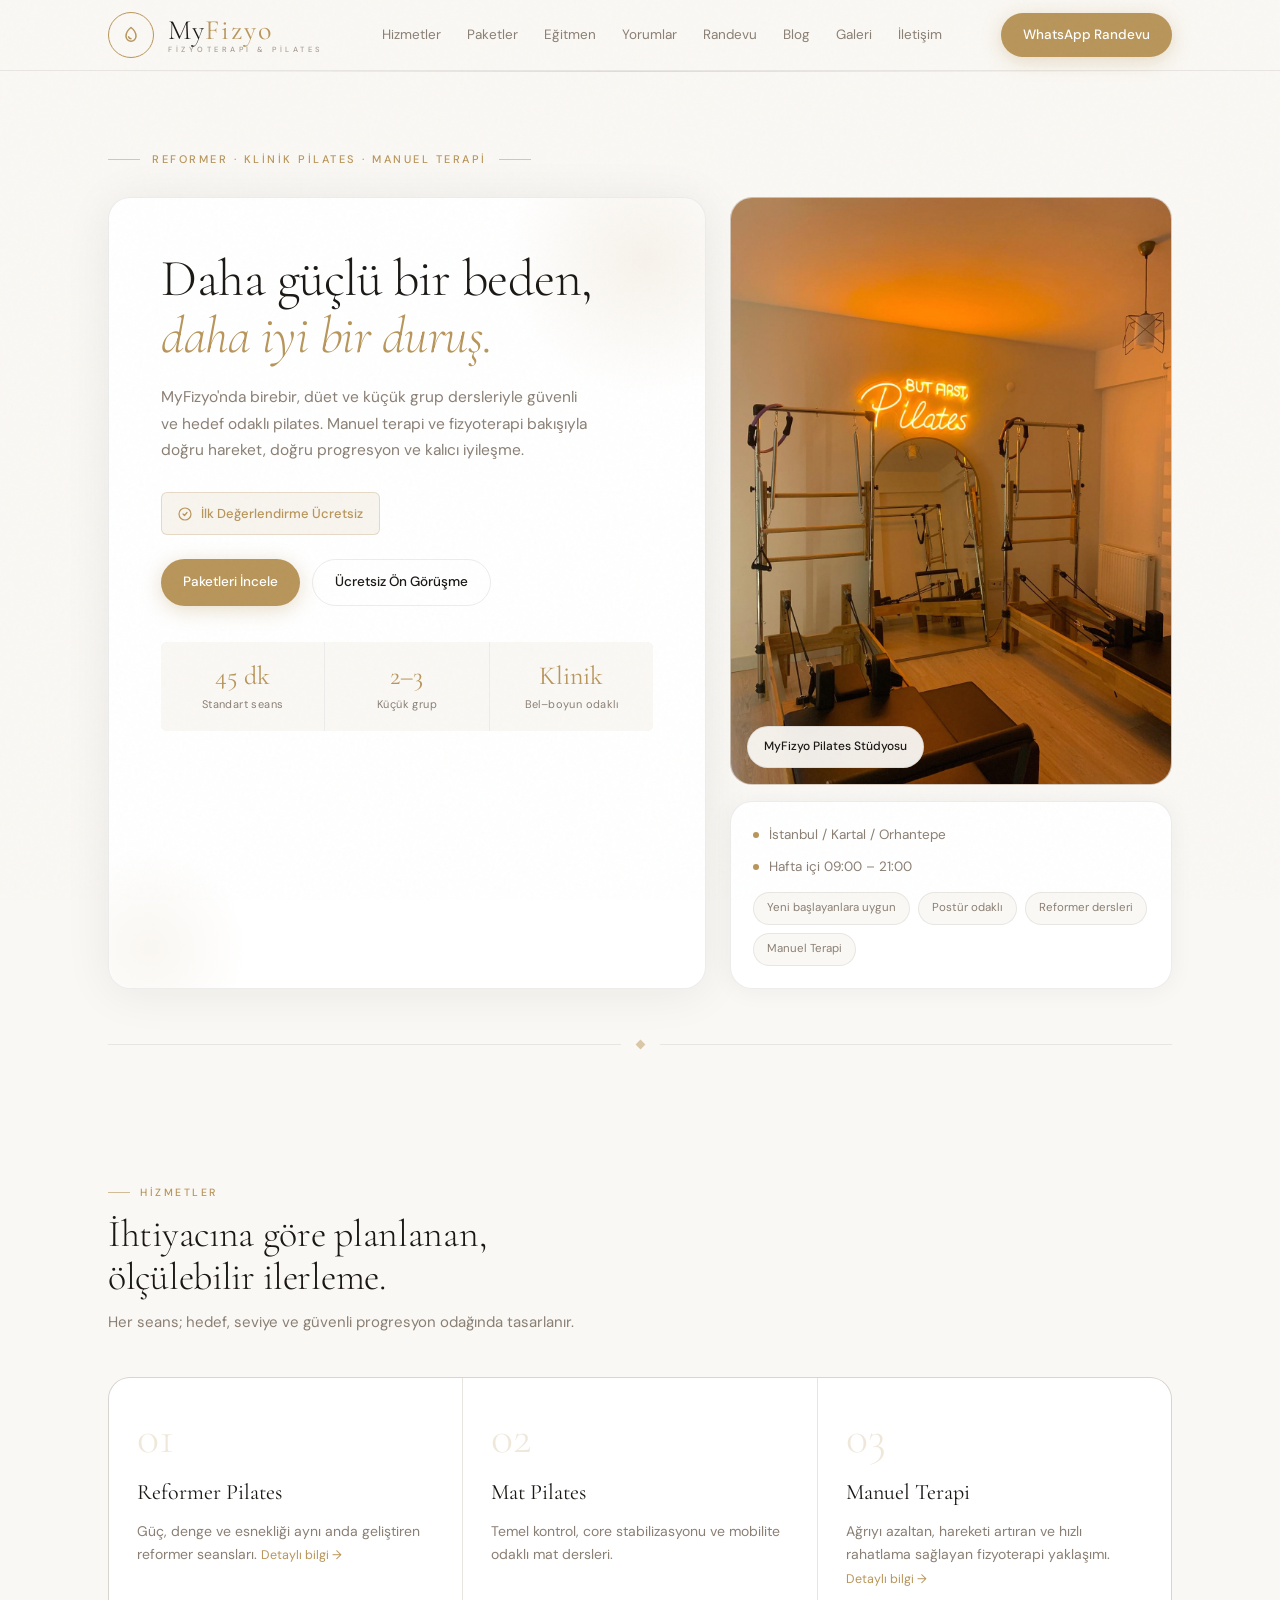
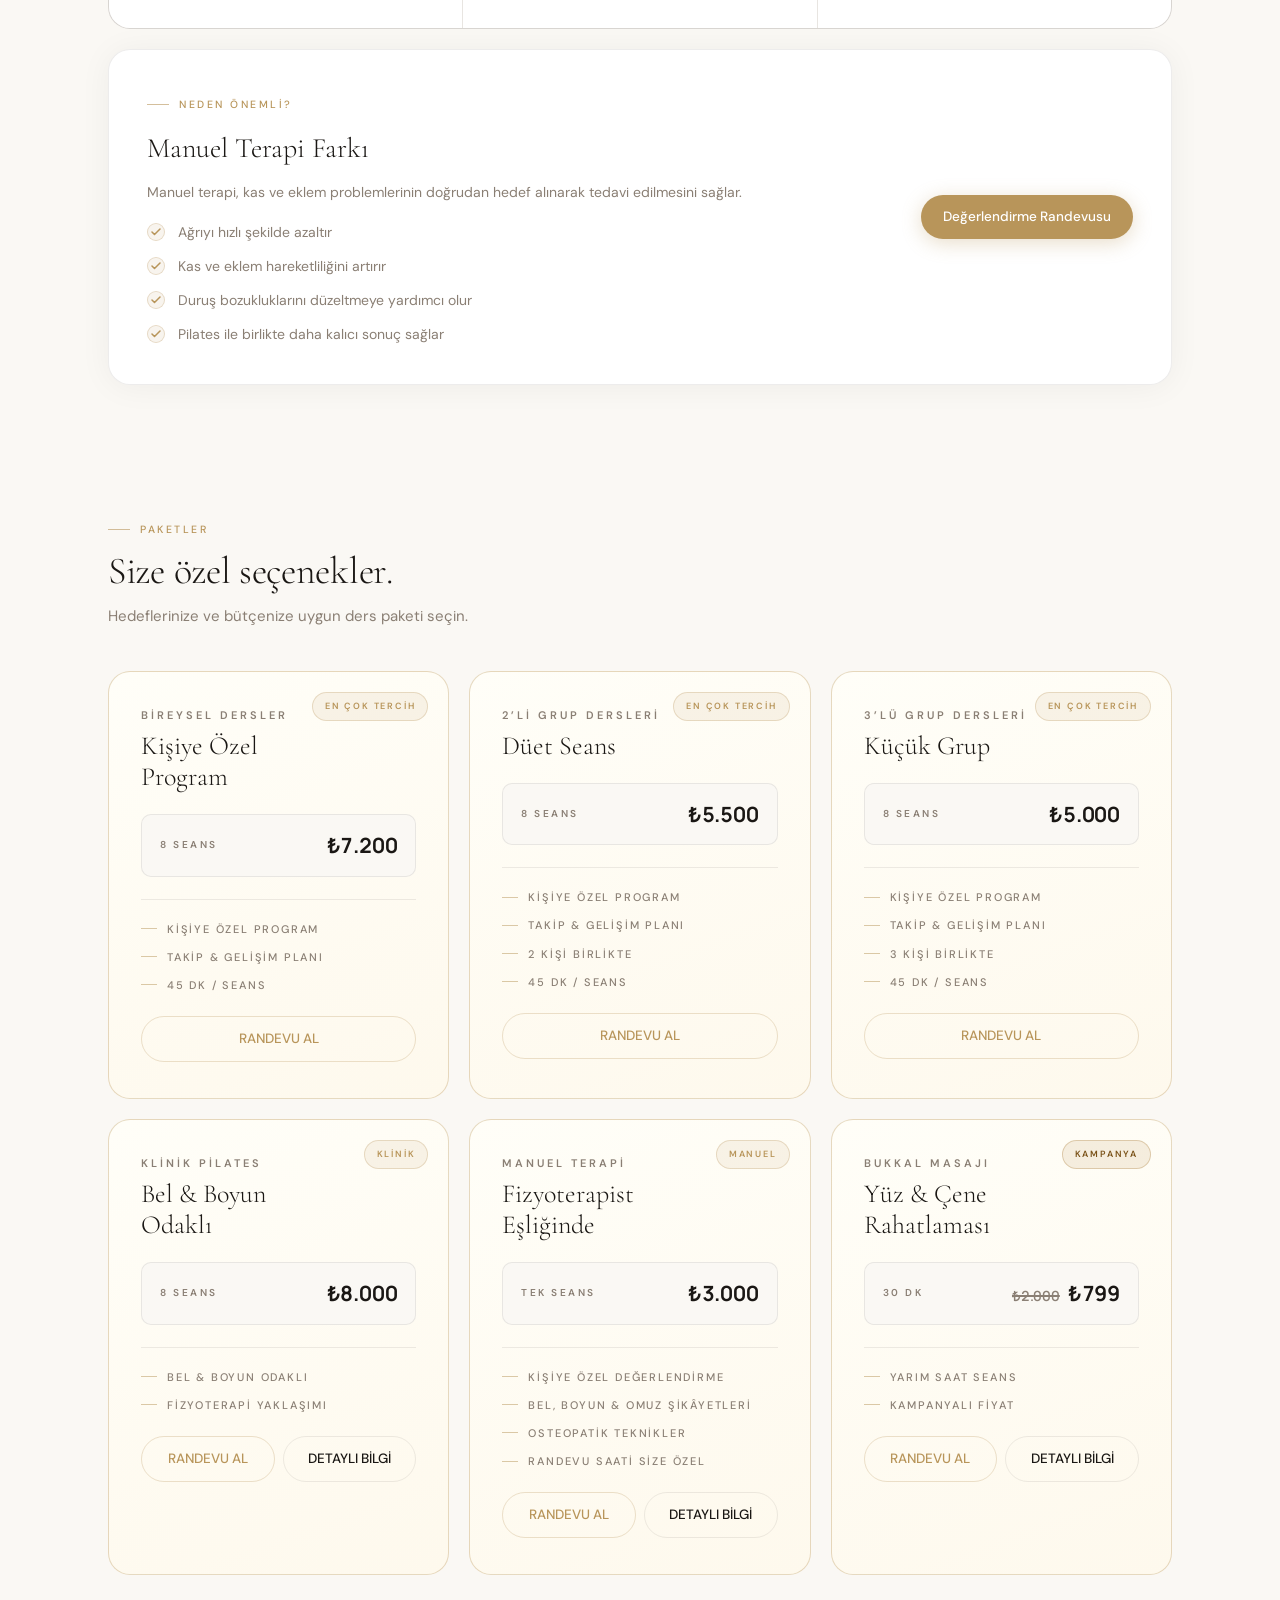
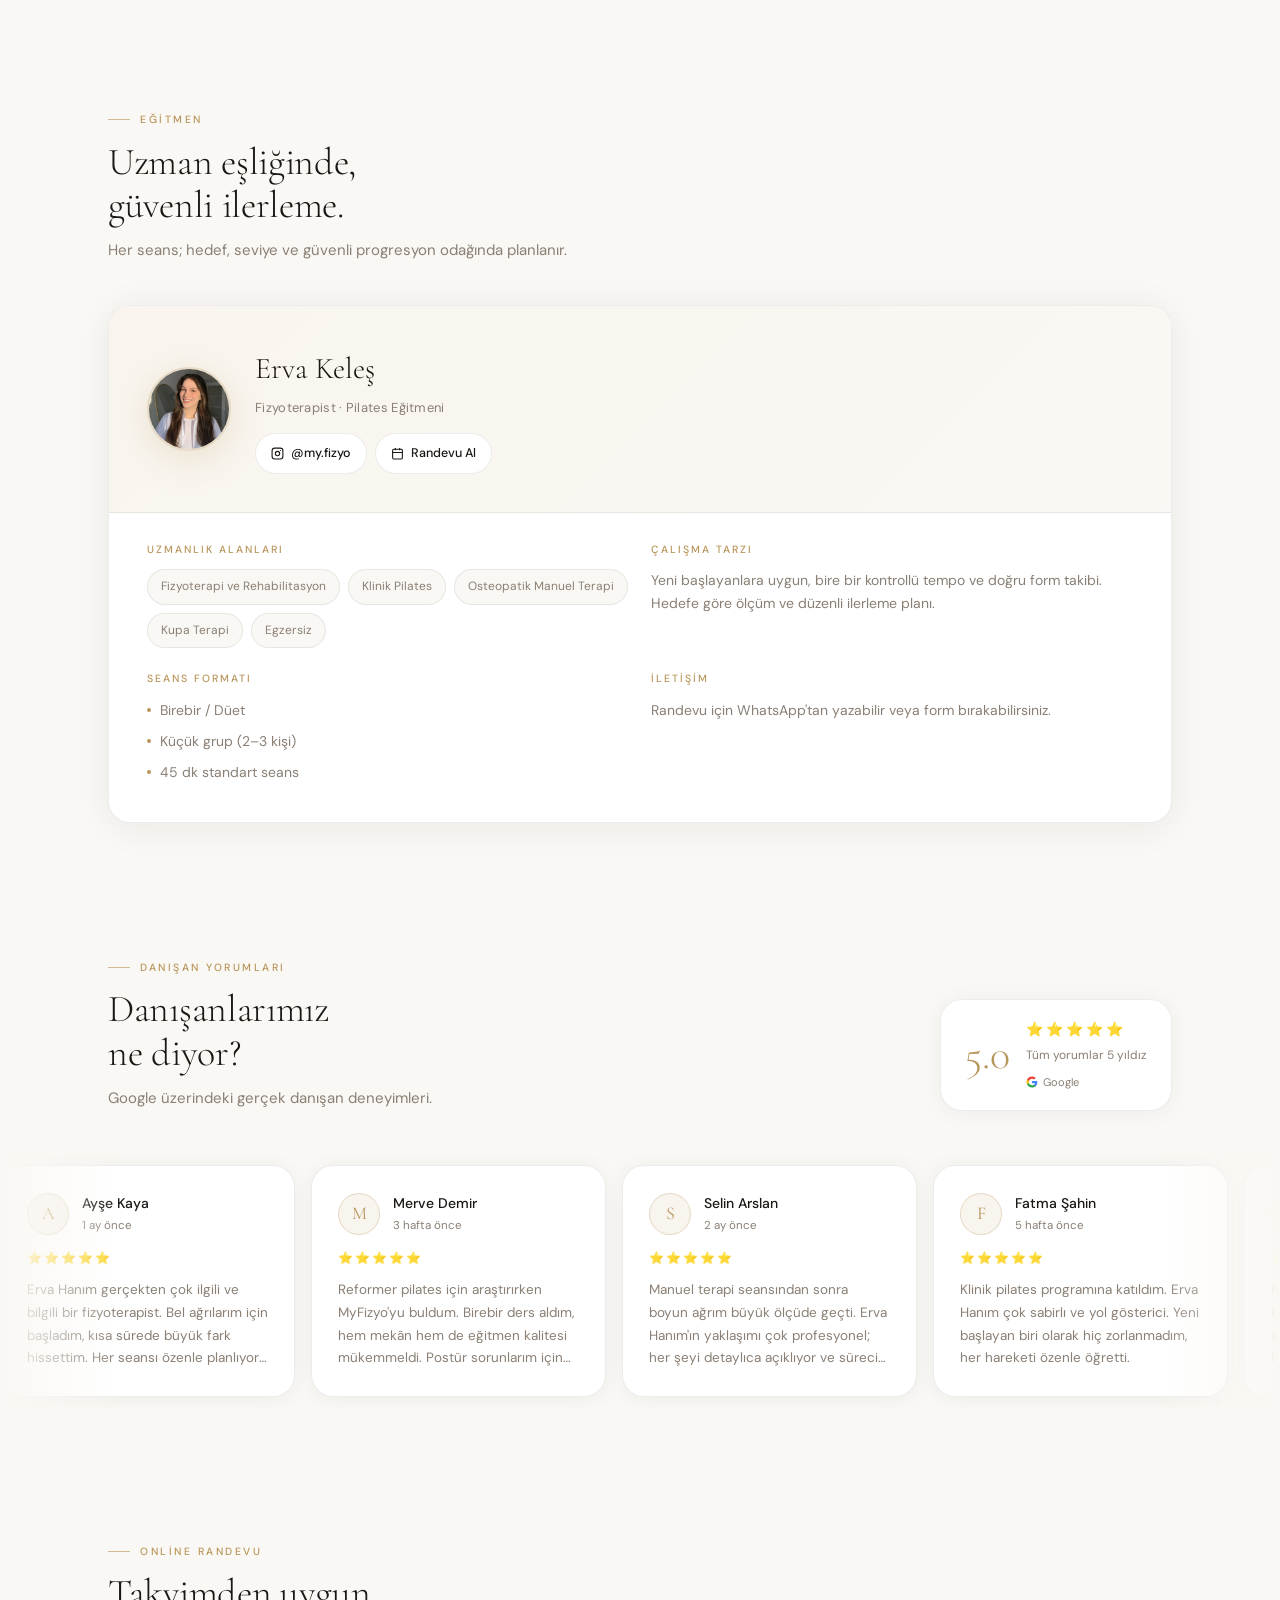
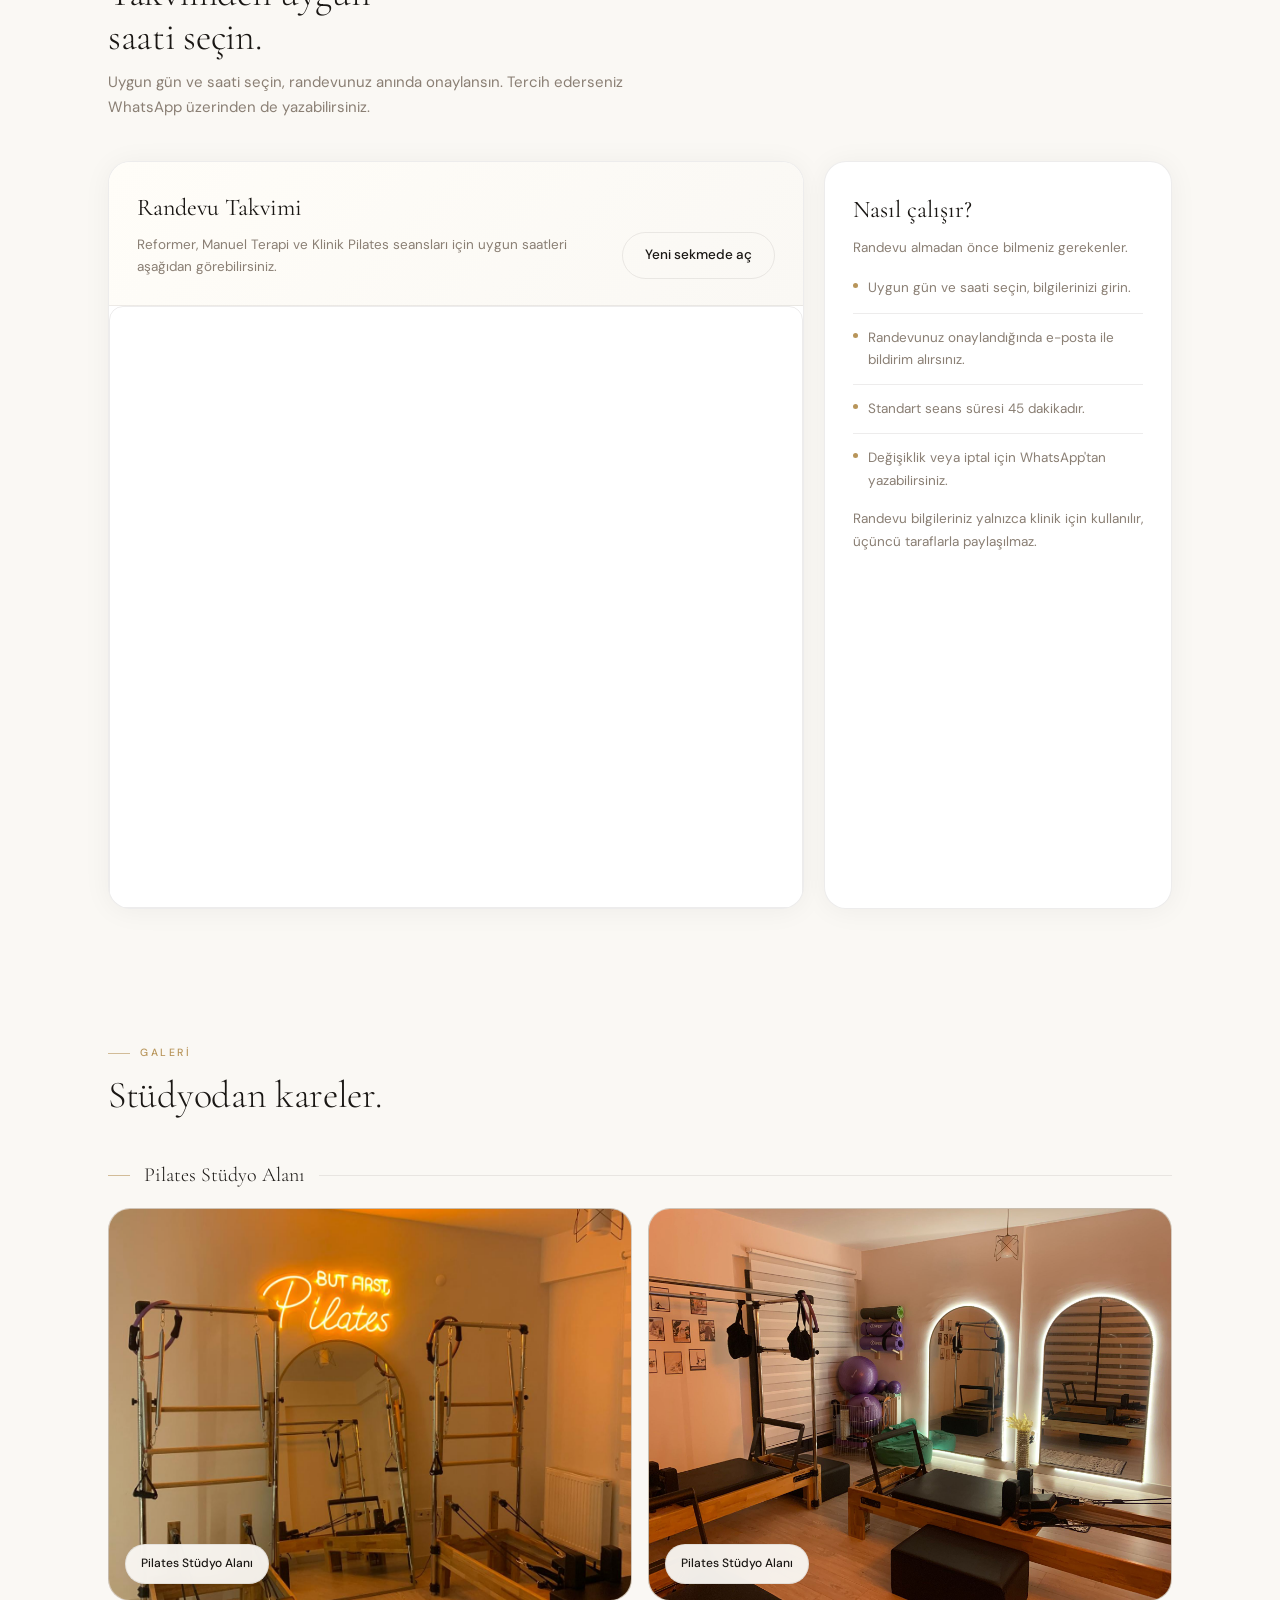
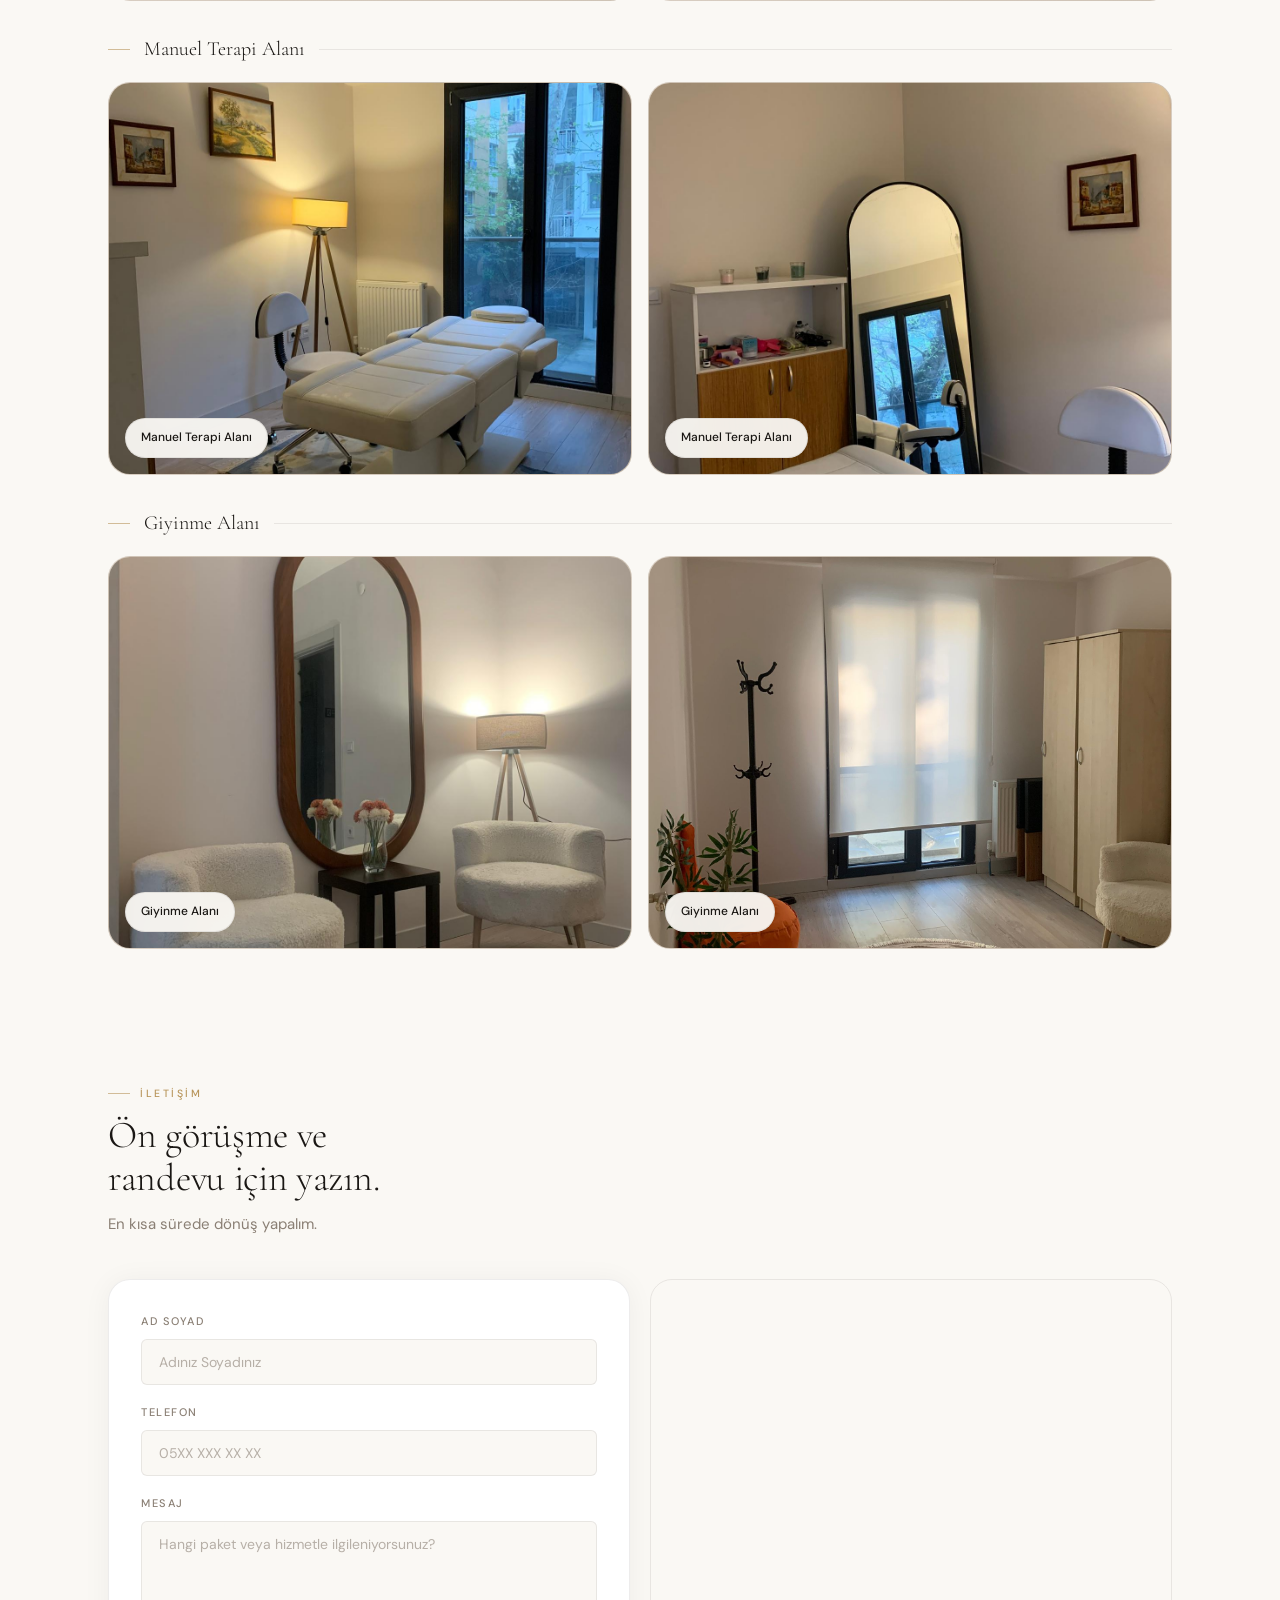
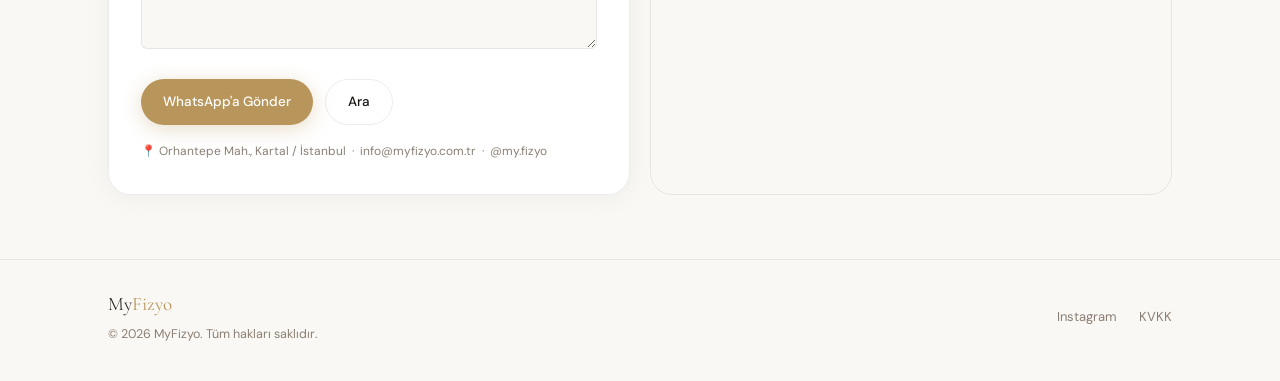
<file: index.html>
<!doctype html>
<html lang="tr">
<head>
  <meta charset="utf-8" />
  <meta name="viewport" content="width=device-width, initial-scale=1" />
  <meta name="description" content="MyFizyo | Fizyoterapi ve Pilates | Özel Sağlık Meslek Hizmet Birimi — Reformer &amp; Mat Pilates, Manuel Terapi, Klinik Pilates. İstanbul Kartal." />
  <title>MyFizyo | Fizyoterapi ve Pilates | Özel Sağlık Meslek Hizmet Birimi</title>
  <meta property="og:title" content="MyFizyo | Fizyoterapi ve Pilates | Özel Sağlık Meslek Hizmet Birimi" />
  <meta property="og:type" content="website" />
  <link rel="icon" href="/favicon.ico" sizes="any" />
  <link rel="icon" href="/favicon.png" type="image/png" />
  <link rel="apple-touch-icon" href="/apple-touch-icon.png" />
  <script type="application/ld+json">
  {
    "@context": "https://schema.org",
    "@type": "MedicalBusiness",
    "additionalType": ["https://schema.org/ExerciseGym", "https://schema.org/HealthClub"],
    "name": "MYFizyo - Pilates & Fizyoterapi",
    "alternateName": "MyFizyo",
    "description": "İstanbul Kartal Orhantepe'de fizyoterapist eşliğinde reformer pilates, klinik pilates, mat pilates, manuel terapi ve kişiye özel egzersiz hizmetleri sunan bir sağlık merkezi.",
    "url": "https://www.myfizyo.com.tr/",
    "image": "https://www.myfizyo.com.tr/studio.jpg",
    "logo": "https://www.myfizyo.com.tr/favicon.png",
    "telephone": "+905537141461",
    "priceRange": "₺₺",
    "address": {
      "@type": "PostalAddress",
      "streetAddress": "Orhantepe, Alperen Sk. No:1 Daire:7",
      "addressLocality": "Kartal",
      "addressRegion": "İstanbul",
      "postalCode": "34865",
      "addressCountry": "TR"
    },
    "geo": {
      "@type": "GeoCoordinates",
      "latitude": 40.904995,
      "longitude": 29.164578
    },
    "openingHoursSpecification": [
      {
        "@type": "OpeningHoursSpecification",
        "dayOfWeek": ["Monday", "Tuesday", "Wednesday", "Thursday", "Friday"],
        "opens": "09:00",
        "closes": "21:00"
      }
    ],
    "sameAs": [
      "https://instagram.com/my.fizyo"
    ],
    "aggregateRating": {
      "@type": "AggregateRating",
      "ratingValue": "5.0",
      "reviewCount": "31"
    },
    "hasOfferCatalog": {
      "@type": "OfferCatalog",
      "name": "MYFizyo Hizmetleri",
      "itemListElement": [
        { "@type": "Offer", "itemOffered": { "@type": "Service", "name": "Reformer Pilates" } },
        { "@type": "Offer", "itemOffered": { "@type": "Service", "name": "Mat Pilates" } },
        { "@type": "Offer", "itemOffered": { "@type": "Service", "name": "Klinik Pilates" } },
        { "@type": "Offer", "itemOffered": { "@type": "Service", "name": "Manuel Terapi" } },
        { "@type": "Offer", "price": "799", "priceCurrency": "TRY", "itemOffered": { "@type": "Service", "name": "Bukkal Masajı" } }
      ]
    }
  }
  </script>
  <link rel="preconnect" href="https://fonts.googleapis.com">
  <link rel="preconnect" href="https://fonts.gstatic.com" crossorigin>
  <link href="https://fonts.googleapis.com/css2?family=Cormorant+Garamond:ital,wght@0,300;0,400;0,600;1,300;1,400&family=DM+Sans:opsz,wght@9..40,300;9..40,400;9..40,500&family=Manrope:wght@600;700;800&display=swap" rel="stylesheet">
  <style>
    :root{--warm-white:#faf8f4;--ink:#1a1714;--muted:#8a7f74;--gold:#b8955a;--gold-light:#d4b07a;--gold-pale:rgba(184,149,90,.10);--gold-border:rgba(184,149,90,.28);--divider:rgba(26,23,20,.08);--card-bg:#fff;--radius-sm:6px;--radius:14px;--radius-lg:22px;--max:1160px;--serif:'Cormorant Garamond',Georgia,serif;--sans:'DM Sans',sans-serif}
    *,*::before,*::after{box-sizing:border-box;margin:0;padding:0}
    html{scroll-behavior:smooth}
    body{font-family:var(--sans);background:var(--warm-white);color:var(--ink);font-size:15px;line-height:1.65;overflow-x:hidden}
    body::before{content:'';position:fixed;inset:0;background-image:url("data:image/svg+xml,%3Csvg viewBox='0 0 256 256' xmlns='http://www.w3.org/2000/svg'%3E%3Cfilter id='n'%3E%3CfeTurbulence type='fractalNoise' baseFrequency='0.9' numOctaves='4' stitchTiles='stitch'/%3E%3C/filter%3E%3Crect width='100%25' height='100%25' filter='url(%23n)' opacity='0.025'/%3E%3C/svg%3E");pointer-events:none;z-index:9999}
    .container{max-width:var(--max);margin:0 auto;padding:0 48px}
    @media(max-width:768px){.container{padding:0 20px}}
    .reveal{opacity:0;transform:translateY(32px);transition:opacity .75s cubic-bezier(.22,1,.36,1),transform .75s cubic-bezier(.22,1,.36,1)}
    .reveal.visible{opacity:1;transform:translateY(0)}
    .reveal-delay-1{transition-delay:.1s}
    .reveal-delay-2{transition-delay:.2s}
    .reveal-delay-3{transition-delay:.3s}
    @keyframes fadeUp{from{opacity:0;transform:translateY(28px)}to{opacity:1;transform:translateY(0)}}
    @keyframes fadeIn{from{opacity:0}to{opacity:1}}
    @keyframes shimmer{0%{left:-80%}100%{left:130%}}
    @keyframes floatY{0%,100%{transform:translateY(0)}50%{transform:translateY(-8px)}}
    @keyframes pulseGold{0%,100%{box-shadow:0 0 0 0 rgba(184,149,90,.35)}50%{box-shadow:0 0 0 10px rgba(184,149,90,0)}}
    @keyframes rotateSpin{from{transform:rotate(45deg)}to{transform:rotate(405deg)}}
    @keyframes slideTrack{0%{transform:translateX(0)}100%{transform:translateX(-50%)}}
    @keyframes scaleIn{from{opacity:0;transform:scale(.97)}to{opacity:1;transform:scale(1)}}
    @keyframes breathe{0%,100%{opacity:.6;transform:scale(1)}50%{opacity:1;transform:scale(1.05)}}
    .hero-eyebrow{animation:fadeIn 1.1s ease both}
    .hero-left{animation:fadeUp 1s cubic-bezier(.22,1,.36,1) .12s both}
    .hero-right{animation:fadeUp 1s cubic-bezier(.22,1,.36,1) .3s both}
    .logo-icon{animation:pulseGold 3.5s ease-in-out infinite}
    .media-card img{animation:floatY 8s ease-in-out infinite}
 
    /* SPLASH */
    #splash{position:fixed;inset:0;z-index:99998;background:#faf8f4;display:flex;flex-direction:column;align-items:center;justify-content:center;pointer-events:none}
    #splash.hide{animation:splashOut .75s cubic-bezier(.22,1,.36,1) .15s both}
    @keyframes splashOut{0%{opacity:1;transform:scale(1)}100%{opacity:0;transform:scale(1.03)}}
    .spl-wrap{display:flex;flex-direction:column;align-items:center;gap:20px;animation:splashIn .9s cubic-bezier(.22,1,.36,1) .1s both}
    @keyframes splashIn{from{opacity:0;transform:translateY(22px) scale(.95)}to{opacity:1;transform:translateY(0) scale(1)}}
    .spl-icon{width:96px;height:96px;border:1.5px solid var(--gold);border-radius:50%;display:flex;align-items:center;justify-content:center;animation:splPulse 2.2s ease-in-out infinite}
    @keyframes splPulse{0%,100%{box-shadow:0 0 0 0 rgba(184,149,90,.4)}50%{box-shadow:0 0 0 16px rgba(184,149,90,0)}}
    .spl-icon svg{width:44px;height:44px}
    .spl-text{display:flex;flex-direction:column;align-items:center;gap:6px}
    .spl-name{font-family:var(--serif);font-size:54px;font-weight:300;letter-spacing:4px;color:var(--ink);line-height:1}
    .spl-name .sg{color:var(--gold);font-weight:400}
    .spl-sub{font-family:var(--sans);font-size:10px;font-weight:500;letter-spacing:5px;text-transform:uppercase;color:var(--muted);opacity:.75}
    .spl-line{height:1px;background:var(--gold);opacity:.35;animation:splLine .9s cubic-bezier(.22,1,.36,1) .55s both}
    @keyframes splLine{from{width:0}to{width:160px}}
    .spl-bar{width:48px;height:1px;background:var(--divider);position:relative;overflow:hidden;animation:splashIn .9s cubic-bezier(.22,1,.36,1) .3s both}
    .spl-bar::after{content:'';position:absolute;inset:0;background:var(--gold);animation:splBar 1.6s cubic-bezier(.22,1,.36,1) .45s both}
    @keyframes splBar{from{transform:translateX(-100%)}to{transform:translateX(0)}}
 
    /* HEADER */
    .topbar{position:sticky;top:0;z-index:1000;background:rgba(250,248,244,.96);backdrop-filter:blur(24px);-webkit-backdrop-filter:blur(24px);border-bottom:1px solid var(--divider);transition:box-shadow .3s}
    .topbar.scrolled{box-shadow:0 4px 32px rgba(26,23,20,.08)}
    .topbar-inner{display:flex;align-items:center;justify-content:space-between;padding:12px 48px;max-width:var(--max);margin:0 auto;gap:16px}
 
    /* LOGO */
    .brand{text-decoration:none;display:flex;align-items:center;gap:14px;flex-shrink:0}
    .logo-icon{width:46px;height:46px;border:1.5px solid var(--gold);border-radius:50%;display:flex;align-items:center;justify-content:center;flex-shrink:0;transition:transform .45s cubic-bezier(.22,1,.36,1),box-shadow .45s;position:relative}
    .logo-icon::after{content:'';position:absolute;inset:-4px;border-radius:50%;border:1px solid rgba(184,149,90,.2);transition:inset .35s,opacity .35s;opacity:0}
    .brand:hover .logo-icon{transform:rotate(18deg) scale(1.1);box-shadow:0 6px 24px rgba(184,149,90,.3)}
    .brand:hover .logo-icon::after{inset:-8px;opacity:1}
    .logo-icon svg{width:20px;height:20px}
    .logo-tw{display:flex;flex-direction:column;gap:2px}
    .logo-nm{font-family:var(--serif);font-size:28px;font-weight:300;letter-spacing:1px;color:var(--ink);transition:color .2s;line-height:1}
    .logo-nm .lg{color:var(--gold);font-weight:400;letter-spacing:2px}
    .brand:hover .logo-nm{color:var(--gold)}
    .logo-tg{font-family:var(--sans);font-size:7.5px;font-weight:500;letter-spacing:3.5px;text-transform:uppercase;color:var(--muted);opacity:.75;line-height:1}
 
    /* NAV */
    nav{display:flex;gap:2px;align-items:center}
    nav a{color:var(--muted);font-size:13.5px;padding:7px 12px;border-radius:999px;text-decoration:none;transition:color .2s,background .2s;position:relative}
    nav a:hover{color:var(--ink);background:var(--gold-pale)}
    nav a::after{content:'';position:absolute;bottom:4px;left:12px;right:12px;height:1px;background:var(--gold);transform:scaleX(0);transition:transform .25s cubic-bezier(.22,1,.36,1);transform-origin:left}
    nav a:hover::after{transform:scaleX(1)}
 
    /* BUTTONS */
    .btn{display:inline-flex;align-items:center;justify-content:center;gap:8px;padding:11px 22px;border-radius:999px;font-family:var(--sans);font-size:13.5px;font-weight:500;text-decoration:none;cursor:pointer;border:none;transition:all .28s cubic-bezier(.22,1,.36,1);white-space:nowrap}
    .btn-gold{background:var(--gold);color:#fff;box-shadow:0 4px 20px rgba(184,149,90,.32)}
    .btn-gold:hover{background:var(--gold-light);box-shadow:0 8px 36px rgba(184,149,90,.48);transform:translateY(-2px)}
    .btn-outline{background:transparent;color:var(--ink);border:1px solid var(--divider)}
    .btn-outline:hover{border-color:var(--gold-border);background:var(--gold-pale);transform:translateY(-1px)}
    .btn-ghost{background:transparent;color:var(--gold);border:1.5px solid var(--gold-border)}
    .btn-ghost:hover{background:var(--gold-pale);transform:translateY(-1px)}
 
    /* MOBILE MENU */
    .menu-toggle{display:none;width:44px;height:44px;background:var(--card-bg);border:1px solid var(--gold-border);border-radius:14px;align-items:center;justify-content:center;cursor:pointer;color:var(--ink);flex-shrink:0;z-index:1003;position:relative;box-shadow:0 2px 16px rgba(184,149,90,.15);transition:background .2s,border-color .2s}
    .menu-toggle:hover{background:var(--gold-pale);border-color:var(--gold)}
    .menu-toggle svg{display:block;transition:transform .3s}
    #menuOverlay{position:fixed;inset:0;background:rgba(26,23,20,.5);opacity:0;visibility:hidden;transition:opacity .35s ease,visibility .35s ease;z-index:1001;backdrop-filter:blur(2px);-webkit-backdrop-filter:blur(2px)}
    #menuOverlay.active{opacity:1;visibility:visible}
    .desktop-wa{flex-shrink:0}
    .nav-wa-mobile{display:none}
    @media(max-width:900px){
      .topbar-inner{padding:12px 20px}
      .menu-toggle{display:flex}
      .desktop-wa{display:none}
      nav{position:fixed;top:0;left:-100%;width:280px;height:100dvh;background:var(--warm-white);flex-direction:column;align-items:flex-start;padding:80px 20px 40px;gap:4px;transition:left .35s cubic-bezier(.22,1,.36,1);z-index:1002;border-right:1px solid var(--divider);overflow-y:auto;box-shadow:none}
      nav.active{left:0;box-shadow:8px 0 48px rgba(26,23,20,.16)}
      nav a{font-size:16px;width:100%;padding:12px 16px;border-radius:14px;color:var(--ink)}
      nav a:hover{background:var(--gold-pale);color:var(--gold)}
      nav a::after{display:none}
      .nav-wa-mobile{display:flex !important;margin-top:20px;width:100%;justify-content:center}
    }
 
    /* HERO */
    .hero{padding:72px 0 52px;position:relative}
    .hero::before{content:'';position:absolute;left:0;right:0;top:0;height:1px;background:linear-gradient(90deg,transparent,rgba(184,149,90,.3),transparent);animation:lineShimmer 4s ease-in-out infinite}
    @keyframes lineShimmer{0%,100%{opacity:0}50%{opacity:1}}
    .hero-eyebrow{display:inline-flex;align-items:center;gap:12px;font-size:11px;font-weight:500;letter-spacing:2.5px;text-transform:uppercase;color:var(--gold);margin-bottom:28px}
    .hero-eyebrow::before,.hero-eyebrow::after{content:'';display:block;width:32px;height:1px;background:var(--gold);opacity:.5}
    .hero-grid{display:grid;grid-template-columns:1.15fr .85fr;gap:24px;align-items:stretch}
    .hero-left{padding:52px;background:var(--card-bg);border-radius:var(--radius-lg);border:1px solid var(--divider);box-shadow:0 4px 48px rgba(26,23,20,.07);position:relative;overflow:hidden}
    .hero-left::before{content:'';position:absolute;top:-80px;right:-80px;width:280px;height:280px;background:radial-gradient(circle,rgba(184,149,90,.12) 0%,transparent 70%);border-radius:50%;animation:breathe 6s ease-in-out infinite}
    .hero-left::after{content:'';position:absolute;bottom:-60px;left:-60px;width:200px;height:200px;background:radial-gradient(circle,rgba(184,149,90,.08) 0%,transparent 70%);border-radius:50%;animation:breathe 8s ease-in-out infinite 2s}
    h1{font-family:var(--serif);font-size:52px;font-weight:300;line-height:1.1;letter-spacing:-.5px;color:var(--ink);margin:0 0 20px;position:relative;z-index:1}
    h1 em{font-style:italic;color:var(--gold)}
    .hero-lead{color:var(--muted);font-size:15.5px;line-height:1.72;margin-bottom:28px;max-width:430px;position:relative;z-index:1}
    .free-badge{display:inline-flex;align-items:center;gap:9px;background:var(--gold-pale);border:1px solid var(--gold-border);color:var(--gold);padding:10px 16px;border-radius:var(--radius-sm);font-size:13px;font-weight:500;margin-bottom:24px;position:relative;overflow:hidden;z-index:1}
    .free-badge::after{content:'';position:absolute;top:0;left:-80%;width:50%;height:100%;background:linear-gradient(90deg,transparent,rgba(255,255,255,.55),transparent);animation:shimmer 3s ease-in-out infinite}
    .hero-actions{display:flex;gap:12px;flex-wrap:wrap;position:relative;z-index:1}
    .hero-stats{display:grid;grid-template-columns:repeat(3,1fr);gap:1px;margin-top:36px;background:var(--divider);border-radius:var(--radius-sm);overflow:hidden}
    .stat{background:var(--warm-white);padding:18px;text-align:center;transition:background .25s}
    .stat:hover{background:var(--gold-pale)}
    .stat-num{font-family:var(--serif);font-size:26px;font-weight:400;color:var(--gold);display:block;line-height:1.2}
    .stat-label{font-size:11px;color:var(--muted);letter-spacing:.4px;display:block;margin-top:4px}
    .hero-right{display:flex;flex-direction:column;gap:16px}
    .media-card{flex:1;border-radius:var(--radius-lg);overflow:hidden;position:relative;min-height:280px;background:linear-gradient(145deg,#e8ddd0,#d4c9b8);border:1px solid var(--divider)}
    .media-card img{width:100%;height:100%;object-fit:cover;display:block;transition:transform .7s}
    .media-card:hover img{transform:scale(1.05);animation:none}
    .media-caption{position:absolute;bottom:16px;left:16px;background:rgba(250,248,244,.95);backdrop-filter:blur(12px);padding:10px 16px;border-radius:999px;font-size:12px;font-weight:500;color:var(--ink);border:1px solid var(--divider)}
    .info-card{background:var(--card-bg);border:1px solid var(--divider);border-radius:var(--radius-lg);padding:22px;box-shadow:0 2px 24px rgba(26,23,20,.05)}
    .info-row{display:flex;align-items:center;gap:10px;font-size:13.5px;color:var(--muted)}
    .info-dot{width:6px;height:6px;border-radius:50%;background:var(--gold);flex-shrink:0}
    .pills-row{display:flex;gap:8px;flex-wrap:wrap;margin-top:14px}
    .pill{font-size:11.5px;color:var(--muted);padding:6px 13px;border-radius:999px;border:1px solid var(--divider);background:var(--warm-white);transition:all .2s;cursor:default}
    .pill:hover{border-color:var(--gold-border);color:var(--gold);background:var(--gold-pale)}
 
    /* SECTIONS */
    section{padding:64px 0}
    .section-label{display:inline-flex;align-items:center;gap:10px;font-size:10.5px;font-weight:500;letter-spacing:2.5px;text-transform:uppercase;color:var(--gold);margin-bottom:12px}
    .section-label::before{content:'';display:block;width:22px;height:1px;background:var(--gold);opacity:.6}
    .section-title-group{margin-bottom:42px}
    .section-title-group h2{font-family:var(--serif);font-size:38px;font-weight:300;letter-spacing:-.3px;color:var(--ink);line-height:1.14}
    .section-title-group p{color:var(--muted);font-size:15px;margin-top:11px;max-width:520px}
    .ornament{display:flex;align-items:center;gap:16px;margin:0 0 64px}
    .ornament-line{flex:1;height:1px;background:var(--divider)}
    .ornament-diamond{width:7px;height:7px;background:var(--gold);transform:rotate(45deg);opacity:.5;animation:rotateSpin 9s linear infinite}
 
    /* SERVICES */
    .services-grid{display:grid;grid-template-columns:repeat(3,1fr);gap:1px;background:var(--divider);border:1px solid var(--divider);border-radius:var(--radius-lg);overflow:hidden}
    .service-item{background:var(--card-bg);padding:36px 28px;transition:background .3s,border-color .3s;border-bottom:2px solid transparent;cursor:default}
    .service-item:hover{background:var(--gold-pale);border-bottom-color:var(--gold)}
    .service-item:hover .service-num{opacity:.6}
    .service-num{font-family:var(--serif);font-size:46px;font-weight:300;color:var(--gold);opacity:.22;line-height:1;margin-bottom:14px;transition:opacity .3s}
    .service-item h3{font-family:var(--serif);font-size:22px;font-weight:400;color:var(--ink);margin-bottom:9px}
    .service-item p{color:var(--muted);font-size:14px;line-height:1.68}
    .highlight-card{margin-top:20px;background:var(--card-bg);border:1px solid var(--divider);border-radius:var(--radius-lg);padding:38px;display:grid;grid-template-columns:1fr auto;gap:36px;align-items:center;box-shadow:0 2px 32px rgba(26,23,20,.05);transition:box-shadow .3s}
    .highlight-card:hover{box-shadow:0 10px 56px rgba(26,23,20,.1)}
    .highlight-card h3{font-family:var(--serif);font-size:28px;font-weight:300;margin-bottom:10px}
    .benefits-list{list-style:none;display:flex;flex-direction:column;gap:11px;margin-top:16px}
    .benefits-list li{display:flex;align-items:center;gap:13px;font-size:14px;color:var(--muted)}
    .benefits-list li::before{content:'';width:18px;height:18px;border-radius:50%;background:var(--gold-pale);border:1px solid var(--gold-border);flex-shrink:0;background-image:url("data:image/svg+xml,%3Csvg width='10' height='8' viewBox='0 0 10 8' fill='none' xmlns='http://www.w3.org/2000/svg'%3E%3Cpath d='M1 4L3.5 6.5L9 1' stroke='%23b8955a' stroke-width='1.5' stroke-linecap='round' stroke-linejoin='round'/%3E%3C/svg%3E");background-repeat:no-repeat;background-position:center}
 
    /* PRICING */
    .pricing-grid-3{display:grid;grid-template-columns:repeat(3,1fr);gap:20px}
    .pricing-grid-2{display:grid;grid-template-columns:repeat(2,1fr);gap:20px;margin-top:20px}
    .price-card{background:var(--card-bg);border:1px solid var(--divider);border-radius:var(--radius-lg);padding:36px 32px;position:relative;transition:box-shadow .35s,transform .35s}
    .price-card:hover{box-shadow:0 22px 64px rgba(26,23,20,.13);transform:translateY(-6px)}
    .price-card.featured{border-color:var(--gold);background:linear-gradient(160deg,#fffdf8,#fdf9ee)}
    .price-card.special{border-color:rgba(184,149,90,.35);background:linear-gradient(160deg,#fffef8,#fef9ed)}
    .price-tag{position:absolute;top:20px;right:20px;font-size:9px;font-weight:600;letter-spacing:1.8px;text-transform:uppercase;color:var(--gold);background:var(--gold-pale);border:1px solid var(--gold-border);padding:6px 12px;border-radius:999px}
    .price-tag.new-tag{background:rgba(184,149,90,.15);color:#7a5218;border-color:rgba(184,149,90,.4)}
    /* Kart başlığı */
    .price-card h3{font-family:var(--sans);font-size:11px;font-weight:600;letter-spacing:3px;text-transform:uppercase;color:var(--muted);margin-bottom:22px;padding-right:96px;line-height:1.4}
    .price-card h3 .card-title-sub{display:block;font-family:var(--serif);font-size:26px;font-weight:300;letter-spacing:0;text-transform:none;color:var(--ink);margin-top:6px;line-height:1.2}
    /* Tier satırları */
    .price-tiers{display:flex;flex-direction:column;gap:8px;margin-bottom:22px}
    .price-tier{display:flex;justify-content:space-between;align-items:center;padding:13px 18px;border-radius:10px;background:var(--warm-white);border:1px solid var(--divider);transition:background .22s,border-color .22s,transform .22s}
    .price-tier:hover{background:var(--gold-pale);border-color:var(--gold-border);transform:translateX(4px)}
    .price-tier-label{font-family:var(--sans);font-size:10px;font-weight:600;letter-spacing:2.5px;text-transform:uppercase;color:var(--muted)}
    .price-tier-amount{font-family:'Manrope',var(--sans);font-size:21px;font-weight:700;color:var(--ink);letter-spacing:-.2px;font-variant-numeric:lining-nums tabular-nums;white-space:nowrap}
    .price-tier-note{display:block;font-size:10px;font-weight:500;letter-spacing:1.4px;color:var(--gold);margin-top:2px}
    /* Alt divider ve features */
    .price-divider{height:1px;background:var(--divider);margin:20px 0}
    .price-features{list-style:none;display:flex;flex-direction:column;gap:10px}
    .price-features li{font-size:11px;font-weight:500;letter-spacing:1.8px;text-transform:uppercase;color:var(--muted);display:flex;align-items:center;gap:10px}
    .price-features li::before{content:'';width:16px;height:1px;background:var(--gold);opacity:.5;flex-shrink:0}
 
    /* TRAINER */
    .trainer-card{background:var(--card-bg);border:1px solid var(--divider);border-radius:var(--radius-lg);overflow:hidden;box-shadow:0 4px 36px rgba(26,23,20,.07)}
    .trainer-header{padding:38px;background:linear-gradient(135deg,#f9f5ee,var(--warm-white));border-bottom:1px solid var(--divider);display:flex;align-items:center;gap:24px;flex-wrap:wrap}
    .trainer-avatar{width:84px;height:84px;border-radius:50%;object-fit:cover;border:2px solid var(--gold-border);box-shadow:0 8px 36px rgba(184,149,90,.22);flex-shrink:0;transition:transform .45s,box-shadow .45s}
    .trainer-avatar:hover{transform:scale(1.07);box-shadow:0 14px 44px rgba(184,149,90,.35)}
    .trainer-name{font-family:var(--serif);font-size:30px;font-weight:300;color:var(--ink);margin-bottom:4px}
    .trainer-role{font-size:13px;color:var(--muted);letter-spacing:.3px;margin-bottom:14px}
    .trainer-links{display:flex;gap:8px;flex-wrap:wrap}
    .link-pill{display:inline-flex;align-items:center;gap:7px;font-size:12.5px;font-weight:500;padding:9px 15px;border-radius:999px;border:1px solid var(--divider);background:var(--card-bg);color:var(--ink);text-decoration:none;transition:all .22s}
    .link-pill:hover{border-color:var(--gold-border);background:var(--gold-pale);color:var(--gold);transform:translateY(-1px)}
    .trainer-body{padding:28px 38px 38px;display:grid;grid-template-columns:repeat(2,1fr);gap:22px}
    .trainer-block h4{font-size:10.5px;font-weight:500;letter-spacing:2px;text-transform:uppercase;color:var(--gold);margin-bottom:11px}
    .trainer-block p{font-size:14px;color:var(--muted);line-height:1.68}
    .chips{display:flex;gap:8px;flex-wrap:wrap}
    .chip{font-size:12px;padding:7px 13px;border-radius:999px;border:1px solid var(--divider);background:var(--warm-white);color:var(--muted);transition:all .22s;cursor:default}
    .chip:hover{border-color:var(--gold-border);color:var(--gold);background:var(--gold-pale)}
    .mini-list{list-style:none;display:flex;flex-direction:column;gap:8px}
    .mini-list li{font-size:14px;color:var(--muted);display:flex;align-items:center;gap:9px}
    .mini-list li::before{content:'';width:4px;height:4px;border-radius:50%;background:var(--gold);flex-shrink:0}
 
    /* REVIEWS */
    .reviews-section{padding:64px 0;overflow:hidden}
    .reviews-header{display:flex;align-items:flex-end;justify-content:space-between;margin-bottom:44px;gap:20px;flex-wrap:wrap}
    .rating-badge{display:flex;align-items:center;gap:16px;background:var(--card-bg);border:1px solid var(--divider);border-radius:var(--radius-lg);padding:18px 24px;box-shadow:0 2px 24px rgba(26,23,20,.05);flex-shrink:0}
    .rating-num{font-family:var(--serif);font-size:42px;font-weight:300;color:var(--gold);line-height:1}
    .rating-meta{display:flex;flex-direction:column;gap:5px}
    .stars{display:flex;gap:3px}
    .star{font-size:14px}
    .rating-count{font-size:12px;color:var(--muted)}
    .google-badge{display:inline-flex;align-items:center;gap:5px;font-size:11px;color:var(--muted);margin-top:3px}
    .reviews-track-wrapper{position:relative;overflow:hidden;padding:10px 0}
    .reviews-track-wrapper::before,.reviews-track-wrapper::after{content:'';position:absolute;top:0;bottom:0;width:120px;z-index:2;pointer-events:none}
    .reviews-track-wrapper::before{left:0;background:linear-gradient(to right,var(--warm-white),transparent)}
    .reviews-track-wrapper::after{right:0;background:linear-gradient(to left,var(--warm-white),transparent)}
    .reviews-track{display:flex;gap:16px;animation:slideTrack 32s linear infinite;width:max-content}
    .reviews-track:hover{animation-play-state:paused}
    .review-card{background:var(--card-bg);border:1px solid var(--divider);border-radius:var(--radius-lg);padding:26px;width:295px;flex-shrink:0;box-shadow:0 2px 24px rgba(26,23,20,.05);transition:box-shadow .3s,transform .3s}
    .review-card:hover{box-shadow:0 10px 40px rgba(26,23,20,.12);transform:translateY(-4px)}
    .review-top{display:flex;align-items:center;gap:13px;margin-bottom:13px}
    .reviewer-avatar{width:42px;height:42px;border-radius:50%;flex-shrink:0;background:var(--gold-pale);border:1px solid var(--gold-border);display:flex;align-items:center;justify-content:center;font-family:var(--serif);font-size:18px;color:var(--gold)}
    .reviewer-info{flex:1;min-width:0}
    .reviewer-name{font-size:14px;font-weight:500;color:var(--ink);white-space:nowrap;overflow:hidden;text-overflow:ellipsis}
    .review-date{font-size:11.5px;color:var(--muted);margin-top:2px}
    .review-stars{display:flex;gap:2px;margin-bottom:11px}
    .review-star{font-size:12px}
    .review-text{font-size:13.5px;color:var(--muted);line-height:1.68;display:-webkit-box;-webkit-line-clamp:4;-webkit-box-orient:vertical;overflow:hidden}
 
    /* BOOKING */
    .booking-grid{display:grid;grid-template-columns:2fr 1fr;gap:20px}
    .booking-card{background:var(--card-bg);border:1px solid var(--divider);border-radius:var(--radius-lg);padding:28px;box-shadow:0 2px 28px rgba(26,23,20,.05)}
    .booking-card h3{font-family:var(--serif);font-size:24px;font-weight:400;color:var(--ink);margin-bottom:7px}
    .booking-card>p{color:var(--muted);font-size:13.5px;margin-bottom:18px}
    .booking-embed{border-radius:var(--radius);overflow:hidden;border:1px solid var(--divider)}
    .booking-embed iframe{width:100%;height:720px;border:0;display:block}
    .info-list{list-style:none;display:flex;flex-direction:column;gap:13px}
    .info-list li{font-size:13.5px;color:var(--muted);display:flex;align-items:flex-start;gap:10px;padding-bottom:13px;border-bottom:1px solid var(--divider)}
    .info-list li:last-child{border-bottom:none;padding-bottom:0}
    .info-list li::before{content:'';width:5px;height:5px;border-radius:50%;background:var(--gold);flex-shrink:0;margin-top:6px}
    .booking-card.booking-calendar-card{padding:0;overflow:hidden}
    .booking-panel-head{display:flex;align-items:flex-end;justify-content:space-between;gap:16px;padding:26px 28px;border-bottom:1px solid var(--divider);background:linear-gradient(135deg,#fffdf8,var(--warm-white))}
    .booking-panel-head h3{margin-bottom:6px}
    .booking-panel-head p{color:var(--muted);font-size:13.5px;line-height:1.65;max-width:540px}
    .week-switcher{display:flex;align-items:center;gap:8px;flex-shrink:0;background:var(--card-bg);border:1px solid var(--divider);border-radius:999px;padding:5px}
    .week-btn{width:38px;height:38px;border:0;border-radius:50%;background:var(--gold-pale);color:var(--gold);display:flex;align-items:center;justify-content:center;cursor:pointer;transition:background .2s,transform .2s}
    .week-btn:hover{background:var(--gold);color:#fff;transform:translateY(-1px)}
    .week-btn svg{width:17px;height:17px}
    .week-label{font-size:12.5px;font-weight:500;color:var(--ink);min-width:138px;text-align:center}
    .booking-system{padding:22px 28px 28px}
    .service-tabs{display:flex;gap:8px;flex-wrap:wrap;margin-bottom:18px}
    .service-tab{border:1px solid var(--divider);background:var(--warm-white);color:var(--muted);border-radius:999px;padding:9px 14px;font-size:12.5px;font-weight:500;cursor:pointer;transition:all .22s}
    .service-tab:hover{border-color:var(--gold-border);color:var(--gold);background:var(--gold-pale)}
    .service-tab.active{background:var(--ink);border-color:var(--ink);color:#fff}
    .appointment-days{display:grid;grid-template-columns:repeat(5,minmax(142px,1fr));gap:10px;overflow-x:auto;padding-bottom:4px}
    .appointment-day{min-width:142px;border:1px solid var(--divider);border-radius:var(--radius);overflow:hidden;background:var(--card-bg)}
    .appointment-day-head{padding:13px 14px;background:var(--ink);color:#fff}
    .appointment-day-head span{display:block;font-size:10.5px;letter-spacing:1.8px;text-transform:uppercase;color:rgba(255,255,255,.62);line-height:1.2}
    .appointment-day-head strong{display:block;font-family:var(--serif);font-size:28px;font-weight:300;line-height:1;margin-top:3px}
    .appointment-day-head small{display:block;color:rgba(255,255,255,.72);font-size:11.5px;margin-top:3px}
    .appointment-slots{display:grid;gap:7px;padding:10px}
    .slot-btn{border:1px solid transparent;border-radius:10px;background:rgba(184,149,90,.12);color:var(--ink);min-height:38px;padding:0 10px;display:flex;align-items:center;justify-content:space-between;gap:8px;font-size:13px;font-weight:500;cursor:pointer;transition:all .2s}
    .slot-btn span{font-size:10.5px;text-transform:uppercase;letter-spacing:1px;color:var(--gold)}
    .slot-btn:hover{border-color:var(--gold-border);transform:translateY(-1px);box-shadow:0 8px 22px rgba(26,23,20,.08)}
    .slot-btn.selected{background:var(--gold);color:#fff;box-shadow:0 12px 30px rgba(184,149,90,.28)}
    .slot-btn.selected span{color:#fff}
    .slot-btn.booked,.slot-btn:disabled{background:#f0ece5;color:var(--muted);cursor:not-allowed;opacity:.68;box-shadow:none;transform:none}
    .slot-btn.booked span{color:var(--muted)}
    .booking-summary{position:sticky;top:92px}
    .selected-box{border:1px solid var(--gold-border);background:var(--gold-pale);border-radius:var(--radius);padding:16px;margin-bottom:18px}
    .selected-box span{display:block;font-size:10.5px;font-weight:500;letter-spacing:1.8px;text-transform:uppercase;color:var(--gold);margin-bottom:6px}
    .selected-box strong{display:block;font-family:var(--serif);font-size:22px;font-weight:300;line-height:1.2;color:var(--ink)}
    .booking-form label{margin-top:13px}
    .booking-form label:first-of-type{margin-top:0}
    .booking-form select{width:100%;padding:13px 17px;border-radius:var(--radius-sm);border:1px solid var(--divider);background:var(--warm-white);color:var(--ink);font-family:var(--sans);font-size:14px;outline:none;transition:border-color .22s,box-shadow .22s}
    .booking-form select:focus{border-color:var(--gold);box-shadow:0 0 0 3px rgba(184,149,90,.12)}
    .booking-message{min-height:20px;margin-top:12px;color:#9a4a35;font-size:12.5px;font-weight:500}
    .booking-submit{width:100%;margin-top:12px}
    .booking-submit:disabled{opacity:.5;cursor:not-allowed;transform:none;box-shadow:none}
    .privacy-note{font-size:12px;color:var(--muted);line-height:1.7;margin-top:16px}
    .owner-lock{display:grid;place-items:center;min-height:380px;padding:36px;background:linear-gradient(135deg,#fffdf8,var(--warm-white))}
    .owner-lock.hidden,.owner-dashboard.hidden{display:none}
    .owner-lock-card{width:min(520px,100%);background:var(--card-bg);border:1px solid var(--divider);border-radius:var(--radius-lg);padding:32px;box-shadow:0 16px 54px rgba(26,23,20,.1)}
    .owner-lock-card h3{font-family:var(--serif);font-size:32px;font-weight:300;line-height:1.15;margin-bottom:10px}
    .owner-lock-card p{color:var(--muted);font-size:14px;line-height:1.7}
    .owner-lock-meta{display:grid;grid-template-columns:repeat(3,1fr);gap:8px;margin-top:20px}
    .owner-lock-meta span{display:block;border:1px solid var(--divider);background:var(--warm-white);border-radius:12px;padding:10px;color:var(--muted);font-size:11px;font-weight:500;text-align:center}
    .owner-pin-row{display:flex;gap:10px;margin-top:20px}
    .owner-pin-row input{height:46px}
    .owner-dashboard{padding:24px}
    .owner-toolbar{display:flex;justify-content:space-between;align-items:flex-start;gap:18px;flex-wrap:wrap;border-bottom:1px solid var(--divider);padding-bottom:20px;margin-bottom:18px}
    .owner-toolbar h3{font-family:var(--serif);font-size:30px;font-weight:300;line-height:1.1;margin-bottom:6px}
    .owner-toolbar p{color:var(--muted);font-size:13.5px;line-height:1.65;max-width:620px}
    .owner-actions{display:flex;gap:8px;flex-wrap:wrap;justify-content:flex-end}
    .owner-mini-btn{border:1px solid var(--divider);background:var(--warm-white);color:var(--muted);border-radius:999px;padding:10px 14px;font-size:12.5px;font-weight:500;cursor:pointer;transition:all .22s}
    .owner-mini-btn:hover{border-color:var(--gold-border);background:var(--gold-pale);color:var(--gold)}
    .owner-kpis{display:grid;grid-template-columns:repeat(4,1fr);gap:10px;margin-bottom:18px}
    .owner-kpi{background:var(--warm-white);border:1px solid var(--divider);border-radius:var(--radius);padding:14px}
    .owner-kpi span{display:block;font-size:10px;font-weight:500;letter-spacing:1.8px;text-transform:uppercase;color:var(--muted)}
    .owner-kpi strong{display:block;font-family:var(--serif);font-size:28px;font-weight:300;color:var(--ink);line-height:1.05;margin-top:6px}
    .owner-filterbar{display:grid;grid-template-columns:minmax(220px,1fr) 190px auto;gap:10px;align-items:center;margin-bottom:18px}
    .owner-search,.owner-filter{height:44px;border:1px solid var(--divider);border-radius:999px;background:var(--warm-white);color:var(--ink);font-family:var(--sans);font-size:13.5px;outline:none;transition:border-color .22s,box-shadow .22s}
    .owner-search{padding:0 17px}
    .owner-filter{padding:0 14px}
    .owner-search:focus,.owner-filter:focus{border-color:var(--gold);box-shadow:0 0 0 3px rgba(184,149,90,.12)}
    .owner-filter-note{display:inline-flex;align-items:center;justify-content:center;min-height:38px;padding:0 14px;border-radius:999px;background:var(--gold-pale);color:var(--gold);font-size:12px;font-weight:500;white-space:nowrap}
    .owner-packages{border:1px solid var(--divider);border-radius:var(--radius-lg);background:var(--warm-white);padding:16px;margin-bottom:18px}
    .owner-packages-head{display:flex;justify-content:space-between;align-items:flex-end;gap:12px;margin-bottom:12px}
    .owner-packages-head h3{font-family:var(--serif);font-size:25px;font-weight:300;margin:0}
    .owner-packages-head span{color:var(--muted);font-size:12px}
    .owner-package-grid{display:grid;grid-template-columns:repeat(3,minmax(0,1fr));gap:10px}
    .owner-package{border:1px solid var(--divider);border-left:4px solid var(--gold);border-radius:12px;background:var(--card-bg);padding:12px;min-width:0}
    .owner-package.warning{border-left-color:#c06a4c;background:#fff9f5}
    .owner-package strong,.owner-package span{display:block;overflow:hidden;text-overflow:ellipsis;white-space:nowrap}
    .owner-package strong{font-size:13.5px;color:var(--ink);margin-bottom:5px}
    .owner-package span{font-size:12px;color:var(--muted)}
    .owner-package .owner-package-end{font-weight:600;color:var(--ink)}
    .owner-package .owner-package-note{white-space:normal;line-height:1.35}
    .owner-package-badge{display:inline-flex;margin-top:8px;min-height:24px;align-items:center;padding:0 9px;border-radius:999px;background:var(--gold-pale);color:var(--gold);font-size:11px;font-weight:500}
    .owner-package.done{border-left-color:#2f6f57;background:#f5fbf8}
    .owner-package.done .owner-package-badge{background:rgba(47,111,87,.1);color:#2f6f57}
    .owner-layout{display:grid;grid-template-columns:minmax(0,1fr) 330px;gap:18px;align-items:start}
    .owner-calendar{display:grid;grid-template-columns:repeat(5,minmax(170px,1fr));gap:10px;overflow-x:auto;padding-bottom:4px}
    .owner-day{min-width:170px;background:var(--warm-white);border:1px solid var(--divider);border-radius:var(--radius);overflow:hidden}
    .owner-day-head{padding:14px;background:var(--ink);color:#fff}
    .owner-day-head span{display:block;font-size:10px;letter-spacing:1.8px;text-transform:uppercase;color:rgba(255,255,255,.62)}
    .owner-day-head strong{display:block;font-family:var(--serif);font-size:28px;font-weight:300;line-height:1;margin-top:3px}
    .owner-day-head small{display:block;color:rgba(255,255,255,.72);font-size:11.5px;margin-top:4px}
    .owner-day-list{display:grid;gap:8px;padding:10px}
    .owner-appointment{width:100%;border:1px solid var(--divider);border-left:4px solid var(--gold);background:var(--card-bg);border-radius:12px;padding:10px;text-align:left;cursor:pointer;transition:all .22s}
    .owner-appointment:hover{transform:translateY(-1px);box-shadow:0 10px 26px rgba(26,23,20,.08);border-color:var(--gold-border)}
    .owner-appointment.active{border-color:var(--gold);box-shadow:0 0 0 3px rgba(184,149,90,.14)}
    .owner-appointment.reformer{border-left-color:#2f9fd7}
    .owner-appointment.manuel{border-left-color:#2f6f57}
    .owner-appointment.fizyo{border-left-color:#b8955a}
    .owner-appointment.klinik{border-left-color:#8b6ccf}
    .owner-appointment.degerlendirme{border-left-color:#c06a4c}
    .owner-appt-top{display:flex;align-items:center;justify-content:space-between;gap:8px;margin-bottom:7px}
    .owner-appt-time{font-size:12px;font-weight:600;color:var(--gold);white-space:nowrap}
    .owner-appt-service{font-size:9.5px;letter-spacing:1px;text-transform:uppercase;color:var(--muted);background:var(--warm-white);border-radius:999px;padding:4px 6px;max-width:104px;overflow:hidden;text-overflow:ellipsis;white-space:nowrap}
    .owner-appointment strong,.owner-appointment span{display:block;overflow:hidden;text-overflow:ellipsis;white-space:nowrap}
    .owner-appointment strong{font-size:14px;color:var(--ink);margin-bottom:3px}
    .owner-appointment span{font-size:12px;color:var(--muted)}
    .owner-appointment .owner-appt-phone{margin-top:4px;color:var(--gold)}
    .owner-appt-package{margin-top:7px;display:inline-flex !important;width:auto;max-width:100%;padding:4px 8px;border-radius:999px;background:var(--gold-pale);color:var(--gold) !important;font-size:11px !important;font-weight:500}
    .owner-appt-package.warning{background:rgba(154,74,53,.08);color:#9a4a35 !important}
    .owner-empty{font-size:12.5px;color:var(--muted);padding:10px;border:1px dashed var(--divider);border-radius:10px;text-align:center}
    .owner-editor{position:sticky;top:92px;background:var(--card-bg);border:1px solid var(--divider);border-radius:var(--radius-lg);padding:22px;box-shadow:0 2px 24px rgba(26,23,20,.05)}
    .owner-editor h3{font-family:var(--serif);font-size:25px;font-weight:300;margin-bottom:6px}
    .owner-editor p{color:var(--muted);font-size:13px;line-height:1.65;margin-bottom:16px}
    .owner-form select{width:100%;padding:13px 17px;border-radius:var(--radius-sm);border:1px solid var(--divider);background:var(--warm-white);color:var(--ink);font-family:var(--sans);font-size:14px;outline:none;transition:border-color .22s,box-shadow .22s}
    .owner-form select:focus{border-color:var(--gold);box-shadow:0 0 0 3px rgba(184,149,90,.12)}
    .owner-form-row{display:grid;grid-template-columns:1fr 1fr;gap:10px}
    .owner-form-actions{display:grid;grid-template-columns:1fr 1fr;gap:8px;margin-top:14px}
    .owner-form-actions .btn{width:100%;padding-left:14px;padding-right:14px}
    .owner-delete{color:#9a4a35;border-color:rgba(154,74,53,.25)}
    .owner-delete:hover{background:rgba(154,74,53,.08);border-color:rgba(154,74,53,.4);color:#9a4a35}
    .owner-status{min-height:20px;margin-top:12px;color:var(--gold);font-size:12.5px;font-weight:500}
 
    /* GALLERY */
    .gallery-grid{display:grid;grid-template-columns:repeat(2,1fr);gap:16px}
    .gallery-category-label{font-family:var(--serif);font-size:20px;font-weight:300;color:var(--ink);margin-bottom:16px;display:flex;align-items:center;gap:14px}
    .gallery-category-label::before{content:'';display:block;width:22px;height:1px;background:var(--gold);opacity:.6;flex-shrink:0}
    .gallery-category-label::after{content:'';flex:1;height:1px;background:var(--divider)}
    .shot{border-radius:var(--radius-lg);overflow:hidden;border:1px solid var(--divider);aspect-ratio:4/3;background:linear-gradient(135deg,#e8ddd0,#d4c9b8);position:relative}
    .shot img{width:100%;height:100%;object-fit:cover;display:block;transition:transform .6s}
    .shot:hover img{transform:scale(1.06)}
    .shot-label{position:absolute;bottom:16px;left:16px;background:rgba(250,248,244,.95);backdrop-filter:blur(12px);padding:9px 15px;border-radius:999px;font-size:12px;color:var(--ink);font-weight:500;border:1px solid var(--divider);transition:transform .3s}
    .shot:hover .shot-label{transform:translateY(-3px)}
 
    /* CONTACT */
    .contact-grid{display:grid;grid-template-columns:1fr 1fr;gap:20px}
    .contact-card{background:var(--card-bg);border:1px solid var(--divider);border-radius:var(--radius-lg);padding:32px;box-shadow:0 2px 28px rgba(26,23,20,.05)}
    label{display:block;font-size:11px;font-weight:500;letter-spacing:1.5px;text-transform:uppercase;color:var(--muted);margin:18px 0 9px}
    label:first-of-type{margin-top:0}
    input,textarea{width:100%;padding:13px 17px;border-radius:var(--radius-sm);border:1px solid var(--divider);background:var(--warm-white);color:var(--ink);font-family:var(--sans);font-size:14px;outline:none;transition:border-color .22s,box-shadow .22s}
    input:focus,textarea:focus{border-color:var(--gold);box-shadow:0 0 0 3px rgba(184,149,90,.12)}
    input::placeholder,textarea::placeholder{color:var(--muted);opacity:.6}
    textarea{min-height:128px;resize:vertical}
    .contact-actions{display:flex;gap:12px;flex-wrap:wrap;margin-top:22px}
    .contact-note{font-size:12px;color:var(--muted);margin-top:16px;line-height:1.75}
    .map-wrapper{border-radius:var(--radius-lg);overflow:hidden;border:1px solid var(--divider)}
    .map-wrapper iframe{width:100%;height:100%;min-height:440px;border:0;display:block}
 
    /* FOOTER */
    footer{padding:28px 0 36px;border-top:1px solid var(--divider)}
    .foot{display:flex;justify-content:space-between;align-items:center;gap:16px;flex-wrap:wrap}
    .foot-brand{font-family:var(--serif);font-size:19px;color:var(--ink);font-weight:400}
    .foot-copy{font-size:12.5px;color:var(--muted);margin-top:5px}
    .foot-links{display:flex;gap:22px}
    .foot-links a{font-size:13px;color:var(--muted);text-decoration:none;transition:color .2s}
    .foot-links a:hover{color:var(--gold)}
 
    /* RESPONSIVE */
    @media(max-width:900px){
      h1{font-size:36px}.hero-grid{grid-template-columns:1fr}.hero-left{padding:30px 24px}
      .services-grid{grid-template-columns:1fr}.pricing-grid-3{grid-template-columns:1fr;gap:14px}
      .pricing-grid-2{grid-template-columns:1fr;gap:14px}.trainer-body{grid-template-columns:1fr;padding:24px}
      .trainer-header{padding:24px}.booking-grid{grid-template-columns:1fr}
      .contact-grid{grid-template-columns:1fr}.gallery-grid{grid-template-columns:1fr}
      .highlight-card{grid-template-columns:1fr;gap:20px;padding:26px}
      .reviews-header{flex-direction:column;align-items:flex-start}
      .booking-panel-head{align-items:flex-start;flex-direction:column;padding:22px}
      .week-switcher{width:100%;justify-content:space-between}
      .booking-system{padding:20px 22px 24px}
      .appointment-days{grid-template-columns:repeat(5,154px)}
      .booking-summary{position:static}
      .owner-toolbar{align-items:flex-start}
      .owner-layout{grid-template-columns:1fr}
      .owner-calendar{grid-template-columns:repeat(5,180px)}
      .owner-editor{position:static}
      .owner-kpis{grid-template-columns:repeat(2,1fr)}
      .owner-filterbar{grid-template-columns:1fr 1fr}
      .owner-filter-note{grid-column:1/-1}
      .owner-package-grid{grid-template-columns:repeat(2,minmax(0,1fr))}
      section{padding:48px 0}.reviews-section{padding:48px 0}
    }
    @media(max-width:520px){
      h1{font-size:29px}.hero{padding:48px 0 34px}.hero-left{padding:24px 18px}
      .hero-stats{grid-template-columns:1fr}.section-title-group h2{font-size:28px}
      .review-card{width:265px}.contact-card{padding:20px}.booking-card{padding:20px}
      .booking-card.booking-calendar-card{padding:0}
      .booking-system{padding:18px}
      .booking-panel-head{padding:20px 18px}
      .service-tabs{display:grid;grid-template-columns:1fr 1fr}
      .service-tab{padding:9px 10px}
      .owner-dashboard{padding:16px}
      .owner-lock{padding:20px}
      .owner-lock-card{padding:24px}
      .owner-pin-row{flex-direction:column}
      .owner-actions{width:100%;justify-content:flex-start}
      .owner-kpis{grid-template-columns:1fr}
      .owner-lock-meta{grid-template-columns:1fr}
      .owner-filterbar{grid-template-columns:1fr}
      .owner-package-grid{grid-template-columns:1fr}
      .owner-calendar{grid-template-columns:repeat(5,170px)}
      .owner-form-row{grid-template-columns:1fr}
      .owner-form-actions{grid-template-columns:1fr}
      .price-card{padding:22px}.ornament{margin:0 0 48px}
      .reviews-track-wrapper::before,.reviews-track-wrapper::after{width:60px}
      .logo-tg{display:none}.logo-nm{font-size:23px}
    }
  </style>
</head>
<body>
 
  <!-- SPLASH SCREEN -->
  <div id="splash">
    <div class="spl-wrap">
      <div class="spl-icon">
        <svg viewBox="0 0 40 40" fill="none">
          <path d="M20 4C20 4 9 12.5 9 22C9 28 14 33 20 33C26 33 31 28 31 22C31 12.5 20 4 20 4Z" stroke="#b8955a" stroke-width="1.5" stroke-linejoin="round"/>
          <path d="M14 24.5C15.5 27.5 17.8 29.2 20 29.5" stroke="#b8955a" stroke-width="1.5" stroke-linecap="round"/>
        </svg>
      </div>
      <div class="spl-text">
        <div class="spl-name">My<span class="sg">Fizyo</span></div>
        <div class="spl-sub">Fizyoterapi &amp; Pilates</div>
        <div class="spl-line"></div>
      </div>
      <div class="spl-bar"></div>
    </div>
  </div>
 
  <header class="topbar" id="topbar">
    <div class="topbar-inner">
      <a href="#" class="brand">
        <div class="logo-icon">
          <svg viewBox="0 0 16 16" fill="none">
            <path d="M8 2C8 2 4 5 4 9C4 11.2 5.8 13 8 13C10.2 13 12 11.2 12 9C12 5 8 2 8 2Z" stroke="#b8955a" stroke-width="1.2" stroke-linejoin="round"/>
            <path d="M6 9.5C6.5 10.5 7.5 11 8 11" stroke="#b8955a" stroke-width="1.2" stroke-linecap="round"/>
          </svg>
        </div>
        <div class="logo-tw">
          <span class="logo-nm">My<span class="lg">Fizyo</span></span>
          <span class="logo-tg">Fizyoterapi &amp; Pilates</span>
        </div>
      </a>
      <button class="menu-toggle" id="menuToggleBtn" onclick="toggleMenu()" aria-label="Menu">
        <svg id="menuIcon" width="18" height="14" viewBox="0 0 18 14" fill="none">
          <path d="M1 1H17M1 7H17M1 13H17" stroke="currentColor" stroke-width="1.8" stroke-linecap="round"/>
        </svg>
      </button>
      <nav id="mobileMenu">
        <a href="#hizmetler" onclick="closeMenu()">Hizmetler</a>
        <a href="#fiyatlar" onclick="closeMenu()">Paketler</a>
        <a href="#egitmen" onclick="closeMenu()">E&#287;itmen</a>
        <a href="#yorumlar" onclick="closeMenu()">Yorumlar</a>
        <a href="#randevu" onclick="closeMenu()">Randevu</a>
        <a href="blog/index.html" onclick="closeMenu()">Blog</a>
        <a href="#galeri" onclick="closeMenu()">Galeri</a>
        <a href="#iletisim" onclick="closeMenu()">&#304;leti&#351;im</a>
        <a class="btn btn-gold nav-wa-mobile" id="waBtnMobile" href="#">&#128241; WhatsApp Randevu</a>
      </nav>
      <div id="menuOverlay" onclick="closeMenu()"></div>
      <a class="btn btn-gold desktop-wa" id="waBtn" href="#">WhatsApp Randevu</a>
    </div>
  </header>
 
  <main class="container">
    <section class="hero">
      <div class="hero-eyebrow">Reformer &middot; Klinik Pilates &middot; Manuel Terapi</div>
      <div class="hero-grid">
        <div class="hero-left">
          <h1>Daha g&uuml;&ccedil;l&uuml; bir beden,<br><em>daha iyi bir duru&#351;.</em></h1>
          <p class="hero-lead">MyFizyo'nda birebir, d&uuml;et ve k&uuml;&ccedil;&uuml;k grup dersleriyle g&uuml;venli ve hedef odakl&#305; pilates. Manuel terapi ve fizyoterapi bak&#305;&#351;&#305;yla do&#287;ru hareket, do&#287;ru progresyon ve kal&#305;c&#305; iyile&#351;me.</p>
          <div class="free-badge">
            <svg width="14" height="14" viewBox="0 0 14 14" fill="none"><circle cx="7" cy="7" r="6" stroke="#b8955a" stroke-width="1.2"/><path d="M5 7L6.5 8.5L9 5.5" stroke="#b8955a" stroke-width="1.2" stroke-linecap="round" stroke-linejoin="round"/></svg>
            &#304;lk De&#287;erlendirme &Uuml;cretsiz
          </div>
          <div class="hero-actions">
            <a class="btn btn-gold" href="#fiyatlar">Paketleri &#304;ncele</a>
            <a class="btn btn-outline" href="#iletisim">&Uuml;cretsiz &Ouml;n G&ouml;r&uuml;&#351;me</a>
          </div>
          <div class="hero-stats">
            <div class="stat"><span class="stat-num">45 dk</span><span class="stat-label">Standart seans</span></div>
            <div class="stat"><span class="stat-num">2&#8211;3</span><span class="stat-label">K&uuml;&ccedil;&uuml;k grup</span></div>
            <div class="stat"><span class="stat-num">Klinik</span><span class="stat-label">Bel&#8211;boyun odakl&#305;</span></div>
          </div>
        </div>
        <div class="hero-right">
          <div class="media-card">
            <img src="studio.jpg" alt="MyFizyo Pilates St&uuml;dyosu" loading="eager">
            <div class="media-caption">MyFizyo Pilates St&uuml;dyosu</div>
          </div>
          <div class="info-card">
            <div class="info-row"><div class="info-dot"></div><span>&#304;stanbul / Kartal / Orhantepe</span></div>
            <div class="info-row" style="margin-top:9px"><div class="info-dot"></div><span>Hafta i&ccedil;i 09:00 &#8211; 21:00</span></div>
            <div class="pills-row">
              <span class="pill">Yeni ba&#351;layanlara uygun</span>
              <span class="pill">Post&uuml;r odakl&#305;</span>
              <span class="pill">Reformer dersleri</span>
              <span class="pill">Manuel Terapi</span>
            </div>
          </div>
        </div>
      </div>
    </section>
 
    <div class="ornament"><div class="ornament-line"></div><div class="ornament-diamond"></div><div class="ornament-line"></div></div>
 
    <section id="hizmetler">
      <div class="section-title-group reveal">
        <div class="section-label">Hizmetler</div>
        <h2>&#304;htiyac&#305;na g&ouml;re planlanan,<br>&ouml;l&ccedil;&uuml;lebilir ilerleme.</h2>
        <p>Her seans; hedef, seviye ve g&uuml;venli progresyon oda&#287;&#305;nda tasarlan&#305;r.</p>
      </div>
      <div class="services-grid reveal">
        <div class="service-item"><div class="service-num">01</div><h3><a href="hizmetler/kartal-reformer-pilates.html" style="color:inherit;text-decoration:none">Reformer Pilates</a></h3><p>G&uuml;&ccedil;, denge ve esnekli&#287;i ayn&#305; anda geli&#351;tiren reformer seanslar&#305;. <a href="hizmetler/kartal-reformer-pilates.html" style="color:var(--gold);font-size:12.5px;text-decoration:none">Detayl&#305; bilgi &rarr;</a></p></div>
        <div class="service-item"><div class="service-num">02</div><h3>Mat Pilates</h3><p>Temel kontrol, core stabilizasyonu ve mobilite odakl&#305; mat dersleri.</p></div>
        <div class="service-item"><div class="service-num">03</div><h3><a href="hizmetler/kartal-manuel-terapi.html" style="color:inherit;text-decoration:none">Manuel Terapi</a></h3><p>A&#287;r&#305;y&#305; azaltan, hareketi art&#305;ran ve h&#305;zl&#305; rahatlama sa&#287;layan fizyoterapi yakla&#351;&#305;m&#305;. <a href="hizmetler/kartal-manuel-terapi.html" style="color:var(--gold);font-size:12.5px;text-decoration:none">Detayl&#305; bilgi &rarr;</a></p></div>
      </div>
      <div class="highlight-card reveal">
        <div>
          <div class="section-label">Neden &Ouml;nemli?</div>
          <h3>Manuel Terapi Fark&#305;</h3>
          <p style="color:var(--muted);font-size:14px;margin-top:9px">Manuel terapi, kas ve eklem problemlerinin do&#287;rudan hedef al&#305;narak tedavi edilmesini sa&#287;lar.</p>
          <ul class="benefits-list">
            <li>A&#287;r&#305;y&#305; h&#305;zl&#305; &#351;ekilde azalt&#305;r</li>
            <li>Kas ve eklem hareketlili&#287;ini art&#305;r&#305;r</li>
            <li>Duru&#351; bozukluklar&#305;n&#305; d&uuml;zeltmeye yard&#305;mc&#305; olur</li>
            <li>Pilates ile birlikte daha kal&#305;c&#305; sonu&ccedil; sa&#287;lar</li>
          </ul>
        </div>
        <div style="flex-shrink:0"><a class="btn btn-gold" href="#randevu">De&#287;erlendirme Randevusu</a></div>
      </div>
    </section>
 
    <!-- PAKETLER / FİYATLAR -->
    <section id="fiyatlar">
      <div class="section-title-group reveal">
        <div class="section-label">Paketler</div>
        <h2>Size &ouml;zel se&ccedil;enekler.</h2>
        <p>Hedeflerinize ve b&uuml;t&ccedil;enize uygun ders paketi se&ccedil;in.</p>
      </div>
 
      <!-- Bireysel / 2'li Grup / 3'lü Grup -->
      <div class="pricing-grid-3">
 
        <!-- Bireysel Dersler -->
        <div class="price-card special reveal reveal-delay-1">
          <div class="price-tag">EN ÇOK TERCİH</div>
          <h3>BİREYSEL DERSLER<span class="card-title-sub">Kişiye Özel Program</span></h3>
          <div class="price-tiers">
            <div class="price-tier">
              <span class="price-tier-label">8 SEANS</span>
              <span class="price-tier-amount">&#8378;7.200</span>
            </div>
          </div>
          <div class="price-divider"></div>
          <ul class="price-features">
            <li>KİŞİYE ÖZEL PROGRAM</li>
            <li>TAKİP &amp; GELİŞİM PLANI</li>
            <li>45 DK / SEANS</li>
          </ul>
          <div style="margin-top:22px"><a class="btn btn-ghost" href="#randevu" style="width:100%">RANDEVU AL</a></div>
        </div>
 
        <!-- 2'li Grup Dersleri -->
        <div class="price-card special reveal reveal-delay-2">
          <div class="price-tag">EN ÇOK TERCİH</div>
          <h3>2&rsquo;Lİ GRUP DERSLERİ<span class="card-title-sub">Düet Seans</span></h3>
          <div class="price-tiers">
            <div class="price-tier">
              <span class="price-tier-label">8 SEANS</span>
              <span class="price-tier-amount">&#8378;5.500</span>
            </div>
          </div>
          <div class="price-divider"></div>
          <ul class="price-features">
            <li>KİŞİYE ÖZEL PROGRAM</li>
            <li>TAKİP &amp; GELİŞİM PLANI</li>
            <li>2 KİŞİ BİRLİKTE</li>
            <li>45 DK / SEANS</li>
          </ul>
          <div style="margin-top:22px"><a class="btn btn-ghost" href="#randevu" style="width:100%">RANDEVU AL</a></div>
        </div>
 
        <!-- 3'lü Grup Dersleri -->
        <div class="price-card special reveal reveal-delay-3">
          <div class="price-tag">EN ÇOK TERCİH</div>
          <h3>3&rsquo;LÜ GRUP DERSLERİ<span class="card-title-sub">Küçük Grup</span></h3>
          <div class="price-tiers">
            <div class="price-tier">
              <span class="price-tier-label">8 SEANS</span>
              <span class="price-tier-amount">&#8378;5.000</span>
            </div>
          </div>
          <div class="price-divider"></div>
          <ul class="price-features">
            <li>KİŞİYE ÖZEL PROGRAM</li>
            <li>TAKİP &amp; GELİŞİM PLANI</li>
            <li>3 KİŞİ BİRLİKTE</li>
            <li>45 DK / SEANS</li>
          </ul>
          <div style="margin-top:22px"><a class="btn btn-ghost" href="#randevu" style="width:100%">RANDEVU AL</a></div>
        </div>
      </div>
 
      <!-- Klinik Pilates + Manuel Terapi -->
      <div class="pricing-grid-3" style="margin-top:20px">
 
        <!-- Klinik Pilates -->
        <div class="price-card special reveal reveal-delay-1">
          <div class="price-tag">KLİNİK</div>
          <h3>KL&#304;N&#304;K P&#304;LATES<span class="card-title-sub">Bel &amp; Boyun Odakl&#305;</span></h3>
          <div class="price-tiers">
            <div class="price-tier">
              <span class="price-tier-label">8 SEANS</span>
              <span class="price-tier-amount">&#8378;8.000</span>
            </div>
          </div>
          <div class="price-divider"></div>
          <ul class="price-features">
            <li>BEL &amp; BOYUN ODAKLI</li>
            <li>FİZYOTERAPİ YAKLAŞIMI</li>
          </ul>
          <div style="margin-top:22px;display:flex;gap:8px;flex-wrap:wrap"><a class="btn btn-ghost" href="#randevu" style="flex:1;min-width:120px">RANDEVU AL</a><a class="btn btn-outline" href="hizmetler/kartal-klinik-pilates.html" style="flex:1;min-width:120px">DETAYLI B&#304;LG&#304;</a></div>
        </div>
 
        <!-- Manuel Terapi -->
        <div class="price-card special reveal reveal-delay-2">
          <div class="price-tag">MANUEL</div>
          <h3>MANUEL TERAPİ<span class="card-title-sub">Fizyoterapist Eşliğinde</span></h3>
          <div class="price-tiers" style="margin-top:9px">
            <div class="price-tier">
              <span class="price-tier-label">TEK SEANS</span>
              <span class="price-tier-amount">&#8378;3.000</span>
            </div>
          </div>
          <div class="price-divider"></div>
          <ul class="price-features">
            <li>KİŞİYE ÖZEL DEĞERLENDİRME</li>
            <li>BEL, BOYUN &amp; OMUZ ŞİKÂYETLERİ</li>
            <li>OSTEOPATİK TEKNİKLER</li>
            <li>RANDEVU SAATİ SİZE ÖZEL</li>
          </ul>
          <div style="margin-top:22px;display:flex;gap:8px;flex-wrap:wrap"><a class="btn btn-ghost" href="#randevu" style="flex:1;min-width:120px">RANDEVU AL</a><a class="btn btn-outline" href="hizmetler/kartal-manuel-terapi.html" style="flex:1;min-width:120px">DETAYLI B&#304;LG&#304;</a></div>
        </div>

        <!-- Bukkal Masajı -->
        <div class="price-card special reveal reveal-delay-3">
          <div class="price-tag new-tag">KAMPANYA</div>
          <h3>BUKKAL MASAJI<span class="card-title-sub">Yüz &amp; Çene Rahatlaması</span></h3>
          <div class="price-tiers" style="margin-top:9px">
            <div class="price-tier">
              <span class="price-tier-label">30 DK</span>
              <span class="price-tier-amount"><s style="font-size:14px;font-weight:600;color:var(--muted);margin-right:8px;text-decoration-thickness:1.5px">&#8378;2.000</s>&#8378;799</span>
            </div>
          </div>
          <div class="price-divider"></div>
          <ul class="price-features">
            <li>YARIM SAAT SEANS</li>
            <li>KAMPANYALI FİYAT</li>
          </ul>
          <div style="margin-top:22px;display:flex;gap:8px;flex-wrap:wrap"><a class="btn btn-ghost" href="#randevu" style="flex:1;min-width:120px">RANDEVU AL</a><a class="btn btn-outline" href="hizmetler/kartal-bukkal-masaji.html" style="flex:1;min-width:120px">DETAYLI B&#304;LG&#304;</a></div>
        </div>
      </div>
    </section>
 
    <section id="egitmen">
      <div class="section-title-group reveal">
        <div class="section-label">E&#287;itmen</div>
        <h2>Uzman e&#351;li&#287;inde,<br>g&uuml;venli ilerleme.</h2>
        <p>Her seans; hedef, seviye ve g&uuml;venli progresyon oda&#287;&#305;nda planlan&#305;r.</p>
      </div>
      <div class="trainer-card reveal">
        <div class="trainer-header">
          <img class="trainer-avatar" src="egitmen.png" alt="Erva Kele&#351;" loading="lazy">
          <div>
            <div class="trainer-name">Erva Kele&#351;</div>
            <div class="trainer-role">Fizyoterapist &middot; Pilates E&#287;itmeni</div>
            <div class="trainer-links">
              <a class="link-pill" href="https://instagram.com/my.fizyo" target="_blank" rel="noopener">
                <svg width="13" height="13" viewBox="0 0 24 24" fill="none" stroke="currentColor" stroke-width="2"><rect x="2" y="2" width="20" height="20" rx="5"/><circle cx="12" cy="12" r="4"/><circle cx="17.5" cy="6.5" r="1" fill="currentColor" stroke="none"/></svg>
                @my.fizyo
              </a>
              <a class="link-pill" href="#randevu">
                <svg width="13" height="13" viewBox="0 0 24 24" fill="none" stroke="currentColor" stroke-width="2"><rect x="3" y="4" width="18" height="18" rx="2"/><path d="M16 2v4M8 2v4M3 10h18"/></svg>
                Randevu Al
              </a>
            </div>
          </div>
        </div>
        <div class="trainer-body">
          <div class="trainer-block">
            <h4>Uzmanl&#305;k Alanlar&#305;</h4>
            <div class="chips">
              <span class="chip">Fizyoterapi ve Rehabilitasyon</span>
              <span class="chip">Klinik Pilates</span>
              <span class="chip">Osteopatik Manuel Terapi</span>
              <span class="chip">Kupa Terapi</span>
              <span class="chip">Egzersiz</span>
            </div>
          </div>
          <div class="trainer-block">
            <h4>&Ccedil;al&#305;&#351;ma Tarz&#305;</h4>
            <p>Yeni ba&#351;layanlara uygun, bire bir kontroll&uuml; tempo ve do&#287;ru form takibi. Hedefe g&ouml;re &ouml;l&ccedil;&uuml;m ve d&uuml;zenli ilerleme plan&#305;.</p>
          </div>
          <div class="trainer-block">
            <h4>Seans Format&#305;</h4>
            <ul class="mini-list"><li>Birebir / D&uuml;et</li><li>K&uuml;&ccedil;&uuml;k grup (2&#8211;3 ki&#351;i)</li><li>45 dk standart seans</li></ul>
          </div>
          <div class="trainer-block">
            <h4>&#304;leti&#351;im</h4>
            <p>Randevu i&ccedil;in WhatsApp'tan yazabilir veya form b&#305;rakabilirsiniz.</p>
          </div>
        </div>
      </div>
    </section>
  </main>
 
  <section id="yorumlar" class="reviews-section">
    <div class="container">
      <div class="reviews-header reveal">
        <div class="section-title-group" style="margin-bottom:0">
          <div class="section-label">Dan&#305;&#351;an Yorumlar&#305;</div>
          <h2>Dan&#305;&#351;anlar&#305;m&#305;z<br>ne diyor?</h2>
          <p>Google &uuml;zerindeki ger&ccedil;ek dan&#305;&#351;an deneyimleri.</p>
        </div>
        <div class="rating-badge">
          <div class="rating-num">5.0</div>
          <div class="rating-meta">
            <div class="stars"><span class="star">&#11088;</span><span class="star">&#11088;</span><span class="star">&#11088;</span><span class="star">&#11088;</span><span class="star">&#11088;</span></div>
            <div class="rating-count">T&uuml;m yorumlar 5 y&#305;ld&#305;z</div>
            <div class="google-badge">
              <svg width="12" height="12" viewBox="0 0 24 24"><path d="M22.56 12.25c0-.78-.07-1.53-.2-2.25H12v4.26h5.92c-.26 1.37-1.04 2.53-2.21 3.31v2.77h3.57c2.08-1.92 3.28-4.74 3.28-8.09z" fill="#4285F4"/><path d="M12 23c2.97 0 5.46-.98 7.28-2.66l-3.57-2.77c-.98.66-2.23 1.06-3.71 1.06-2.86 0-5.29-1.93-6.16-4.53H2.18v2.84C3.99 20.53 7.7 23 12 23z" fill="#34A853"/><path d="M5.84 14.09c-.22-.66-.35-1.36-.35-2.09s.13-1.43.35-2.09V7.07H2.18C1.43 8.55 1 10.22 1 12s.43 3.45 1.18 4.93l2.85-2.22.81-.62z" fill="#FBBC05"/><path d="M12 5.38c1.62 0 3.06.56 4.21 1.64l3.15-3.15C17.45 2.09 14.97 1 12 1 7.7 1 3.99 3.47 2.18 7.07l3.66 2.84c.87-2.6 3.3-4.53 6.16-4.53z" fill="#EA4335"/></svg>
              Google
            </div>
          </div>
        </div>
      </div>
    </div>
    <div class="reviews-track-wrapper">
      <div class="reviews-track" id="reviewsTrack">
        <div class="review-card"><div class="review-top"><div class="reviewer-avatar">A</div><div class="reviewer-info"><div class="reviewer-name">Ay&#351;e Kaya</div><div class="review-date">1 ay &ouml;nce</div></div></div><div class="review-stars"><span class="review-star">&#11088;</span><span class="review-star">&#11088;</span><span class="review-star">&#11088;</span><span class="review-star">&#11088;</span><span class="review-star">&#11088;</span></div><p class="review-text">Erva Han&#305;m ger&ccedil;ekten &ccedil;ok ilgili ve bilgili bir fizyoterapist. Bel a&#287;r&#305;lar&#305;m i&ccedil;in ba&#351;lad&#305;m, k&#305;sa s&uuml;rede b&uuml;y&uuml;k fark hissettim. Her seans&#305; &ouml;zenle planl&#305;yor, kesinlikle tavsiye ederim.</p></div>
        <div class="review-card"><div class="review-top"><div class="reviewer-avatar">M</div><div class="reviewer-info"><div class="reviewer-name">Merve Demir</div><div class="review-date">3 hafta &ouml;nce</div></div></div><div class="review-stars"><span class="review-star">&#11088;</span><span class="review-star">&#11088;</span><span class="review-star">&#11088;</span><span class="review-star">&#11088;</span><span class="review-star">&#11088;</span></div><p class="review-text">Reformer pilates i&ccedil;in ara&#351;t&#305;r&#305;rken MyFizyo'yu buldum. Birebir ders ald&#305;m, hem mek&acirc;n hem de e&#287;itmen kalitesi m&uuml;kemmeldi. Post&uuml;r sorunlar&#305;m i&ccedil;in harika bir program haz&#305;rland&#305;.</p></div>
        <div class="review-card"><div class="review-top"><div class="reviewer-avatar">S</div><div class="reviewer-info"><div class="reviewer-name">Selin Arslan</div><div class="review-date">2 ay &ouml;nce</div></div></div><div class="review-stars"><span class="review-star">&#11088;</span><span class="review-star">&#11088;</span><span class="review-star">&#11088;</span><span class="review-star">&#11088;</span><span class="review-star">&#11088;</span></div><p class="review-text">Manuel terapi seans&#305;ndan sonra boyun a&#287;r&#305;m b&uuml;y&uuml;k &ouml;l&ccedil;&uuml;de ge&ccedil;ti. Erva Han&#305;m'&#305;n yakla&#351;&#305;m&#305; &ccedil;ok profesyonel; her &#351;eyi detayl&#305;ca a&ccedil;&#305;kl&#305;yor ve s&uuml;reci takip ediyor.</p></div>
        <div class="review-card"><div class="review-top"><div class="reviewer-avatar">F</div><div class="reviewer-info"><div class="reviewer-name">Fatma &#350;ahin</div><div class="review-date">5 hafta &ouml;nce</div></div></div><div class="review-stars"><span class="review-star">&#11088;</span><span class="review-star">&#11088;</span><span class="review-star">&#11088;</span><span class="review-star">&#11088;</span><span class="review-star">&#11088;</span></div><p class="review-text">Klinik pilates program&#305;na kat&#305;ld&#305;m. Erva Han&#305;m &ccedil;ok sabirl&#305; ve yol g&ouml;sterici. Yeni ba&#351;layan biri olarak hi&ccedil; zorlanmad&#305;m, her hareketi &ouml;zenle &ouml;&#287;retti.</p></div>
        <div class="review-card"><div class="review-top"><div class="reviewer-avatar">Z</div><div class="reviewer-info"><div class="reviewer-name">Zeynep Y&#305;ld&#305;z</div><div class="review-date">6 hafta &ouml;nce</div></div></div><div class="review-stars"><span class="review-star">&#11088;</span><span class="review-star">&#11088;</span><span class="review-star">&#11088;</span><span class="review-star">&#11088;</span><span class="review-star">&#11088;</span></div><p class="review-text">Kartal'da bu kalitede bir fizyoterapi klini&#287;i bulmak harika. Evde hizmet se&ccedil;ene&#287;ini de denedim, &ccedil;ok pratik. Profesyonellik ve ilgi a&ccedil;&#305;s&#305;ndan puan k&#305;rmak m&uuml;mk&uuml;n de&#287;il.</p></div>
        <div class="review-card"><div class="review-top"><div class="reviewer-avatar">B</div><div class="reviewer-info"><div class="reviewer-name">B&uuml;&#351;ra &Ccedil;elik</div><div class="review-date">2 ay &ouml;nce</div></div></div><div class="review-stars"><span class="review-star">&#11088;</span><span class="review-star">&#11088;</span><span class="review-star">&#11088;</span><span class="review-star">&#11088;</span><span class="review-star">&#11088;</span></div><p class="review-text">&#304;lk de&#287;erlendirme seans&#305;ndan itibaren &ccedil;ok ciddi bir yakla&#351;&#305;m oldu&#287;unu hissettim. Kupa terapi &ccedil;ok i&#351;e yarad&#305;, duru&#351;um ve hareket kabiliyetim belirgin &#351;ekilde d&uuml;zeldi.</p></div>
        <div class="review-card"><div class="review-top"><div class="reviewer-avatar">N</div><div class="reviewer-info"><div class="reviewer-name">Neslihan &Ouml;zt&uuml;rk</div><div class="review-date">3 ay &ouml;nce</div></div></div><div class="review-stars"><span class="review-star">&#11088;</span><span class="review-star">&#11088;</span><span class="review-star">&#11088;</span><span class="review-star">&#11088;</span><span class="review-star">&#11088;</span></div><p class="review-text">Annem i&ccedil;in fizyoterapi aray&#305;&#351;&#305;ndayd&#305;m. MyFizyo'nun evde hizmet se&ccedil;ene&#287;i tam ihtiyac&#305;m&#305;za uydu. Erva Han&#305;m'&#305;n empati kurma ve a&ccedil;&#305;klama becerisi ger&ccedil;ekten takdire &#351;ayan.</p></div>
        <div class="review-card"><div class="review-top"><div class="reviewer-avatar">D</div><div class="reviewer-info"><div class="reviewer-name">Deniz Kara ta&#351;</div><div class="review-date">7 hafta &ouml;nce</div></div></div><div class="review-stars"><span class="review-star">&#11088;</span><span class="review-star">&#11088;</span><span class="review-star">&#11088;</span><span class="review-star">&#11088;</span><span class="review-star">&#11088;</span></div><p class="review-text">Mat pilates derslerini &ccedil;ok sevdim. K&uuml;&ccedil;&uuml;k grup format&#305; hem sosyal hem de verimli. Her hafta geli&#351;im hissediyorum, Erva Han&#305;m'&#305;n program&#305; ger&ccedil;ekten sistematik ve ki&#351;iye &ouml;zel.</p></div>
        <div class="review-card"><div class="review-top"><div class="reviewer-avatar">A</div><div class="reviewer-info"><div class="reviewer-name">Ay&#351;e Kaya</div><div class="review-date">1 ay &ouml;nce</div></div></div><div class="review-stars"><span class="review-star">&#11088;</span><span class="review-star">&#11088;</span><span class="review-star">&#11088;</span><span class="review-star">&#11088;</span><span class="review-star">&#11088;</span></div><p class="review-text">Erva Han&#305;m ger&ccedil;ekten &ccedil;ok ilgili ve bilgili bir fizyoterapist. Bel a&#287;r&#305;lar&#305;m i&ccedil;in ba&#351;lad&#305;m, k&#305;sa s&uuml;rede b&uuml;y&uuml;k fark hissettim. Kesinlikle tavsiye ederim.</p></div>
        <div class="review-card"><div class="review-top"><div class="reviewer-avatar">M</div><div class="reviewer-info"><div class="reviewer-name">Merve Demir</div><div class="review-date">3 hafta &ouml;nce</div></div></div><div class="review-stars"><span class="review-star">&#11088;</span><span class="review-star">&#11088;</span><span class="review-star">&#11088;</span><span class="review-star">&#11088;</span><span class="review-star">&#11088;</span></div><p class="review-text">Reformer pilates i&ccedil;in ara&#351;t&#305;r&#305;rken MyFizyo'yu buldum. Birebir ders ald&#305;m, e&#287;itmen kalitesi m&uuml;kemmeldi. Post&uuml;r sorunlar&#305;m i&ccedil;in harika program haz&#305;rland&#305;.</p></div>
        <div class="review-card"><div class="review-top"><div class="reviewer-avatar">Z</div><div class="reviewer-info"><div class="reviewer-name">Zeynep Y&#305;ld&#305;z</div><div class="review-date">6 hafta &ouml;nce</div></div></div><div class="review-stars"><span class="review-star">&#11088;</span><span class="review-star">&#11088;</span><span class="review-star">&#11088;</span><span class="review-star">&#11088;</span><span class="review-star">&#11088;</span></div><p class="review-text">Kartal'da bu kalitede bir fizyoterapi klini&#287;i bulmak harika. Evde hizmet se&ccedil;ene&#287;ini de denedim, &ccedil;ok pratik. Puan k&#305;rmak m&uuml;mk&uuml;n de&#287;il.</p></div>
        <div class="review-card"><div class="review-top"><div class="reviewer-avatar">D</div><div class="reviewer-info"><div class="reviewer-name">Deniz Kara ta&#351;</div><div class="review-date">7 hafta &ouml;nce</div></div></div><div class="review-stars"><span class="review-star">&#11088;</span><span class="review-star">&#11088;</span><span class="review-star">&#11088;</span><span class="review-star">&#11088;</span><span class="review-star">&#11088;</span></div><p class="review-text">Mat pilates derslerini &ccedil;ok sevdim. K&uuml;&ccedil;&uuml;k grup format&#305; hem sosyal hem verimli. Her hafta geli&#351;im hissediyorum.</p></div>
      </div>
    </div>
  </section>
 
  <div class="container">
    <section id="randevu">
      <div class="section-title-group reveal">
        <div class="section-label">Online Randevu</div>
        <h2>Takvimden uygun<br>saati se&ccedil;in.</h2>
        <p>Uygun g&uuml;n ve saati se&ccedil;in, randevunuz an&#305;nda onaylans&#305;n. Tercih ederseniz WhatsApp &uuml;zerinden de yazabilirsiniz.</p>
      </div>
      <div class="booking-grid reveal">
        <div class="booking-card booking-calendar-card">
          <div class="booking-panel-head">
            <div>
              <h3>Randevu Takvimi</h3>
              <p id="bookingHeadNote">Reformer, Manuel Terapi ve Klinik Pilates seanslar&#305; i&ccedil;in uygun saatleri a&#351;a&#287;&#305;dan g&ouml;rebilirsiniz.</p>
            </div>
            <a class="btn btn-outline" id="bookingOpenNewTab" href="#" target="_blank" rel="noopener">Yeni sekmede a&ccedil;</a>
          </div>
          <div class="booking-embed" id="bookingEmbedWrap">
            <iframe id="bookingIframe" title="MyFizyo Online Randevu Takvimi" src="" style="display:none;width:100%;height:600px;border:0" loading="lazy"></iframe>
            <div id="bookingFallback" style="padding:28px">
              <p style="color:var(--muted);font-size:13.5px;line-height:1.7;margin-bottom:16px">Online randevu takvimi &ccedil;ok yak&#305;nda burada aktif olacak. &#350;imdilik WhatsApp &uuml;zerinden yazarak randevu alabilirsiniz.</p>
              <a class="btn btn-gold" id="bookingFallbackWa" href="#">&#128241; WhatsApp'tan Randevu Al</a>
            </div>
          </div>
        </div>
        <div class="booking-card">
          <h3>Nas&#305;l &ccedil;al&#305;&#351;&#305;r?</h3>
          <p>Randevu almadan &ouml;nce bilmeniz gerekenler.</p>
          <ul class="info-list">
            <li>Uygun g&uuml;n ve saati se&ccedil;in, bilgilerinizi girin.</li>
            <li>Randevunuz onayland&#305;&#287;&#305;nda e-posta ile bildirim al&#305;rs&#305;n&#305;z.</li>
            <li>Standart seans s&uuml;resi 45 dakikad&#305;r.</li>
            <li>De&#287;i&#351;iklik veya iptal i&ccedil;in WhatsApp'tan yazabilirsiniz.</li>
          </ul>
          <p class="privacy-note">Randevu bilgileriniz yaln&#305;zca klinik i&ccedil;in kullan&#305;l&#305;r, &uuml;&ccedil;&uuml;nc&uuml; taraflarla payla&#351;&#305;lmaz.</p>
        </div>
      </div>
    </section>

    <section id="galeri">
      <div class="section-title-group reveal">
        <div class="section-label">Galeri</div>
        <h2>St&uuml;dyodan kareler.</h2>
      </div>
 
      <div class="gallery-category-label reveal">Pilates St&uuml;dyo Alan&#305;</div>
      <div class="gallery-grid" style="margin-bottom:32px">
        <div class="shot reveal reveal-delay-1">
          <img src="pilates1.jpg" alt="Pilates St&uuml;dyo Alan&#305;">
          <div class="shot-label">Pilates St&uuml;dyo Alan&#305;</div>
        </div>
        <div class="shot reveal reveal-delay-2">
          <img src="pilates2.jpg" alt="Pilates St&uuml;dyo Alan&#305;">
          <div class="shot-label">Pilates St&uuml;dyo Alan&#305;</div>
        </div>
      </div>
 
      <div class="gallery-category-label reveal">Manuel Terapi Alan&#305;</div>
      <div class="gallery-grid" style="margin-bottom:32px">
        <div class="shot reveal reveal-delay-1">
          <img src="manuel1.jpg" alt="Manuel Terapi Alan&#305;">
          <div class="shot-label">Manuel Terapi Alan&#305;</div>
        </div>
        <div class="shot reveal reveal-delay-2">
          <img src="manuel2.jpg" alt="Manuel Terapi Alan&#305;">
          <div class="shot-label">Manuel Terapi Alan&#305;</div>
        </div>
      </div>
 
      <div class="gallery-category-label reveal">Giyinme Alan&#305;</div>
      <div class="gallery-grid">
        <div class="shot reveal reveal-delay-1">
          <img src="giyinme1.jpg" alt="Giyinme Alan&#305;">
          <div class="shot-label">Giyinme Alan&#305;</div>
        </div>
        <div class="shot reveal reveal-delay-2">
          <img src="giyinme2.jpg" alt="Giyinme Alan&#305;">
          <div class="shot-label">Giyinme Alan&#305;</div>
        </div>
      </div>
    </section>
 
    <section id="iletisim">
      <div class="section-title-group reveal">
        <div class="section-label">&#304;leti&#351;im</div>
        <h2>&Ouml;n g&ouml;r&uuml;&#351;me ve<br>randevu i&ccedil;in yaz&#305;n.</h2>
        <p>En k&#305;sa s&uuml;rede d&ouml;n&uuml;&#351; yapal&#305;m.</p>
      </div>
      <div class="contact-grid reveal">
        <div class="contact-card">
          <form id="contactForm">
            <label for="cname">Ad Soyad</label>
            <input id="cname" name="name" placeholder="Ad&#305;n&#305;z Soyad&#305;n&#305;z" autocomplete="name" required />
            <label for="cphone">Telefon</label>
            <input id="cphone" name="phone" placeholder="05XX XXX XX XX" autocomplete="tel" required />
            <label for="cmsg">Mesaj</label>
            <textarea id="cmsg" name="message" placeholder="Hangi paket veya hizmetle ilgileniyorsunuz?" required></textarea>
            <div class="contact-actions">
              <button class="btn btn-gold" type="submit">WhatsApp'a G&ouml;nder</button>
              <a class="btn btn-outline" id="callBtn" href="#">Ara</a>
            </div>
            <p class="contact-note">&#128205; Orhantepe Mah., Kartal / &#304;stanbul &nbsp;&middot;&nbsp; info@myfizyo.com.tr &nbsp;&middot;&nbsp; @my.fizyo</p>
          </form>
        </div>
        <div class="map-wrapper reveal reveal-delay-1">
          <iframe src="https://www.google.com/maps/embed?pb=!1m18!1m12!1m3!1d3015.4918574844883!2d29.16165217585306!3d40.90496017136515!2m3!1f0!2f0!3f0!3m2!1i1024!2i768!4f13.1!3m3!1m2!1s0x14cac34f6f590a7d%3A0x392b36128112de6c!2sMyFizyo!5e0!3m2!1str!2str!4v1775906192519!5m2!1str!2str" allowfullscreen="" loading="lazy" referrerpolicy="no-referrer-when-downgrade"></iframe>
        </div>
      </div>
    </section>
  </div>
 
  <footer>
    <div class="container">
      <div class="foot">
        <div>
          <div class="foot-brand"><span style="font-weight:300">My</span><span style="color:var(--gold)">Fizyo</span></div>
          <div class="foot-copy">&copy; <span id="year"></span> MyFizyo. T&uuml;m haklar&#305; sakl&#305;d&#305;r.</div>
        </div>
        <div class="foot-links">
          <a href="#" id="igLink">Instagram</a>
          <a href="#" id="kvkkLink">KVKK</a>
        </div>
      </div>
    </div>
  </footer>
 
  <script>
    /* SPLASH */
    (function(){
      var s = document.getElementById('splash');
      if(!s) return;
      function hide(){ s.classList.add('hide'); setTimeout(function(){ s.style.display='none'; }, 950); }
      if(document.readyState==='loading'){ document.addEventListener('DOMContentLoaded',function(){ setTimeout(hide,2300); }); }
      else{ setTimeout(hide,2300); }
    })();
 
    /* SETTINGS */
    var WA = "905537141461", PHONE = "+905537141461", IG = "https://instagram.com/my.fizyo";

    /* ==========================================================
       GOOGLE TAKViM RANDEVU LiNKi
       Google Takvim'de "Randevu Planlama" (Appointment Schedule)
       olu\u015fturduktan sonra ald\u0131\u011f\u0131n\u0131z payla\u015f\u0131m linkini
       (\u00f6r: https://calendar.app.google/xxxxxxxx) a\u015fa\u011f\u0131daki
       t\u0131rnaklar\u0131n aras\u0131na yap\u0131\u015ft\u0131r\u0131n. Bo\u015f b\u0131rak\u0131rsan\u0131z site
       otomatik olarak WhatsApp'a y\u00f6nlendirme g\u00f6sterir.
       ========================================================== */
    var GOOGLE_CALENDAR_EMBED_URL = "https://calendar.google.com/calendar/appointments/schedules/AcZssZ0Ix3ck_Tv64ViYn71arULcqRpIM_iytGjG4EGhVCIxhutPX3_PITsdVNdcIuyqpI6bZ-OdeZfB?gv=true";
    var GOOGLE_CALENDAR_SHARE_URL = "https://calendar.app.google/pkcL7CT12UFxSpYc6";

    function waLink(t){ return "https://wa.me/"+WA+"?text="+encodeURIComponent(t); }
    var dwa = waLink("MyFizyo i\u00e7in randevu almak istiyorum.\n\u0130smim: ");
    document.getElementById("waBtn").href = dwa;
    document.getElementById("waBtnMobile").href = dwa;
    document.getElementById("callBtn").href = "tel:"+PHONE;
    document.getElementById("igLink").href = IG;
    document.getElementById("year").textContent = new Date().getFullYear();

    /* ONLINE BOOKING (Google Calendar) */
    (function(){
      var configured = GOOGLE_CALENDAR_EMBED_URL && GOOGLE_CALENDAR_EMBED_URL.indexOf("http") === 0;
      var iframe = document.getElementById("bookingIframe");
      var fallback = document.getElementById("bookingFallback");
      var openNewTab = document.getElementById("bookingOpenNewTab");
      var fallbackWa = document.getElementById("bookingFallbackWa");
      var headNote = document.getElementById("bookingHeadNote");

      fallbackWa.href = waLink("MyFizyo i\u00e7in online randevu almak istiyorum.\n\u0130smim: ");

      if (configured) {
        iframe.src = GOOGLE_CALENDAR_EMBED_URL;
        iframe.style.display = "block";
        fallback.style.display = "none";
        openNewTab.href = GOOGLE_CALENDAR_SHARE_URL || GOOGLE_CALENDAR_EMBED_URL;
        openNewTab.style.display = "inline-flex";
      } else {
        iframe.style.display = "none";
        fallback.style.display = "block";
        openNewTab.style.display = "none";
        headNote.textContent = "Online takvim yak\u0131nda aktif olacak. \u015eimdilik WhatsApp \u00fczerinden yazarak randevu alabilirsiniz.";
      }
    })();

    document.getElementById("contactForm").addEventListener("submit",function(e){
      e.preventDefault();
      var n=document.getElementById("cname").value.trim();
      var p=document.getElementById("cphone").value.trim();
      var m=document.getElementById("cmsg").value.trim();
      if(!n||!p||!m){alert("L\u00fctfen t\u00fcm alanlar\u0131 doldurun.");return;}
      window.open(waLink("Merhaba! MyFizyo i\u00e7in randevu istiyorum.\n\nAd Soyad: "+n+"\nTelefon: "+p+"\nMesaj: "+m),"_blank","noopener");
    });
 
    /* MOBILE MENU */
    var menuOpen=false;
    function toggleMenu(){ menuOpen?closeMenu():openMenu(); }
    function openMenu(){
      menuOpen=true;
      document.getElementById("mobileMenu").classList.add("active");
      document.getElementById("menuOverlay").classList.add("active");
      document.body.style.overflow="hidden";
      document.getElementById("menuIcon").innerHTML='<path d="M2 2L16 16M16 2L2 16" stroke="currentColor" stroke-width="1.8" stroke-linecap="round"/>';
    }
    function closeMenu(){
      menuOpen=false;
      document.getElementById("mobileMenu").classList.remove("active");
      document.getElementById("menuOverlay").classList.remove("active");
      document.body.style.overflow="";
      document.getElementById("menuIcon").innerHTML='<path d="M1 1H17M1 7H17M1 13H17" stroke="currentColor" stroke-width="1.8" stroke-linecap="round"/>';
    }
 
    /* REVEAL */
    var ro=new IntersectionObserver(function(entries){
      entries.forEach(function(e){ if(e.isIntersecting){e.target.classList.add("visible");ro.unobserve(e.target);} });
    },{threshold:0.07,rootMargin:"0px 0px -24px 0px"});
    document.querySelectorAll(".reveal").forEach(function(el){ ro.observe(el); });
 
    /* HEADER */
    window.addEventListener("scroll",function(){ document.getElementById("topbar").classList.toggle("scrolled",window.scrollY>10); },{passive:true});
 
    /* REVIEWS TOUCH */
    var track=document.getElementById("reviewsTrack");
    track.addEventListener("touchstart",function(){ track.style.animationPlayState="paused"; },{passive:true});
    track.addEventListener("touchend",function(){ track.style.animationPlayState="running"; },{passive:true});
 
    /* SMOOTH ANCHOR */
    document.querySelectorAll('a[href^="#"]').forEach(function(a){
      a.addEventListener("click",function(e){
        var id=a.getAttribute("href").slice(1);
        if(!id) return;
        var t=document.getElementById(id);
        if(!t) return;
        e.preventDefault();
        window.scrollTo({top:t.getBoundingClientRect().top+window.scrollY-80,behavior:"smooth"});
      });
    });
  </script>
</body>
</html>
</file>
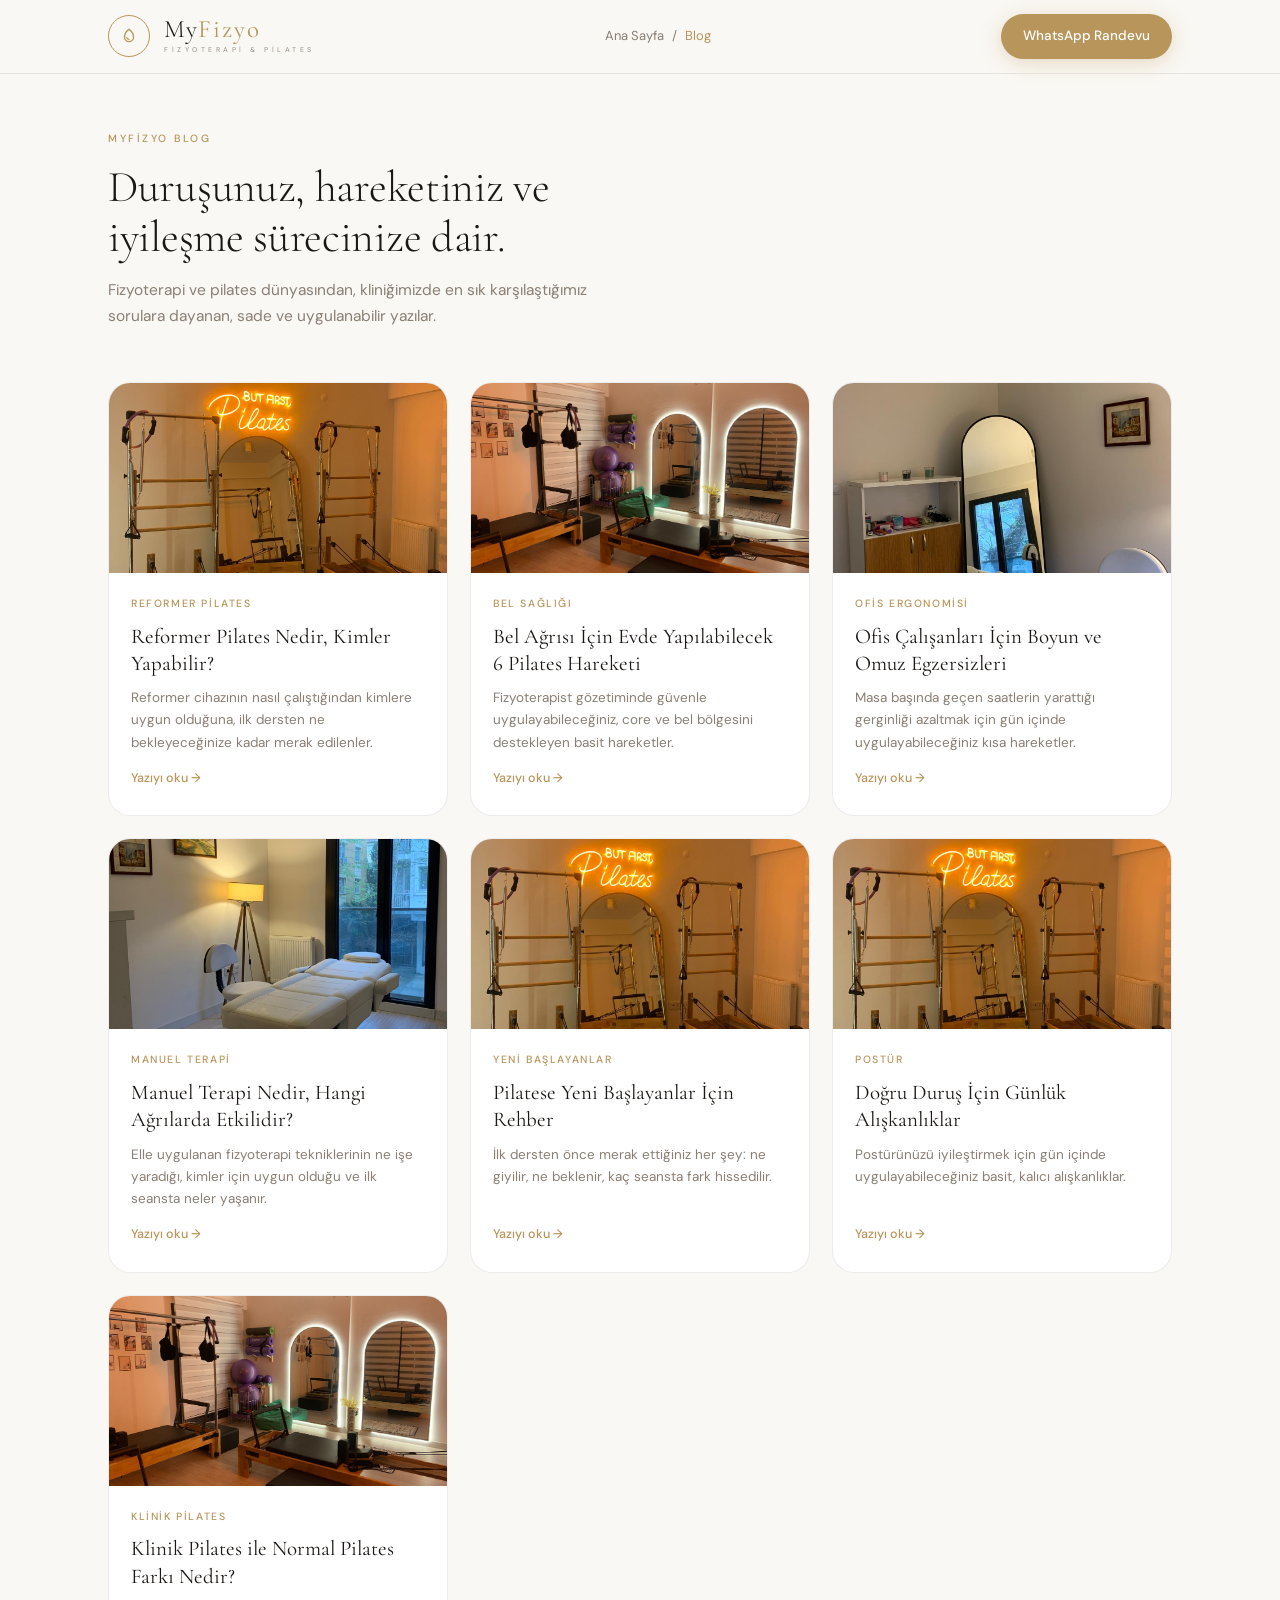
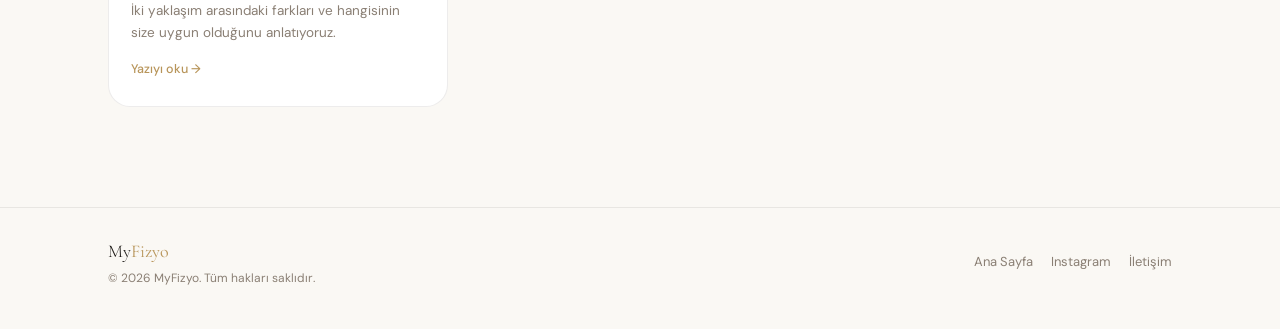
<file: blog/index.html>
<!doctype html>
<html lang="tr">
<head>
<meta charset="utf-8" />
<meta name="viewport" content="width=device-width, initial-scale=1" />
<title>Blog | MyFizyo — Fizyoterapi, Pilates ve Duruş Rehberi</title>
<meta name="description" content="Reformer pilates, bel ve boyun sağlığı, ofis ergonomisi ve manuel terapi hakkında MyFizyo'nun uzman yazıları. Kartal, İstanbul." />
<link rel="canonical" href="https://www.myfizyo.com.tr/blog/index.html" />
<meta property="og:title" content="Blog | MyFizyo — Fizyoterapi ve Pilates Rehberi" />
<meta property="og:description" content="Reformer pilates, bel ve boyun sağlığı, ofis ergonomisi ve manuel terapi hakkında uzman yazıları." />
<meta property="og:type" content="website" />
<meta property="og:image" content="https://www.myfizyo.com.tr/studio.jpg" />
<link rel="icon" href="../favicon.ico" />
<link rel="preconnect" href="https://fonts.googleapis.com">
<link rel="preconnect" href="https://fonts.gstatic.com" crossorigin>
<link href="https://fonts.googleapis.com/css2?family=Cormorant+Garamond:ital,wght@0,300;0,400;0,600;1,300;1,400&family=DM+Sans:opsz,wght@9..40,300;9..40,400;9..40,500&display=swap" rel="stylesheet">
<link rel="stylesheet" href="style.css">
<script type="application/ld+json">
{
  "@context": "https://schema.org",
  "@type": "Blog",
  "name": "MyFizyo Blog",
  "url": "https://www.myfizyo.com.tr/blog/index.html",
  "publisher": {
    "@type": "MedicalBusiness",
    "name": "MyFizyo",
    "url": "https://www.myfizyo.com.tr/"
  }
}
</script>
</head>
<body>

<header class="topbar">
  <div class="topbar-inner">
    <a href="../index.html" class="brand">
      <div class="logo-icon">
        <svg viewBox="0 0 16 16" fill="none">
          <path d="M8 2C8 2 4 5 4 9C4 11.2 5.8 13 8 13C10.2 13 12 11.2 12 9C12 5 8 2 8 2Z" stroke="#b8955a" stroke-width="1.2" stroke-linejoin="round"/>
          <path d="M6 9.5C6.5 10.5 7.5 11 8 11" stroke="#b8955a" stroke-width="1.2" stroke-linecap="round"/>
        </svg>
      </div>
      <div class="logo-tw">
        <span class="logo-nm">My<span class="lg">Fizyo</span></span>
        <span class="logo-tg">Fizyoterapi &amp; Pilates</span>
      </div>
    </a>
    <nav class="crumb-nav"><a href="../index.html">Ana Sayfa</a><span>/</span><span style="color:var(--gold)">Blog</span></nav>
    <a class="btn btn-gold" href="https://wa.me/905537141461?text=Merhaba!%20MyFizyo%20i%C3%A7in%20randevu%20istiyorum." target="_blank" rel="noopener">WhatsApp Randevu</a>
  </div>
</header>

<main class="container">
  <section class="blog-hero">
    <div class="blog-eyebrow">MyFizyo Blog</div>
    <h1>Duruşunuz, hareketiniz ve<br>iyileşme sürecinize dair.</h1>
    <p>Fizyoterapi ve pilates dünyasından, kliniğimizde en sık karşılaştığımız sorulara dayanan, sade ve uygulanabilir yazılar.</p>
  </section>

  <section class="blog-grid">
    <a class="post-card" href="reformer-pilates-nedir-kimler-yapabilir.html">
      <img src="../pilates1.jpg" alt="Reformer pilates dersi, MyFizyo stüdyosu" loading="lazy">
      <div class="post-card-body">
        <span class="post-tag">Reformer Pilates</span>
        <h2>Reformer Pilates Nedir, Kimler Yapabilir?</h2>
        <p>Reformer cihazının nasıl çalıştığından kimlere uygun olduğuna, ilk dersten ne bekleyeceğinize kadar merak edilenler.</p>
        <span class="post-read">Yazıyı oku &rarr;</span>
      </div>
    </a>

    <a class="post-card" href="bel-agrisi-icin-evde-pilates-hareketleri.html">
      <img src="../pilates2.jpg" alt="Bel sağlığı için pilates hareketi" loading="lazy">
      <div class="post-card-body">
        <span class="post-tag">Bel Sağlığı</span>
        <h2>Bel Ağrısı İçin Evde Yapılabilecek 6 Pilates Hareketi</h2>
        <p>Fizyoterapist gözetiminde güvenle uygulayabileceğiniz, core ve bel bölgesini destekleyen basit hareketler.</p>
        <span class="post-read">Yazıyı oku &rarr;</span>
      </div>
    </a>

    <a class="post-card" href="ofis-calisanlari-icin-boyun-omuz-egzersizleri.html">
      <img src="../manuel2.jpg" alt="Ofis çalışanları için boyun omuz egzersizi" loading="lazy">
      <div class="post-card-body">
        <span class="post-tag">Ofis Ergonomisi</span>
        <h2>Ofis Çalışanları İçin Boyun ve Omuz Egzersizleri</h2>
        <p>Masa başında geçen saatlerin yarattığı gerginliği azaltmak için gün içinde uygulayabileceğiniz kısa hareketler.</p>
        <span class="post-read">Yazıyı oku &rarr;</span>
      </div>
    </a>

    <a class="post-card" href="manuel-terapi-nedir-hangi-agrilarda-etkilidir.html">
      <img src="../manuel1.jpg" alt="Manuel terapi seansı, MyFizyo" loading="lazy">
      <div class="post-card-body">
        <span class="post-tag">Manuel Terapi</span>
        <h2>Manuel Terapi Nedir, Hangi Ağrılarda Etkilidir?</h2>
        <p>Elle uygulanan fizyoterapi tekniklerinin ne işe yaradığı, kimler için uygun olduğu ve ilk seansta neler yaşanır.</p>
        <span class="post-read">Yazıyı oku &rarr;</span>
      </div>
    </a>

    <a class="post-card" href="pilatese-yeni-baslayanlar-icin-rehber.html">
      <img src="../studio.jpg" alt="MyFizyo pilates stüdyosu" loading="lazy">
      <div class="post-card-body">
        <span class="post-tag">Yeni Başlayanlar</span>
        <h2>Pilatese Yeni Başlayanlar İçin Rehber</h2>
        <p>İlk dersten önce merak ettiğiniz her şey: ne giyilir, ne beklenir, kaç seansta fark hissedilir.</p>
        <span class="post-read">Yazıyı oku &rarr;</span>
      </div>
    </a>

    <a class="post-card" href="dogru-durus-icin-gunluk-aliskanliklar.html">
      <img src="../studio.jpg" alt="Doğru duruş günlük alışkanlıklar" loading="lazy">
      <div class="post-card-body">
        <span class="post-tag">Postür</span>
        <h2>Doğru Duruş İçin Günlük Alışkanlıklar</h2>
        <p>Postürünüzü iyileştirmek için gün içinde uygulayabileceğiniz basit, kalıcı alışkanlıklar.</p>
        <span class="post-read">Yazıyı oku &rarr;</span>
      </div>
    </a>

    <a class="post-card" href="klinik-pilates-normal-pilates-farki.html">
      <img src="../pilates2.jpg" alt="Klinik pilates normal pilates farkı" loading="lazy">
      <div class="post-card-body">
        <span class="post-tag">Klinik Pilates</span>
        <h2>Klinik Pilates ile Normal Pilates Farkı Nedir?</h2>
        <p>İki yaklaşım arasındaki farkları ve hangisinin size uygun olduğunu anlatıyoruz.</p>
        <span class="post-read">Yazıyı oku &rarr;</span>
      </div>
    </a>
  </section>
</main>

<footer>
  <div class="container">
    <div class="foot">
      <div>
        <div class="foot-brand"><span style="font-weight:300">My</span><span style="color:var(--gold)">Fizyo</span></div>
        <div class="foot-copy">&copy; <span id="year"></span> MyFizyo. Tüm hakları saklıdır.</div>
      </div>
      <div class="foot-links">
        <a href="../index.html">Ana Sayfa</a>
        <a href="https://instagram.com/my.fizyo" target="_blank" rel="noopener">Instagram</a>
        <a href="../index.html#iletisim">İletişim</a>
      </div>
    </div>
  </div>
</footer>

<script>document.getElementById("year").textContent = new Date().getFullYear();</script>
</body>
</html>
</file>
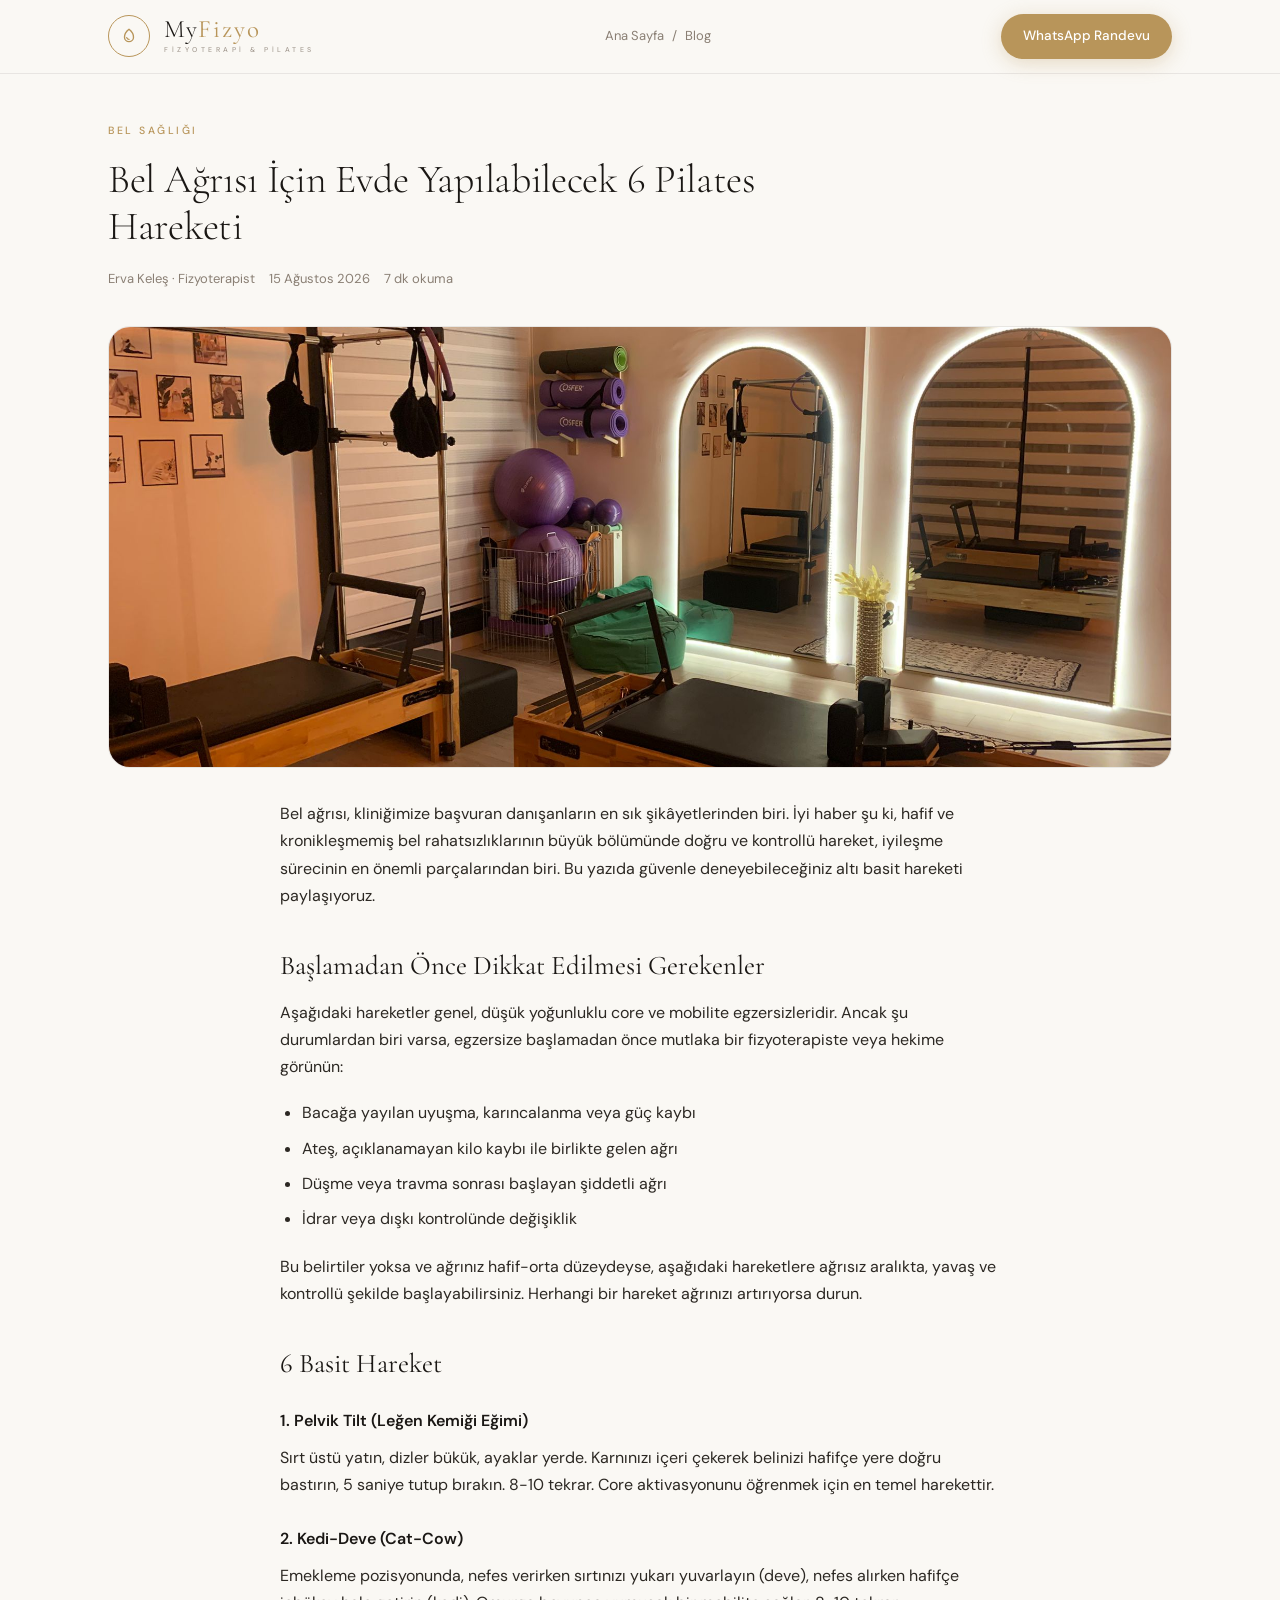
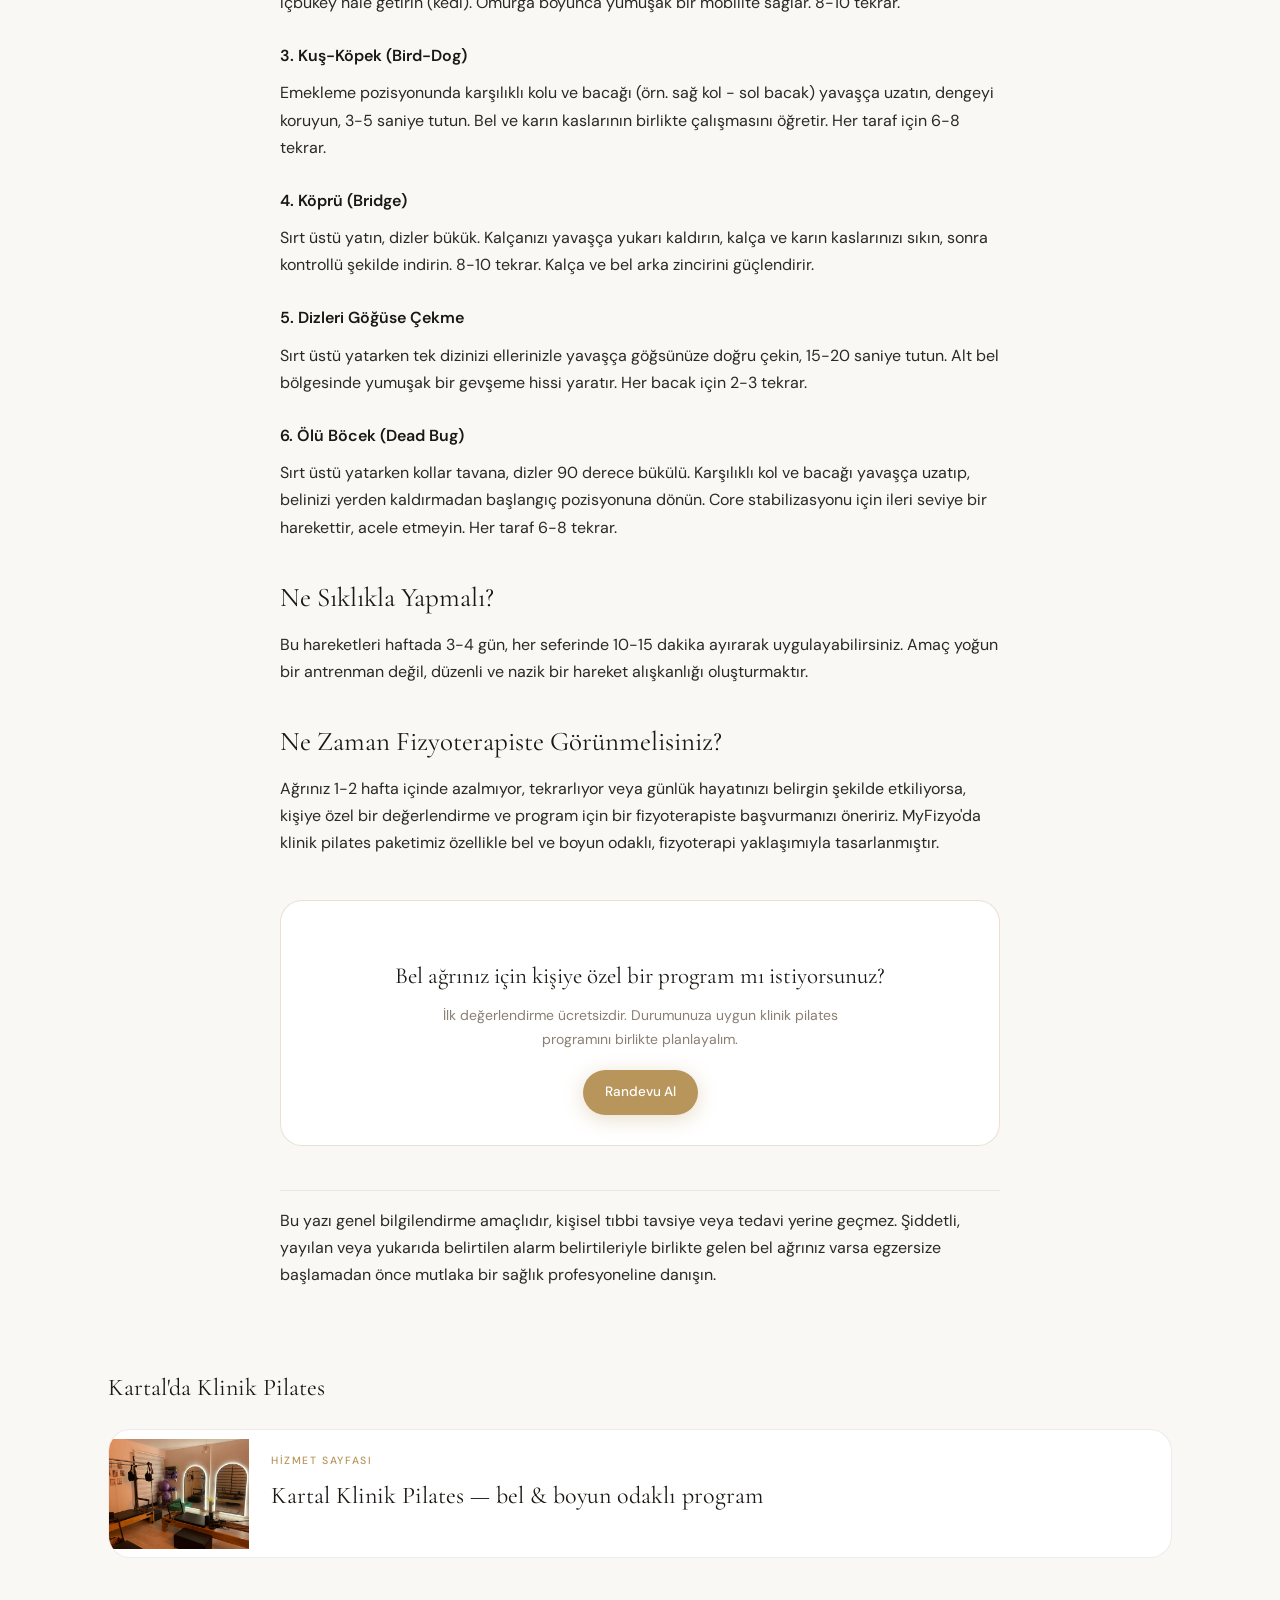
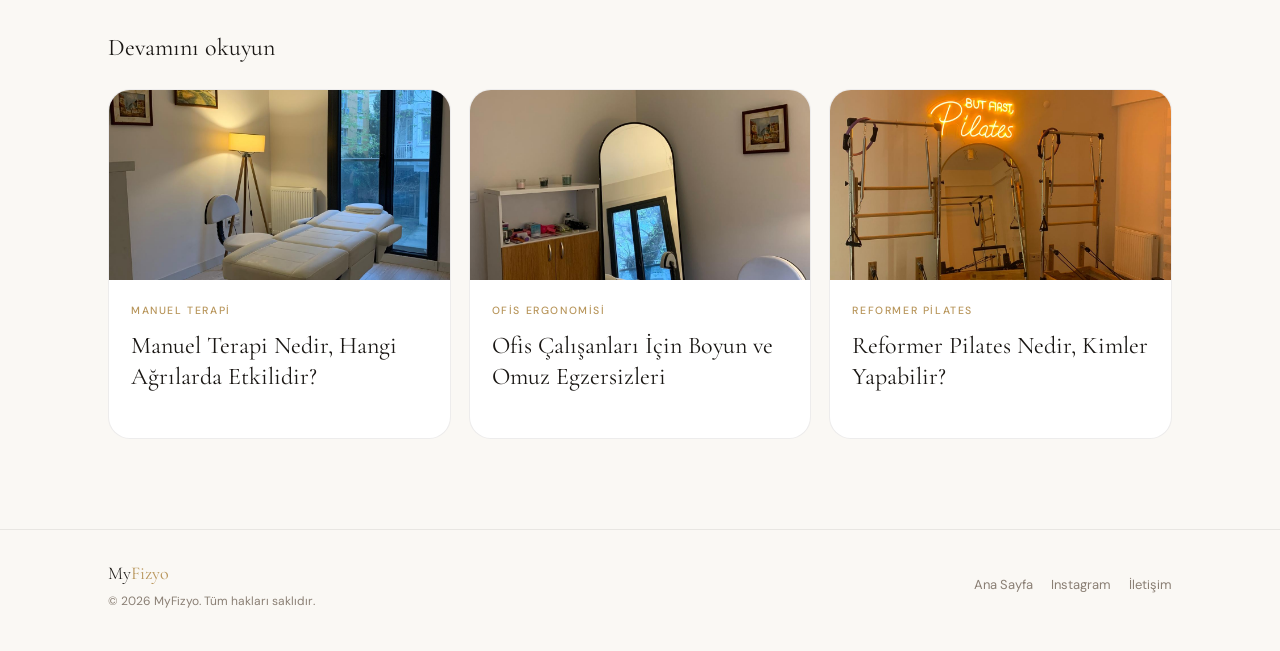
<file: blog/bel-agrisi-icin-evde-pilates-hareketleri.html>
<!doctype html>
<html lang="tr">
<head>
<meta charset="utf-8" />
<meta name="viewport" content="width=device-width, initial-scale=1" />
<title>Bel Ağrısı İçin Evde Yapılabilecek 6 Pilates Hareketi | MyFizyo</title>
<meta name="description" content="Fizyoterapist gözetiminde güvenle uygulanabilecek, bel ve core bölgesini destekleyen 6 basit pilates hareketi. Kartal MyFizyo'dan pratik rehber." />
<link rel="canonical" href="https://www.myfizyo.com.tr/blog/bel-agrisi-icin-evde-pilates-hareketleri.html" />
<meta property="og:title" content="Bel Ağrısı İçin Evde Yapılabilecek 6 Pilates Hareketi" />
<meta property="og:description" content="Bel ve core bölgesini destekleyen 6 basit, güvenli pilates hareketi." />
<meta property="og:type" content="article" />
<meta property="og:image" content="https://www.myfizyo.com.tr/pilates2.jpg" />
<link rel="icon" href="../favicon.ico" />
<link rel="preconnect" href="https://fonts.googleapis.com">
<link rel="preconnect" href="https://fonts.gstatic.com" crossorigin>
<link href="https://fonts.googleapis.com/css2?family=Cormorant+Garamond:ital,wght@0,300;0,400;0,600;1,300;1,400&family=DM+Sans:opsz,wght@9..40,300;9..40,400;9..40,500&display=swap" rel="stylesheet">
<link rel="stylesheet" href="style.css">
<script type="application/ld+json">
{
  "@context": "https://schema.org",
  "@type": "Article",
  "headline": "Bel Ağrısı İçin Evde Yapılabilecek 6 Pilates Hareketi",
  "description": "Bel ve core bölgesini destekleyen 6 basit, güvenli pilates hareketi.",
  "image": "https://www.myfizyo.com.tr/pilates2.jpg",
  "author": {"@type": "Person", "name": "Erva Keleş", "jobTitle": "Fizyoterapist"},
  "publisher": {"@type": "MedicalBusiness", "name": "MyFizyo"},
  "datePublished": "2026-08-15",
  "mainEntityOfPage": "https://www.myfizyo.com.tr/blog/bel-agrisi-icin-evde-pilates-hareketleri.html"
}
</script>
</head>
<body>

<header class="topbar">
  <div class="topbar-inner">
    <a href="../index.html" class="brand">
      <div class="logo-icon"><svg viewBox="0 0 16 16" fill="none"><path d="M8 2C8 2 4 5 4 9C4 11.2 5.8 13 8 13C10.2 13 12 11.2 12 9C12 5 8 2 8 2Z" stroke="#b8955a" stroke-width="1.2" stroke-linejoin="round"/><path d="M6 9.5C6.5 10.5 7.5 11 8 11" stroke="#b8955a" stroke-width="1.2" stroke-linecap="round"/></svg></div>
      <div class="logo-tw"><span class="logo-nm">My<span class="lg">Fizyo</span></span><span class="logo-tg">Fizyoterapi &amp; Pilates</span></div>
    </a>
    <nav class="crumb-nav"><a href="../index.html">Ana Sayfa</a><span>/</span><a href="index.html">Blog</a></nav>
    <a class="btn btn-gold" href="https://wa.me/905537141461?text=Merhaba!%20MyFizyo%20i%C3%A7in%20randevu%20istiyorum." target="_blank" rel="noopener">WhatsApp Randevu</a>
  </div>
</header>

<main class="container">
  <section class="article-hero">
    <div class="article-tag">Bel Sağlığı</div>
    <h1>Bel Ağrısı İçin Evde Yapılabilecek 6 Pilates Hareketi</h1>
    <div class="article-meta">
      <span>Erva Keleş &middot; Fizyoterapist</span>
      <span>15 Ağustos 2026</span>
      <span>7 dk okuma</span>
    </div>
    <div class="article-cover"><img src="../pilates2.jpg" alt="Bel sağlığını destekleyen pilates hareketi"></div>
  </section>

  <article class="article-body">
    <p>Bel ağrısı, kliniğimize başvuran danışanların en sık şikâyetlerinden biri. İyi haber şu ki, hafif ve kronikleşmemiş bel rahatsızlıklarının büyük bölümünde doğru ve kontrollü hareket, iyileşme sürecinin en önemli parçalarından biri. Bu yazıda güvenle deneyebileceğiniz altı basit hareketi paylaşıyoruz.</p>

    <h2>Başlamadan Önce Dikkat Edilmesi Gerekenler</h2>
    <p>Aşağıdaki hareketler genel, düşük yoğunluklu core ve mobilite egzersizleridir. Ancak şu durumlardan biri varsa, egzersize başlamadan önce mutlaka bir fizyoterapiste veya hekime görünün:</p>
    <ul>
      <li>Bacağa yayılan uyuşma, karıncalanma veya güç kaybı</li>
      <li>Ateş, açıklanamayan kilo kaybı ile birlikte gelen ağrı</li>
      <li>Düşme veya travma sonrası başlayan şiddetli ağrı</li>
      <li>İdrar veya dışkı kontrolünde değişiklik</li>
    </ul>
    <p>Bu belirtiler yoksa ve ağrınız hafif-orta düzeydeyse, aşağıdaki hareketlere ağrısız aralıkta, yavaş ve kontrollü şekilde başlayabilirsiniz. Herhangi bir hareket ağrınızı artırıyorsa durun.</p>

    <h2>6 Basit Hareket</h2>
    <h3>1. Pelvik Tilt (Leğen Kemiği Eğimi)</h3>
    <p>Sırt üstü yatın, dizler bükük, ayaklar yerde. Karnınızı içeri çekerek belinizi hafifçe yere doğru bastırın, 5 saniye tutup bırakın. 8-10 tekrar. Core aktivasyonunu öğrenmek için en temel harekettir.</p>
    <h3>2. Kedi-Deve (Cat-Cow)</h3>
    <p>Emekleme pozisyonunda, nefes verirken sırtınızı yukarı yuvarlayın (deve), nefes alırken hafifçe içbükey hale getirin (kedi). Omurga boyunca yumuşak bir mobilite sağlar. 8-10 tekrar.</p>
    <h3>3. Kuş-Köpek (Bird-Dog)</h3>
    <p>Emekleme pozisyonunda karşılıklı kolu ve bacağı (örn. sağ kol - sol bacak) yavaşça uzatın, dengeyi koruyun, 3-5 saniye tutun. Bel ve karın kaslarının birlikte çalışmasını öğretir. Her taraf için 6-8 tekrar.</p>
    <h3>4. Köprü (Bridge)</h3>
    <p>Sırt üstü yatın, dizler bükük. Kalçanızı yavaşça yukarı kaldırın, kalça ve karın kaslarınızı sıkın, sonra kontrollü şekilde indirin. 8-10 tekrar. Kalça ve bel arka zincirini güçlendirir.</p>
    <h3>5. Dizleri Göğüse Çekme</h3>
    <p>Sırt üstü yatarken tek dizinizi ellerinizle yavaşça göğsünüze doğru çekin, 15-20 saniye tutun. Alt bel bölgesinde yumuşak bir gevşeme hissi yaratır. Her bacak için 2-3 tekrar.</p>
    <h3>6. Ölü Böcek (Dead Bug)</h3>
    <p>Sırt üstü yatarken kollar tavana, dizler 90 derece bükülü. Karşılıklı kol ve bacağı yavaşça uzatıp, belinizi yerden kaldırmadan başlangıç pozisyonuna dönün. Core stabilizasyonu için ileri seviye bir harekettir, acele etmeyin. Her taraf 6-8 tekrar.</p>

    <h2>Ne Sıklıkla Yapmalı?</h2>
    <p>Bu hareketleri haftada 3-4 gün, her seferinde 10-15 dakika ayırarak uygulayabilirsiniz. Amaç yoğun bir antrenman değil, düzenli ve nazik bir hareket alışkanlığı oluşturmaktır.</p>

    <h2>Ne Zaman Fizyoterapiste Görünmelisiniz?</h2>
    <p>Ağrınız 1-2 hafta içinde azalmıyor, tekrarlıyor veya günlük hayatınızı belirgin şekilde etkiliyorsa, kişiye özel bir değerlendirme ve program için bir fizyoterapiste başvurmanızı öneririz. MyFizyo'da klinik pilates paketimiz özellikle bel ve boyun odaklı, fizyoterapi yaklaşımıyla tasarlanmıştır.</p>

    <div class="article-cta">
      <h3>Bel ağrınız için kişiye özel bir program mı istiyorsunuz?</h3>
      <p>İlk değerlendirme ücretsizdir. Durumunuza uygun klinik pilates programını birlikte planlayalım.</p>
      <a class="btn btn-gold" href="../index.html#randevu">Randevu Al</a>
    </div>

    <p class="article-disclaimer">Bu yazı genel bilgilendirme amaçlıdır, kişisel tıbbi tavsiye veya tedavi yerine geçmez. Şiddetli, yayılan veya yukarıda belirtilen alarm belirtileriyle birlikte gelen bel ağrınız varsa egzersize başlamadan önce mutlaka bir sağlık profesyoneline danışın.</p>
  </article>

  <section class="related">
    <h2>Kartal'da Klinik Pilates</h2>
    <div class="related-grid" style="grid-template-columns:1fr">
      <a class="post-card" href="../hizmetler/kartal-klinik-pilates.html" style="flex-direction:row;align-items:center">
        <img src="../pilates2.jpg" alt="Kartal klinik pilates" loading="lazy" style="width:140px;height:110px;flex-shrink:0">
        <div class="post-card-body"><span class="post-tag">Hizmet Sayfası</span><h2>Kartal Klinik Pilates — bel &amp; boyun odaklı program</h2></div>
      </a>
    </div>
  </section>

  <section class="related">
    <h2>Devamını okuyun</h2>
    <div class="related-grid">
      <a class="post-card" href="manuel-terapi-nedir-hangi-agrilarda-etkilidir.html">
        <img src="../manuel1.jpg" alt="Manuel terapi seansı" loading="lazy">
        <div class="post-card-body"><span class="post-tag">Manuel Terapi</span><h2>Manuel Terapi Nedir, Hangi Ağrılarda Etkilidir?</h2></div>
      </a>
      <a class="post-card" href="ofis-calisanlari-icin-boyun-omuz-egzersizleri.html">
        <img src="../manuel2.jpg" alt="Ofis çalışanları için egzersiz" loading="lazy">
        <div class="post-card-body"><span class="post-tag">Ofis Ergonomisi</span><h2>Ofis Çalışanları İçin Boyun ve Omuz Egzersizleri</h2></div>
      </a>
      <a class="post-card" href="reformer-pilates-nedir-kimler-yapabilir.html">
        <img src="../pilates1.jpg" alt="Reformer pilates dersi" loading="lazy">
        <div class="post-card-body"><span class="post-tag">Reformer Pilates</span><h2>Reformer Pilates Nedir, Kimler Yapabilir?</h2></div>
      </a>
    </div>
  </section>
</main>

<footer>
  <div class="container">
    <div class="foot">
      <div><div class="foot-brand"><span style="font-weight:300">My</span><span style="color:var(--gold)">Fizyo</span></div><div class="foot-copy">&copy; <span id="year"></span> MyFizyo. Tüm hakları saklıdır.</div></div>
      <div class="foot-links"><a href="../index.html">Ana Sayfa</a><a href="https://instagram.com/my.fizyo" target="_blank" rel="noopener">Instagram</a><a href="../index.html#iletisim">İletişim</a></div>
    </div>
  </div>
</footer>
<script>document.getElementById("year").textContent = new Date().getFullYear();</script>
</body>
</html>
</file>
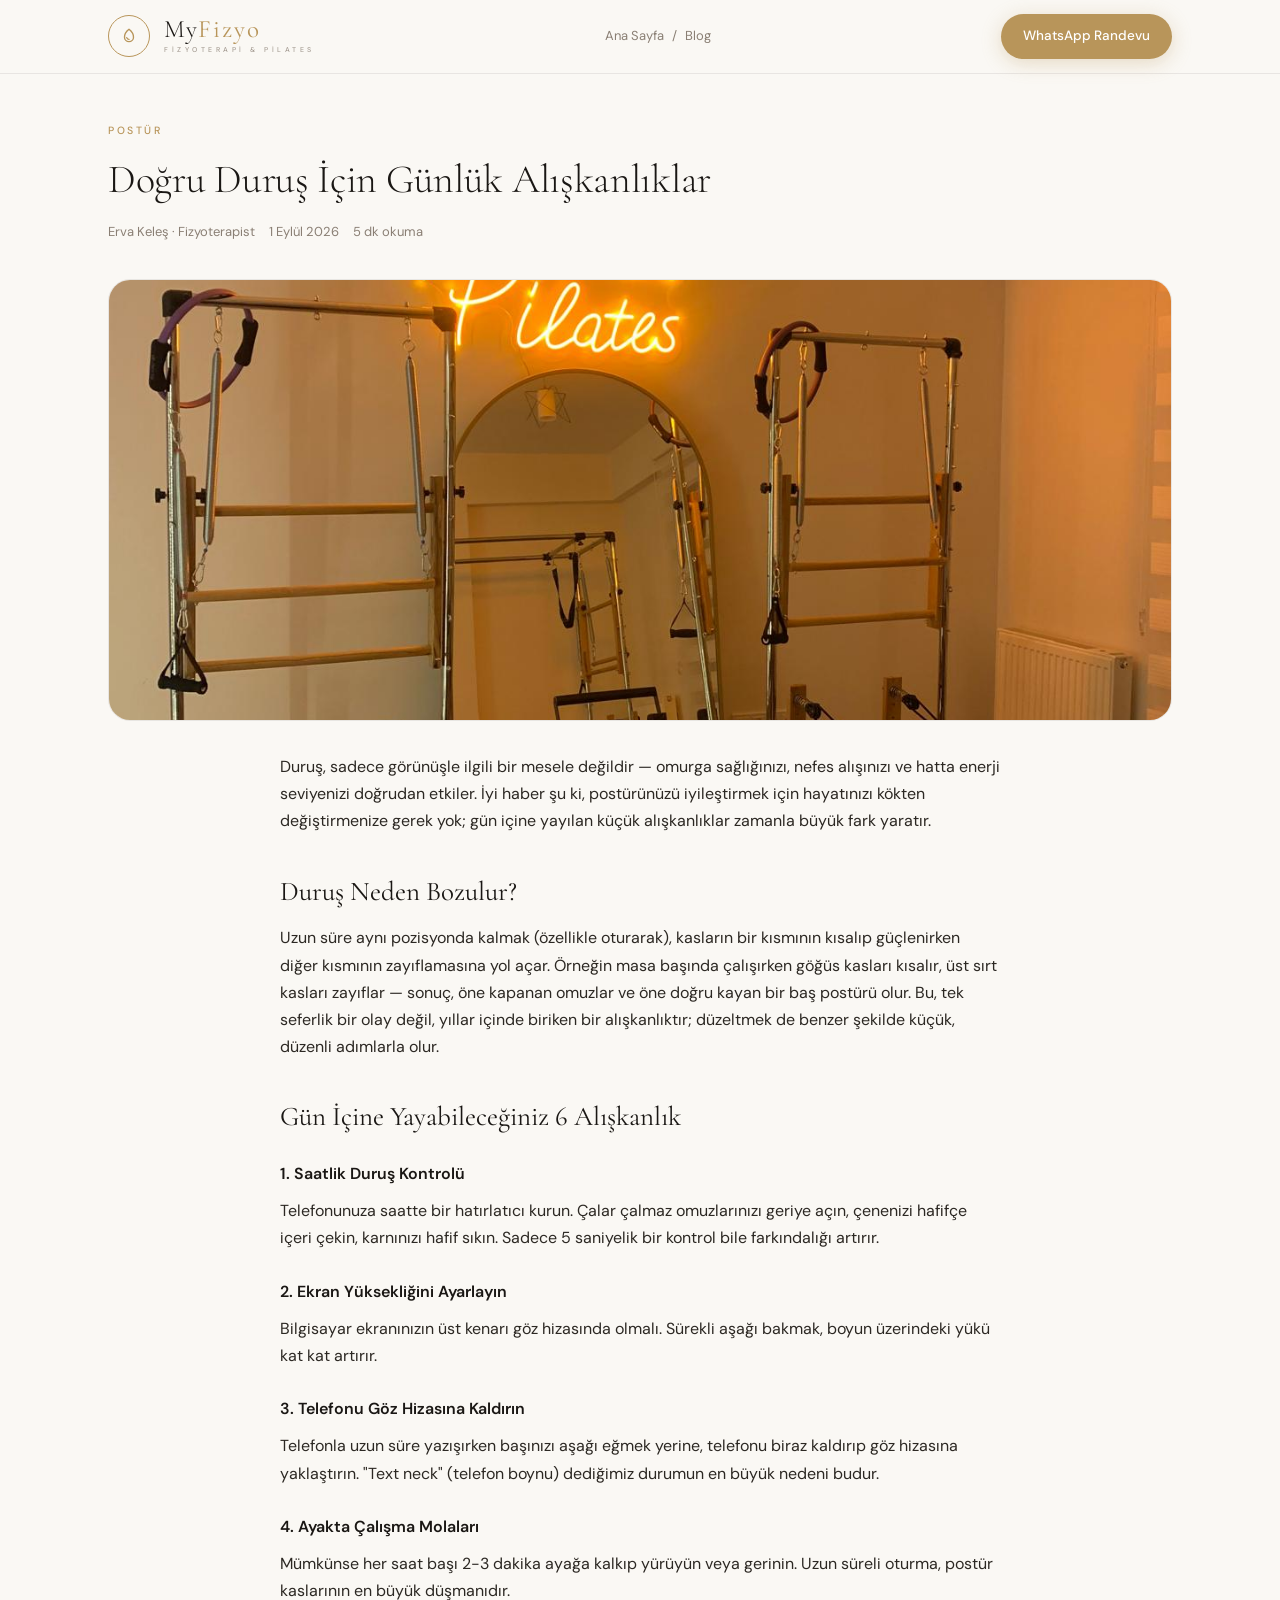
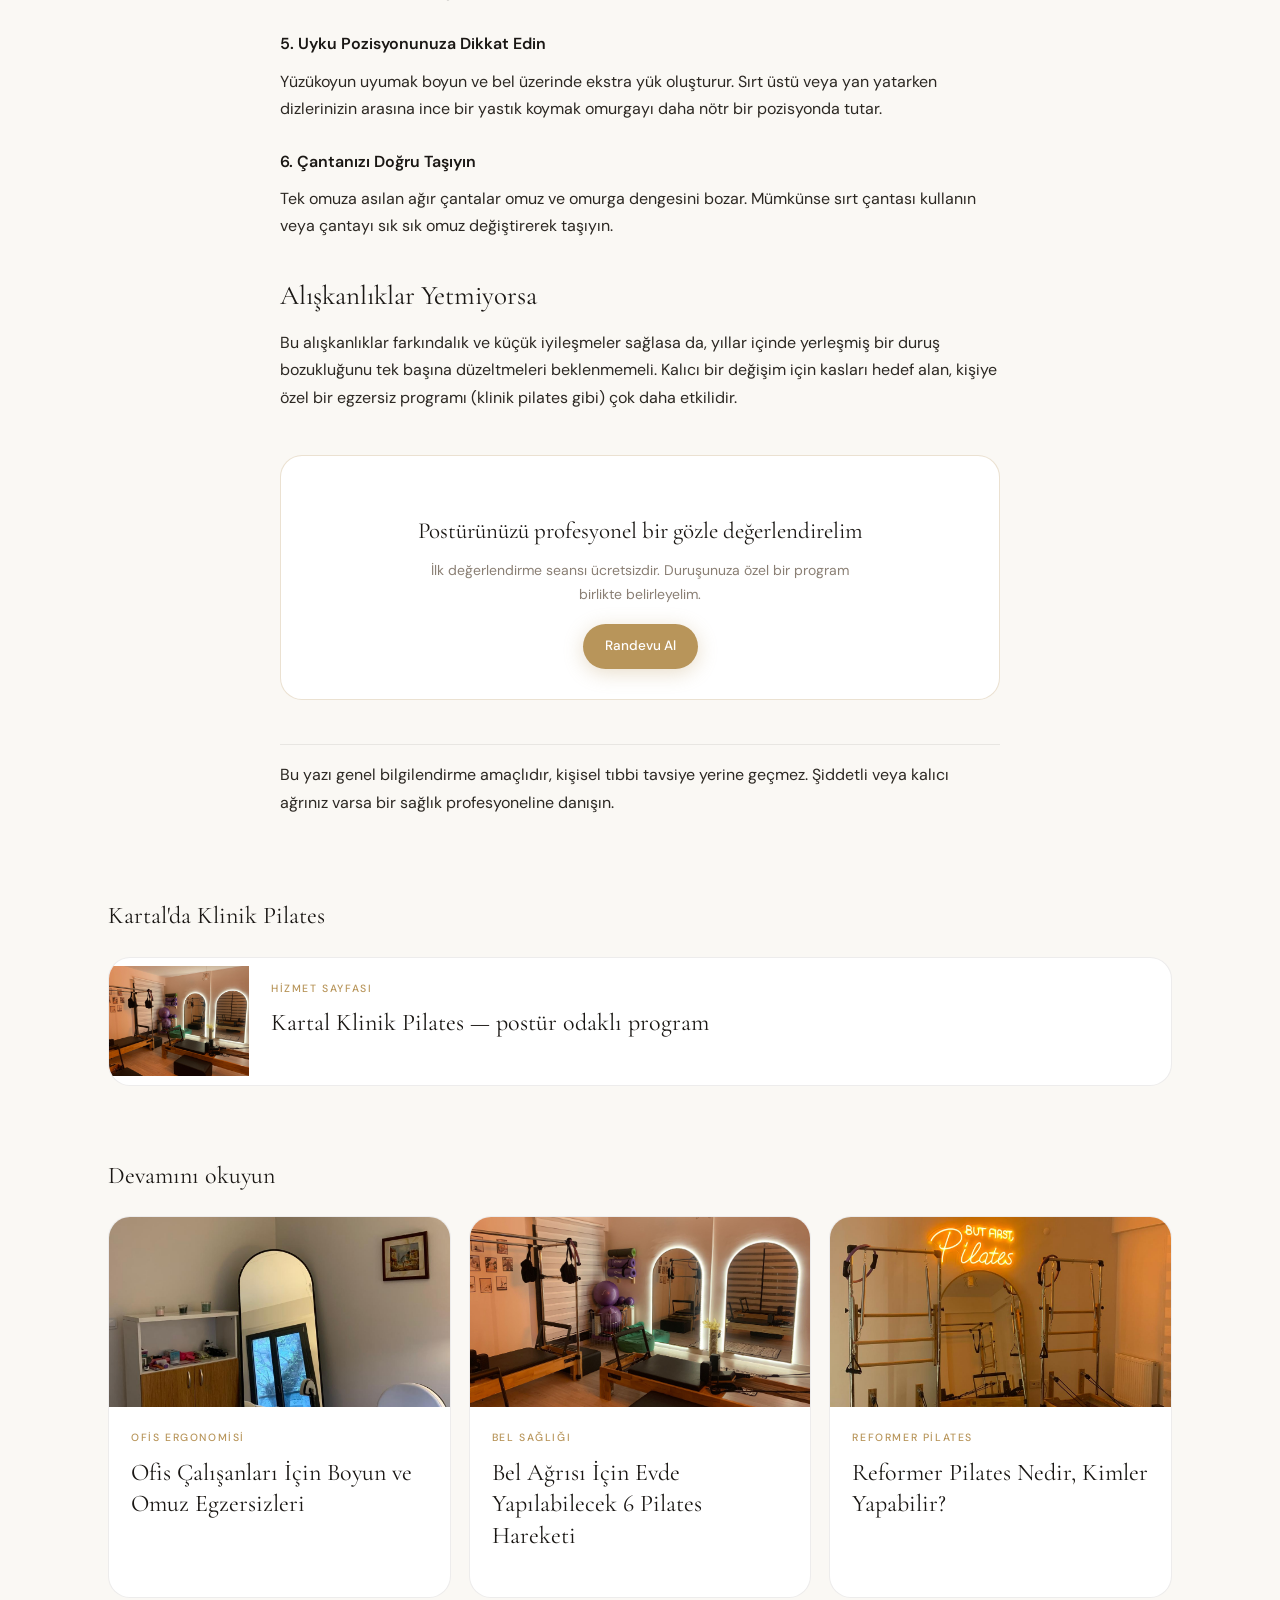
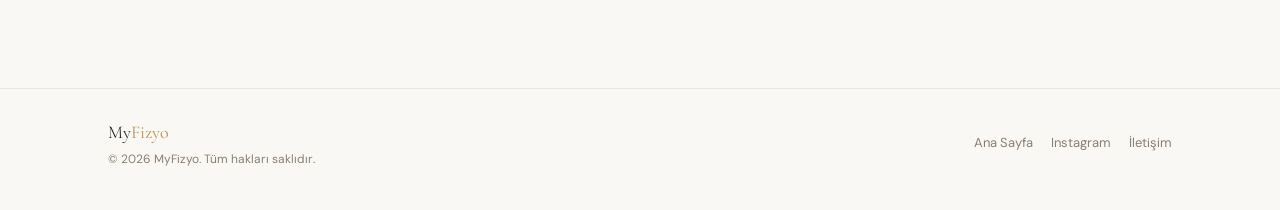
<file: blog/dogru-durus-icin-gunluk-aliskanliklar.html>
<!doctype html>
<html lang="tr">
<head>
<meta charset="utf-8" />
<meta name="viewport" content="width=device-width, initial-scale=1" />
<title>Doğru Duruş İçin Günlük Alışkanlıklar | MyFizyo</title>
<meta name="description" content="Postürünüzü iyileştirmek için gün içinde uygulayabileceğiniz basit alışkanlıklar. Kartal MyFizyo'dan fizyoterapist tavsiyeleri." />
<link rel="canonical" href="https://www.myfizyo.com.tr/blog/dogru-durus-icin-gunluk-aliskanliklar.html" />
<meta property="og:title" content="Doğru Duruş İçin Günlük Alışkanlıklar" />
<meta property="og:description" content="Postürünüzü iyileştirmek için gün içinde uygulayabileceğiniz basit alışkanlıklar." />
<meta property="og:type" content="article" />
<meta property="og:image" content="https://www.myfizyo.com.tr/studio.jpg" />
<link rel="icon" href="../favicon.ico" />
<link rel="preconnect" href="https://fonts.googleapis.com">
<link rel="preconnect" href="https://fonts.gstatic.com" crossorigin>
<link href="https://fonts.googleapis.com/css2?family=Cormorant+Garamond:ital,wght@0,300;0,400;0,600;1,300;1,400&family=DM+Sans:opsz,wght@9..40,300;9..40,400;9..40,500&display=swap" rel="stylesheet">
<link rel="stylesheet" href="style.css">
<script type="application/ld+json">
{
  "@context": "https://schema.org",
  "@type": "Article",
  "headline": "Doğru Duruş İçin Günlük Alışkanlıklar",
  "description": "Postürünüzü iyileştirmek için gün içinde uygulayabileceğiniz basit alışkanlıklar.",
  "image": "https://www.myfizyo.com.tr/studio.jpg",
  "author": {"@type": "Person", "name": "Erva Keleş", "jobTitle": "Fizyoterapist"},
  "publisher": {"@type": "MedicalBusiness", "name": "MyFizyo"},
  "datePublished": "2026-09-01",
  "mainEntityOfPage": "https://www.myfizyo.com.tr/blog/dogru-durus-icin-gunluk-aliskanliklar.html"
}
</script>
</head>
<body>

<header class="topbar">
  <div class="topbar-inner">
    <a href="../index.html" class="brand">
      <div class="logo-icon"><svg viewBox="0 0 16 16" fill="none"><path d="M8 2C8 2 4 5 4 9C4 11.2 5.8 13 8 13C10.2 13 12 11.2 12 9C12 5 8 2 8 2Z" stroke="#b8955a" stroke-width="1.2" stroke-linejoin="round"/><path d="M6 9.5C6.5 10.5 7.5 11 8 11" stroke="#b8955a" stroke-width="1.2" stroke-linecap="round"/></svg></div>
      <div class="logo-tw"><span class="logo-nm">My<span class="lg">Fizyo</span></span><span class="logo-tg">Fizyoterapi &amp; Pilates</span></div>
    </a>
    <nav class="crumb-nav"><a href="../index.html">Ana Sayfa</a><span>/</span><a href="index.html">Blog</a></nav>
    <a class="btn btn-gold" href="https://wa.me/905537141461?text=Merhaba!%20MyFizyo%20i%C3%A7in%20randevu%20istiyorum." target="_blank" rel="noopener">WhatsApp Randevu</a>
  </div>
</header>

<main class="container">
  <section class="article-hero">
    <div class="article-tag">Postür</div>
    <h1>Doğru Duruş İçin Günlük Alışkanlıklar</h1>
    <div class="article-meta">
      <span>Erva Keleş &middot; Fizyoterapist</span>
      <span>1 Eylül 2026</span>
      <span>5 dk okuma</span>
    </div>
    <div class="article-cover"><img src="../studio.jpg" alt="Doğru duruş ve postür"></div>
  </section>

  <article class="article-body">
    <p>Duruş, sadece görünüşle ilgili bir mesele değildir — omurga sağlığınızı, nefes alışınızı ve hatta enerji seviyenizi doğrudan etkiler. İyi haber şu ki, postürünüzü iyileştirmek için hayatınızı kökten değiştirmenize gerek yok; gün içine yayılan küçük alışkanlıklar zamanla büyük fark yaratır.</p>

    <h2>Duruş Neden Bozulur?</h2>
    <p>Uzun süre aynı pozisyonda kalmak (özellikle oturarak), kasların bir kısmının kısalıp güçlenirken diğer kısmının zayıflamasına yol açar. Örneğin masa başında çalışırken göğüs kasları kısalır, üst sırt kasları zayıflar — sonuç, öne kapanan omuzlar ve öne doğru kayan bir baş postürü olur. Bu, tek seferlik bir olay değil, yıllar içinde biriken bir alışkanlıktır; düzeltmek de benzer şekilde küçük, düzenli adımlarla olur.</p>

    <h2>Gün İçine Yayabileceğiniz 6 Alışkanlık</h2>
    <h3>1. Saatlik Duruş Kontrolü</h3>
    <p>Telefonunuza saatte bir hatırlatıcı kurun. Çalar çalmaz omuzlarınızı geriye açın, çenenizi hafifçe içeri çekin, karnınızı hafif sıkın. Sadece 5 saniyelik bir kontrol bile farkındalığı artırır.</p>
    <h3>2. Ekran Yüksekliğini Ayarlayın</h3>
    <p>Bilgisayar ekranınızın üst kenarı göz hizasında olmalı. Sürekli aşağı bakmak, boyun üzerindeki yükü kat kat artırır.</p>
    <h3>3. Telefonu Göz Hizasına Kaldırın</h3>
    <p>Telefonla uzun süre yazışırken başınızı aşağı eğmek yerine, telefonu biraz kaldırıp göz hizasına yaklaştırın. "Text neck" (telefon boynu) dediğimiz durumun en büyük nedeni budur.</p>
    <h3>4. Ayakta Çalışma Molaları</h3>
    <p>Mümkünse her saat başı 2-3 dakika ayağa kalkıp yürüyün veya gerinin. Uzun süreli oturma, postür kaslarının en büyük düşmanıdır.</p>
    <h3>5. Uyku Pozisyonunuza Dikkat Edin</h3>
    <p>Yüzükoyun uyumak boyun ve bel üzerinde ekstra yük oluşturur. Sırt üstü veya yan yatarken dizlerinizin arasına ince bir yastık koymak omurgayı daha nötr bir pozisyonda tutar.</p>
    <h3>6. Çantanızı Doğru Taşıyın</h3>
    <p>Tek omuza asılan ağır çantalar omuz ve omurga dengesini bozar. Mümkünse sırt çantası kullanın veya çantayı sık sık omuz değiştirerek taşıyın.</p>

    <h2>Alışkanlıklar Yetmiyorsa</h2>
    <p>Bu alışkanlıklar farkındalık ve küçük iyileşmeler sağlasa da, yıllar içinde yerleşmiş bir duruş bozukluğunu tek başına düzeltmeleri beklenmemeli. Kalıcı bir değişim için kasları hedef alan, kişiye özel bir egzersiz programı (klinik pilates gibi) çok daha etkilidir.</p>

    <div class="article-cta">
      <h3>Postürünüzü profesyonel bir gözle değerlendirelim</h3>
      <p>İlk değerlendirme seansı ücretsizdir. Duruşunuza özel bir program birlikte belirleyelim.</p>
      <a class="btn btn-gold" href="../index.html#randevu">Randevu Al</a>
    </div>

    <p class="article-disclaimer">Bu yazı genel bilgilendirme amaçlıdır, kişisel tıbbi tavsiye yerine geçmez. Şiddetli veya kalıcı ağrınız varsa bir sağlık profesyoneline danışın.</p>
  </article>

  <section class="related">
    <h2>Kartal'da Klinik Pilates</h2>
    <div class="related-grid" style="grid-template-columns:1fr">
      <a class="post-card" href="../hizmetler/kartal-klinik-pilates.html" style="flex-direction:row;align-items:center">
        <img src="../pilates2.jpg" alt="Kartal klinik pilates" loading="lazy" style="width:140px;height:110px;flex-shrink:0">
        <div class="post-card-body"><span class="post-tag">Hizmet Sayfası</span><h2>Kartal Klinik Pilates — postür odaklı program</h2></div>
      </a>
    </div>
  </section>

  <section class="related">
    <h2>Devamını okuyun</h2>
    <div class="related-grid">
      <a class="post-card" href="ofis-calisanlari-icin-boyun-omuz-egzersizleri.html">
        <img src="../manuel2.jpg" alt="Ofis çalışanları için egzersiz" loading="lazy">
        <div class="post-card-body"><span class="post-tag">Ofis Ergonomisi</span><h2>Ofis Çalışanları İçin Boyun ve Omuz Egzersizleri</h2></div>
      </a>
      <a class="post-card" href="bel-agrisi-icin-evde-pilates-hareketleri.html">
        <img src="../pilates2.jpg" alt="Bel sağlığı için pilates hareketi" loading="lazy">
        <div class="post-card-body"><span class="post-tag">Bel Sağlığı</span><h2>Bel Ağrısı İçin Evde Yapılabilecek 6 Pilates Hareketi</h2></div>
      </a>
      <a class="post-card" href="reformer-pilates-nedir-kimler-yapabilir.html">
        <img src="../pilates1.jpg" alt="Reformer pilates dersi" loading="lazy">
        <div class="post-card-body"><span class="post-tag">Reformer Pilates</span><h2>Reformer Pilates Nedir, Kimler Yapabilir?</h2></div>
      </a>
    </div>
  </section>
</main>

<footer>
  <div class="container">
    <div class="foot">
      <div><div class="foot-brand"><span style="font-weight:300">My</span><span style="color:var(--gold)">Fizyo</span></div><div class="foot-copy">&copy; <span id="year"></span> MyFizyo. Tüm hakları saklıdır.</div></div>
      <div class="foot-links"><a href="../index.html">Ana Sayfa</a><a href="https://instagram.com/my.fizyo" target="_blank" rel="noopener">Instagram</a><a href="../index.html#iletisim">İletişim</a></div>
    </div>
  </div>
</footer>
<script>document.getElementById("year").textContent = new Date().getFullYear();</script>
</body>
</html>
</file>
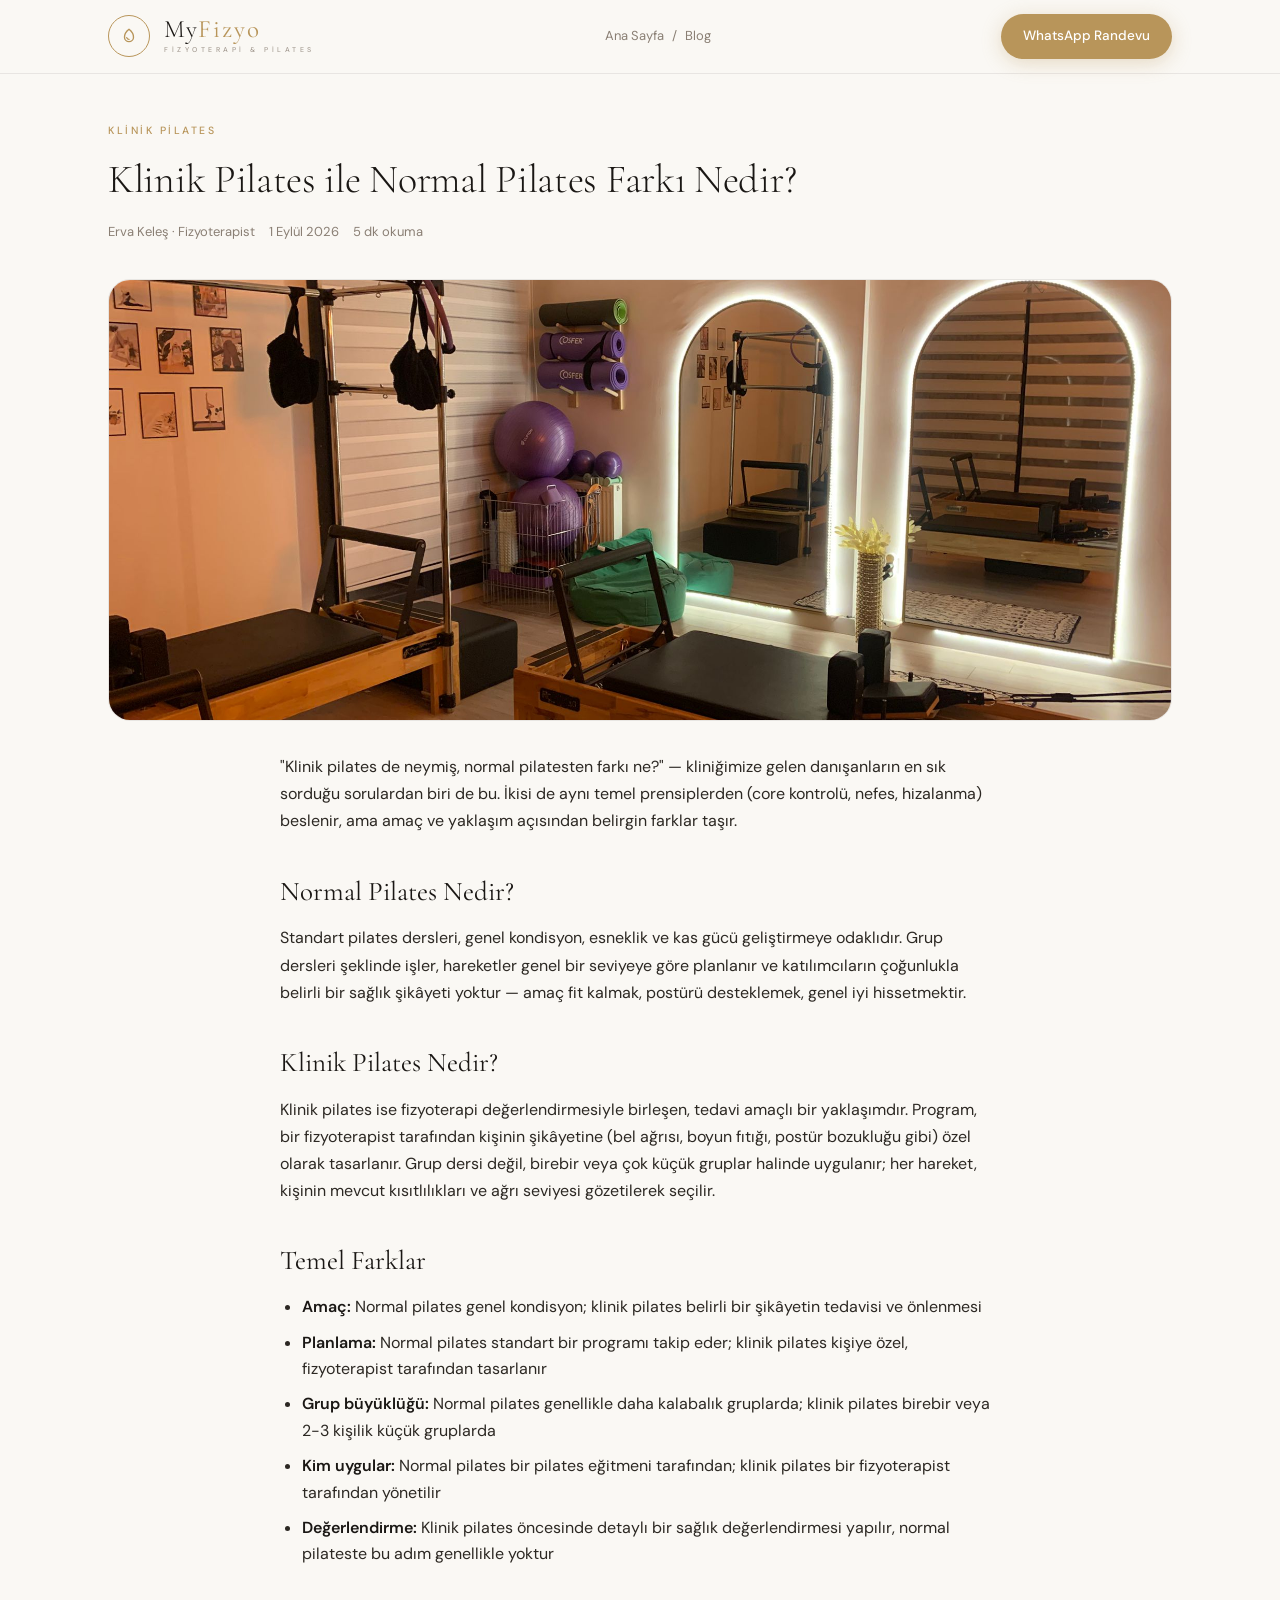
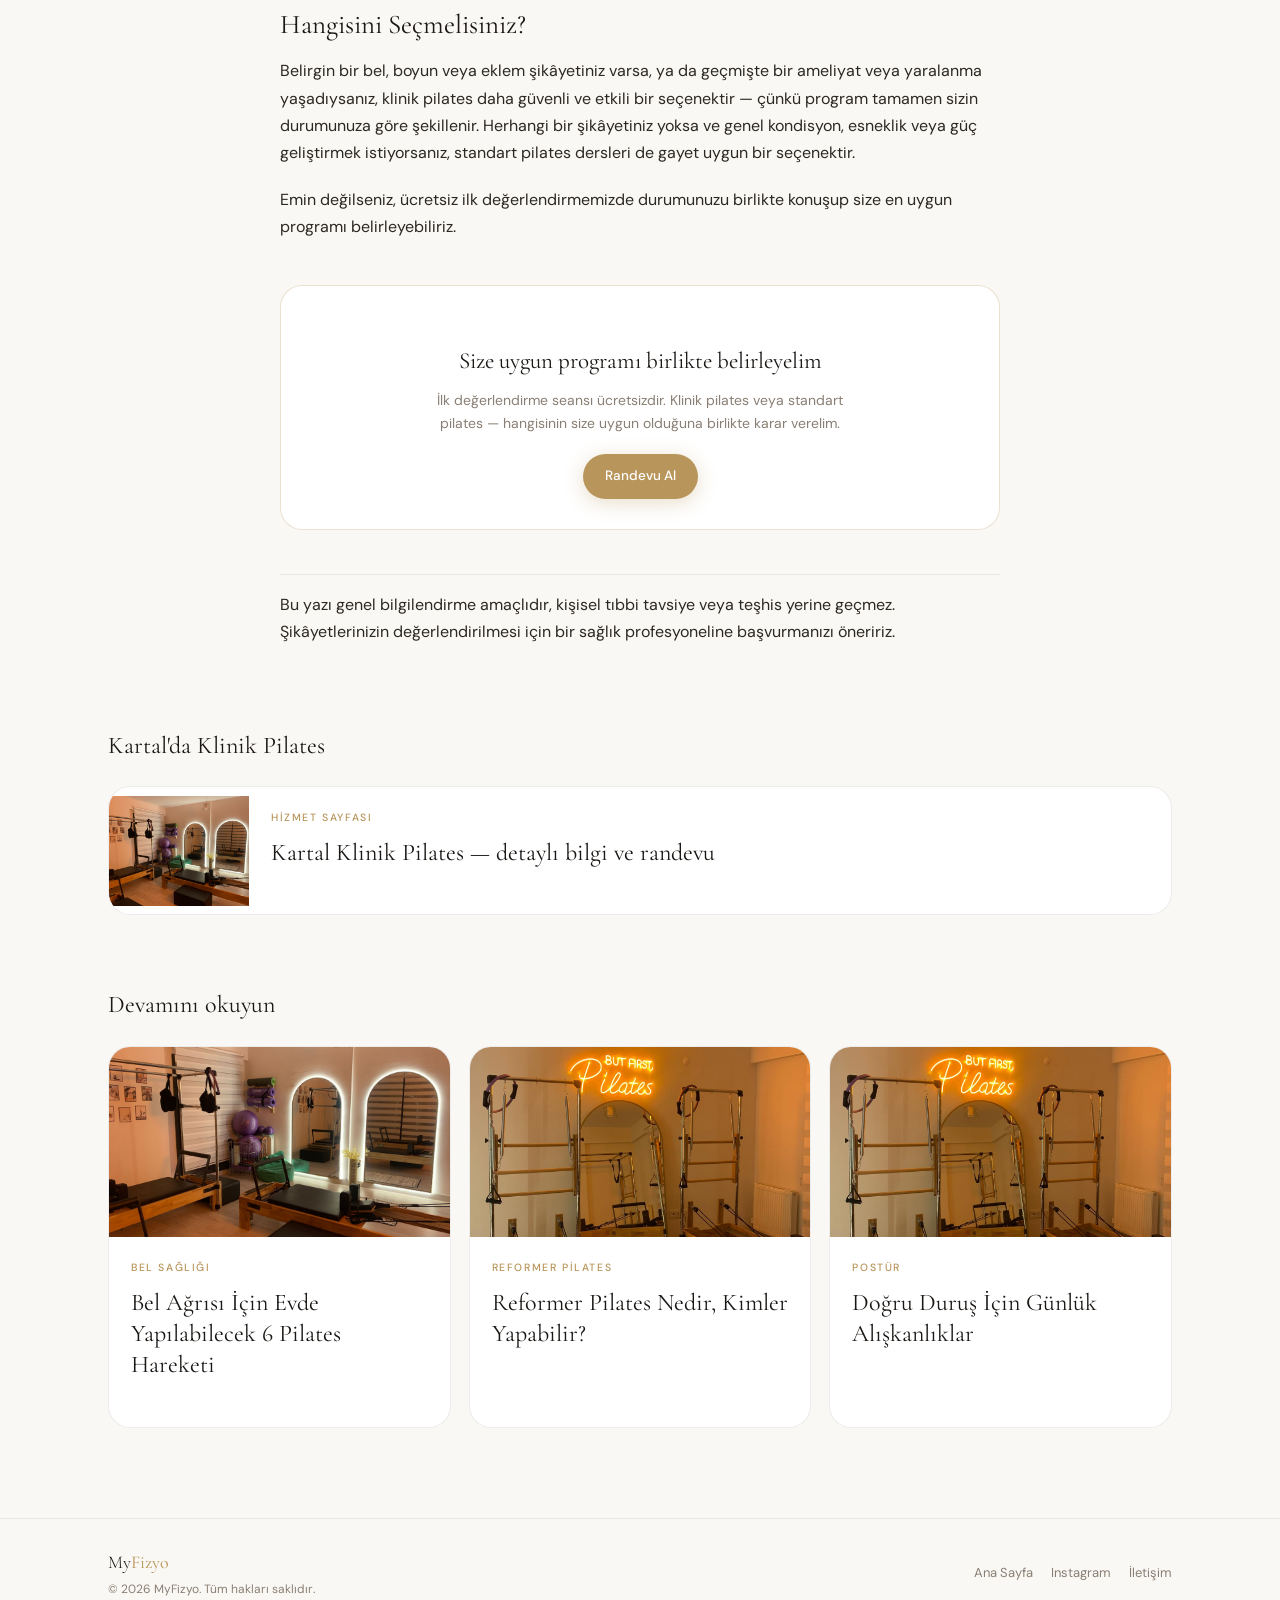
<file: blog/klinik-pilates-normal-pilates-farki.html>
<!doctype html>
<html lang="tr">
<head>
<meta charset="utf-8" />
<meta name="viewport" content="width=device-width, initial-scale=1" />
<title>Klinik Pilates ile Normal Pilates Farkı Nedir? | MyFizyo</title>
<meta name="description" content="Klinik pilates ile standart pilates dersleri arasındaki farkları, kimin hangisini seçmesi gerektiğini MyFizyo fizyoterapisti anlatıyor." />
<link rel="canonical" href="https://www.myfizyo.com.tr/blog/klinik-pilates-normal-pilates-farki.html" />
<meta property="og:title" content="Klinik Pilates ile Normal Pilates Farkı Nedir?" />
<meta property="og:description" content="Klinik pilates ile standart pilates dersleri arasındaki farkları anlatıyoruz." />
<meta property="og:type" content="article" />
<meta property="og:image" content="https://www.myfizyo.com.tr/pilates2.jpg" />
<link rel="icon" href="../favicon.ico" />
<link rel="preconnect" href="https://fonts.googleapis.com">
<link rel="preconnect" href="https://fonts.gstatic.com" crossorigin>
<link href="https://fonts.googleapis.com/css2?family=Cormorant+Garamond:ital,wght@0,300;0,400;0,600;1,300;1,400&family=DM+Sans:opsz,wght@9..40,300;9..40,400;9..40,500&display=swap" rel="stylesheet">
<link rel="stylesheet" href="style.css">
<script type="application/ld+json">
{
  "@context": "https://schema.org",
  "@type": "Article",
  "headline": "Klinik Pilates ile Normal Pilates Farkı Nedir?",
  "description": "Klinik pilates ile standart pilates dersleri arasındaki farkları anlatıyoruz.",
  "image": "https://www.myfizyo.com.tr/pilates2.jpg",
  "author": {"@type": "Person", "name": "Erva Keleş", "jobTitle": "Fizyoterapist"},
  "publisher": {"@type": "MedicalBusiness", "name": "MyFizyo"},
  "datePublished": "2026-09-01",
  "mainEntityOfPage": "https://www.myfizyo.com.tr/blog/klinik-pilates-normal-pilates-farki.html"
}
</script>
</head>
<body>

<header class="topbar">
  <div class="topbar-inner">
    <a href="../index.html" class="brand">
      <div class="logo-icon"><svg viewBox="0 0 16 16" fill="none"><path d="M8 2C8 2 4 5 4 9C4 11.2 5.8 13 8 13C10.2 13 12 11.2 12 9C12 5 8 2 8 2Z" stroke="#b8955a" stroke-width="1.2" stroke-linejoin="round"/><path d="M6 9.5C6.5 10.5 7.5 11 8 11" stroke="#b8955a" stroke-width="1.2" stroke-linecap="round"/></svg></div>
      <div class="logo-tw"><span class="logo-nm">My<span class="lg">Fizyo</span></span><span class="logo-tg">Fizyoterapi &amp; Pilates</span></div>
    </a>
    <nav class="crumb-nav"><a href="../index.html">Ana Sayfa</a><span>/</span><a href="index.html">Blog</a></nav>
    <a class="btn btn-gold" href="https://wa.me/905537141461?text=Merhaba!%20MyFizyo%20i%C3%A7in%20randevu%20istiyorum." target="_blank" rel="noopener">WhatsApp Randevu</a>
  </div>
</header>

<main class="container">
  <section class="article-hero">
    <div class="article-tag">Klinik Pilates</div>
    <h1>Klinik Pilates ile Normal Pilates Farkı Nedir?</h1>
    <div class="article-meta">
      <span>Erva Keleş &middot; Fizyoterapist</span>
      <span>1 Eylül 2026</span>
      <span>5 dk okuma</span>
    </div>
    <div class="article-cover"><img src="../pilates2.jpg" alt="Klinik pilates ile normal pilates farkı"></div>
  </section>

  <article class="article-body">
    <p>"Klinik pilates de neymiş, normal pilatesten farkı ne?" — kliniğimize gelen danışanların en sık sorduğu sorulardan biri de bu. İkisi de aynı temel prensiplerden (core kontrolü, nefes, hizalanma) beslenir, ama amaç ve yaklaşım açısından belirgin farklar taşır.</p>

    <h2>Normal Pilates Nedir?</h2>
    <p>Standart pilates dersleri, genel kondisyon, esneklik ve kas gücü geliştirmeye odaklıdır. Grup dersleri şeklinde işler, hareketler genel bir seviyeye göre planlanır ve katılımcıların çoğunlukla belirli bir sağlık şikâyeti yoktur — amaç fit kalmak, postürü desteklemek, genel iyi hissetmektir.</p>

    <h2>Klinik Pilates Nedir?</h2>
    <p>Klinik pilates ise fizyoterapi değerlendirmesiyle birleşen, tedavi amaçlı bir yaklaşımdır. Program, bir fizyoterapist tarafından kişinin şikâyetine (bel ağrısı, boyun fıtığı, postür bozukluğu gibi) özel olarak tasarlanır. Grup dersi değil, birebir veya çok küçük gruplar halinde uygulanır; her hareket, kişinin mevcut kısıtlılıkları ve ağrı seviyesi gözetilerek seçilir.</p>

    <h2>Temel Farklar</h2>
    <ul>
      <li><strong>Amaç:</strong> Normal pilates genel kondisyon; klinik pilates belirli bir şikâyetin tedavisi ve önlenmesi</li>
      <li><strong>Planlama:</strong> Normal pilates standart bir programı takip eder; klinik pilates kişiye özel, fizyoterapist tarafından tasarlanır</li>
      <li><strong>Grup büyüklüğü:</strong> Normal pilates genellikle daha kalabalık gruplarda; klinik pilates birebir veya 2-3 kişilik küçük gruplarda</li>
      <li><strong>Kim uygular:</strong> Normal pilates bir pilates eğitmeni tarafından; klinik pilates bir fizyoterapist tarafından yönetilir</li>
      <li><strong>Değerlendirme:</strong> Klinik pilates öncesinde detaylı bir sağlık değerlendirmesi yapılır, normal pilateste bu adım genellikle yoktur</li>
    </ul>

    <h2>Hangisini Seçmelisiniz?</h2>
    <p>Belirgin bir bel, boyun veya eklem şikâyetiniz varsa, ya da geçmişte bir ameliyat veya yaralanma yaşadıysanız, klinik pilates daha güvenli ve etkili bir seçenektir — çünkü program tamamen sizin durumunuza göre şekillenir. Herhangi bir şikâyetiniz yoksa ve genel kondisyon, esneklik veya güç geliştirmek istiyorsanız, standart pilates dersleri de gayet uygun bir seçenektir.</p>
    <p>Emin değilseniz, ücretsiz ilk değerlendirmemizde durumunuzu birlikte konuşup size en uygun programı belirleyebiliriz.</p>

    <div class="article-cta">
      <h3>Size uygun programı birlikte belirleyelim</h3>
      <p>İlk değerlendirme seansı ücretsizdir. Klinik pilates veya standart pilates — hangisinin size uygun olduğuna birlikte karar verelim.</p>
      <a class="btn btn-gold" href="../index.html#randevu">Randevu Al</a>
    </div>

    <p class="article-disclaimer">Bu yazı genel bilgilendirme amaçlıdır, kişisel tıbbi tavsiye veya teşhis yerine geçmez. Şikâyetlerinizin değerlendirilmesi için bir sağlık profesyoneline başvurmanızı öneririz.</p>
  </article>

  <section class="related">
    <h2>Kartal'da Klinik Pilates</h2>
    <div class="related-grid" style="grid-template-columns:1fr">
      <a class="post-card" href="../hizmetler/kartal-klinik-pilates.html" style="flex-direction:row;align-items:center">
        <img src="../pilates2.jpg" alt="Kartal klinik pilates" loading="lazy" style="width:140px;height:110px;flex-shrink:0">
        <div class="post-card-body"><span class="post-tag">Hizmet Sayfası</span><h2>Kartal Klinik Pilates — detaylı bilgi ve randevu</h2></div>
      </a>
    </div>
  </section>

  <section class="related">
    <h2>Devamını okuyun</h2>
    <div class="related-grid">
      <a class="post-card" href="bel-agrisi-icin-evde-pilates-hareketleri.html">
        <img src="../pilates2.jpg" alt="Bel sağlığı için pilates hareketi" loading="lazy">
        <div class="post-card-body"><span class="post-tag">Bel Sağlığı</span><h2>Bel Ağrısı İçin Evde Yapılabilecek 6 Pilates Hareketi</h2></div>
      </a>
      <a class="post-card" href="reformer-pilates-nedir-kimler-yapabilir.html">
        <img src="../pilates1.jpg" alt="Reformer pilates dersi" loading="lazy">
        <div class="post-card-body"><span class="post-tag">Reformer Pilates</span><h2>Reformer Pilates Nedir, Kimler Yapabilir?</h2></div>
      </a>
      <a class="post-card" href="dogru-durus-icin-gunluk-aliskanliklar.html">
        <img src="../studio.jpg" alt="Doğru duruş alışkanlıkları" loading="lazy">
        <div class="post-card-body"><span class="post-tag">Postür</span><h2>Doğru Duruş İçin Günlük Alışkanlıklar</h2></div>
      </a>
    </div>
  </section>
</main>

<footer>
  <div class="container">
    <div class="foot">
      <div><div class="foot-brand"><span style="font-weight:300">My</span><span style="color:var(--gold)">Fizyo</span></div><div class="foot-copy">&copy; <span id="year"></span> MyFizyo. Tüm hakları saklıdır.</div></div>
      <div class="foot-links"><a href="../index.html">Ana Sayfa</a><a href="https://instagram.com/my.fizyo" target="_blank" rel="noopener">Instagram</a><a href="../index.html#iletisim">İletişim</a></div>
    </div>
  </div>
</footer>
<script>document.getElementById("year").textContent = new Date().getFullYear();</script>
</body>
</html>
</file>
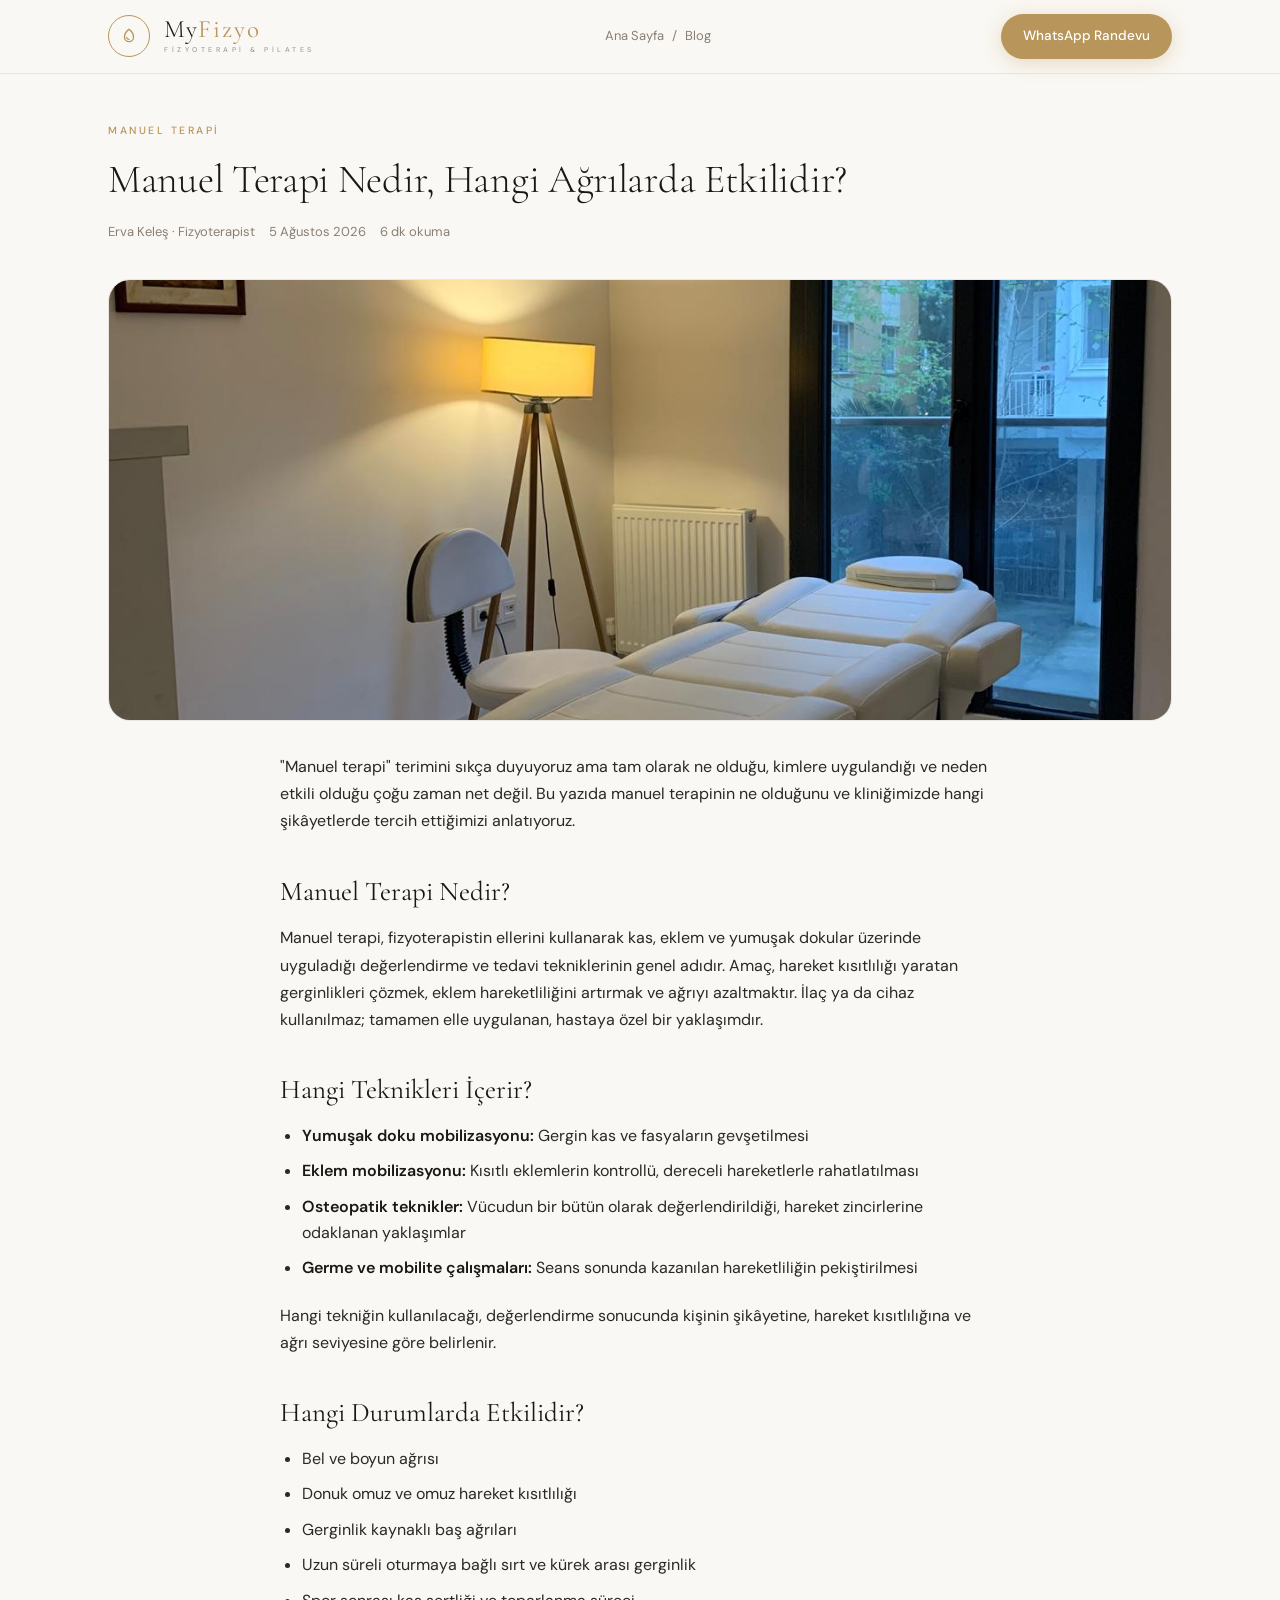
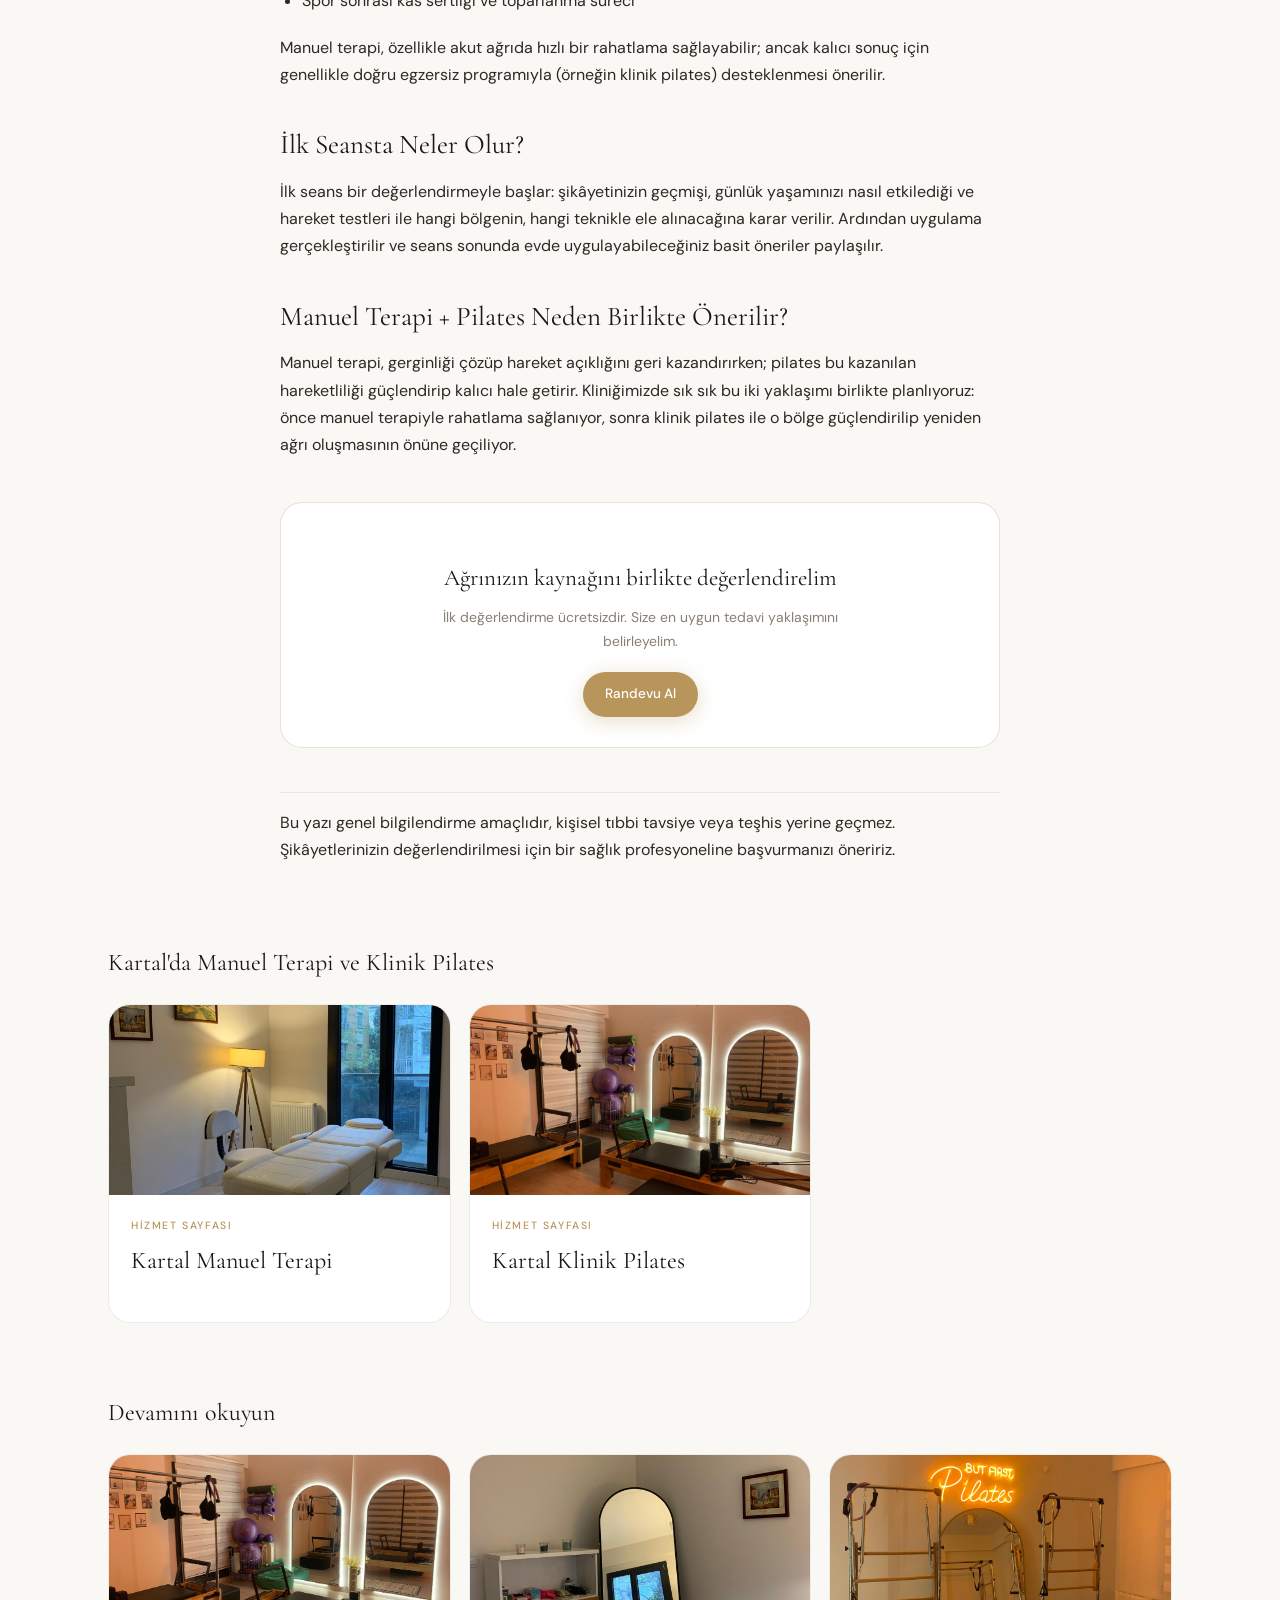
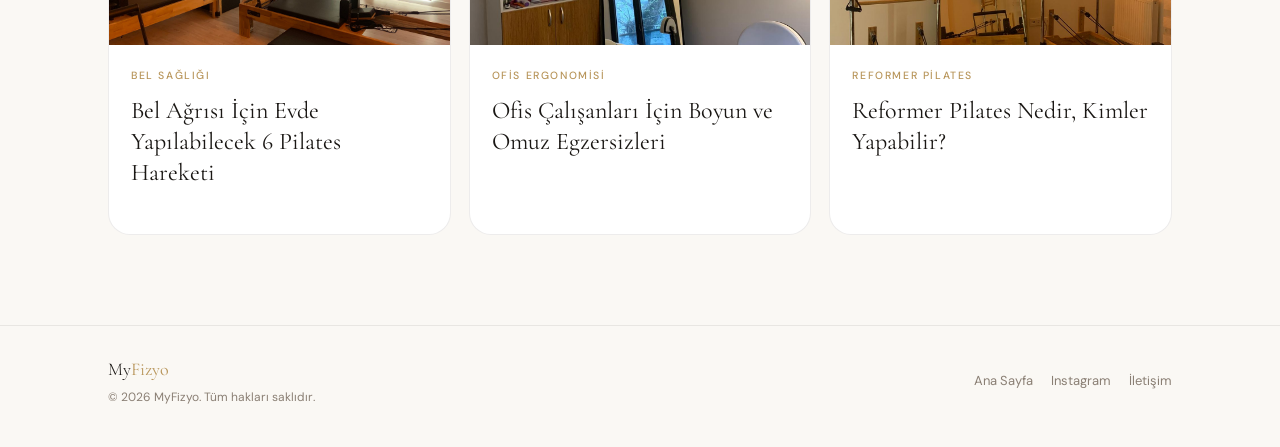
<file: blog/manuel-terapi-nedir-hangi-agrilarda-etkilidir.html>
<!doctype html>
<html lang="tr">
<head>
<meta charset="utf-8" />
<meta name="viewport" content="width=device-width, initial-scale=1" />
<title>Manuel Terapi Nedir, Hangi Ağrılarda Etkilidir? | MyFizyo</title>
<meta name="description" content="Manuel terapi nedir, hangi tekniklerden oluşur, hangi ağrılarda etkilidir? Kartal MyFizyo'dan osteopatik manuel terapi rehberi." />
<link rel="canonical" href="https://www.myfizyo.com.tr/blog/manuel-terapi-nedir-hangi-agrilarda-etkilidir.html" />
<meta property="og:title" content="Manuel Terapi Nedir, Hangi Ağrılarda Etkilidir?" />
<meta property="og:description" content="Manuel terapi nedir, hangi tekniklerden oluşur, hangi ağrılarda etkilidir?" />
<meta property="og:type" content="article" />
<meta property="og:image" content="https://www.myfizyo.com.tr/manuel1.jpg" />
<link rel="icon" href="../favicon.ico" />
<link rel="preconnect" href="https://fonts.googleapis.com">
<link rel="preconnect" href="https://fonts.gstatic.com" crossorigin>
<link href="https://fonts.googleapis.com/css2?family=Cormorant+Garamond:ital,wght@0,300;0,400;0,600;1,300;1,400&family=DM+Sans:opsz,wght@9..40,300;9..40,400;9..40,500&display=swap" rel="stylesheet">
<link rel="stylesheet" href="style.css">
<script type="application/ld+json">
{
  "@context": "https://schema.org",
  "@type": "Article",
  "headline": "Manuel Terapi Nedir, Hangi Ağrılarda Etkilidir?",
  "description": "Manuel terapi nedir, hangi tekniklerden oluşur, hangi ağrılarda etkilidir?",
  "image": "https://www.myfizyo.com.tr/manuel1.jpg",
  "author": {"@type": "Person", "name": "Erva Keleş", "jobTitle": "Fizyoterapist"},
  "publisher": {"@type": "MedicalBusiness", "name": "MyFizyo"},
  "datePublished": "2026-08-05",
  "mainEntityOfPage": "https://www.myfizyo.com.tr/blog/manuel-terapi-nedir-hangi-agrilarda-etkilidir.html"
}
</script>
</head>
<body>

<header class="topbar">
  <div class="topbar-inner">
    <a href="../index.html" class="brand">
      <div class="logo-icon"><svg viewBox="0 0 16 16" fill="none"><path d="M8 2C8 2 4 5 4 9C4 11.2 5.8 13 8 13C10.2 13 12 11.2 12 9C12 5 8 2 8 2Z" stroke="#b8955a" stroke-width="1.2" stroke-linejoin="round"/><path d="M6 9.5C6.5 10.5 7.5 11 8 11" stroke="#b8955a" stroke-width="1.2" stroke-linecap="round"/></svg></div>
      <div class="logo-tw"><span class="logo-nm">My<span class="lg">Fizyo</span></span><span class="logo-tg">Fizyoterapi &amp; Pilates</span></div>
    </a>
    <nav class="crumb-nav"><a href="../index.html">Ana Sayfa</a><span>/</span><a href="index.html">Blog</a></nav>
    <a class="btn btn-gold" href="https://wa.me/905537141461?text=Merhaba!%20MyFizyo%20i%C3%A7in%20randevu%20istiyorum." target="_blank" rel="noopener">WhatsApp Randevu</a>
  </div>
</header>

<main class="container">
  <section class="article-hero">
    <div class="article-tag">Manuel Terapi</div>
    <h1>Manuel Terapi Nedir, Hangi Ağrılarda Etkilidir?</h1>
    <div class="article-meta">
      <span>Erva Keleş &middot; Fizyoterapist</span>
      <span>5 Ağustos 2026</span>
      <span>6 dk okuma</span>
    </div>
    <div class="article-cover"><img src="../manuel1.jpg" alt="MyFizyo'da manuel terapi seansı"></div>
  </section>

  <article class="article-body">
    <p>"Manuel terapi" terimini sıkça duyuyoruz ama tam olarak ne olduğu, kimlere uygulandığı ve neden etkili olduğu çoğu zaman net değil. Bu yazıda manuel terapinin ne olduğunu ve kliniğimizde hangi şikâyetlerde tercih ettiğimizi anlatıyoruz.</p>

    <h2>Manuel Terapi Nedir?</h2>
    <p>Manuel terapi, fizyoterapistin ellerini kullanarak kas, eklem ve yumuşak dokular üzerinde uyguladığı değerlendirme ve tedavi tekniklerinin genel adıdır. Amaç, hareket kısıtlılığı yaratan gerginlikleri çözmek, eklem hareketliliğini artırmak ve ağrıyı azaltmaktır. İlaç ya da cihaz kullanılmaz; tamamen elle uygulanan, hastaya özel bir yaklaşımdır.</p>

    <h2>Hangi Teknikleri İçerir?</h2>
    <ul>
      <li><strong>Yumuşak doku mobilizasyonu:</strong> Gergin kas ve fasyaların gevşetilmesi</li>
      <li><strong>Eklem mobilizasyonu:</strong> Kısıtlı eklemlerin kontrollü, dereceli hareketlerle rahatlatılması</li>
      <li><strong>Osteopatik teknikler:</strong> Vücudun bir bütün olarak değerlendirildiği, hareket zincirlerine odaklanan yaklaşımlar</li>
      <li><strong>Germe ve mobilite çalışmaları:</strong> Seans sonunda kazanılan hareketliliğin pekiştirilmesi</li>
    </ul>
    <p>Hangi tekniğin kullanılacağı, değerlendirme sonucunda kişinin şikâyetine, hareket kısıtlılığına ve ağrı seviyesine göre belirlenir.</p>

    <h2>Hangi Durumlarda Etkilidir?</h2>
    <ul>
      <li>Bel ve boyun ağrısı</li>
      <li>Donuk omuz ve omuz hareket kısıtlılığı</li>
      <li>Gerginlik kaynaklı baş ağrıları</li>
      <li>Uzun süreli oturmaya bağlı sırt ve kürek arası gerginlik</li>
      <li>Spor sonrası kas sertliği ve toparlanma süreci</li>
    </ul>
    <p>Manuel terapi, özellikle akut ağrıda hızlı bir rahatlama sağlayabilir; ancak kalıcı sonuç için genellikle doğru egzersiz programıyla (örneğin klinik pilates) desteklenmesi önerilir.</p>

    <h2>İlk Seansta Neler Olur?</h2>
    <p>İlk seans bir değerlendirmeyle başlar: şikâyetinizin geçmişi, günlük yaşamınızı nasıl etkilediği ve hareket testleri ile hangi bölgenin, hangi teknikle ele alınacağına karar verilir. Ardından uygulama gerçekleştirilir ve seans sonunda evde uygulayabileceğiniz basit öneriler paylaşılır.</p>

    <h2>Manuel Terapi + Pilates Neden Birlikte Önerilir?</h2>
    <p>Manuel terapi, gerginliği çözüp hareket açıklığını geri kazandırırken; pilates bu kazanılan hareketliliği güçlendirip kalıcı hale getirir. Kliniğimizde sık sık bu iki yaklaşımı birlikte planlıyoruz: önce manuel terapiyle rahatlama sağlanıyor, sonra klinik pilates ile o bölge güçlendirilip yeniden ağrı oluşmasının önüne geçiliyor.</p>

    <div class="article-cta">
      <h3>Ağrınızın kaynağını birlikte değerlendirelim</h3>
      <p>İlk değerlendirme ücretsizdir. Size en uygun tedavi yaklaşımını belirleyelim.</p>
      <a class="btn btn-gold" href="../index.html#randevu">Randevu Al</a>
    </div>

    <p class="article-disclaimer">Bu yazı genel bilgilendirme amaçlıdır, kişisel tıbbi tavsiye veya teşhis yerine geçmez. Şikâyetlerinizin değerlendirilmesi için bir sağlık profesyoneline başvurmanızı öneririz.</p>
  </article>

  <section class="related">
    <h2>Kartal'da Manuel Terapi ve Klinik Pilates</h2>
    <div class="related-grid">
      <a class="post-card" href="../hizmetler/kartal-manuel-terapi.html">
        <img src="../manuel1.jpg" alt="Kartal manuel terapi" loading="lazy">
        <div class="post-card-body"><span class="post-tag">Hizmet Sayfası</span><h2>Kartal Manuel Terapi</h2></div>
      </a>
      <a class="post-card" href="../hizmetler/kartal-klinik-pilates.html">
        <img src="../pilates2.jpg" alt="Kartal klinik pilates" loading="lazy">
        <div class="post-card-body"><span class="post-tag">Hizmet Sayfası</span><h2>Kartal Klinik Pilates</h2></div>
      </a>
    </div>
  </section>

  <section class="related">
    <h2>Devamını okuyun</h2>
    <div class="related-grid">
      <a class="post-card" href="bel-agrisi-icin-evde-pilates-hareketleri.html">
        <img src="../pilates2.jpg" alt="Bel sağlığı için pilates hareketi" loading="lazy">
        <div class="post-card-body"><span class="post-tag">Bel Sağlığı</span><h2>Bel Ağrısı İçin Evde Yapılabilecek 6 Pilates Hareketi</h2></div>
      </a>
      <a class="post-card" href="ofis-calisanlari-icin-boyun-omuz-egzersizleri.html">
        <img src="../manuel2.jpg" alt="Ofis çalışanları için egzersiz" loading="lazy">
        <div class="post-card-body"><span class="post-tag">Ofis Ergonomisi</span><h2>Ofis Çalışanları İçin Boyun ve Omuz Egzersizleri</h2></div>
      </a>
      <a class="post-card" href="reformer-pilates-nedir-kimler-yapabilir.html">
        <img src="../pilates1.jpg" alt="Reformer pilates dersi" loading="lazy">
        <div class="post-card-body"><span class="post-tag">Reformer Pilates</span><h2>Reformer Pilates Nedir, Kimler Yapabilir?</h2></div>
      </a>
    </div>
  </section>
</main>

<footer>
  <div class="container">
    <div class="foot">
      <div><div class="foot-brand"><span style="font-weight:300">My</span><span style="color:var(--gold)">Fizyo</span></div><div class="foot-copy">&copy; <span id="year"></span> MyFizyo. Tüm hakları saklıdır.</div></div>
      <div class="foot-links"><a href="../index.html">Ana Sayfa</a><a href="https://instagram.com/my.fizyo" target="_blank" rel="noopener">Instagram</a><a href="../index.html#iletisim">İletişim</a></div>
    </div>
  </div>
</footer>
<script>document.getElementById("year").textContent = new Date().getFullYear();</script>
</body>
</html>
</file>
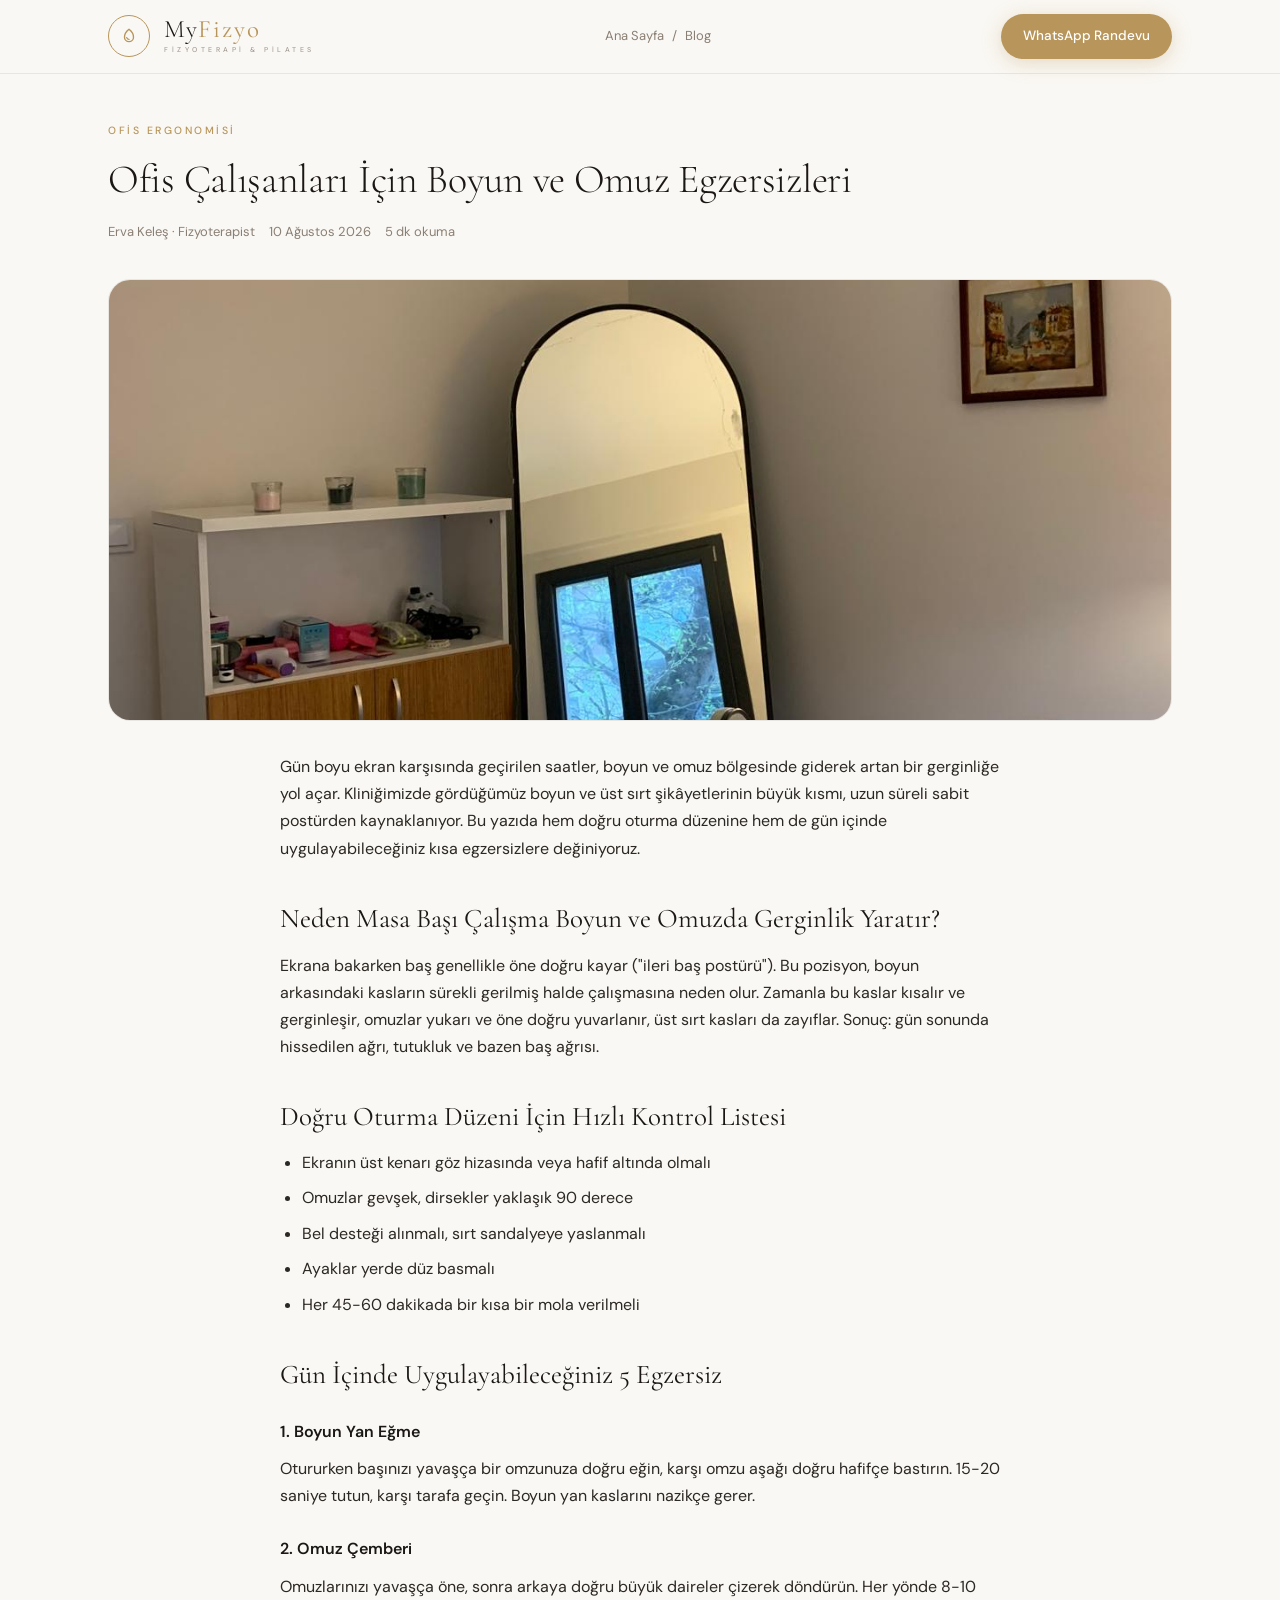
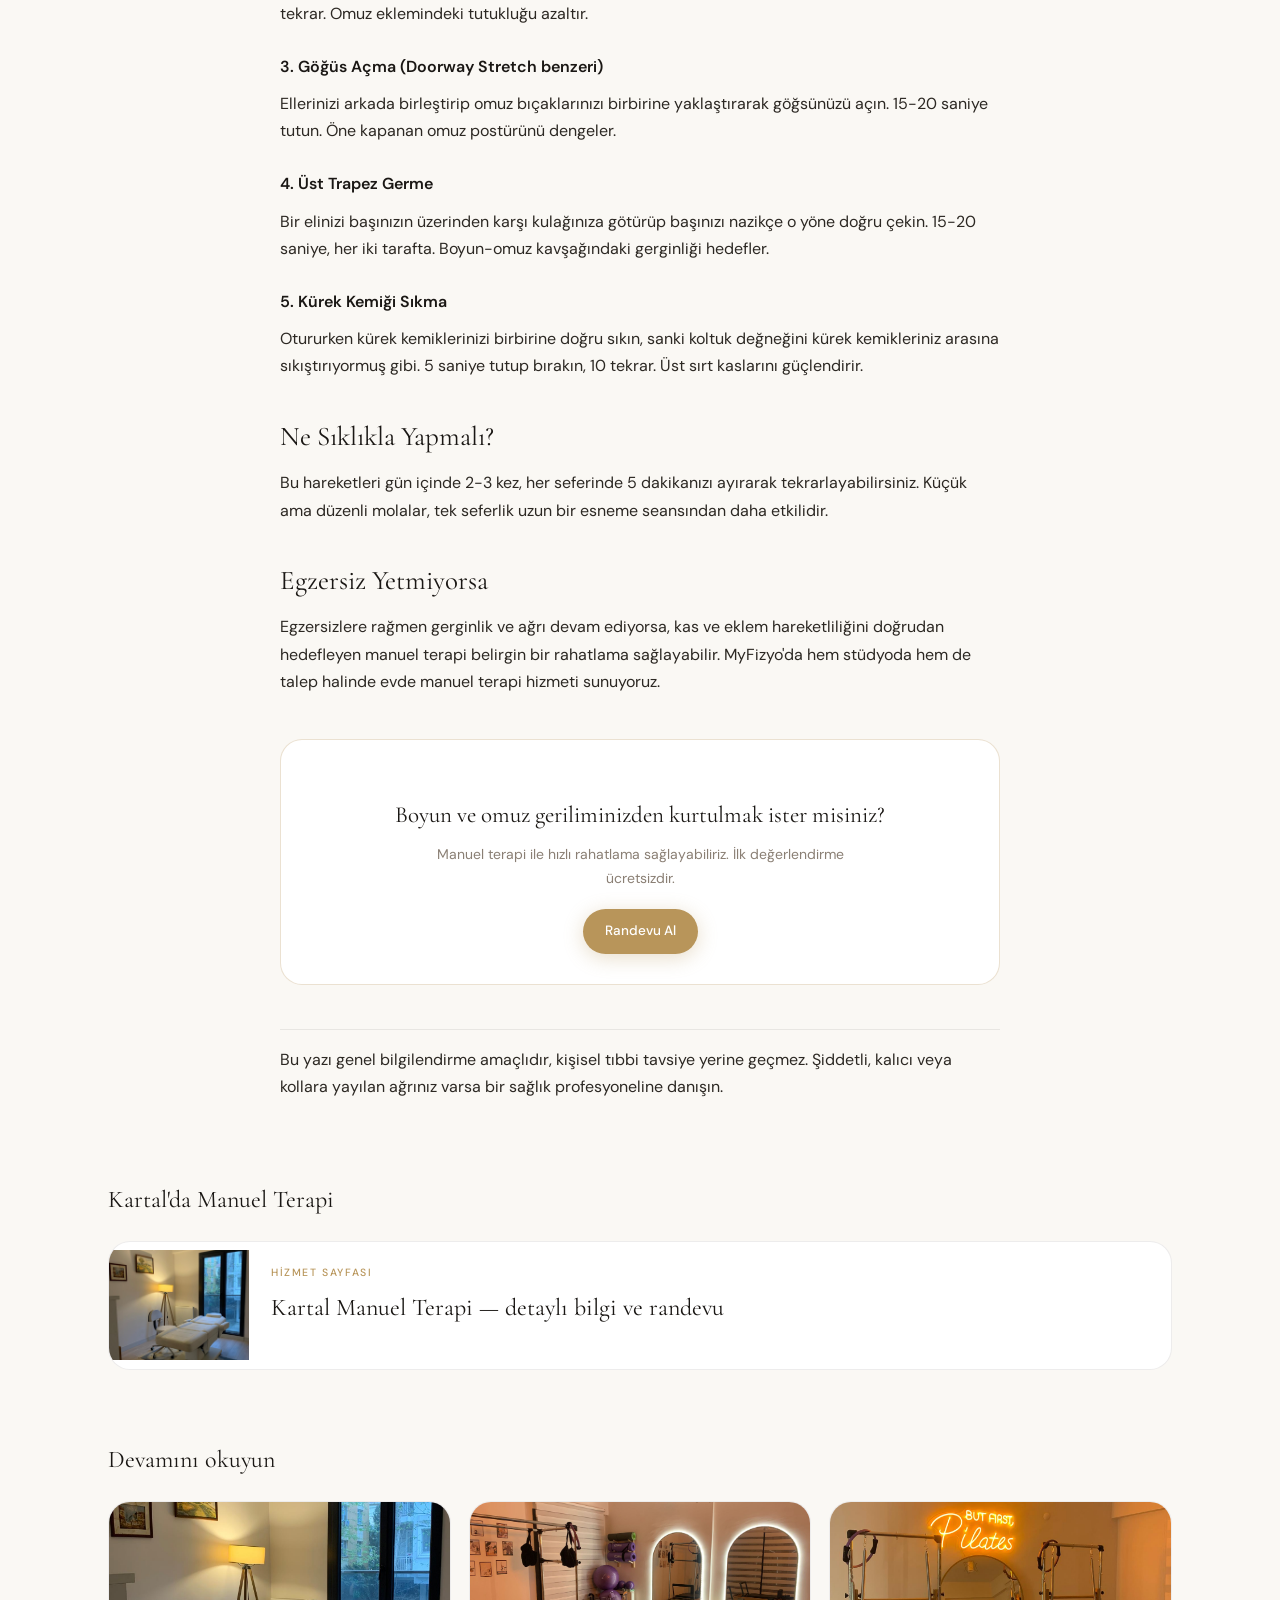
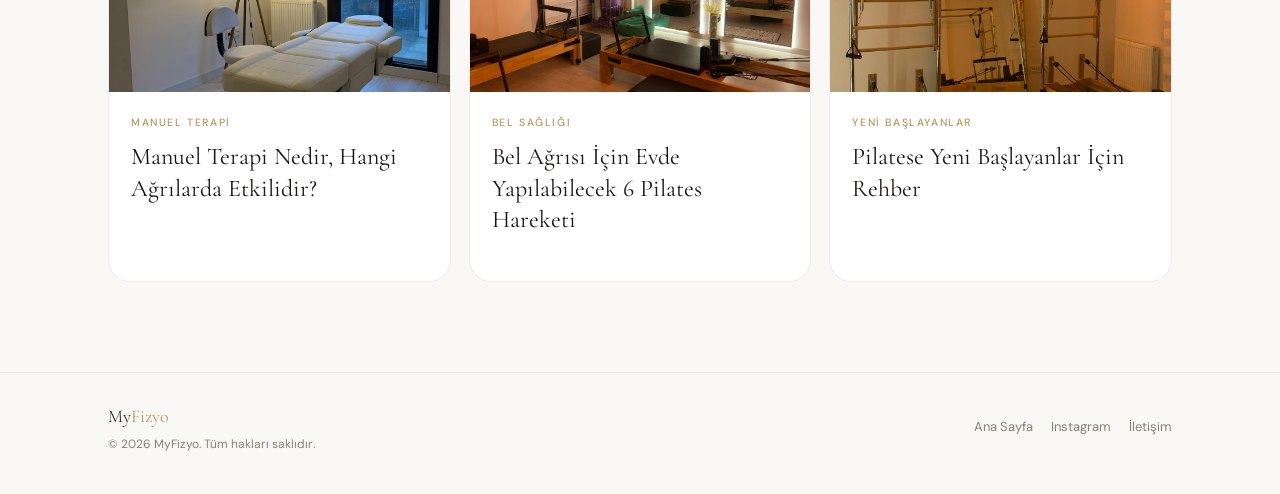
<file: blog/ofis-calisanlari-icin-boyun-omuz-egzersizleri.html>
<!doctype html>
<html lang="tr">
<head>
<meta charset="utf-8" />
<meta name="viewport" content="width=device-width, initial-scale=1" />
<title>Ofis Çalışanları İçin Boyun ve Omuz Egzersizleri | MyFizyo</title>
<meta name="description" content="Masa başında geçen saatlerin yarattığı boyun ve omuz gerginliğini azaltmak için gün içinde uygulayabileceğiniz 5 basit egzersiz. MyFizyo Kartal." />
<link rel="canonical" href="https://www.myfizyo.com.tr/blog/ofis-calisanlari-icin-boyun-omuz-egzersizleri.html" />
<meta property="og:title" content="Ofis Çalışanları İçin Boyun ve Omuz Egzersizleri" />
<meta property="og:description" content="Masa başı çalışmanın yarattığı gerginliği azaltmak için 5 basit egzersiz." />
<meta property="og:type" content="article" />
<meta property="og:image" content="https://www.myfizyo.com.tr/manuel2.jpg" />
<link rel="icon" href="../favicon.ico" />
<link rel="preconnect" href="https://fonts.googleapis.com">
<link rel="preconnect" href="https://fonts.gstatic.com" crossorigin>
<link href="https://fonts.googleapis.com/css2?family=Cormorant+Garamond:ital,wght@0,300;0,400;0,600;1,300;1,400&family=DM+Sans:opsz,wght@9..40,300;9..40,400;9..40,500&display=swap" rel="stylesheet">
<link rel="stylesheet" href="style.css">
<script type="application/ld+json">
{
  "@context": "https://schema.org",
  "@type": "Article",
  "headline": "Ofis Çalışanları İçin Boyun ve Omuz Egzersizleri",
  "description": "Masa başı çalışmanın yarattığı gerginliği azaltmak için 5 basit egzersiz.",
  "image": "https://www.myfizyo.com.tr/manuel2.jpg",
  "author": {"@type": "Person", "name": "Erva Keleş", "jobTitle": "Fizyoterapist"},
  "publisher": {"@type": "MedicalBusiness", "name": "MyFizyo"},
  "datePublished": "2026-08-10",
  "mainEntityOfPage": "https://www.myfizyo.com.tr/blog/ofis-calisanlari-icin-boyun-omuz-egzersizleri.html"
}
</script>
</head>
<body>

<header class="topbar">
  <div class="topbar-inner">
    <a href="../index.html" class="brand">
      <div class="logo-icon"><svg viewBox="0 0 16 16" fill="none"><path d="M8 2C8 2 4 5 4 9C4 11.2 5.8 13 8 13C10.2 13 12 11.2 12 9C12 5 8 2 8 2Z" stroke="#b8955a" stroke-width="1.2" stroke-linejoin="round"/><path d="M6 9.5C6.5 10.5 7.5 11 8 11" stroke="#b8955a" stroke-width="1.2" stroke-linecap="round"/></svg></div>
      <div class="logo-tw"><span class="logo-nm">My<span class="lg">Fizyo</span></span><span class="logo-tg">Fizyoterapi &amp; Pilates</span></div>
    </a>
    <nav class="crumb-nav"><a href="../index.html">Ana Sayfa</a><span>/</span><a href="index.html">Blog</a></nav>
    <a class="btn btn-gold" href="https://wa.me/905537141461?text=Merhaba!%20MyFizyo%20i%C3%A7in%20randevu%20istiyorum." target="_blank" rel="noopener">WhatsApp Randevu</a>
  </div>
</header>

<main class="container">
  <section class="article-hero">
    <div class="article-tag">Ofis Ergonomisi</div>
    <h1>Ofis Çalışanları İçin Boyun ve Omuz Egzersizleri</h1>
    <div class="article-meta">
      <span>Erva Keleş &middot; Fizyoterapist</span>
      <span>10 Ağustos 2026</span>
      <span>5 dk okuma</span>
    </div>
    <div class="article-cover"><img src="../manuel2.jpg" alt="Ofis çalışanları için boyun omuz egzersizi"></div>
  </section>

  <article class="article-body">
    <p>Gün boyu ekran karşısında geçirilen saatler, boyun ve omuz bölgesinde giderek artan bir gerginliğe yol açar. Kliniğimizde gördüğümüz boyun ve üst sırt şikâyetlerinin büyük kısmı, uzun süreli sabit postürden kaynaklanıyor. Bu yazıda hem doğru oturma düzenine hem de gün içinde uygulayabileceğiniz kısa egzersizlere değiniyoruz.</p>

    <h2>Neden Masa Başı Çalışma Boyun ve Omuzda Gerginlik Yaratır?</h2>
    <p>Ekrana bakarken baş genellikle öne doğru kayar ("ileri baş postürü"). Bu pozisyon, boyun arkasındaki kasların sürekli gerilmiş halde çalışmasına neden olur. Zamanla bu kaslar kısalır ve gerginleşir, omuzlar yukarı ve öne doğru yuvarlanır, üst sırt kasları da zayıflar. Sonuç: gün sonunda hissedilen ağrı, tutukluk ve bazen baş ağrısı.</p>

    <h2>Doğru Oturma Düzeni İçin Hızlı Kontrol Listesi</h2>
    <ul>
      <li>Ekranın üst kenarı göz hizasında veya hafif altında olmalı</li>
      <li>Omuzlar gevşek, dirsekler yaklaşık 90 derece</li>
      <li>Bel desteği alınmalı, sırt sandalyeye yaslanmalı</li>
      <li>Ayaklar yerde düz basmalı</li>
      <li>Her 45-60 dakikada bir kısa bir mola verilmeli</li>
    </ul>

    <h2>Gün İçinde Uygulayabileceğiniz 5 Egzersiz</h2>
    <h3>1. Boyun Yan Eğme</h3>
    <p>Otururken başınızı yavaşça bir omzunuza doğru eğin, karşı omzu aşağı doğru hafifçe bastırın. 15-20 saniye tutun, karşı tarafa geçin. Boyun yan kaslarını nazikçe gerer.</p>
    <h3>2. Omuz Çemberi</h3>
    <p>Omuzlarınızı yavaşça öne, sonra arkaya doğru büyük daireler çizerek döndürün. Her yönde 8-10 tekrar. Omuz eklemindeki tutukluğu azaltır.</p>
    <h3>3. Göğüs Açma (Doorway Stretch benzeri)</h3>
    <p>Ellerinizi arkada birleştirip omuz bıçaklarınızı birbirine yaklaştırarak göğsünüzü açın. 15-20 saniye tutun. Öne kapanan omuz postürünü dengeler.</p>
    <h3>4. Üst Trapez Germe</h3>
    <p>Bir elinizi başınızın üzerinden karşı kulağınıza götürüp başınızı nazikçe o yöne doğru çekin. 15-20 saniye, her iki tarafta. Boyun-omuz kavşağındaki gerginliği hedefler.</p>
    <h3>5. Kürek Kemiği Sıkma</h3>
    <p>Otururken kürek kemiklerinizi birbirine doğru sıkın, sanki koltuk değneğini kürek kemikleriniz arasına sıkıştırıyormuş gibi. 5 saniye tutup bırakın, 10 tekrar. Üst sırt kaslarını güçlendirir.</p>

    <h2>Ne Sıklıkla Yapmalı?</h2>
    <p>Bu hareketleri gün içinde 2-3 kez, her seferinde 5 dakikanızı ayırarak tekrarlayabilirsiniz. Küçük ama düzenli molalar, tek seferlik uzun bir esneme seansından daha etkilidir.</p>

    <h2>Egzersiz Yetmiyorsa</h2>
    <p>Egzersizlere rağmen gerginlik ve ağrı devam ediyorsa, kas ve eklem hareketliliğini doğrudan hedefleyen manuel terapi belirgin bir rahatlama sağlayabilir. MyFizyo'da hem stüdyoda hem de talep halinde evde manuel terapi hizmeti sunuyoruz.</p>

    <div class="article-cta">
      <h3>Boyun ve omuz geriliminizden kurtulmak ister misiniz?</h3>
      <p>Manuel terapi ile hızlı rahatlama sağlayabiliriz. İlk değerlendirme ücretsizdir.</p>
      <a class="btn btn-gold" href="../index.html#randevu">Randevu Al</a>
    </div>

    <p class="article-disclaimer">Bu yazı genel bilgilendirme amaçlıdır, kişisel tıbbi tavsiye yerine geçmez. Şiddetli, kalıcı veya kollara yayılan ağrınız varsa bir sağlık profesyoneline danışın.</p>
  </article>

  <section class="related">
    <h2>Kartal'da Manuel Terapi</h2>
    <div class="related-grid" style="grid-template-columns:1fr">
      <a class="post-card" href="../hizmetler/kartal-manuel-terapi.html" style="flex-direction:row;align-items:center">
        <img src="../manuel1.jpg" alt="Kartal manuel terapi" loading="lazy" style="width:140px;height:110px;flex-shrink:0">
        <div class="post-card-body"><span class="post-tag">Hizmet Sayfası</span><h2>Kartal Manuel Terapi — detaylı bilgi ve randevu</h2></div>
      </a>
    </div>
  </section>

  <section class="related">
    <h2>Devamını okuyun</h2>
    <div class="related-grid">
      <a class="post-card" href="manuel-terapi-nedir-hangi-agrilarda-etkilidir.html">
        <img src="../manuel1.jpg" alt="Manuel terapi seansı" loading="lazy">
        <div class="post-card-body"><span class="post-tag">Manuel Terapi</span><h2>Manuel Terapi Nedir, Hangi Ağrılarda Etkilidir?</h2></div>
      </a>
      <a class="post-card" href="bel-agrisi-icin-evde-pilates-hareketleri.html">
        <img src="../pilates2.jpg" alt="Bel sağlığı için pilates hareketi" loading="lazy">
        <div class="post-card-body"><span class="post-tag">Bel Sağlığı</span><h2>Bel Ağrısı İçin Evde Yapılabilecek 6 Pilates Hareketi</h2></div>
      </a>
      <a class="post-card" href="pilatese-yeni-baslayanlar-icin-rehber.html">
        <img src="../studio.jpg" alt="MyFizyo pilates stüdyosu" loading="lazy">
        <div class="post-card-body"><span class="post-tag">Yeni Başlayanlar</span><h2>Pilatese Yeni Başlayanlar İçin Rehber</h2></div>
      </a>
    </div>
  </section>
</main>

<footer>
  <div class="container">
    <div class="foot">
      <div><div class="foot-brand"><span style="font-weight:300">My</span><span style="color:var(--gold)">Fizyo</span></div><div class="foot-copy">&copy; <span id="year"></span> MyFizyo. Tüm hakları saklıdır.</div></div>
      <div class="foot-links"><a href="../index.html">Ana Sayfa</a><a href="https://instagram.com/my.fizyo" target="_blank" rel="noopener">Instagram</a><a href="../index.html#iletisim">İletişim</a></div>
    </div>
  </div>
</footer>
<script>document.getElementById("year").textContent = new Date().getFullYear();</script>
</body>
</html>
</file>
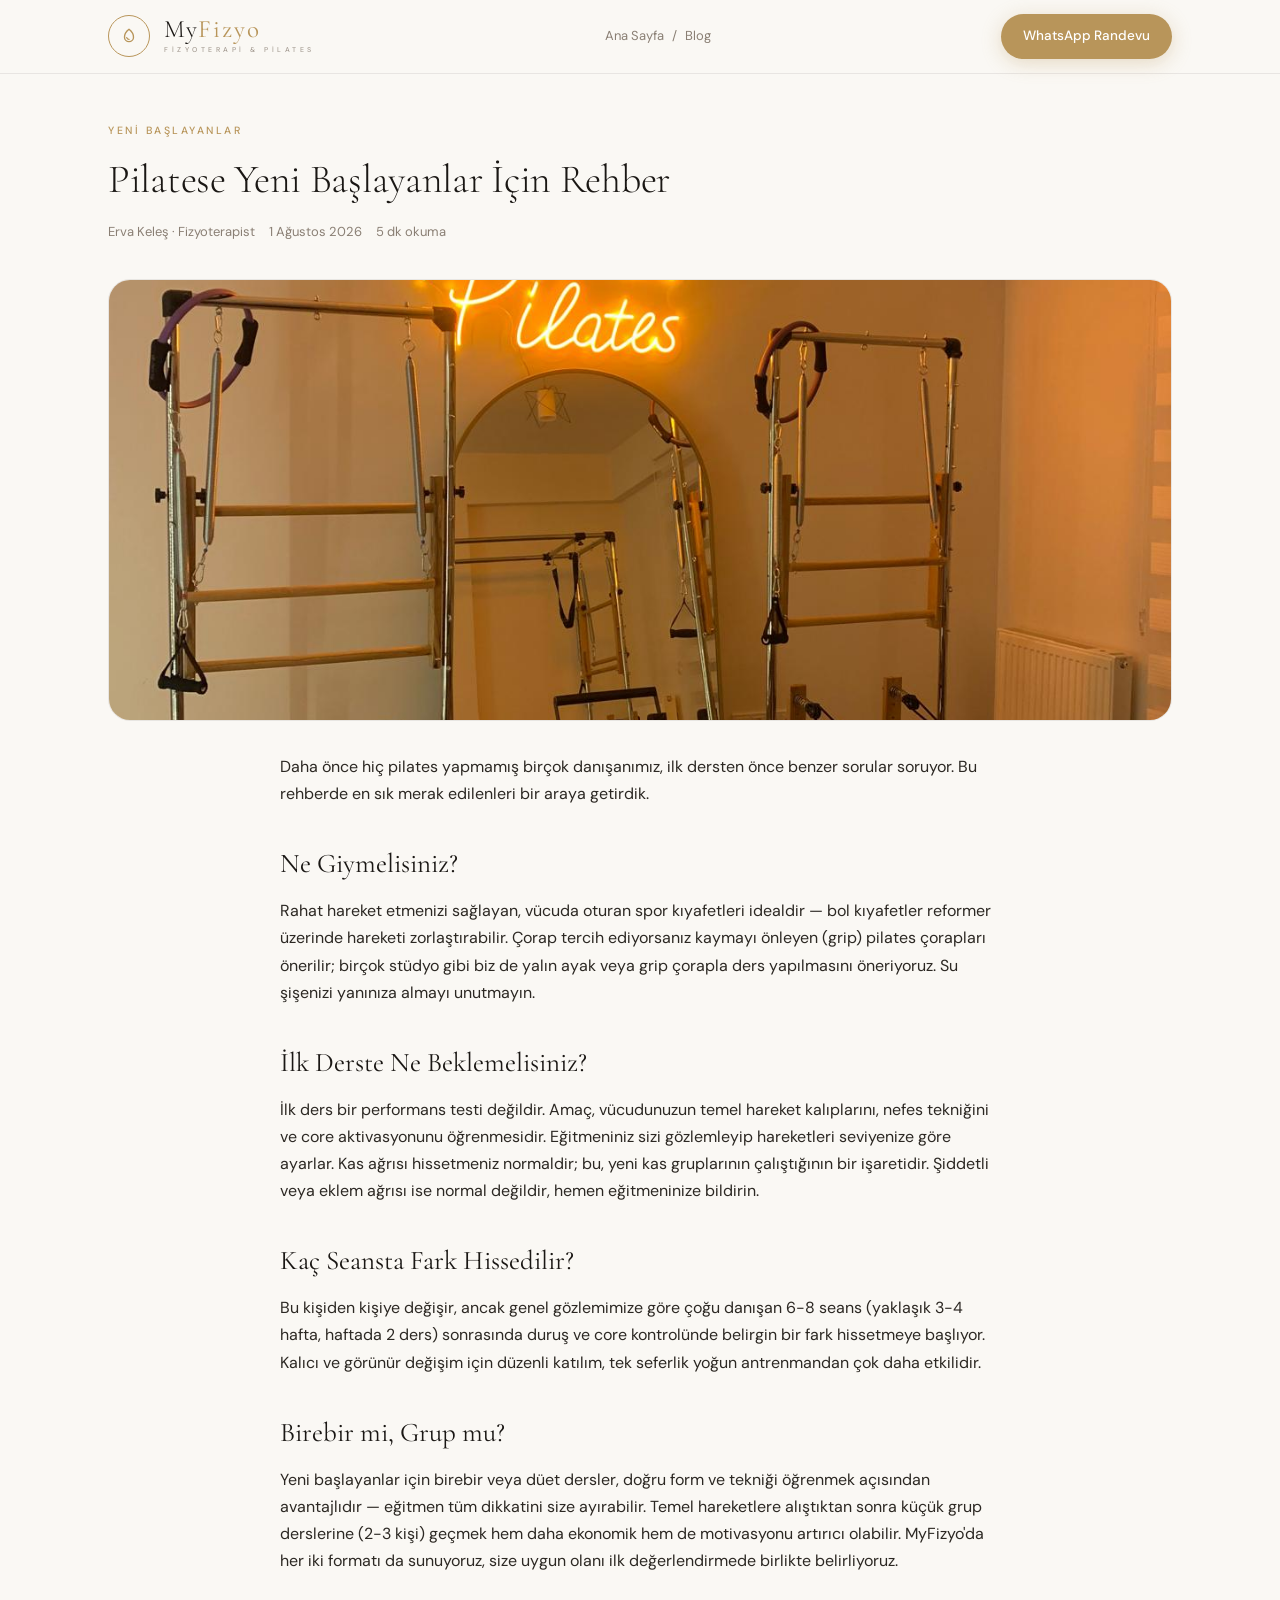
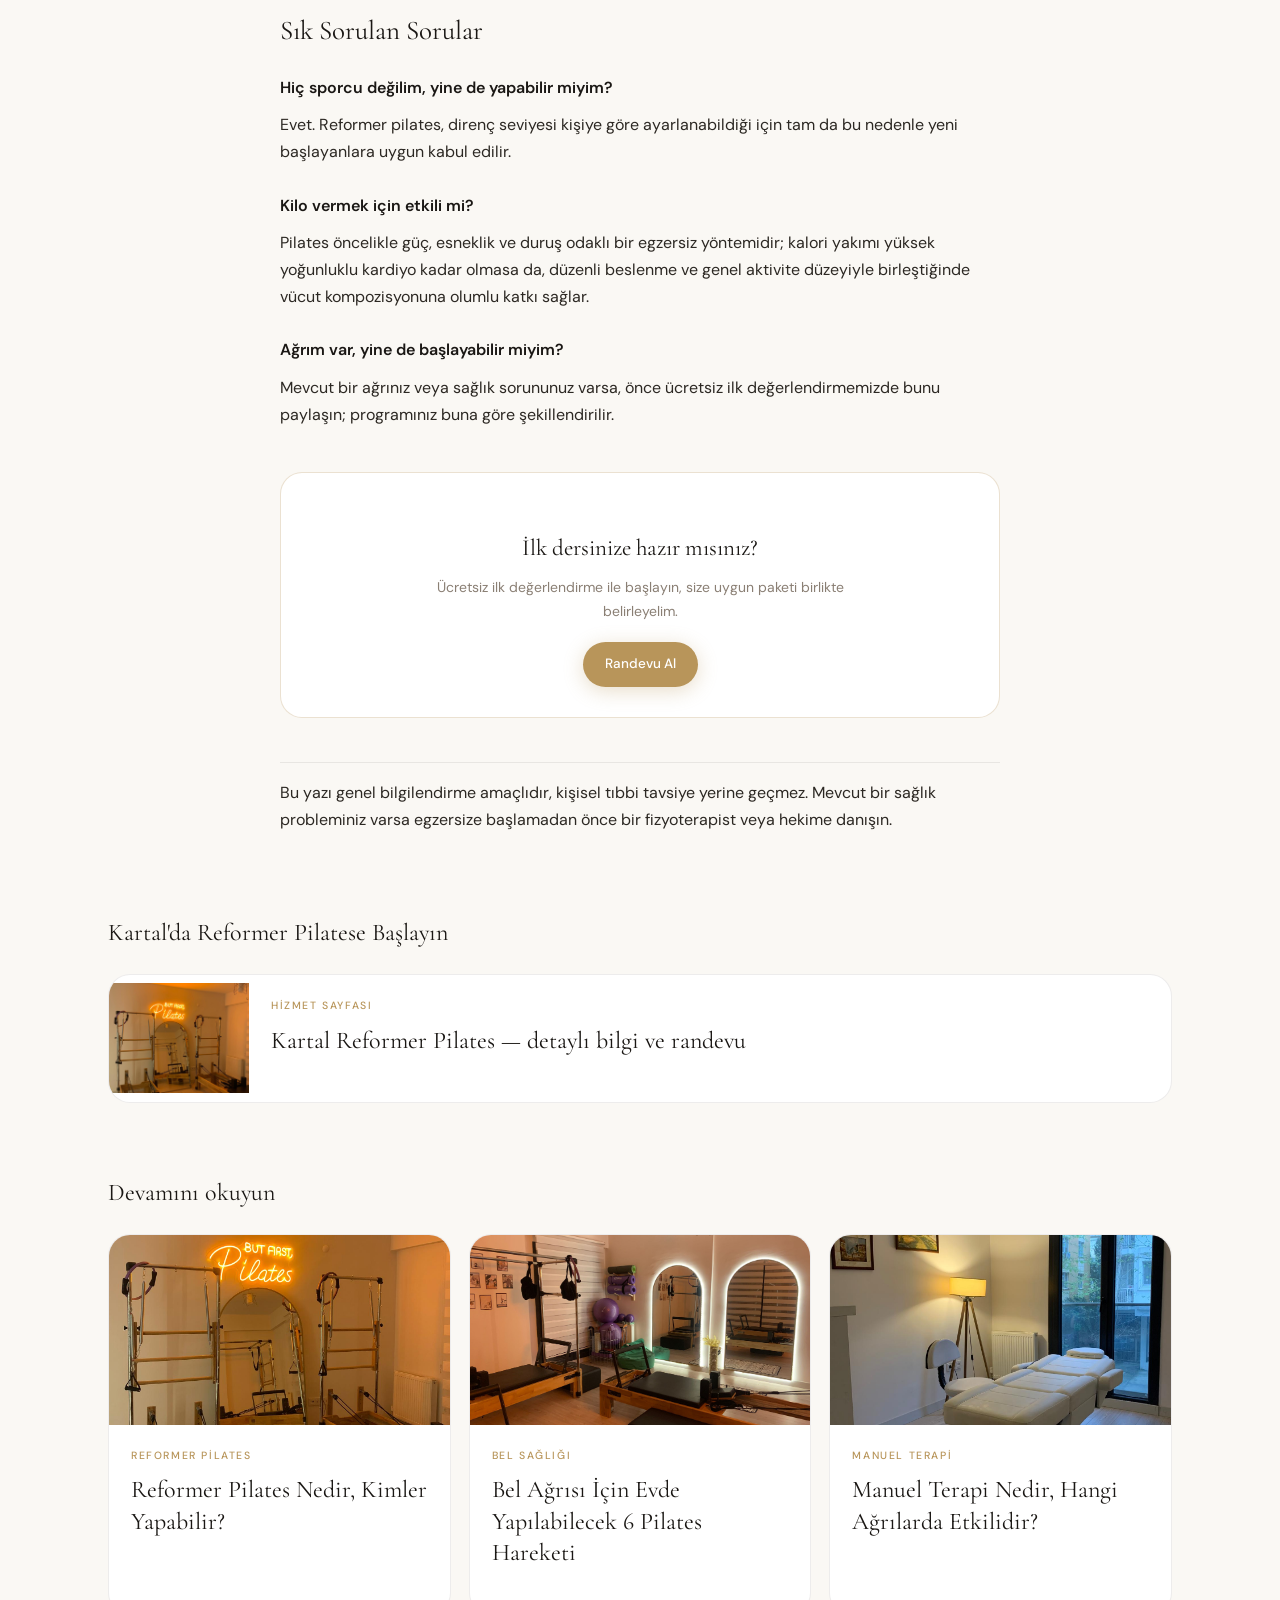
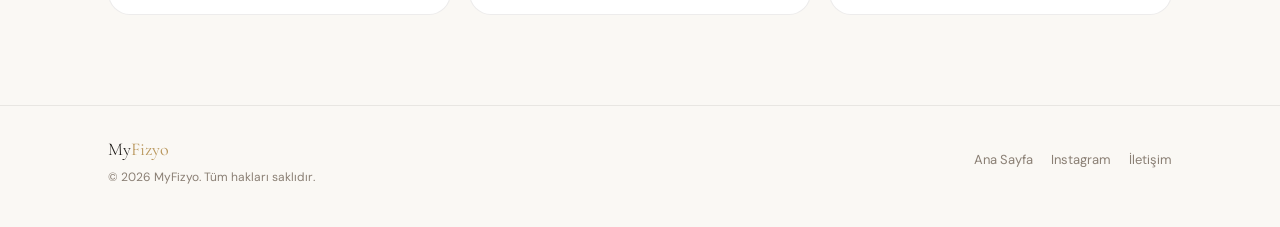
<file: blog/pilatese-yeni-baslayanlar-icin-rehber.html>
<!doctype html>
<html lang="tr">
<head>
<meta charset="utf-8" />
<meta name="viewport" content="width=device-width, initial-scale=1" />
<title>Pilatese Yeni Başlayanlar İçin Rehber | MyFizyo</title>
<meta name="description" content="İlk pilates dersinizden önce merak ettiğiniz her şey: ne giymelisiniz, ne beklemelisiniz, kaç seansta fark hissedilir? MyFizyo Kartal rehberi." />
<link rel="canonical" href="https://www.myfizyo.com.tr/blog/pilatese-yeni-baslayanlar-icin-rehber.html" />
<meta property="og:title" content="Pilatese Yeni Başlayanlar İçin Rehber" />
<meta property="og:description" content="İlk pilates dersinizden önce merak ettiğiniz her şey." />
<meta property="og:type" content="article" />
<meta property="og:image" content="https://www.myfizyo.com.tr/studio.jpg" />
<link rel="icon" href="../favicon.ico" />
<link rel="preconnect" href="https://fonts.googleapis.com">
<link rel="preconnect" href="https://fonts.gstatic.com" crossorigin>
<link href="https://fonts.googleapis.com/css2?family=Cormorant+Garamond:ital,wght@0,300;0,400;0,600;1,300;1,400&family=DM+Sans:opsz,wght@9..40,300;9..40,400;9..40,500&display=swap" rel="stylesheet">
<link rel="stylesheet" href="style.css">
<script type="application/ld+json">
{
  "@context": "https://schema.org",
  "@type": "Article",
  "headline": "Pilatese Yeni Başlayanlar İçin Rehber",
  "description": "İlk pilates dersinizden önce merak ettiğiniz her şey.",
  "image": "https://www.myfizyo.com.tr/studio.jpg",
  "author": {"@type": "Person", "name": "Erva Keleş", "jobTitle": "Fizyoterapist"},
  "publisher": {"@type": "MedicalBusiness", "name": "MyFizyo"},
  "datePublished": "2026-08-01",
  "mainEntityOfPage": "https://www.myfizyo.com.tr/blog/pilatese-yeni-baslayanlar-icin-rehber.html"
}
</script>
</head>
<body>

<header class="topbar">
  <div class="topbar-inner">
    <a href="../index.html" class="brand">
      <div class="logo-icon"><svg viewBox="0 0 16 16" fill="none"><path d="M8 2C8 2 4 5 4 9C4 11.2 5.8 13 8 13C10.2 13 12 11.2 12 9C12 5 8 2 8 2Z" stroke="#b8955a" stroke-width="1.2" stroke-linejoin="round"/><path d="M6 9.5C6.5 10.5 7.5 11 8 11" stroke="#b8955a" stroke-width="1.2" stroke-linecap="round"/></svg></div>
      <div class="logo-tw"><span class="logo-nm">My<span class="lg">Fizyo</span></span><span class="logo-tg">Fizyoterapi &amp; Pilates</span></div>
    </a>
    <nav class="crumb-nav"><a href="../index.html">Ana Sayfa</a><span>/</span><a href="index.html">Blog</a></nav>
    <a class="btn btn-gold" href="https://wa.me/905537141461?text=Merhaba!%20MyFizyo%20i%C3%A7in%20randevu%20istiyorum." target="_blank" rel="noopener">WhatsApp Randevu</a>
  </div>
</header>

<main class="container">
  <section class="article-hero">
    <div class="article-tag">Yeni Başlayanlar</div>
    <h1>Pilatese Yeni Başlayanlar İçin Rehber</h1>
    <div class="article-meta">
      <span>Erva Keleş &middot; Fizyoterapist</span>
      <span>1 Ağustos 2026</span>
      <span>5 dk okuma</span>
    </div>
    <div class="article-cover"><img src="../studio.jpg" alt="MyFizyo pilates stüdyosu"></div>
  </section>

  <article class="article-body">
    <p>Daha önce hiç pilates yapmamış birçok danışanımız, ilk dersten önce benzer sorular soruyor. Bu rehberde en sık merak edilenleri bir araya getirdik.</p>

    <h2>Ne Giymelisiniz?</h2>
    <p>Rahat hareket etmenizi sağlayan, vücuda oturan spor kıyafetleri idealdir — bol kıyafetler reformer üzerinde hareketi zorlaştırabilir. Çorap tercih ediyorsanız kaymayı önleyen (grip) pilates çorapları önerilir; birçok stüdyo gibi biz de yalın ayak veya grip çorapla ders yapılmasını öneriyoruz. Su şişenizi yanınıza almayı unutmayın.</p>

    <h2>İlk Derste Ne Beklemelisiniz?</h2>
    <p>İlk ders bir performans testi değildir. Amaç, vücudunuzun temel hareket kalıplarını, nefes tekniğini ve core aktivasyonunu öğrenmesidir. Eğitmeniniz sizi gözlemleyip hareketleri seviyenize göre ayarlar. Kas ağrısı hissetmeniz normaldir; bu, yeni kas gruplarının çalıştığının bir işaretidir. Şiddetli veya eklem ağrısı ise normal değildir, hemen eğitmeninize bildirin.</p>

    <h2>Kaç Seansta Fark Hissedilir?</h2>
    <p>Bu kişiden kişiye değişir, ancak genel gözlemimize göre çoğu danışan 6-8 seans (yaklaşık 3-4 hafta, haftada 2 ders) sonrasında duruş ve core kontrolünde belirgin bir fark hissetmeye başlıyor. Kalıcı ve görünür değişim için düzenli katılım, tek seferlik yoğun antrenmandan çok daha etkilidir.</p>

    <h2>Birebir mi, Grup mu?</h2>
    <p>Yeni başlayanlar için birebir veya düet dersler, doğru form ve tekniği öğrenmek açısından avantajlıdır — eğitmen tüm dikkatini size ayırabilir. Temel hareketlere alıştıktan sonra küçük grup derslerine (2-3 kişi) geçmek hem daha ekonomik hem de motivasyonu artırıcı olabilir. MyFizyo'da her iki formatı da sunuyoruz, size uygun olanı ilk değerlendirmede birlikte belirliyoruz.</p>

    <h2>Sık Sorulan Sorular</h2>
    <h3>Hiç sporcu değilim, yine de yapabilir miyim?</h3>
    <p>Evet. Reformer pilates, direnç seviyesi kişiye göre ayarlanabildiği için tam da bu nedenle yeni başlayanlara uygun kabul edilir.</p>
    <h3>Kilo vermek için etkili mi?</h3>
    <p>Pilates öncelikle güç, esneklik ve duruş odaklı bir egzersiz yöntemidir; kalori yakımı yüksek yoğunluklu kardiyo kadar olmasa da, düzenli beslenme ve genel aktivite düzeyiyle birleştiğinde vücut kompozisyonuna olumlu katkı sağlar.</p>
    <h3>Ağrım var, yine de başlayabilir miyim?</h3>
    <p>Mevcut bir ağrınız veya sağlık sorununuz varsa, önce ücretsiz ilk değerlendirmemizde bunu paylaşın; programınız buna göre şekillendirilir.</p>

    <div class="article-cta">
      <h3>İlk dersinize hazır mısınız?</h3>
      <p>Ücretsiz ilk değerlendirme ile başlayın, size uygun paketi birlikte belirleyelim.</p>
      <a class="btn btn-gold" href="../index.html#randevu">Randevu Al</a>
    </div>

    <p class="article-disclaimer">Bu yazı genel bilgilendirme amaçlıdır, kişisel tıbbi tavsiye yerine geçmez. Mevcut bir sağlık probleminiz varsa egzersize başlamadan önce bir fizyoterapist veya hekime danışın.</p>
  </article>

  <section class="related">
    <h2>Kartal'da Reformer Pilatese Başlayın</h2>
    <div class="related-grid" style="grid-template-columns:1fr">
      <a class="post-card" href="../hizmetler/kartal-reformer-pilates.html" style="flex-direction:row;align-items:center">
        <img src="../pilates1.jpg" alt="Kartal reformer pilates" loading="lazy" style="width:140px;height:110px;flex-shrink:0">
        <div class="post-card-body"><span class="post-tag">Hizmet Sayfası</span><h2>Kartal Reformer Pilates — detaylı bilgi ve randevu</h2></div>
      </a>
    </div>
  </section>

  <section class="related">
    <h2>Devamını okuyun</h2>
    <div class="related-grid">
      <a class="post-card" href="reformer-pilates-nedir-kimler-yapabilir.html">
        <img src="../pilates1.jpg" alt="Reformer pilates dersi" loading="lazy">
        <div class="post-card-body"><span class="post-tag">Reformer Pilates</span><h2>Reformer Pilates Nedir, Kimler Yapabilir?</h2></div>
      </a>
      <a class="post-card" href="bel-agrisi-icin-evde-pilates-hareketleri.html">
        <img src="../pilates2.jpg" alt="Bel sağlığı için pilates hareketi" loading="lazy">
        <div class="post-card-body"><span class="post-tag">Bel Sağlığı</span><h2>Bel Ağrısı İçin Evde Yapılabilecek 6 Pilates Hareketi</h2></div>
      </a>
      <a class="post-card" href="manuel-terapi-nedir-hangi-agrilarda-etkilidir.html">
        <img src="../manuel1.jpg" alt="Manuel terapi seansı" loading="lazy">
        <div class="post-card-body"><span class="post-tag">Manuel Terapi</span><h2>Manuel Terapi Nedir, Hangi Ağrılarda Etkilidir?</h2></div>
      </a>
    </div>
  </section>
</main>

<footer>
  <div class="container">
    <div class="foot">
      <div><div class="foot-brand"><span style="font-weight:300">My</span><span style="color:var(--gold)">Fizyo</span></div><div class="foot-copy">&copy; <span id="year"></span> MyFizyo. Tüm hakları saklıdır.</div></div>
      <div class="foot-links"><a href="../index.html">Ana Sayfa</a><a href="https://instagram.com/my.fizyo" target="_blank" rel="noopener">Instagram</a><a href="../index.html#iletisim">İletişim</a></div>
    </div>
  </div>
</footer>
<script>document.getElementById("year").textContent = new Date().getFullYear();</script>
</body>
</html>
</file>
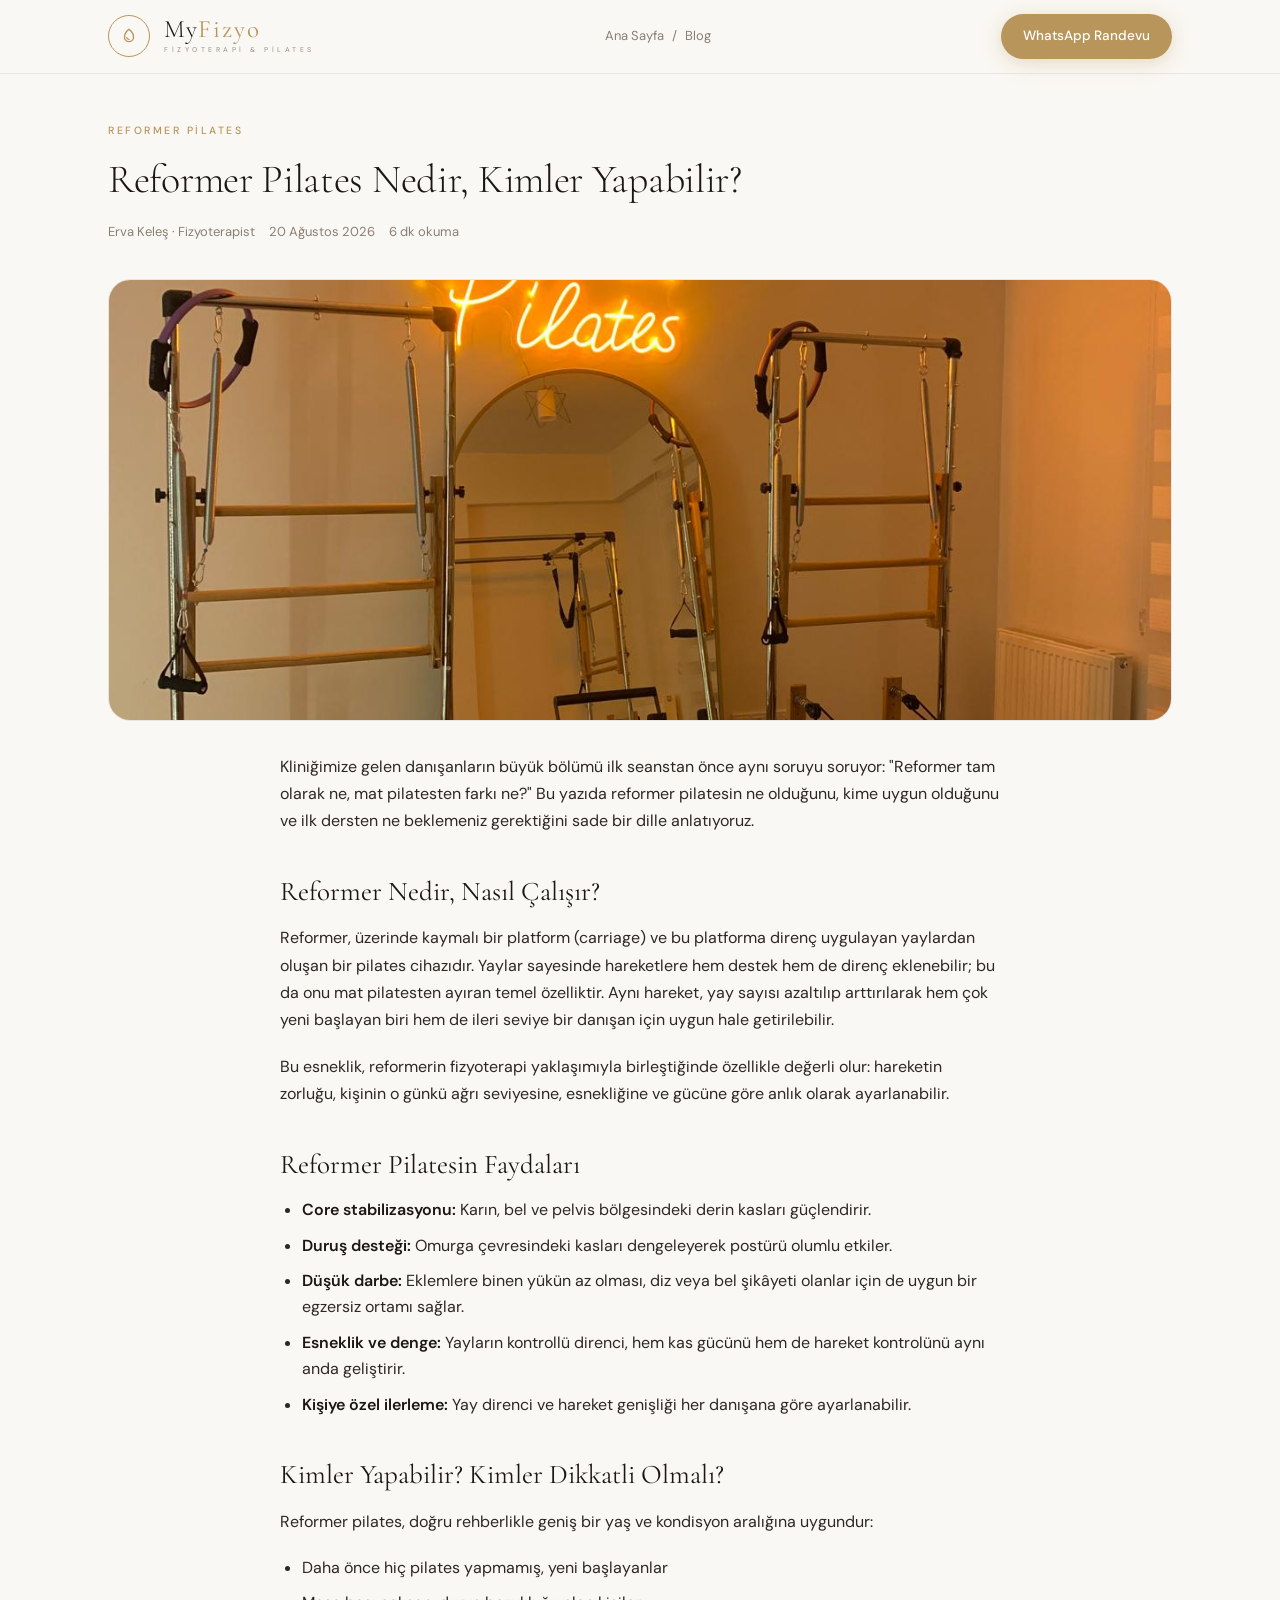
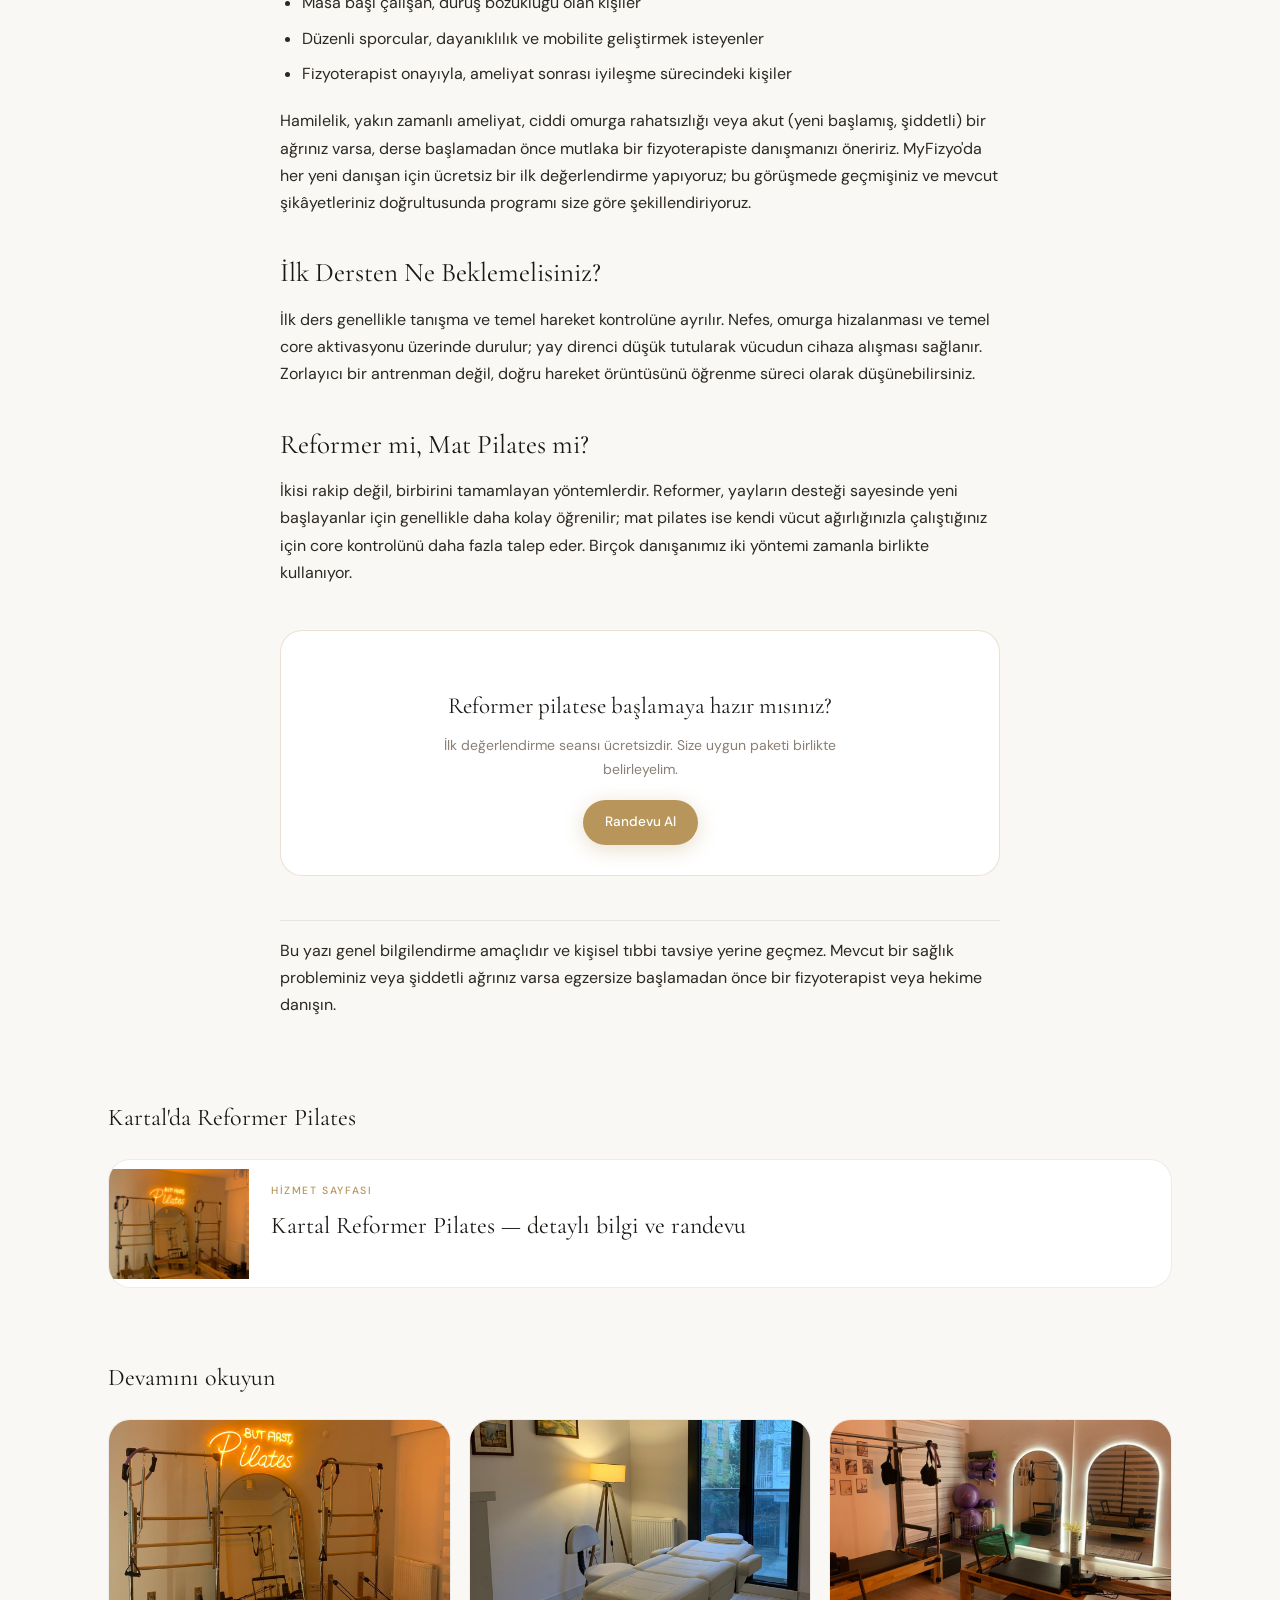
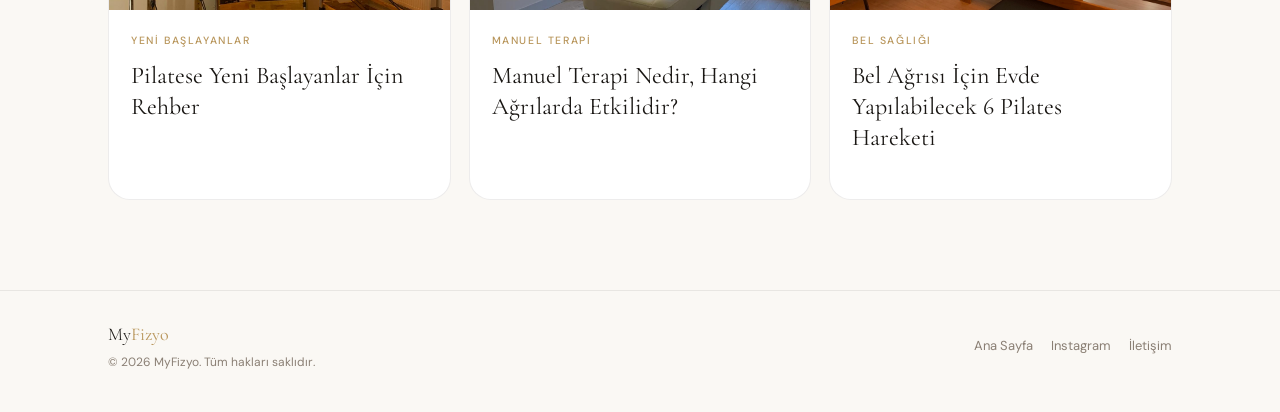
<file: blog/reformer-pilates-nedir-kimler-yapabilir.html>
<!doctype html>
<html lang="tr">
<head>
<meta charset="utf-8" />
<meta name="viewport" content="width=device-width, initial-scale=1" />
<title>Reformer Pilates Nedir, Kimler Yapabilir? | MyFizyo</title>
<meta name="description" content="Reformer pilates cihazı nasıl çalışır, faydaları nelerdir, kimler yapabilir? Kartal MyFizyo'dan fizyoterapist gözetiminde reformer pilates rehberi." />
<link rel="canonical" href="https://www.myfizyo.com.tr/blog/reformer-pilates-nedir-kimler-yapabilir.html" />
<meta property="og:title" content="Reformer Pilates Nedir, Kimler Yapabilir?" />
<meta property="og:description" content="Reformer pilates cihazı nasıl çalışır, faydaları nelerdir, kimler yapabilir?" />
<meta property="og:type" content="article" />
<meta property="og:image" content="https://www.myfizyo.com.tr/pilates1.jpg" />
<link rel="icon" href="../favicon.ico" />
<link rel="preconnect" href="https://fonts.googleapis.com">
<link rel="preconnect" href="https://fonts.gstatic.com" crossorigin>
<link href="https://fonts.googleapis.com/css2?family=Cormorant+Garamond:ital,wght@0,300;0,400;0,600;1,300;1,400&family=DM+Sans:opsz,wght@9..40,300;9..40,400;9..40,500&display=swap" rel="stylesheet">
<link rel="stylesheet" href="style.css">
<script type="application/ld+json">
{
  "@context": "https://schema.org",
  "@type": "Article",
  "headline": "Reformer Pilates Nedir, Kimler Yapabilir?",
  "description": "Reformer pilates cihazı nasıl çalışır, faydaları nelerdir, kimler yapabilir?",
  "image": "https://www.myfizyo.com.tr/pilates1.jpg",
  "author": {"@type": "Person", "name": "Erva Keleş", "jobTitle": "Fizyoterapist"},
  "publisher": {"@type": "MedicalBusiness", "name": "MyFizyo"},
  "datePublished": "2026-08-20",
  "mainEntityOfPage": "https://www.myfizyo.com.tr/blog/reformer-pilates-nedir-kimler-yapabilir.html"
}
</script>
</head>
<body>

<header class="topbar">
  <div class="topbar-inner">
    <a href="../index.html" class="brand">
      <div class="logo-icon">
        <svg viewBox="0 0 16 16" fill="none"><path d="M8 2C8 2 4 5 4 9C4 11.2 5.8 13 8 13C10.2 13 12 11.2 12 9C12 5 8 2 8 2Z" stroke="#b8955a" stroke-width="1.2" stroke-linejoin="round"/><path d="M6 9.5C6.5 10.5 7.5 11 8 11" stroke="#b8955a" stroke-width="1.2" stroke-linecap="round"/></svg>
      </div>
      <div class="logo-tw"><span class="logo-nm">My<span class="lg">Fizyo</span></span><span class="logo-tg">Fizyoterapi &amp; Pilates</span></div>
    </a>
    <nav class="crumb-nav"><a href="../index.html">Ana Sayfa</a><span>/</span><a href="index.html">Blog</a></nav>
    <a class="btn btn-gold" href="https://wa.me/905537141461?text=Merhaba!%20MyFizyo%20i%C3%A7in%20randevu%20istiyorum." target="_blank" rel="noopener">WhatsApp Randevu</a>
  </div>
</header>

<main class="container">
  <section class="article-hero">
    <div class="article-tag">Reformer Pilates</div>
    <h1>Reformer Pilates Nedir, Kimler Yapabilir?</h1>
    <div class="article-meta">
      <span>Erva Keleş &middot; Fizyoterapist</span>
      <span>20 Ağustos 2026</span>
      <span>6 dk okuma</span>
    </div>
    <div class="article-cover"><img src="../pilates1.jpg" alt="MyFizyo stüdyosunda reformer pilates dersi"></div>
  </section>

  <article class="article-body">
    <p>Kliniğimize gelen danışanların büyük bölümü ilk seanstan önce aynı soruyu soruyor: "Reformer tam olarak ne, mat pilatesten farkı ne?" Bu yazıda reformer pilatesin ne olduğunu, kime uygun olduğunu ve ilk dersten ne beklemeniz gerektiğini sade bir dille anlatıyoruz.</p>

    <h2>Reformer Nedir, Nasıl Çalışır?</h2>
    <p>Reformer, üzerinde kaymalı bir platform (carriage) ve bu platforma direnç uygulayan yaylardan oluşan bir pilates cihazıdır. Yaylar sayesinde hareketlere hem destek hem de direnç eklenebilir; bu da onu mat pilatesten ayıran temel özelliktir. Aynı hareket, yay sayısı azaltılıp arttırılarak hem çok yeni başlayan biri hem de ileri seviye bir danışan için uygun hale getirilebilir.</p>
    <p>Bu esneklik, reformerin fizyoterapi yaklaşımıyla birleştiğinde özellikle değerli olur: hareketin zorluğu, kişinin o günkü ağrı seviyesine, esnekliğine ve gücüne göre anlık olarak ayarlanabilir.</p>

    <h2>Reformer Pilatesin Faydaları</h2>
    <ul>
      <li><strong>Core stabilizasyonu:</strong> Karın, bel ve pelvis bölgesindeki derin kasları güçlendirir.</li>
      <li><strong>Duruş desteği:</strong> Omurga çevresindeki kasları dengeleyerek postürü olumlu etkiler.</li>
      <li><strong>Düşük darbe:</strong> Eklemlere binen yükün az olması, diz veya bel şikâyeti olanlar için de uygun bir egzersiz ortamı sağlar.</li>
      <li><strong>Esneklik ve denge:</strong> Yayların kontrollü direnci, hem kas gücünü hem de hareket kontrolünü aynı anda geliştirir.</li>
      <li><strong>Kişiye özel ilerleme:</strong> Yay direnci ve hareket genişliği her danışana göre ayarlanabilir.</li>
    </ul>

    <h2>Kimler Yapabilir? Kimler Dikkatli Olmalı?</h2>
    <p>Reformer pilates, doğru rehberlikle geniş bir yaş ve kondisyon aralığına uygundur:</p>
    <ul>
      <li>Daha önce hiç pilates yapmamış, yeni başlayanlar</li>
      <li>Masa başı çalışan, duruş bozukluğu olan kişiler</li>
      <li>Düzenli sporcular, dayanıklılık ve mobilite geliştirmek isteyenler</li>
      <li>Fizyoterapist onayıyla, ameliyat sonrası iyileşme sürecindeki kişiler</li>
    </ul>
    <p>Hamilelik, yakın zamanlı ameliyat, ciddi omurga rahatsızlığı veya akut (yeni başlamış, şiddetli) bir ağrınız varsa, derse başlamadan önce mutlaka bir fizyoterapiste danışmanızı öneririz. MyFizyo'da her yeni danışan için ücretsiz bir ilk değerlendirme yapıyoruz; bu görüşmede geçmişiniz ve mevcut şikâyetleriniz doğrultusunda programı size göre şekillendiriyoruz.</p>

    <h2>İlk Dersten Ne Beklemelisiniz?</h2>
    <p>İlk ders genellikle tanışma ve temel hareket kontrolüne ayrılır. Nefes, omurga hizalanması ve temel core aktivasyonu üzerinde durulur; yay direnci düşük tutularak vücudun cihaza alışması sağlanır. Zorlayıcı bir antrenman değil, doğru hareket örüntüsünü öğrenme süreci olarak düşünebilirsiniz.</p>

    <h2>Reformer mi, Mat Pilates mi?</h2>
    <p>İkisi rakip değil, birbirini tamamlayan yöntemlerdir. Reformer, yayların desteği sayesinde yeni başlayanlar için genellikle daha kolay öğrenilir; mat pilates ise kendi vücut ağırlığınızla çalıştığınız için core kontrolünü daha fazla talep eder. Birçok danışanımız iki yöntemi zamanla birlikte kullanıyor.</p>

    <div class="article-cta">
      <h3>Reformer pilatese başlamaya hazır mısınız?</h3>
      <p>İlk değerlendirme seansı ücretsizdir. Size uygun paketi birlikte belirleyelim.</p>
      <a class="btn btn-gold" href="../index.html#randevu">Randevu Al</a>
    </div>

    <p class="article-disclaimer">Bu yazı genel bilgilendirme amaçlıdır ve kişisel tıbbi tavsiye yerine geçmez. Mevcut bir sağlık probleminiz veya şiddetli ağrınız varsa egzersize başlamadan önce bir fizyoterapist veya hekime danışın.</p>
  </article>

  <section class="related">
    <h2>Kartal'da Reformer Pilates</h2>
    <div class="related-grid" style="grid-template-columns:1fr">
      <a class="post-card" href="../hizmetler/kartal-reformer-pilates.html" style="flex-direction:row;align-items:center">
        <img src="../pilates1.jpg" alt="Kartal reformer pilates" loading="lazy" style="width:140px;height:110px;flex-shrink:0">
        <div class="post-card-body"><span class="post-tag">Hizmet Sayfası</span><h2>Kartal Reformer Pilates — detaylı bilgi ve randevu</h2></div>
      </a>
    </div>
  </section>

  <section class="related">
    <h2>Devamını okuyun</h2>
    <div class="related-grid">
      <a class="post-card" href="pilatese-yeni-baslayanlar-icin-rehber.html">
        <img src="../studio.jpg" alt="MyFizyo pilates stüdyosu" loading="lazy">
        <div class="post-card-body"><span class="post-tag">Yeni Başlayanlar</span><h2>Pilatese Yeni Başlayanlar İçin Rehber</h2></div>
      </a>
      <a class="post-card" href="manuel-terapi-nedir-hangi-agrilarda-etkilidir.html">
        <img src="../manuel1.jpg" alt="Manuel terapi seansı" loading="lazy">
        <div class="post-card-body"><span class="post-tag">Manuel Terapi</span><h2>Manuel Terapi Nedir, Hangi Ağrılarda Etkilidir?</h2></div>
      </a>
      <a class="post-card" href="bel-agrisi-icin-evde-pilates-hareketleri.html">
        <img src="../pilates2.jpg" alt="Bel sağlığı için pilates hareketi" loading="lazy">
        <div class="post-card-body"><span class="post-tag">Bel Sağlığı</span><h2>Bel Ağrısı İçin Evde Yapılabilecek 6 Pilates Hareketi</h2></div>
      </a>
    </div>
  </section>
</main>

<footer>
  <div class="container">
    <div class="foot">
      <div><div class="foot-brand"><span style="font-weight:300">My</span><span style="color:var(--gold)">Fizyo</span></div><div class="foot-copy">&copy; <span id="year"></span> MyFizyo. Tüm hakları saklıdır.</div></div>
      <div class="foot-links"><a href="../index.html">Ana Sayfa</a><a href="https://instagram.com/my.fizyo" target="_blank" rel="noopener">Instagram</a><a href="../index.html#iletisim">İletişim</a></div>
    </div>
  </div>
</footer>
<script>document.getElementById("year").textContent = new Date().getFullYear();</script>
</body>
</html>
</file>
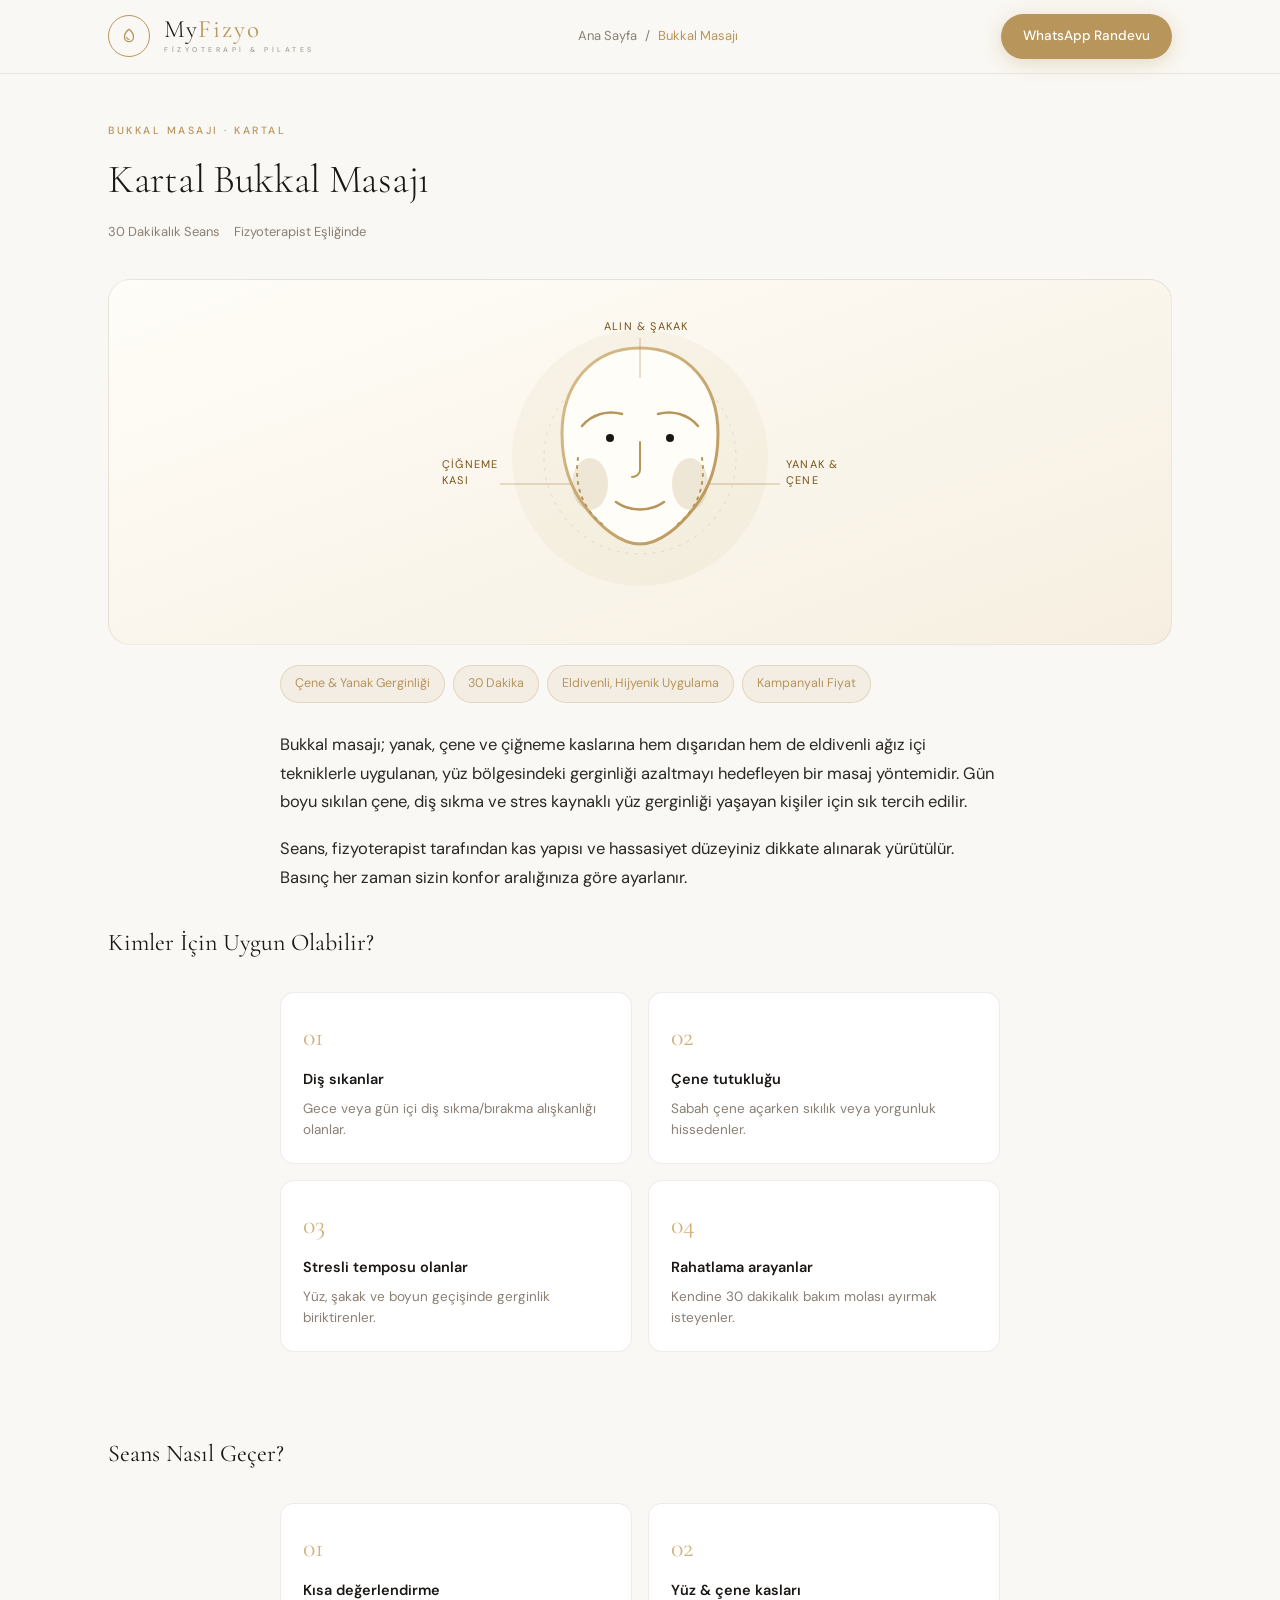
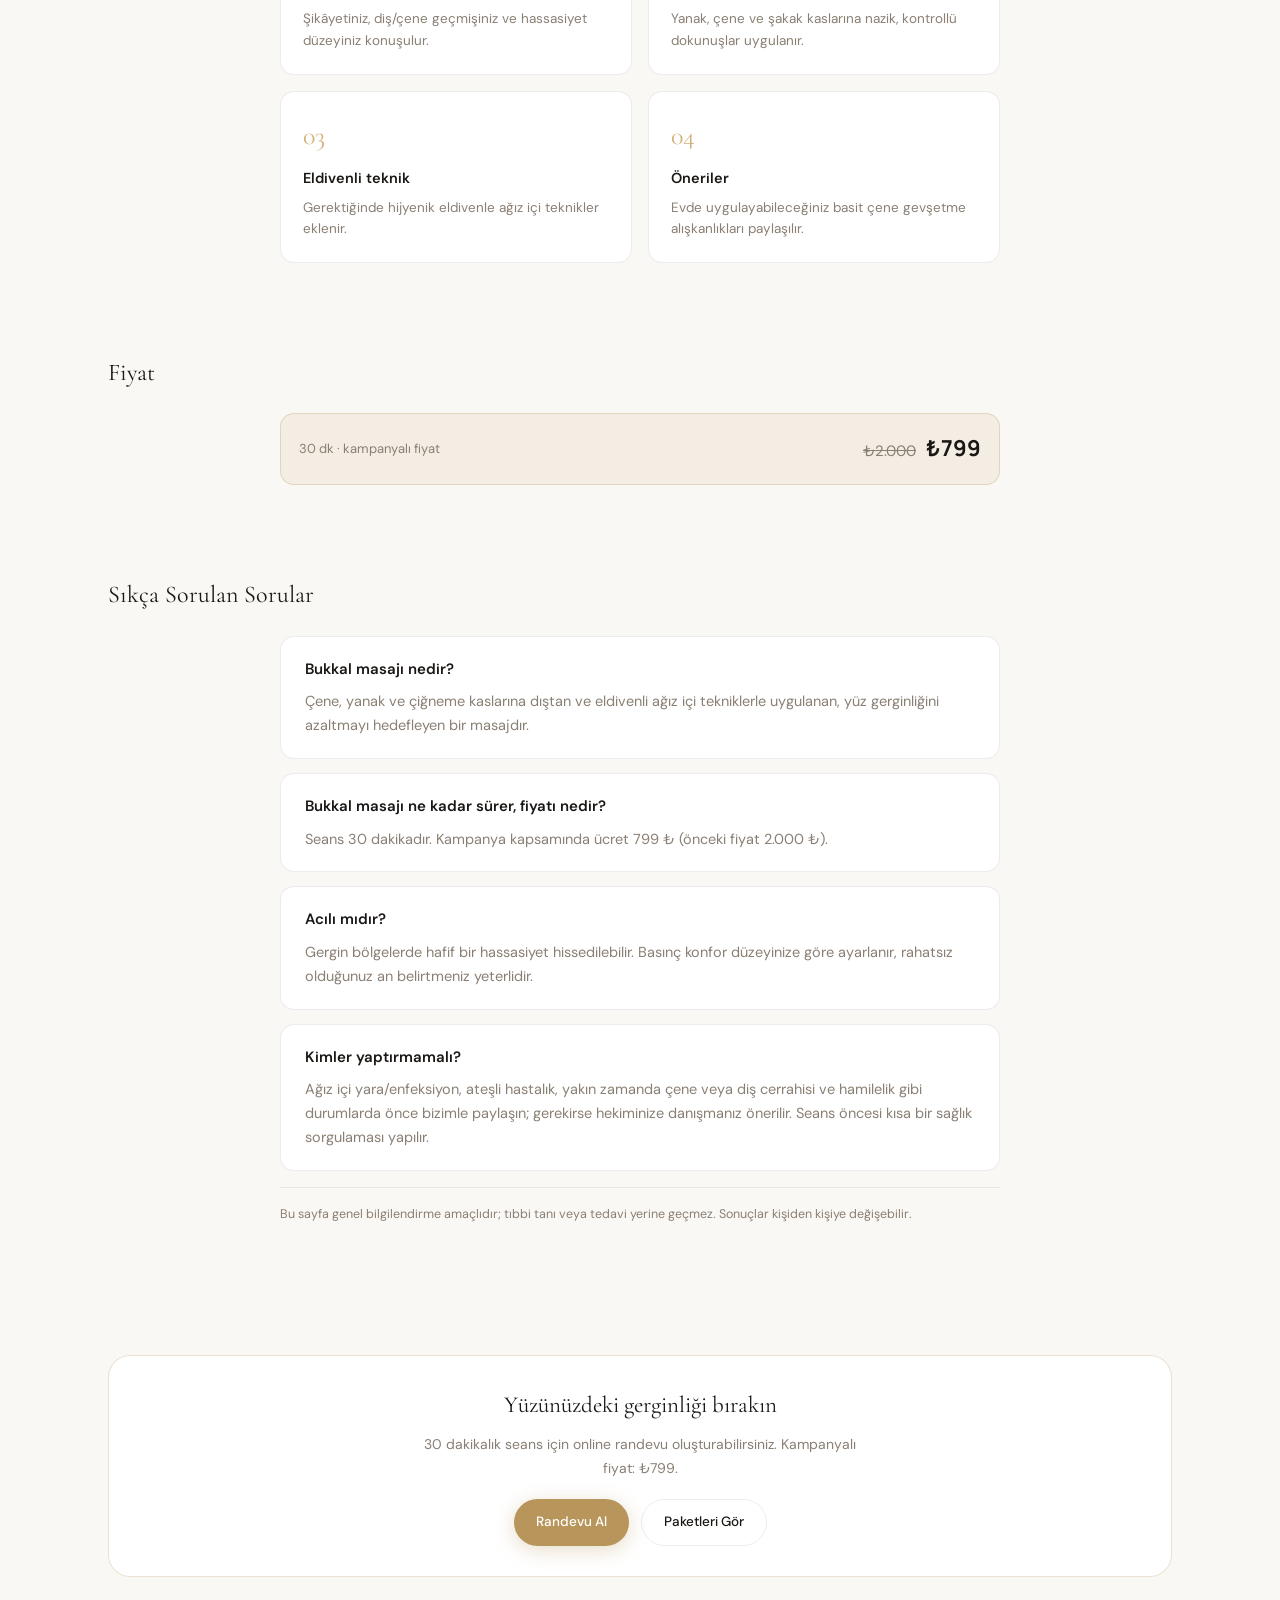
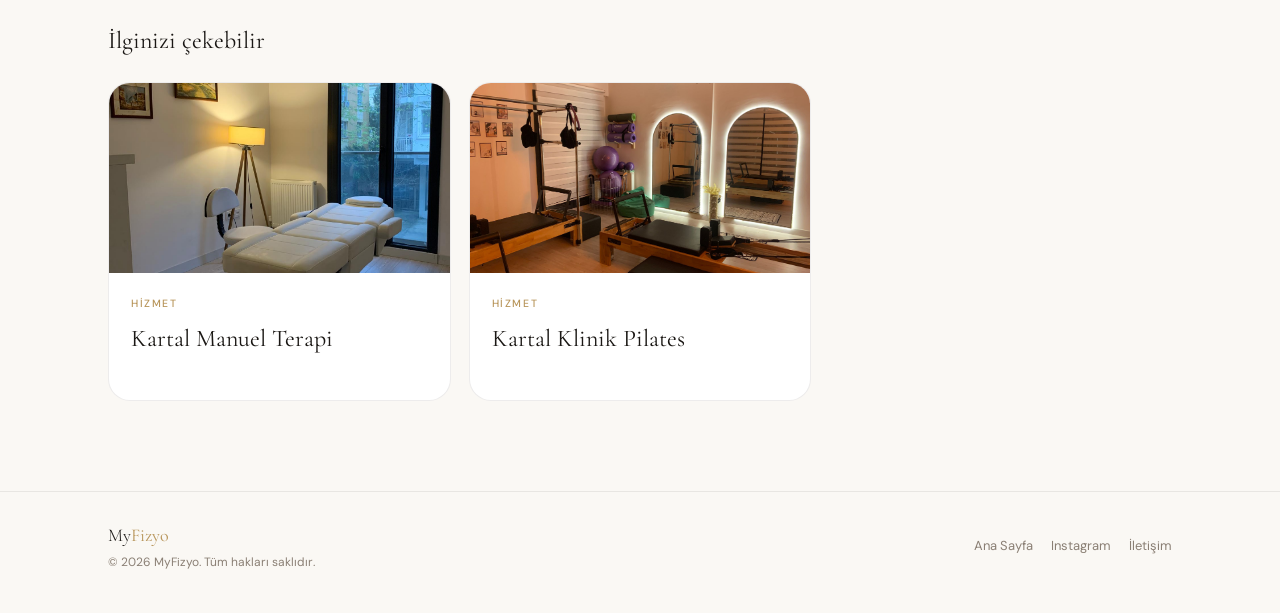
<file: hizmetler/kartal-bukkal-masaji.html>
<!doctype html>
<html lang="tr">
<head>
<meta charset="utf-8" />
<meta name="viewport" content="width=device-width, initial-scale=1" />
<title>Kartal Bukkal Masajı | MYFizyo</title>
<meta name="description" content="Kartal Orhantepe'de fizyoterapist eşliğinde bukkal masajı: çene, yanak ve yüz kaslarında gerginliği azaltmaya yönelik 30 dakikalık seans." />
<link rel="canonical" href="https://www.myfizyo.com.tr/hizmetler/kartal-bukkal-masaji.html" />
<meta property="og:title" content="Kartal Bukkal Masajı | MYFizyo" />
<meta property="og:description" content="Çene, yanak ve yüz kaslarında gerginliği azaltmaya yönelik 30 dakikalık seans." />
<meta property="og:type" content="website" />
<meta property="og:image" content="https://www.myfizyo.com.tr/manuel1.jpg" />
<link rel="icon" href="../favicon.ico" />
<link rel="preconnect" href="https://fonts.googleapis.com">
<link rel="preconnect" href="https://fonts.gstatic.com" crossorigin>
<link href="https://fonts.googleapis.com/css2?family=Cormorant+Garamond:ital,wght@0,300;0,400;0,600;1,300;1,400&family=DM+Sans:opsz,wght@9..40,300;9..40,400;9..40,500&family=Manrope:wght@700&display=swap" rel="stylesheet">
<link rel="stylesheet" href="style.css">
<style>.svg-cover{background:linear-gradient(160deg,#fffdf8,#f6efe1);padding:28px 16px;text-align:center}.svg-cover svg{width:100%;max-width:420px;height:auto}.price-box{max-width:720px;margin:20px auto;display:grid;grid-template-columns:repeat(2,1fr);gap:12px}.price-box div{border:1px solid var(--gold-border);background:var(--gold-pale);border-radius:14px;padding:16px 18px;display:flex;justify-content:space-between;align-items:center;font-size:13px;color:var(--muted)}.price-box b{font-family:Manrope,var(--sans);font-size:22px;color:var(--ink);font-weight:700}@media(max-width:640px){.price-box{grid-template-columns:1fr}}</style>
<script type="application/ld+json">
{
  "@context": "https://schema.org",
  "@type": "Service",
  "serviceType": "Bukkal Masajı",
  "name": "Kartal Bukkal Masajı",
  "description": "İstanbul Kartal Orhantepe'de fizyoterapist eşliğinde 30 dakikalık bukkal masajı.",
  "provider": {
    "@type": "MedicalBusiness",
    "name": "MYFizyo",
    "url": "https://www.myfizyo.com.tr/",
    "telephone": "+905537141461",
    "address": {
      "@type": "PostalAddress",
      "streetAddress": "Orhantepe, Alperen Sk. No:1 Daire:7",
      "addressLocality": "Kartal",
      "addressRegion": "İstanbul",
      "postalCode": "34865",
      "addressCountry": "TR"
    }
  },
  "areaServed": { "@type": "City", "name": "Kartal, İstanbul" },
  "url": "https://www.myfizyo.com.tr/hizmetler/kartal-bukkal-masaji.html",
  "offers": {"@type":"Offer","price":"799","priceCurrency":"TRY","description":"30 dakika"}
}
</script>
<script type="application/ld+json">
{
  "@context": "https://schema.org",
  "@type": "FAQPage",
  "mainEntity": [
    {"@type":"Question","name":"Bukkal masajı nedir?","acceptedAnswer":{"@type":"Answer","text":"Çene, yanak ve çiğneme kaslarına hem dıştan hem de eldivenli ağız içi tekniklerle uygulanan, yüz bölgesindeki gerginliği azaltmayı hedefleyen bir masaj yöntemidir."}},
    {"@type":"Question","name":"Bukkal masajı ne kadar sürer ve fiyatı nedir?","acceptedAnswer":{"@type":"Answer","text":"Seans 30 dakikadır. Seans ücreti kampanya kapsamında 799 TL'dir (önceki fiyat 2.000 TL)."}},
    {"@type":"Question","name":"Ağrılı mıdır?","acceptedAnswer":{"@type":"Answer","text":"Gergin bölgelerde hafif bir hassasiyet hissedilebilir. Basınç, rahatlık düzeyinize göre ayarlanır; rahatsız olduğunuz her an belirtebilirsiniz."}}
  ]
}
</script>
</head>
<body>

<header class="topbar">
  <div class="topbar-inner">
    <a href="../index.html" class="brand">
      <div class="logo-icon"><svg viewBox="0 0 16 16" fill="none"><path d="M8 2C8 2 4 5 4 9C4 11.2 5.8 13 8 13C10.2 13 12 11.2 12 9C12 5 8 2 8 2Z" stroke="#b8955a" stroke-width="1.2" stroke-linejoin="round"/><path d="M6 9.5C6.5 10.5 7.5 11 8 11" stroke="#b8955a" stroke-width="1.2" stroke-linecap="round"/></svg></div>
      <div class="logo-tw"><span class="logo-nm">My<span class="lg">Fizyo</span></span><span class="logo-tg">Fizyoterapi &amp; Pilates</span></div>
    </a>
    <nav class="crumb-nav"><a href="../index.html">Ana Sayfa</a><span>/</span><span style="color:var(--gold)">Bukkal Masajı</span></nav>
    <a class="btn btn-gold" href="https://wa.me/905537141461?text=Merhaba!%20Bukkal%20masaj%C4%B1%20hakk%C4%B1nda%20bilgi%20almak%20istiyorum." target="_blank" rel="noopener">WhatsApp Randevu</a>
  </div>
</header>

<main class="container">
  <section class="article-hero">
    <div class="article-tag">Bukkal Masajı &middot; Kartal</div>
    <h1>Kartal Bukkal Masajı</h1>
    <div class="article-meta">
      <span>30 Dakikalık Seans</span>
      <span>Fizyoterapist E&#351;li&#287;inde</span>
    </div>
    <div class="article-cover svg-cover"><svg viewBox="0 0 420 300" role="img" aria-label="Yüz ve çene kaslarını gösteren çizim" xmlns="http://www.w3.org/2000/svg">
<defs><linearGradient id="g" x1="0" y1="0" x2="1" y2="1"><stop offset="0" stop-color="#d9bf8e"/><stop offset="1" stop-color="#b8955a"/></linearGradient></defs>
<circle cx="210" cy="150" r="128" fill="#b8955a" opacity=".07"/>
<circle cx="210" cy="150" r="96" fill="none" stroke="#b8955a" stroke-opacity=".25" stroke-dasharray="3 6"/>
<path d="M210 40c-48 0-78 36-78 86 0 30 8 54 24 74 14 18 34 36 54 36s40-18 54-36c16-20 24-44 24-74 0-50-30-86-78-86z" fill="#fffdf8" stroke="url(#g)" stroke-width="3"/>
<path d="M152 118c10-12 26-16 40-12M268 118c-10-12-26-16-40-12" stroke="#b8955a" stroke-width="2.5" stroke-linecap="round" fill="none"/>
<circle cx="180" cy="130" r="4" fill="#1a1714"/><circle cx="240" cy="130" r="4" fill="#1a1714"/>
<path d="M210 134v28c0 4-4 7-8 7" stroke="#b8955a" stroke-width="2" stroke-linecap="round" fill="none"/>
<path d="M186 194c14 10 34 10 48 0" stroke="#b8955a" stroke-width="2.5" stroke-linecap="round" fill="none"/>
<path d="M148 150c-4 26 4 50 24 66" stroke="#b8955a" stroke-width="2" stroke-dasharray="2 6" stroke-linecap="round" fill="none"/>
<path d="M272 150c4 26-4 50-24 66" stroke="#b8955a" stroke-width="2" stroke-dasharray="2 6" stroke-linecap="round" fill="none"/>
<ellipse cx="160" cy="176" rx="18" ry="26" fill="#b8955a" opacity=".22"/><ellipse cx="260" cy="176" rx="18" ry="26" fill="#b8955a" opacity=".22"/>
<g font-family="DM Sans,sans-serif" font-size="11" fill="#7a5218" letter-spacing="1.2">
<line x1="142" y1="176" x2="70" y2="176" stroke="#b8955a" stroke-opacity=".6"/><text x="12" y="160">ÇİĞNEME</text><text x="12" y="176">KASI</text>
<line x1="278" y1="176" x2="350" y2="176" stroke="#b8955a" stroke-opacity=".6"/><text x="356" y="160">YANAK &amp;</text><text x="356" y="176">ÇENE</text>
<line x1="210" y1="70" x2="210" y2="30" stroke="#b8955a" stroke-opacity=".6"/><text x="174" y="22">ALIN &amp; ŞAKAK</text>
</g></svg></div>
  </section>

  <div class="service-chips">
    <span>&Ccedil;ene &amp; Yanak Gerginli&#287;i</span>
    <span>30 Dakika</span>
    <span>Eldivenli, Hijyenik Uygulama</span>
    <span>Kampanyal&#305; Fiyat</span>
  </div>

  <div class="service-intro">
    <p>Bukkal masaj&#305;; yanak, &ccedil;ene ve &ccedil;i&#287;neme kaslar&#305;na hem d&#305;&#351;ar&#305;dan hem de eldivenli a&#287;&#305;z i&ccedil;i tekniklerle uygulanan, y&uuml;z b&ouml;lgesindeki gerginli&#287;i azaltmay&#305; hedefleyen bir masaj y&ouml;ntemidir. G&uuml;n boyu s&#305;k&#305;lan &ccedil;ene, di&#351; s&#305;kma ve stres kaynakl&#305; y&uuml;z gerginli&#287;i ya&#351;ayan ki&#351;iler i&ccedil;in s&#305;k tercih edilir.</p>
    <p>Seans, fizyoterapist taraf&#305;ndan kas yap&#305;s&#305; ve hassasiyet d&uuml;zeyiniz dikkate al&#305;narak y&uuml;r&uuml;t&uuml;l&uuml;r. Bas&#305;n&ccedil; her zaman sizin konfor aral&#305;&#287;&#305;n&#305;za g&ouml;re ayarlan&#305;r.</p>
  </div>

  <section class="related" style="padding-top:8px">
    <h2>Kimler &#304;&ccedil;in Uygun Olabilir?</h2>
    <div class="process-grid">
      <div class="process-step"><div class="process-num">01</div><h4>Di&#351; s&#305;kanlar</h4><p>Gece veya g&uuml;n i&ccedil;i di&#351; s&#305;kma/b&#305;rakma al&#305;&#351;kanl&#305;&#287;&#305; olanlar.</p></div>
      <div class="process-step"><div class="process-num">02</div><h4>&Ccedil;ene tutuklu&#287;u</h4><p>Sabah &ccedil;ene a&ccedil;arken s&#305;k&#305;l&#305;k veya yorgunluk hissedenler.</p></div>
      <div class="process-step"><div class="process-num">03</div><h4>Stresli temposu olanlar</h4><p>Y&uuml;z, &#351;akak ve boyun ge&ccedil;i&#351;inde gerginlik biriktirenler.</p></div>
      <div class="process-step"><div class="process-num">04</div><h4>Rahatlama arayanlar</h4><p>Kendine 30 dakikal&#305;k bak&#305;m molas&#305; ay&#305;rmak isteyenler.</p></div>
    </div>
  </section>

  <section class="related">
    <h2>Seans Nas&#305;l Ge&ccedil;er?</h2>
    <div class="process-grid">
      <div class="process-step"><div class="process-num">01</div><h4>K&#305;sa de&#287;erlendirme</h4><p>&#350;ik&acirc;yetiniz, di&#351;/&ccedil;ene ge&ccedil;mi&#351;iniz ve hassasiyet d&uuml;zeyiniz konu&#351;ulur.</p></div>
      <div class="process-step"><div class="process-num">02</div><h4>Y&uuml;z &amp; &ccedil;ene kaslar&#305;</h4><p>Yanak, &ccedil;ene ve &#351;akak kaslar&#305;na nazik, kontroll&uuml; dokunu&#351;lar uygulan&#305;r.</p></div>
      <div class="process-step"><div class="process-num">03</div><h4>Eldivenli teknik</h4><p>Gerekti&#287;inde hijyenik eldivenle a&#287;&#305;z i&ccedil;i teknikler eklenir.</p></div>
      <div class="process-step"><div class="process-num">04</div><h4>&Ouml;neriler</h4><p>Evde uygulayabilece&#287;iniz basit &ccedil;ene gev&#351;etme al&#305;&#351;kanl&#305;klar&#305; payla&#351;&#305;l&#305;r.</p></div>
    </div>
  </section>

  <section class="related" style="padding-top:8px">
    <h2>Fiyat</h2>
    <div class="price-box" style="grid-template-columns:1fr"><div><span>30 dk &middot; kampanyal&#305; fiyat</span><span><s style="color:var(--muted);font-size:15px;margin-right:10px">&#8378;2.000</s><b>&#8378;799</b></span></div></div>
  </section>

  <section class="related">
    <h2>S&#305;k&ccedil;a Sorulan Sorular</h2>
    <div class="faq-item"><h3>Bukkal masaj&#305; nedir?</h3><p>&Ccedil;ene, yanak ve &ccedil;i&#287;neme kaslar&#305;na d&#305;&#351;tan ve eldivenli a&#287;&#305;z i&ccedil;i tekniklerle uygulanan, y&uuml;z gerginli&#287;ini azaltmay&#305; hedefleyen bir masajd&#305;r.</p></div>
    <div class="faq-item"><h3>Bukkal masaj&#305; ne kadar s&uuml;rer, fiyat&#305; nedir?</h3><p>Seans 30 dakikad&#305;r. Kampanya kapsam&#305;nda &uuml;cret 799 &#8378; (&ouml;nceki fiyat 2.000 &#8378;).</p></div>
    <div class="faq-item"><h3>Ac&#305;l&#305; m&#305;d&#305;r?</h3><p>Gergin b&ouml;lgelerde hafif bir hassasiyet hissedilebilir. Bas&#305;n&ccedil; konfor d&uuml;zeyinize g&ouml;re ayarlan&#305;r, rahats&#305;z oldu&#287;unuz an belirtmeniz yeterlidir.</p></div>
    <div class="faq-item"><h3>Kimler yapt&#305;rmamal&#305;?</h3><p>A&#287;&#305;z i&ccedil;i yara/enfeksiyon, ate&#351;li hastal&#305;k, yak&#305;n zamanda &ccedil;ene veya di&#351; cerrahisi ve hamilelik gibi durumlarda &ouml;nce bizimle payla&#351;&#305;n; gerekirse hekiminize dan&#305;&#351;man&#305;z &ouml;nerilir. Seans &ouml;ncesi k&#305;sa bir sa&#287;l&#305;k sorgulamas&#305; yap&#305;l&#305;r.</p></div>
    <p class="article-disclaimer" style="max-width:720px;margin:16px auto;font-size:12.5px;color:var(--muted)">Bu sayfa genel bilgilendirme ama&ccedil;l&#305;d&#305;r; t&#305;bbi tan&#305; veya tedavi yerine ge&ccedil;mez. Sonu&ccedil;lar ki&#351;iden ki&#351;iye de&#287;i&#351;ebilir.</p>
  </section>

  <div class="article-cta">
    <h3>Y&uuml;z&uuml;n&uuml;zdeki gerginli&#287;i b&#305;rak&#305;n</h3>
    <p>30 dakikal&#305;k seans i&ccedil;in online randevu olu&#351;turabilirsiniz. Kampanyal&#305; fiyat: &#8378;799.</p>
    <div style="display:flex;gap:12px;justify-content:center;flex-wrap:wrap">
      <a class="btn btn-gold" href="../index.html#randevu">Randevu Al</a>
      <a class="btn btn-outline" href="../index.html#fiyatlar">Paketleri G&ouml;r</a>
    </div>
  </div>

  <section class="related">
    <h2>&#304;lginizi &ccedil;ekebilir</h2>
    <div class="related-grid">
      <a class="post-card" href="kartal-manuel-terapi.html"><img src="../manuel1.jpg" alt="Kartal manuel terapi" loading="lazy"><div class="post-card-body"><span class="post-tag">Hizmet</span><h2>Kartal Manuel Terapi</h2></div></a>
      <a class="post-card" href="kartal-klinik-pilates.html"><img src="../pilates2.jpg" alt="Kartal klinik pilates" loading="lazy"><div class="post-card-body"><span class="post-tag">Hizmet</span><h2>Kartal Klinik Pilates</h2></div></a>
    </div>
  </section>
</main>

<footer>
  <div class="container">
    <div class="foot">
      <div><div class="foot-brand"><span style="font-weight:300">My</span><span style="color:var(--gold)">Fizyo</span></div><div class="foot-copy">&copy; <span id="year"></span> MyFizyo. T&uuml;m haklar&#305; sakl&#305;d&#305;r.</div></div>
      <div class="foot-links"><a href="../index.html">Ana Sayfa</a><a href="https://instagram.com/my.fizyo" target="_blank" rel="noopener">Instagram</a><a href="../index.html#iletisim">&#304;leti&#351;im</a></div>
    </div>
  </div>
</footer>
<script>document.getElementById("year").textContent = new Date().getFullYear();</script>
</body>
</html>
</file>
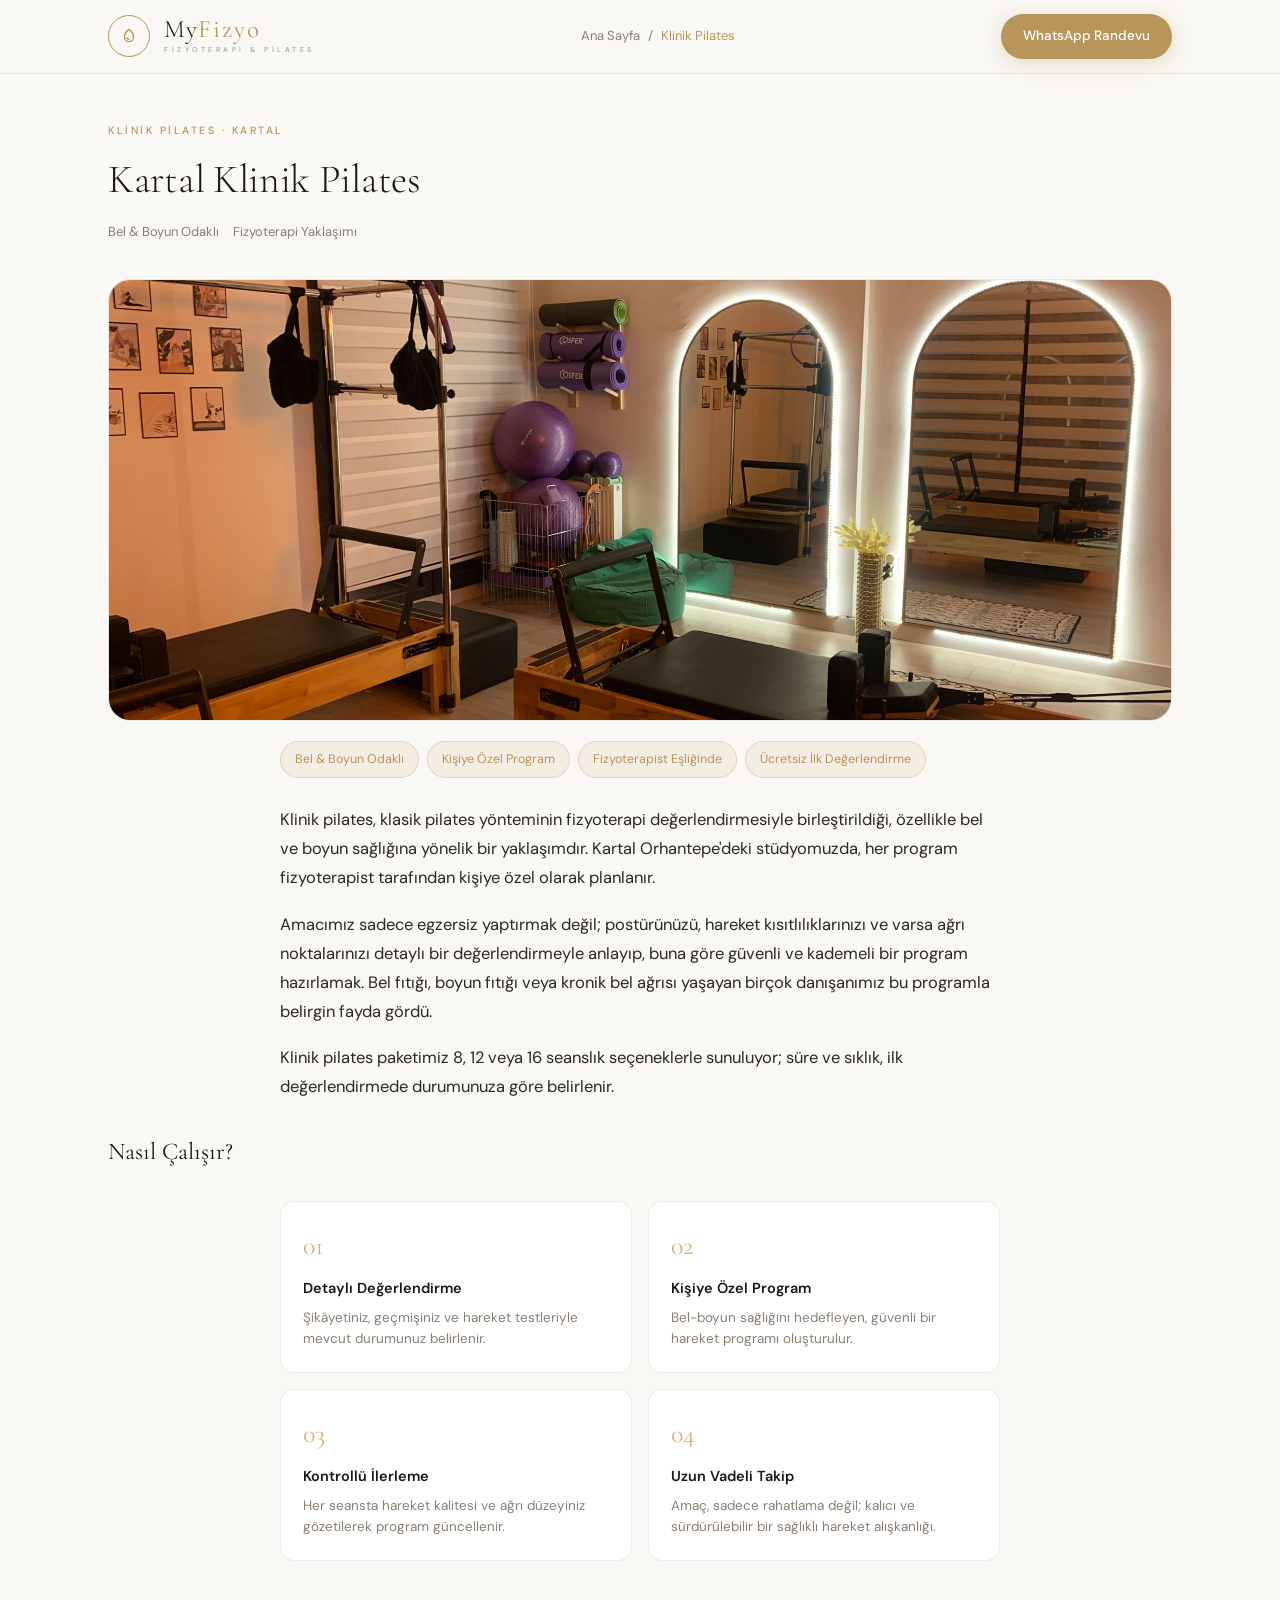
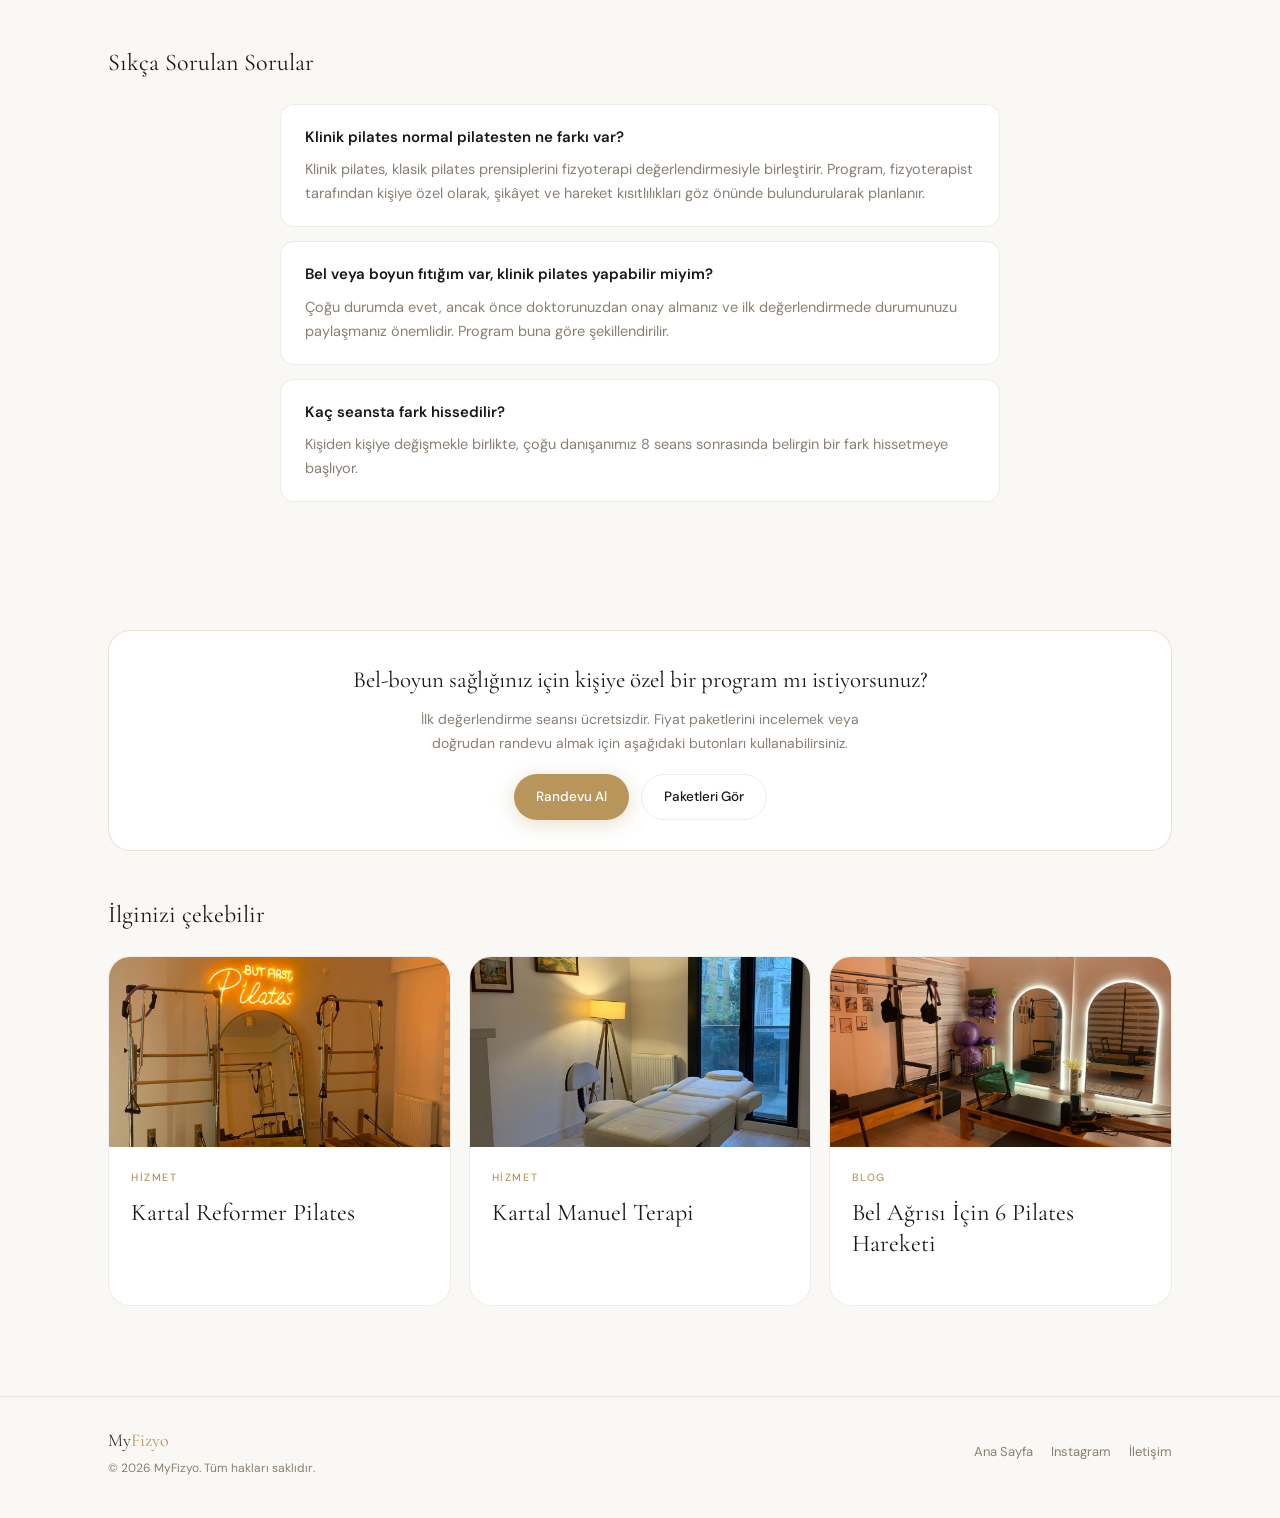
<file: hizmetler/kartal-klinik-pilates.html>
<!doctype html>
<html lang="tr">
<head>
<meta charset="utf-8" />
<meta name="viewport" content="width=device-width, initial-scale=1" />
<title>Kartal Klinik Pilates | MYFizyo</title>
<meta name="description" content="Kartal Orhantepe'de bel ve boyun sağlığına odaklı klinik pilates. Fizyoterapi yaklaşımıyla, kişiye özel program. MYFizyo'da ücretsiz ilk değerlendirme." />
<link rel="canonical" href="https://www.myfizyo.com.tr/hizmetler/kartal-klinik-pilates.html" />
<meta property="og:title" content="Kartal Klinik Pilates | MYFizyo" />
<meta property="og:description" content="Bel ve boyun sağlığına odaklı klinik pilates. Fizyoterapi yaklaşımıyla, kişiye özel program." />
<meta property="og:type" content="website" />
<meta property="og:image" content="https://www.myfizyo.com.tr/pilates2.jpg" />
<link rel="icon" href="../favicon.ico" />
<link rel="preconnect" href="https://fonts.googleapis.com">
<link rel="preconnect" href="https://fonts.gstatic.com" crossorigin>
<link href="https://fonts.googleapis.com/css2?family=Cormorant+Garamond:ital,wght@0,300;0,400;0,600;1,300;1,400&family=DM+Sans:opsz,wght@9..40,300;9..40,400;9..40,500&display=swap" rel="stylesheet">
<link rel="stylesheet" href="style.css">
<script type="application/ld+json">
{
  "@context": "https://schema.org",
  "@type": "Service",
  "serviceType": "Klinik Pilates",
  "name": "Kartal Klinik Pilates",
  "description": "İstanbul Kartal Orhantepe'de bel ve boyun sağlığına odaklı, fizyoterapi yaklaşımıyla klinik pilates.",
  "provider": {
    "@type": "MedicalBusiness",
    "name": "MYFizyo",
    "url": "https://www.myfizyo.com.tr/",
    "telephone": "+905537141461",
    "address": {
      "@type": "PostalAddress",
      "streetAddress": "Orhantepe, Alperen Sk. No:1 Daire:7",
      "addressLocality": "Kartal",
      "addressRegion": "İstanbul",
      "postalCode": "34865",
      "addressCountry": "TR"
    }
  },
  "areaServed": { "@type": "City", "name": "Kartal, İstanbul" },
  "url": "https://www.myfizyo.com.tr/hizmetler/kartal-klinik-pilates.html"
}
</script>
<script type="application/ld+json">
{
  "@context": "https://schema.org",
  "@type": "FAQPage",
  "mainEntity": [
    {
      "@type": "Question",
      "name": "Klinik pilates normal pilatesten ne fark\u0131 var?",
      "acceptedAnswer": { "@type": "Answer", "text": "Klinik pilates, klasik pilates prensiplerini fizyoterapi de\u011ferlendirmesiyle birle\u015ftirir. Program, fizyoterapist taraf\u0131ndan ki\u015fiye \u00f6zel olarak, \u015fik\u00e2yet ve hareket k\u0131s\u0131tl\u0131l\u0131klar\u0131 g\u00f6z \u00f6n\u00fcnde bulundurularak planlan\u0131r." }
    },
    {
      "@type": "Question",
      "name": "Bel veya boyun f\u0131t\u0131\u011f\u0131m var, klinik pilates yapabilir miyim?",
      "acceptedAnswer": { "@type": "Answer", "text": "\u00c7o\u011fu durumda evet, ancak \u00f6nce doktorunuzdan onay almanız ve ilk de\u011ferlendirmede durumunuzu payla\u015fman\u0131z \u00f6nemlidir. Program buna g\u00f6re \u015fekillendirilir." }
    },
    {
      "@type": "Question",
      "name": "Ka\u00e7 seansta fark hissedilir?",
      "acceptedAnswer": { "@type": "Answer", "text": "Ki\u015fiden ki\u015fiye de\u011fi\u015fmekle birlikte, \u00e7o\u011fu dan\u0131\u015fan\u0131m\u0131z 8 seans sonras\u0131nda belirgin bir fark hissetmeye ba\u015fl\u0131yor." }
    }
  ]
}
</script>
</head>
<body>

<header class="topbar">
  <div class="topbar-inner">
    <a href="../index.html" class="brand">
      <div class="logo-icon"><svg viewBox="0 0 16 16" fill="none"><path d="M8 2C8 2 4 5 4 9C4 11.2 5.8 13 8 13C10.2 13 12 11.2 12 9C12 5 8 2 8 2Z" stroke="#b8955a" stroke-width="1.2" stroke-linejoin="round"/><path d="M6 9.5C6.5 10.5 7.5 11 8 11" stroke="#b8955a" stroke-width="1.2" stroke-linecap="round"/></svg></div>
      <div class="logo-tw"><span class="logo-nm">My<span class="lg">Fizyo</span></span><span class="logo-tg">Fizyoterapi &amp; Pilates</span></div>
    </a>
    <nav class="crumb-nav"><a href="../index.html">Ana Sayfa</a><span>/</span><span style="color:var(--gold)">Klinik Pilates</span></nav>
    <a class="btn btn-gold" href="https://wa.me/905537141461?text=Merhaba!%20Klinik%20pilates%20hakk%C4%B1nda%20bilgi%20almak%20istiyorum." target="_blank" rel="noopener">WhatsApp Randevu</a>
  </div>
</header>

<main class="container">
  <section class="article-hero">
    <div class="article-tag">Klinik Pilates &middot; Kartal</div>
    <h1>Kartal Klinik Pilates</h1>
    <div class="article-meta">
      <span>Bel &amp; Boyun Odakl&#305;</span>
      <span>Fizyoterapi Yakla&#351;&#305;m&#305;</span>
    </div>
    <div class="article-cover"><img src="../pilates2.jpg" alt="MYFizyo Kartal klinik pilates"></div>
  </section>

  <div class="service-chips">
    <span>Bel &amp; Boyun Odakl&#305;</span>
    <span>Ki&#351;iye &Ouml;zel Program</span>
    <span>Fizyoterapist E&#351;li&#287;inde</span>
    <span>&Uuml;cretsiz &#304;lk De&#287;erlendirme</span>
  </div>

  <div class="service-intro">
    <p>Klinik pilates, klasik pilates y&ouml;nteminin fizyoterapi de&#287;erlendirmesiyle birle&#351;tirildi&#287;i, &ouml;zellikle bel ve boyun sa&#287;l&#305;&#287;&#305;na y&ouml;nelik bir yakla&#351;&#305;md&#305;r. Kartal Orhantepe'deki st&uuml;dyomuzda, her program fizyoterapist taraf&#305;ndan ki&#351;iye &ouml;zel olarak planlan&#305;r.</p>
    <p>Amac&#305;m&#305;z sadece egzersiz yapt&#305;rmak de&#287;il; postür&uuml;n&uuml;z&uuml;, hareket k&#305;s&#305;tl&#305;l&#305;klar&#305;n&#305;z&#305; ve varsa a&#287;r&#305; noktalar&#305;n&#305;z&#305; detayl&#305; bir de&#287;erlendirmeyle anlay&#305;p, buna g&ouml;re g&uuml;venli ve kademeli bir program haz&#305;rlamak. Bel f&#305;t&#305;&#287;&#305;, boyun f&#305;t&#305;&#287;&#305; veya kronik bel a&#287;r&#305;s&#305; ya&#351;ayan bir&ccedil;ok dan&#305;&#351;an&#305;m&#305;z bu programla belirgin fayda g&ouml;rd&uuml;.</p>
    <p>Klinik pilates paketimiz 8, 12 veya 16 seansl&#305;k se&ccedil;eneklerle sunuluyor; s&uuml;re ve s&#305;kl&#305;k, ilk de&#287;erlendirmede durumunuza g&ouml;re belirlenir.</p>
  </div>

  <section class="related" style="padding-top:8px">
    <h2>Nas&#305;l &Ccedil;al&#305;&#351;&#305;r?</h2>
    <div class="process-grid">
      <div class="process-step">
        <div class="process-num">01</div>
        <h4>Detayl&#305; De&#287;erlendirme</h4>
        <p>Şik&acirc;yetiniz, ge&ccedil;mi&#351;iniz ve hareket testleriyle mevcut durumunuz belirlenir.</p>
      </div>
      <div class="process-step">
        <div class="process-num">02</div>
        <h4>Ki&#351;iye &Ouml;zel Program</h4>
        <p>Bel-boyun sa&#287;l&#305;&#287;&#305;n&#305; hedefleyen, g&uuml;venli bir hareket program&#305; olu&#351;turulur.</p>
      </div>
      <div class="process-step">
        <div class="process-num">03</div>
        <h4>Kontroll&uuml; &#304;lerleme</h4>
        <p>Her seansta hareket kalitesi ve a&#287;r&#305; d&uuml;zeyiniz g&ouml;zetilerek program g&uuml;ncellenir.</p>
      </div>
      <div class="process-step">
        <div class="process-num">04</div>
        <h4>Uzun Vadeli Takip</h4>
        <p>Ama&ccedil;, sadece rahatlama de&#287;il; kal&#305;c&#305; ve s&uuml;rd&uuml;r&uuml;lebilir bir sa&#287;l&#305;kl&#305; hareket al&#305;&#351;kanl&#305;&#287;&#305;.</p>
      </div>
    </div>
  </section>

  <section class="related">
    <h2>S&#305;k&ccedil;a Sorulan Sorular</h2>
    <div class="faq-item">
      <h3>Klinik pilates normal pilatesten ne fark&#305; var?</h3>
      <p>Klinik pilates, klasik pilates prensiplerini fizyoterapi de&#287;erlendirmesiyle birle&#351;tirir. Program, fizyoterapist taraf&#305;ndan ki&#351;iye &ouml;zel olarak, &#351;ik&acirc;yet ve hareket k&#305;s&#305;tl&#305;l&#305;klar&#305; g&ouml;z &ouml;n&uuml;nde bulundurularak planlan&#305;r.</p>
    </div>
    <div class="faq-item">
      <h3>Bel veya boyun f&#305;t&#305;&#287;&#305;m var, klinik pilates yapabilir miyim?</h3>
      <p>&Ccedil;o&#287;u durumda evet, ancak &ouml;nce doktorunuzdan onay almanız ve ilk de&#287;erlendirmede durumunuzu payla&#351;man&#305;z &ouml;nemlidir. Program buna g&ouml;re &#351;ekillendirilir.</p>
    </div>
    <div class="faq-item">
      <h3>Ka&ccedil; seansta fark hissedilir?</h3>
      <p>Ki&#351;iden ki&#351;iye de&#287;i&#351;mekle birlikte, &ccedil;o&#287;u dan&#305;&#351;an&#305;m&#305;z 8 seans sonras&#305;nda belirgin bir fark hissetmeye ba&#351;l&#305;yor.</p>
    </div>
  </section>

  <div class="article-cta">
    <h3>Bel-boyun sa&#287;l&#305;&#287;&#305;n&#305;z i&ccedil;in kişiye özel bir program m&#305; istiyorsunuz?</h3>
    <p>&#304;lk de&#287;erlendirme seans&#305; &uuml;cretsizdir. Fiyat paketlerini incelemek veya do&#287;rudan randevu almak i&ccedil;in a&#351;a&#287;&#305;daki butonlar&#305; kullanabilirsiniz.</p>
    <div style="display:flex;gap:12px;justify-content:center;flex-wrap:wrap">
      <a class="btn btn-gold" href="../index.html#randevu">Randevu Al</a>
      <a class="btn btn-outline" href="../index.html#fiyatlar">Paketleri G&ouml;r</a>
    </div>
  </div>

  <section class="related">
    <h2>&#304;lginizi &ccedil;ekebilir</h2>
    <div class="related-grid">
      <a class="post-card" href="kartal-reformer-pilates.html">
        <img src="../pilates1.jpg" alt="Kartal reformer pilates" loading="lazy">
        <div class="post-card-body"><span class="post-tag">Hizmet</span><h2>Kartal Reformer Pilates</h2></div>
      </a>
      <a class="post-card" href="kartal-manuel-terapi.html">
        <img src="../manuel1.jpg" alt="Kartal manuel terapi" loading="lazy">
        <div class="post-card-body"><span class="post-tag">Hizmet</span><h2>Kartal Manuel Terapi</h2></div>
      </a>
      <a class="post-card" href="../blog/bel-agrisi-icin-evde-pilates-hareketleri.html">
        <img src="../pilates2.jpg" alt="Bel ağrısı pilates hareketleri" loading="lazy">
        <div class="post-card-body"><span class="post-tag">Blog</span><h2>Bel A&#287;r&#305;s&#305; İ&ccedil;in 6 Pilates Hareketi</h2></div>
      </a>
    </div>
  </section>
</main>

<footer>
  <div class="container">
    <div class="foot">
      <div><div class="foot-brand"><span style="font-weight:300">My</span><span style="color:var(--gold)">Fizyo</span></div><div class="foot-copy">&copy; <span id="year"></span> MyFizyo. T&uuml;m haklar&#305; sakl&#305;d&#305;r.</div></div>
      <div class="foot-links"><a href="../index.html">Ana Sayfa</a><a href="https://instagram.com/my.fizyo" target="_blank" rel="noopener">Instagram</a><a href="../index.html#iletisim">&#304;leti&#351;im</a></div>
    </div>
  </div>
</footer>
<script>document.getElementById("year").textContent = new Date().getFullYear();</script>
</body>
</html>
</file>
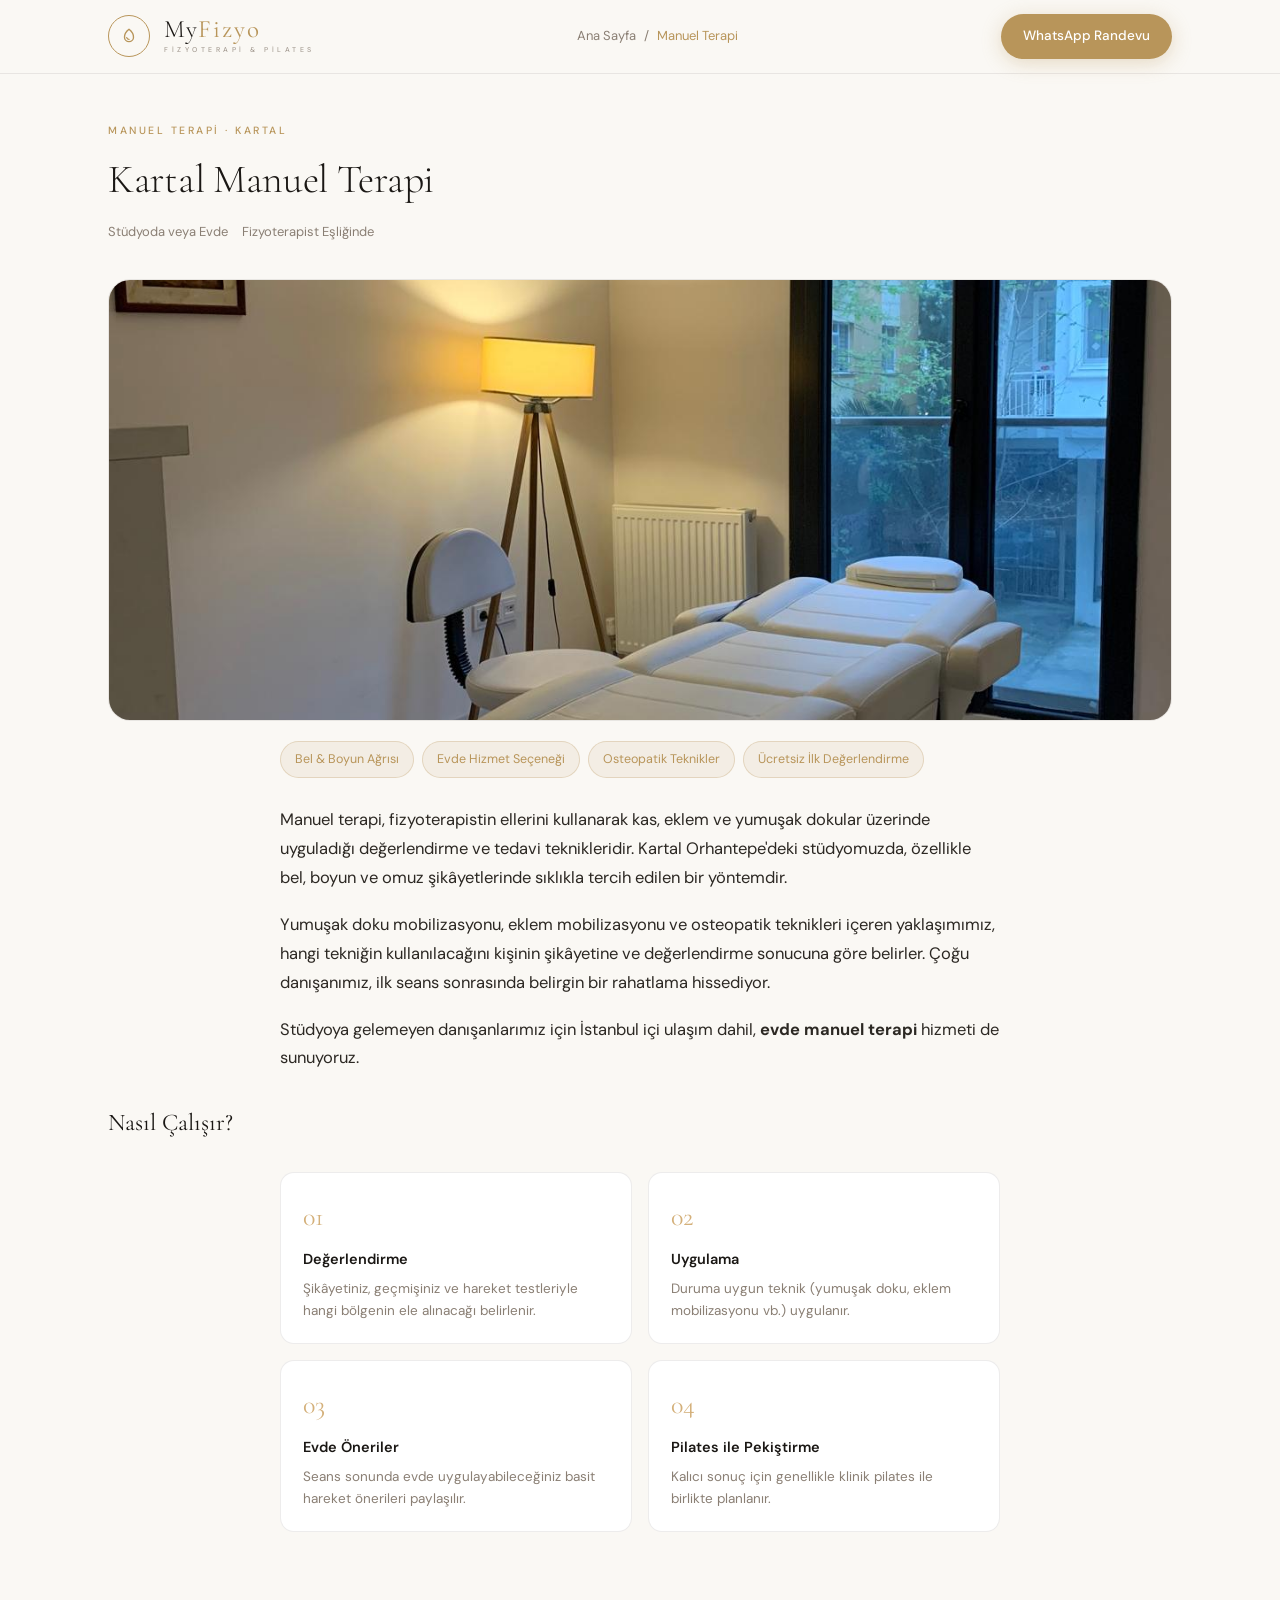
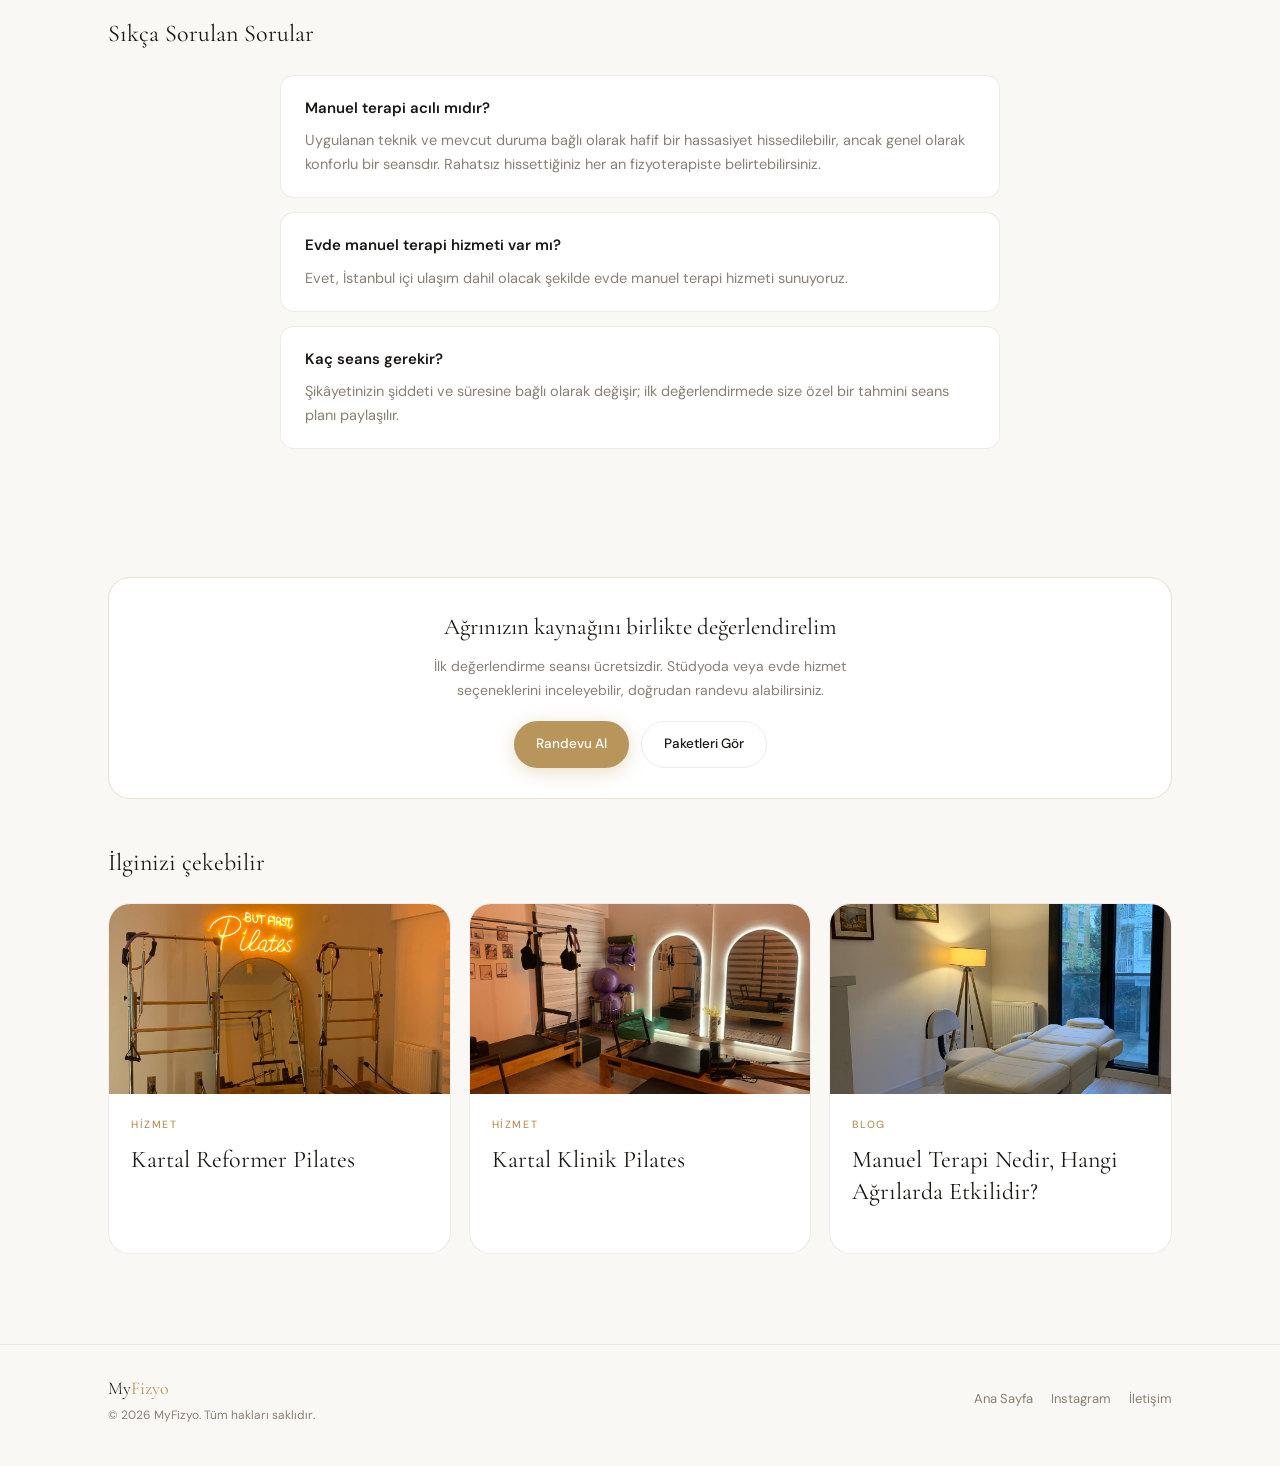
<file: hizmetler/kartal-manuel-terapi.html>
<!doctype html>
<html lang="tr">
<head>
<meta charset="utf-8" />
<meta name="viewport" content="width=device-width, initial-scale=1" />
<title>Kartal Manuel Terapi | MYFizyo</title>
<meta name="description" content="Kartal Orhantepe'de fizyoterapist eşliğinde manuel terapi. Bel, boyun ve omuz ağrılarında hızlı rahatlama. Evde hizmet seçeneği de mevcut." />
<link rel="canonical" href="https://www.myfizyo.com.tr/hizmetler/kartal-manuel-terapi.html" />
<meta property="og:title" content="Kartal Manuel Terapi | MYFizyo" />
<meta property="og:description" content="Bel, boyun ve omuz ağrılarında hızlı rahatlama. Evde hizmet seçeneği de mevcut." />
<meta property="og:type" content="website" />
<meta property="og:image" content="https://www.myfizyo.com.tr/manuel1.jpg" />
<link rel="icon" href="../favicon.ico" />
<link rel="preconnect" href="https://fonts.googleapis.com">
<link rel="preconnect" href="https://fonts.gstatic.com" crossorigin>
<link href="https://fonts.googleapis.com/css2?family=Cormorant+Garamond:ital,wght@0,300;0,400;0,600;1,300;1,400&family=DM+Sans:opsz,wght@9..40,300;9..40,400;9..40,500&display=swap" rel="stylesheet">
<link rel="stylesheet" href="style.css">
<script type="application/ld+json">
{
  "@context": "https://schema.org",
  "@type": "Service",
  "serviceType": "Manuel Terapi",
  "name": "Kartal Manuel Terapi",
  "description": "İstanbul Kartal Orhantepe'de fizyoterapist eşliğinde manuel terapi. Stüdyoda veya evde hizmet seçeneği.",
  "provider": {
    "@type": "MedicalBusiness",
    "name": "MYFizyo",
    "url": "https://www.myfizyo.com.tr/",
    "telephone": "+905537141461",
    "address": {
      "@type": "PostalAddress",
      "streetAddress": "Orhantepe, Alperen Sk. No:1 Daire:7",
      "addressLocality": "Kartal",
      "addressRegion": "İstanbul",
      "postalCode": "34865",
      "addressCountry": "TR"
    }
  },
  "areaServed": { "@type": "City", "name": "Kartal, İstanbul" },
  "url": "https://www.myfizyo.com.tr/hizmetler/kartal-manuel-terapi.html"
}
</script>
<script type="application/ld+json">
{
  "@context": "https://schema.org",
  "@type": "FAQPage",
  "mainEntity": [
    {
      "@type": "Question",
      "name": "Manuel terapi ac\u0131l\u0131 m\u0131d\u0131r?",
      "acceptedAnswer": { "@type": "Answer", "text": "Uygulanan teknik ve mevcut duruma bağl\u0131 olarak hafif bir hassasiyet hissedilebilir, ancak genel olarak konforlu bir seansd\u0131r. Rahats\u0131z hissetti\u011finiz her an fizyoterapiste belirtebilirsiniz." }
    },
    {
      "@type": "Question",
      "name": "Evde manuel terapi hizmeti var m\u0131?",
      "acceptedAnswer": { "@type": "Answer", "text": "Evet, İstanbul i\u00e7i ula\u015f\u0131m dahil olacak \u015fekilde evde manuel terapi hizmeti sunuyoruz." }
    },
    {
      "@type": "Question",
      "name": "Ka\u00e7 seans gerekir?",
      "acceptedAnswer": { "@type": "Answer", "text": "Şik\u00e2yetinizin şiddeti ve s\u00fcresine ba\u011fl\u0131 olarak de\u011fişir; ilk de\u011ferlendirmede size \u00f6zel bir tahmini seans plan\u0131 payla\u015f\u0131l\u0131r." }
    }
  ]
}
</script>
</head>
<body>

<header class="topbar">
  <div class="topbar-inner">
    <a href="../index.html" class="brand">
      <div class="logo-icon"><svg viewBox="0 0 16 16" fill="none"><path d="M8 2C8 2 4 5 4 9C4 11.2 5.8 13 8 13C10.2 13 12 11.2 12 9C12 5 8 2 8 2Z" stroke="#b8955a" stroke-width="1.2" stroke-linejoin="round"/><path d="M6 9.5C6.5 10.5 7.5 11 8 11" stroke="#b8955a" stroke-width="1.2" stroke-linecap="round"/></svg></div>
      <div class="logo-tw"><span class="logo-nm">My<span class="lg">Fizyo</span></span><span class="logo-tg">Fizyoterapi &amp; Pilates</span></div>
    </a>
    <nav class="crumb-nav"><a href="../index.html">Ana Sayfa</a><span>/</span><span style="color:var(--gold)">Manuel Terapi</span></nav>
    <a class="btn btn-gold" href="https://wa.me/905537141461?text=Merhaba!%20Manuel%20terapi%20hakk%C4%B1nda%20bilgi%20almak%20istiyorum." target="_blank" rel="noopener">WhatsApp Randevu</a>
  </div>
</header>

<main class="container">
  <section class="article-hero">
    <div class="article-tag">Manuel Terapi &middot; Kartal</div>
    <h1>Kartal Manuel Terapi</h1>
    <div class="article-meta">
      <span>St&uuml;dyoda veya Evde</span>
      <span>Fizyoterapist E&#351;li&#287;inde</span>
    </div>
    <div class="article-cover"><img src="../manuel1.jpg" alt="MYFizyo Kartal manuel terapi seans&#305;"></div>
  </section>

  <div class="service-chips">
    <span>Bel &amp; Boyun A&#287;r&#305;s&#305;</span>
    <span>Evde Hizmet Se&ccedil;ene&#287;i</span>
    <span>Osteopatik Teknikler</span>
    <span>&Uuml;cretsiz &#304;lk De&#287;erlendirme</span>
  </div>

  <div class="service-intro">
    <p>Manuel terapi, fizyoterapistin ellerini kullanarak kas, eklem ve yumu&#351;ak dokular &uuml;zerinde uygulad&#305;&#287;&#305; de&#287;erlendirme ve tedavi teknikleridir. Kartal Orhantepe'deki st&uuml;dyomuzda, &ouml;zellikle bel, boyun ve omuz &#351;ik&acirc;yetlerinde s&#305;kl&#305;kla tercih edilen bir y&ouml;ntemdir.</p>
    <p>Yumu&#351;ak doku mobilizasyonu, eklem mobilizasyonu ve osteopatik teknikleri i&ccedil;eren yakla&#351;&#305;m&#305;m&#305;z, hangi tekni&#287;in kullan&#305;laca&#287;&#305;n&#305; ki&#351;inin şik&acirc;yetine ve de&#287;erlendirme sonucuna g&ouml;re belirler. &Ccedil;o&#287;u dan&#305;&#351;an&#305;m&#305;z, ilk seans sonras&#305;nda belirgin bir rahatlama hissediyor.</p>
    <p>Stüdyoya gelemeyen dan&#305;&#351;anlar&#305;m&#305;z i&ccedil;in İstanbul i&ccedil;i ula&#351;&#305;m dahil, <strong>evde manuel terapi</strong> hizmeti de sunuyoruz.</p>
  </div>

  <section class="related" style="padding-top:8px">
    <h2>Nas&#305;l &Ccedil;al&#305;&#351;&#305;r?</h2>
    <div class="process-grid">
      <div class="process-step">
        <div class="process-num">01</div>
        <h4>De&#287;erlendirme</h4>
        <p>Şik&acirc;yetiniz, ge&ccedil;mi&#351;iniz ve hareket testleriyle hangi b&ouml;lgenin ele al&#305;naca&#287;&#305; belirlenir.</p>
      </div>
      <div class="process-step">
        <div class="process-num">02</div>
        <h4>Uygulama</h4>
        <p>Duruma uygun teknik (yumu&#351;ak doku, eklem mobilizasyonu vb.) uygulan&#305;r.</p>
      </div>
      <div class="process-step">
        <div class="process-num">03</div>
        <h4>Evde &Ouml;neriler</h4>
        <p>Seans sonunda evde uygulayabilece&#287;iniz basit hareket &ouml;nerileri payla&#351;&#305;l&#305;r.</p>
      </div>
      <div class="process-step">
        <div class="process-num">04</div>
        <h4>Pilates ile Peki&#351;tirme</h4>
        <p>Kal&#305;c&#305; sonu&ccedil; i&ccedil;in genellikle klinik pilates ile birlikte planlan&#305;r.</p>
      </div>
    </div>
  </section>

  <section class="related">
    <h2>S&#305;k&ccedil;a Sorulan Sorular</h2>
    <div class="faq-item">
      <h3>Manuel terapi ac&#305;l&#305; m&#305;d&#305;r?</h3>
      <p>Uygulanan teknik ve mevcut duruma ba&#287;l&#305; olarak hafif bir hassasiyet hissedilebilir, ancak genel olarak konforlu bir seansd&#305;r. Rahats&#305;z hissetti&#287;iniz her an fizyoterapiste belirtebilirsiniz.</p>
    </div>
    <div class="faq-item">
      <h3>Evde manuel terapi hizmeti var m&#305;?</h3>
      <p>Evet, İstanbul i&ccedil;i ula&#351;&#305;m dahil olacak &#351;ekilde evde manuel terapi hizmeti sunuyoruz.</p>
    </div>
    <div class="faq-item">
      <h3>Ka&ccedil; seans gerekir?</h3>
      <p>Şik&acirc;yetinizin &#351;iddeti ve s&uuml;resine ba&#287;l&#305; olarak de&#287;i&#351;ir; ilk de&#287;erlendirmede size &ouml;zel bir tahmini seans plan&#305; payla&#351;&#305;l&#305;r.</p>
    </div>
  </section>

  <div class="article-cta">
    <h3>A&#287;r&#305;n&#305;z&#305;n kayna&#287;&#305;n&#305; birlikte de&#287;erlendirelim</h3>
    <p>&#304;lk de&#287;erlendirme seans&#305; &uuml;cretsizdir. St&uuml;dyoda veya evde hizmet se&ccedil;eneklerini inceleyebilir, do&#287;rudan randevu alabilirsiniz.</p>
    <div style="display:flex;gap:12px;justify-content:center;flex-wrap:wrap">
      <a class="btn btn-gold" href="../index.html#randevu">Randevu Al</a>
      <a class="btn btn-outline" href="../index.html#fiyatlar">Paketleri G&ouml;r</a>
    </div>
  </div>

  <section class="related">
    <h2>&#304;lginizi &ccedil;ekebilir</h2>
    <div class="related-grid">
      <a class="post-card" href="kartal-reformer-pilates.html">
        <img src="../pilates1.jpg" alt="Kartal reformer pilates" loading="lazy">
        <div class="post-card-body"><span class="post-tag">Hizmet</span><h2>Kartal Reformer Pilates</h2></div>
      </a>
      <a class="post-card" href="kartal-klinik-pilates.html">
        <img src="../pilates2.jpg" alt="Kartal klinik pilates" loading="lazy">
        <div class="post-card-body"><span class="post-tag">Hizmet</span><h2>Kartal Klinik Pilates</h2></div>
      </a>
      <a class="post-card" href="../blog/manuel-terapi-nedir-hangi-agrilarda-etkilidir.html">
        <img src="../manuel1.jpg" alt="Manuel terapi nedir" loading="lazy">
        <div class="post-card-body"><span class="post-tag">Blog</span><h2>Manuel Terapi Nedir, Hangi A&#287;r&#305;larda Etkilidir?</h2></div>
      </a>
    </div>
  </section>
</main>

<footer>
  <div class="container">
    <div class="foot">
      <div><div class="foot-brand"><span style="font-weight:300">My</span><span style="color:var(--gold)">Fizyo</span></div><div class="foot-copy">&copy; <span id="year"></span> MyFizyo. T&uuml;m haklar&#305; sakl&#305;d&#305;r.</div></div>
      <div class="foot-links"><a href="../index.html">Ana Sayfa</a><a href="https://instagram.com/my.fizyo" target="_blank" rel="noopener">Instagram</a><a href="../index.html#iletisim">&#304;leti&#351;im</a></div>
    </div>
  </div>
</footer>
<script>document.getElementById("year").textContent = new Date().getFullYear();</script>
</body>
</html>
</file>
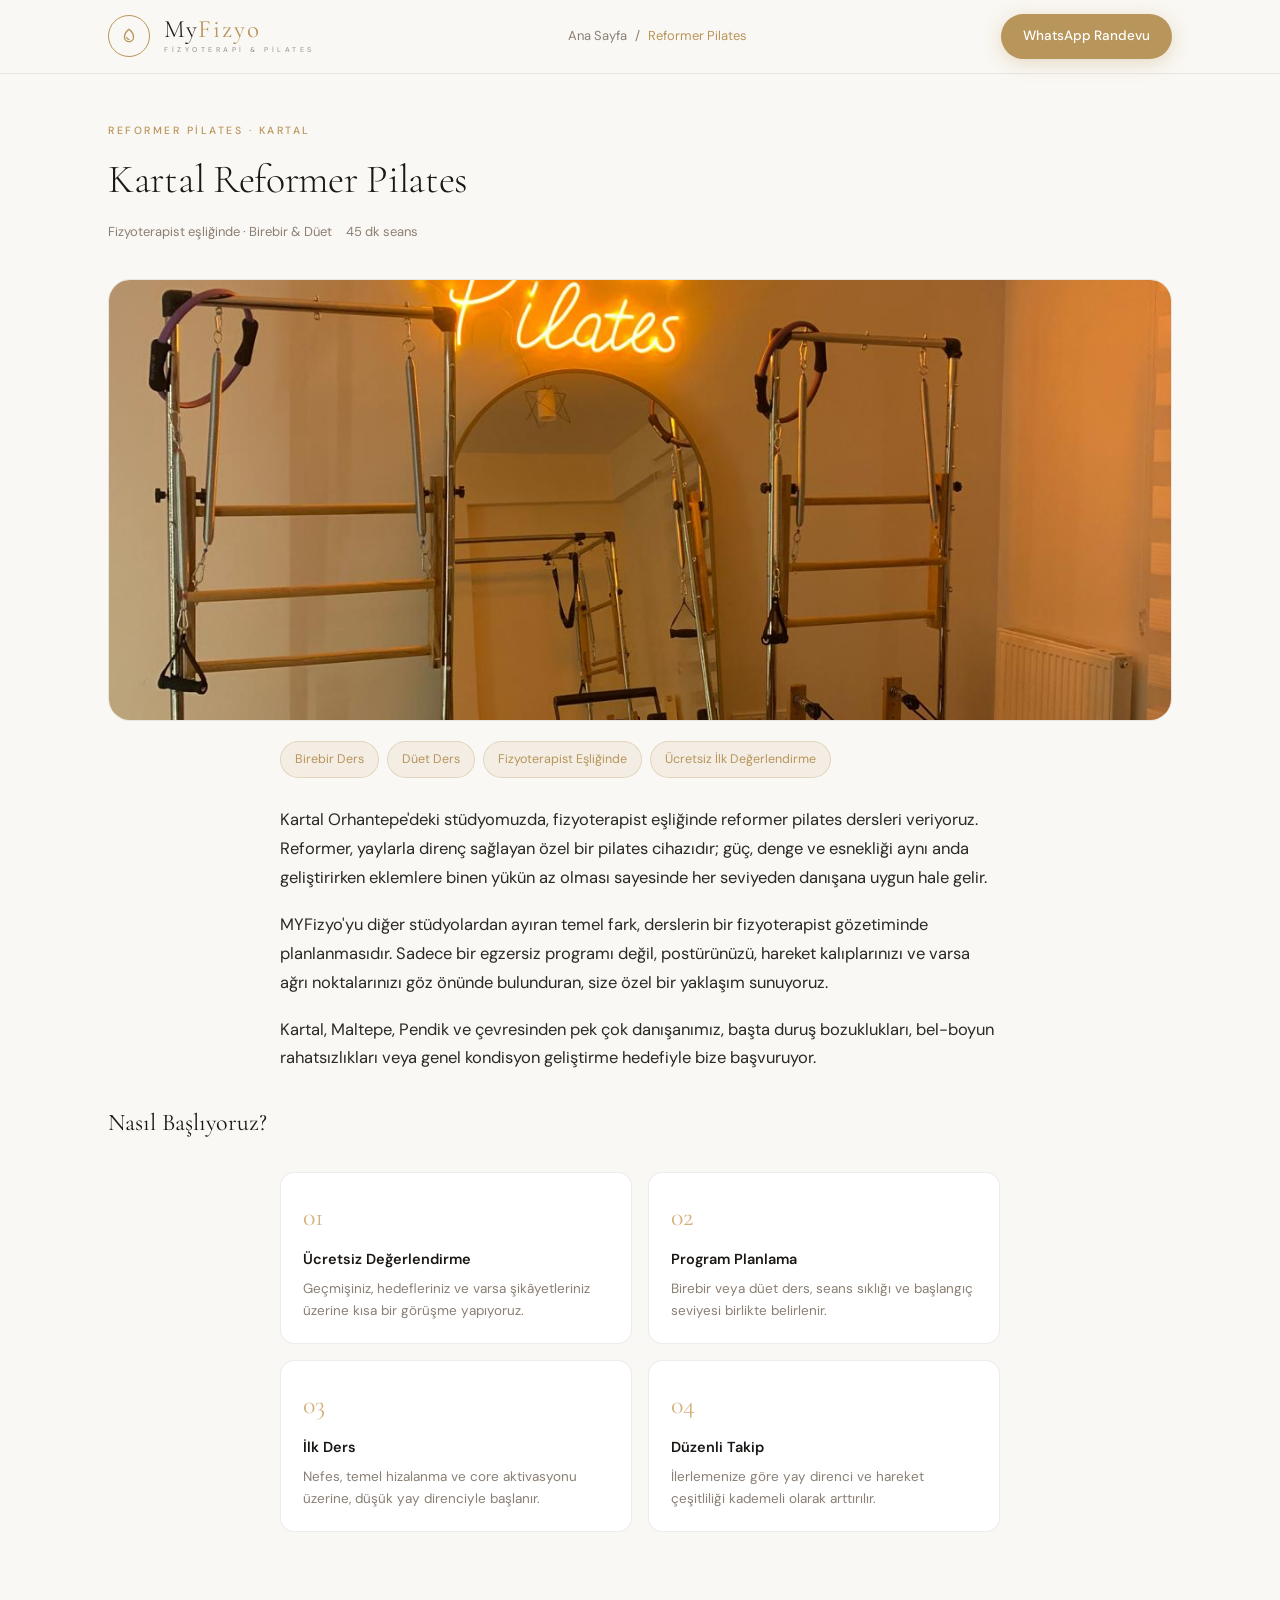
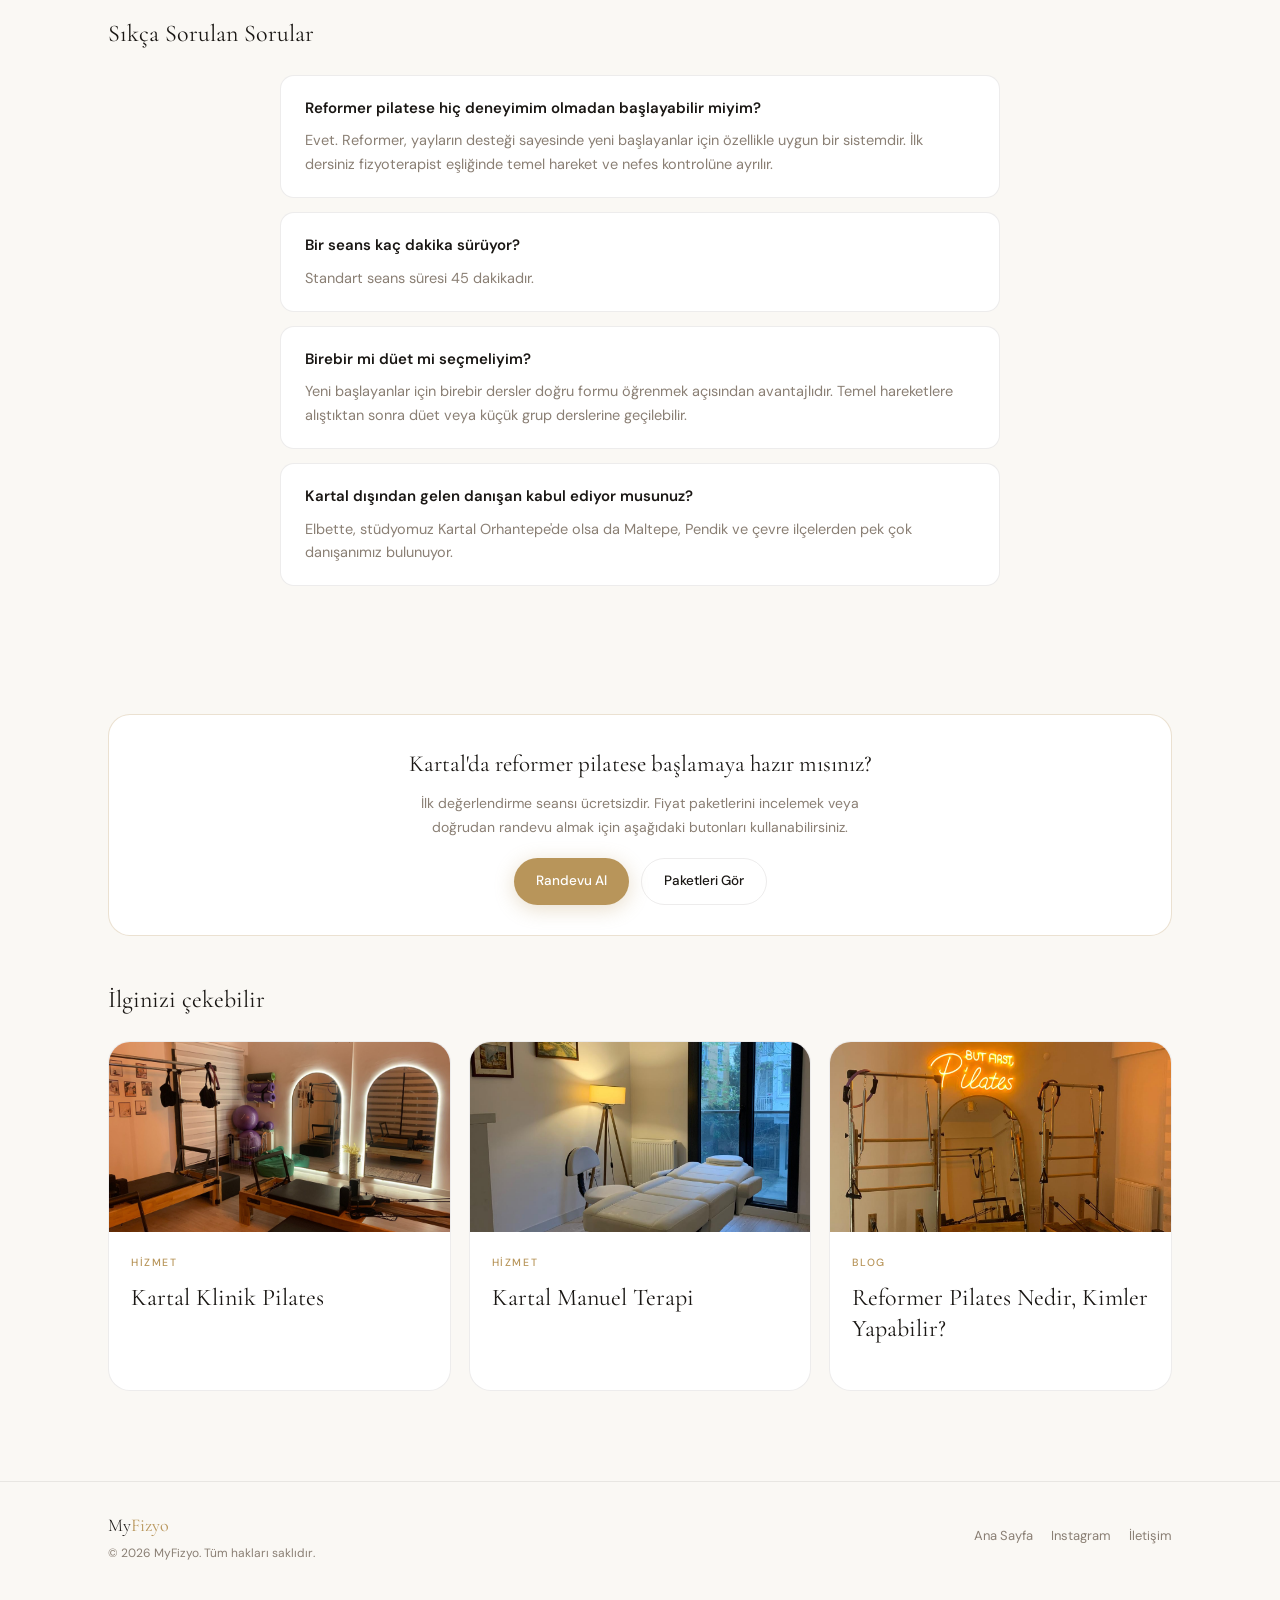
<file: hizmetler/kartal-reformer-pilates.html>
<!doctype html>
<html lang="tr">
<head>
<meta charset="utf-8" />
<meta name="viewport" content="width=device-width, initial-scale=1" />
<title>Kartal Reformer Pilates | MYFizyo</title>
<meta name="description" content="Kartal Orhantepe'de fizyoterapist eşliğinde reformer pilates. Birebir ve düet ders seçenekleri, ücretsiz ilk değerlendirme. MYFizyo ile tanışın." />
<link rel="canonical" href="https://www.myfizyo.com.tr/hizmetler/kartal-reformer-pilates.html" />
<meta property="og:title" content="Kartal Reformer Pilates | MYFizyo" />
<meta property="og:description" content="Kartal Orhantepe'de fizyoterapist eşliğinde reformer pilates. Ücretsiz ilk değerlendirme." />
<meta property="og:type" content="website" />
<meta property="og:image" content="https://www.myfizyo.com.tr/pilates1.jpg" />
<link rel="icon" href="../favicon.ico" />
<link rel="preconnect" href="https://fonts.googleapis.com">
<link rel="preconnect" href="https://fonts.gstatic.com" crossorigin>
<link href="https://fonts.googleapis.com/css2?family=Cormorant+Garamond:ital,wght@0,300;0,400;0,600;1,300;1,400&family=DM+Sans:opsz,wght@9..40,300;9..40,400;9..40,500&display=swap" rel="stylesheet">
<link rel="stylesheet" href="style.css">
<script type="application/ld+json">
{
  "@context": "https://schema.org",
  "@type": "Service",
  "serviceType": "Reformer Pilates",
  "name": "Kartal Reformer Pilates",
  "description": "İstanbul Kartal Orhantepe'de fizyoterapist eşliğinde reformer pilates dersleri. Birebir ve düet seçenekleri.",
  "provider": {
    "@type": "MedicalBusiness",
    "name": "MYFizyo",
    "url": "https://www.myfizyo.com.tr/",
    "telephone": "+905537141461",
    "address": {
      "@type": "PostalAddress",
      "streetAddress": "Orhantepe, Alperen Sk. No:1 Daire:7",
      "addressLocality": "Kartal",
      "addressRegion": "İstanbul",
      "postalCode": "34865",
      "addressCountry": "TR"
    }
  },
  "areaServed": { "@type": "City", "name": "Kartal, İstanbul" },
  "url": "https://www.myfizyo.com.tr/hizmetler/kartal-reformer-pilates.html"
}
</script>
<script type="application/ld+json">
{
  "@context": "https://schema.org",
  "@type": "FAQPage",
  "mainEntity": [
    {
      "@type": "Question",
      "name": "Reformer pilatese hiç deneyimim olmadan başlayabilir miyim?",
      "acceptedAnswer": { "@type": "Answer", "text": "Evet. Reformer, yayların desteği sayesinde yeni başlayanlar için özellikle uygun bir sistemdir. İlk dersiniz fizyoterapist eşliğinde temel hareket ve nefes kontrolüne ayrılır." }
    },
    {
      "@type": "Question",
      "name": "Bir seans kaç dakika sürüyor?",
      "acceptedAnswer": { "@type": "Answer", "text": "Standart seans süresi 45 dakikadır." }
    },
    {
      "@type": "Question",
      "name": "Birebir mi düet mi seçmeliyim?",
      "acceptedAnswer": { "@type": "Answer", "text": "Yeni başlayanlar için birebir dersler doğru formu öğrenmek açısından avantajlıdır. Temel hareketlere alıştıktan sonra düet veya küçük grup derslerine geçilebilir." }
    },
    {
      "@type": "Question",
      "name": "Kartal dışından gelen danışan kabul ediyor musunuz?",
      "acceptedAnswer": { "@type": "Answer", "text": "Elbette, stüdyomuz Kartal Orhantepe'de olsa da Maltepe, Pendik ve çevre ilçelerden pek çok danışanımız bulunuyor." }
    }
  ]
}
</script>
</head>
<body>

<header class="topbar">
  <div class="topbar-inner">
    <a href="../index.html" class="brand">
      <div class="logo-icon"><svg viewBox="0 0 16 16" fill="none"><path d="M8 2C8 2 4 5 4 9C4 11.2 5.8 13 8 13C10.2 13 12 11.2 12 9C12 5 8 2 8 2Z" stroke="#b8955a" stroke-width="1.2" stroke-linejoin="round"/><path d="M6 9.5C6.5 10.5 7.5 11 8 11" stroke="#b8955a" stroke-width="1.2" stroke-linecap="round"/></svg></div>
      <div class="logo-tw"><span class="logo-nm">My<span class="lg">Fizyo</span></span><span class="logo-tg">Fizyoterapi &amp; Pilates</span></div>
    </a>
    <nav class="crumb-nav"><a href="../index.html">Ana Sayfa</a><span>/</span><span style="color:var(--gold)">Reformer Pilates</span></nav>
    <a class="btn btn-gold" href="https://wa.me/905537141461?text=Merhaba!%20Reformer%20pilates%20hakk%C4%B1nda%20bilgi%20almak%20istiyorum." target="_blank" rel="noopener">WhatsApp Randevu</a>
  </div>
</header>

<main class="container">
  <section class="article-hero">
    <div class="article-tag">Reformer Pilates &middot; Kartal</div>
    <h1>Kartal Reformer Pilates</h1>
    <div class="article-meta">
      <span>Fizyoterapist e&#351;li&#287;inde &middot; Birebir &amp; D&uuml;et</span>
      <span>45 dk seans</span>
    </div>
    <div class="article-cover"><img src="../pilates1.jpg" alt="MYFizyo Kartal reformer pilates dersi"></div>
  </section>

  <div class="service-chips">
    <span>Birebir Ders</span>
    <span>D&uuml;et Ders</span>
    <span>Fizyoterapist E&#351;li&#287;inde</span>
    <span>&Uuml;cretsiz &#304;lk De&#287;erlendirme</span>
  </div>

  <div class="service-intro">
    <p>Kartal Orhantepe'deki st&uuml;dyomuzda, fizyoterapist e&#351;li&#287;inde reformer pilates dersleri veriyoruz. Reformer, yaylarla direnç sağlayan &ouml;zel bir pilates cihaz&#305;d&#305;r; g&uuml;&ccedil;, denge ve esnekli&#287;i ayn&#305; anda geli&#351;tirirken eklemlere binen y&uuml;k&uuml;n az olmas&#305; sayesinde her seviyeden dan&#305;&#351;ana uygun hale gelir.</p>
    <p>MYFizyo'yu di&#287;er st&uuml;dyolardan ay&#305;ran temel fark, derslerin bir fizyoterapist g&ouml;zetiminde planlanmas&#305;d&#305;r. Sadece bir egzersiz program&#305; de&#287;il, postür&uuml;n&uuml;z&uuml;, hareket kal&#305;plar&#305;n&#305;z&#305; ve varsa a&#287;r&#305; noktalar&#305;n&#305;z&#305; g&ouml;z &ouml;n&uuml;nde bulunduran, size &ouml;zel bir yakla&#351;&#305;m sunuyoruz.</p>
    <p>Kartal, Maltepe, Pendik ve &ccedil;evresinden pek &ccedil;ok dan&#305;&#351;an&#305;m&#305;z, ba&#351;ta duru&#351; bozukluklar&#305;, bel-boyun rahats&#305;zl&#305;klar&#305; veya genel kondisyon geli&#351;tirme hedefiyle bize ba&#351;vuruyor.</p>
  </div>

  <section class="related" style="padding-top:8px">
    <h2>Nas&#305;l Ba&#351;l&#305;yoruz?</h2>
    <div class="process-grid">
      <div class="process-step">
        <div class="process-num">01</div>
        <h4>&Uuml;cretsiz De&#287;erlendirme</h4>
        <p>Ge&ccedil;mi&#351;iniz, hedefleriniz ve varsa &#351;ik&acirc;yetleriniz &uuml;zerine k&#305;sa bir g&ouml;r&uuml;&#351;me yap&#305;yoruz.</p>
      </div>
      <div class="process-step">
        <div class="process-num">02</div>
        <h4>Program Planlama</h4>
        <p>Birebir veya d&uuml;et ders, seans s&#305;kl&#305;&#287;&#305; ve ba&#351;lang&#305;&ccedil; seviyesi birlikte belirlenir.</p>
      </div>
      <div class="process-step">
        <div class="process-num">03</div>
        <h4>&#304;lk Ders</h4>
        <p>Nefes, temel hizalanma ve core aktivasyonu &uuml;zerine, d&uuml;&#351;&uuml;k yay direnciyle ba&#351;lan&#305;r.</p>
      </div>
      <div class="process-step">
        <div class="process-num">04</div>
        <h4>D&uuml;zenli Takip</h4>
        <p>&#304;lerlemenize g&ouml;re yay direnci ve hareket &ccedil;e&#351;itlili&#287;i kademeli olarak artt&#305;r&#305;l&#305;r.</p>
      </div>
    </div>
  </section>

  <section class="related">
    <h2>S&#305;k&ccedil;a Sorulan Sorular</h2>
    <div class="faq-item">
      <h3>Reformer pilatese hi&ccedil; deneyimim olmadan ba&#351;layabilir miyim?</h3>
      <p>Evet. Reformer, yaylar&#305;n deste&#287;i sayesinde yeni ba&#351;layanlar i&ccedil;in &ouml;zellikle uygun bir sistemdir. &#304;lk dersiniz fizyoterapist e&#351;li&#287;inde temel hareket ve nefes kontrol&uuml;ne ayr&#305;l&#305;r.</p>
    </div>
    <div class="faq-item">
      <h3>Bir seans ka&ccedil; dakika s&uuml;r&uuml;yor?</h3>
      <p>Standart seans s&uuml;resi 45 dakikad&#305;r.</p>
    </div>
    <div class="faq-item">
      <h3>Birebir mi d&uuml;et mi se&ccedil;meliyim?</h3>
      <p>Yeni ba&#351;layanlar i&ccedil;in birebir dersler do&#287;ru formu &ouml;&#287;renmek a&ccedil;&#305;s&#305;ndan avantajl&#305;d&#305;r. Temel hareketlere al&#305;&#351;t&#305;ktan sonra d&uuml;et veya k&uuml;&ccedil;&uuml;k grup derslerine ge&ccedil;ilebilir.</p>
    </div>
    <div class="faq-item">
      <h3>Kartal d&#305;&#351;&#305;ndan gelen dan&#305;&#351;an kabul ediyor musunuz?</h3>
      <p>Elbette, st&uuml;dyomuz Kartal Orhantepe'de olsa da Maltepe, Pendik ve &ccedil;evre il&ccedil;elerden pek &ccedil;ok dan&#305;&#351;an&#305;m&#305;z bulunuyor.</p>
    </div>
  </section>

  <div class="article-cta">
    <h3>Kartal'da reformer pilatese ba&#351;lamaya haz&#305;r m&#305;s&#305;n&#305;z?</h3>
    <p>&#304;lk de&#287;erlendirme seans&#305; &uuml;cretsizdir. Fiyat paketlerini incelemek veya do&#287;rudan randevu almak i&ccedil;in a&#351;a&#287;&#305;daki butonlar&#305; kullanabilirsiniz.</p>
    <div style="display:flex;gap:12px;justify-content:center;flex-wrap:wrap">
      <a class="btn btn-gold" href="../index.html#randevu">Randevu Al</a>
      <a class="btn btn-outline" href="../index.html#fiyatlar">Paketleri G&ouml;r</a>
    </div>
  </div>

  <section class="related">
    <h2>&#304;lginizi &ccedil;ekebilir</h2>
    <div class="related-grid">
      <a class="post-card" href="kartal-klinik-pilates.html">
        <img src="../pilates2.jpg" alt="Kartal klinik pilates" loading="lazy">
        <div class="post-card-body"><span class="post-tag">Hizmet</span><h2>Kartal Klinik Pilates</h2></div>
      </a>
      <a class="post-card" href="kartal-manuel-terapi.html">
        <img src="../manuel1.jpg" alt="Kartal manuel terapi" loading="lazy">
        <div class="post-card-body"><span class="post-tag">Hizmet</span><h2>Kartal Manuel Terapi</h2></div>
      </a>
      <a class="post-card" href="../blog/reformer-pilates-nedir-kimler-yapabilir.html">
        <img src="../pilates1.jpg" alt="Reformer pilates nedir" loading="lazy">
        <div class="post-card-body"><span class="post-tag">Blog</span><h2>Reformer Pilates Nedir, Kimler Yapabilir?</h2></div>
      </a>
    </div>
  </section>
</main>

<footer>
  <div class="container">
    <div class="foot">
      <div><div class="foot-brand"><span style="font-weight:300">My</span><span style="color:var(--gold)">Fizyo</span></div><div class="foot-copy">&copy; <span id="year"></span> MyFizyo. T&uuml;m haklar&#305; sakl&#305;d&#305;r.</div></div>
      <div class="foot-links"><a href="../index.html">Ana Sayfa</a><a href="https://instagram.com/my.fizyo" target="_blank" rel="noopener">Instagram</a><a href="../index.html#iletisim">&#304;leti&#351;im</a></div>
    </div>
  </div>
</footer>
<script>document.getElementById("year").textContent = new Date().getFullYear();</script>
</body>
</html>
</file>
<file: blog/style.css>
/* MyFizyo Blog — ana sitedeki tasarım token'larıyla birebir uyumludur */
:root{--warm-white:#faf8f4;--ink:#1a1714;--muted:#8a7f74;--gold:#b8955a;--gold-light:#d4b07a;--gold-pale:rgba(184,149,90,.10);--gold-border:rgba(184,149,90,.28);--divider:rgba(26,23,20,.08);--card-bg:#fff;--radius-sm:6px;--radius:14px;--radius-lg:22px;--max:1160px;--serif:'Cormorant Garamond',Georgia,serif;--sans:'DM Sans',sans-serif}
*,*::before,*::after{box-sizing:border-box;margin:0;padding:0}
html{scroll-behavior:smooth}
body{font-family:var(--sans);background:var(--warm-white);color:var(--ink);font-size:15.5px;line-height:1.7}
.container{max-width:var(--max);margin:0 auto;padding:0 48px}
@media(max-width:768px){.container{padding:0 20px}}
a{color:inherit}

/* HEADER (ana site ile aynı) */
.topbar{position:sticky;top:0;z-index:100;background:rgba(250,248,244,.96);backdrop-filter:blur(24px);-webkit-backdrop-filter:blur(24px);border-bottom:1px solid var(--divider)}
.topbar-inner{display:flex;align-items:center;justify-content:space-between;padding:14px 48px;max-width:var(--max);margin:0 auto;gap:16px}
@media(max-width:768px){.topbar-inner{padding:14px 20px}}
.brand{text-decoration:none;display:flex;align-items:center;gap:14px}
.logo-icon{width:42px;height:42px;border:1.5px solid var(--gold);border-radius:50%;display:flex;align-items:center;justify-content:center;flex-shrink:0}
.logo-icon svg{width:18px;height:18px}
.logo-tw{display:flex;flex-direction:column;gap:2px}
.logo-nm{font-family:var(--serif);font-size:25px;font-weight:300;letter-spacing:1px;color:var(--ink);line-height:1}
.logo-nm .lg{color:var(--gold);font-weight:400;letter-spacing:2px}
.logo-tg{font-family:var(--sans);font-size:7px;font-weight:500;letter-spacing:3.5px;text-transform:uppercase;color:var(--muted);opacity:.75}
.crumb-nav{display:flex;align-items:center;gap:8px;font-size:13px;color:var(--muted)}
.crumb-nav a{text-decoration:none;transition:color .2s}
.crumb-nav a:hover{color:var(--gold)}
.btn{display:inline-flex;align-items:center;justify-content:center;gap:8px;padding:11px 22px;border-radius:999px;font-family:var(--sans);font-size:13.5px;font-weight:500;text-decoration:none;cursor:pointer;border:none;transition:all .28s cubic-bezier(.22,1,.36,1);white-space:nowrap}
.btn-gold{background:var(--gold);color:#fff;box-shadow:0 4px 20px rgba(184,149,90,.32)}
.btn-gold:hover{background:var(--gold-light);box-shadow:0 8px 36px rgba(184,149,90,.48);transform:translateY(-2px)}
.btn-outline{background:transparent;color:var(--ink);border:1px solid var(--divider)}
.btn-outline:hover{border-color:var(--gold-border);background:var(--gold-pale)}

/* BLOG HERO / LISTING */
.blog-hero{padding:56px 0 8px}
.blog-eyebrow{font-size:10.5px;font-weight:500;letter-spacing:2.5px;text-transform:uppercase;color:var(--gold);margin-bottom:14px}
.blog-hero h1{font-family:var(--serif);font-weight:300;font-size:44px;line-height:1.15;letter-spacing:-.3px;max-width:640px}
.blog-hero p{color:var(--muted);font-size:15.5px;margin-top:14px;max-width:520px}
@media(max-width:640px){.blog-hero h1{font-size:32px}}

.blog-grid{display:grid;grid-template-columns:repeat(3,1fr);gap:22px;padding:44px 0 80px}
@media(max-width:920px){.blog-grid{grid-template-columns:1fr 1fr}}
@media(max-width:640px){.blog-grid{grid-template-columns:1fr}}
.post-card{background:var(--card-bg);border:1px solid var(--divider);border-radius:var(--radius-lg);overflow:hidden;text-decoration:none;color:var(--ink);display:flex;flex-direction:column;transition:transform .3s cubic-bezier(.22,1,.36,1),box-shadow .3s}
.post-card:hover{transform:translateY(-4px);box-shadow:0 20px 48px rgba(26,23,20,.1)}
.post-card img{width:100%;height:190px;object-fit:cover;display:block}
.post-card-body{padding:22px 22px 26px;display:flex;flex-direction:column;gap:10px;flex:1}
.post-tag{font-size:10.5px;font-weight:500;letter-spacing:1.6px;text-transform:uppercase;color:var(--gold)}
.post-card h2{font-family:var(--serif);font-weight:400;font-size:21px;line-height:1.3;color:var(--ink)}
.post-card p{color:var(--muted);font-size:13.5px;line-height:1.65;flex:1}
.post-read{font-size:12.5px;font-weight:500;color:var(--gold);margin-top:4px}

/* ARTICLE PAGE */
.article-hero{padding:48px 0 0}
.article-tag{font-size:10.5px;font-weight:500;letter-spacing:2.5px;text-transform:uppercase;color:var(--gold);margin-bottom:16px}
.article-hero h1{font-family:var(--serif);font-weight:300;font-size:40px;line-height:1.18;letter-spacing:-.3px;max-width:760px}
@media(max-width:640px){.article-hero h1{font-size:28px}}
.article-meta{display:flex;align-items:center;gap:14px;color:var(--muted);font-size:13px;margin-top:18px}
.article-meta span{display:flex;align-items:center;gap:6px}
.article-cover{margin:36px 0 8px;border-radius:var(--radius-lg);overflow:hidden;border:1px solid var(--divider)}
.article-cover img{width:100%;max-height:440px;object-fit:cover;display:block}

.article-body{max-width:720px;margin:0 auto;padding:24px 0 60px}
.article-body p{margin-bottom:20px;font-size:16px;color:#2c2823}
.article-body h2{font-family:var(--serif);font-weight:400;font-size:27px;color:var(--ink);margin:40px 0 16px;line-height:1.25}
.article-body h3{font-family:var(--sans);font-weight:600;font-size:16px;color:var(--ink);margin:26px 0 10px}
.article-body ul,.article-body ol{margin:0 0 20px 22px}
.article-body li{margin-bottom:9px;font-size:16px;color:#2c2823;line-height:1.65}
.article-body strong{font-weight:600;color:var(--ink)}
.article-cta{margin:44px 0;padding:30px;background:var(--card-bg);border:1px solid var(--gold-border);border-radius:var(--radius-lg);text-align:center}
.article-cta h3{font-family:var(--serif);font-weight:400;font-size:23px;margin-bottom:8px}
.article-cta p{color:var(--muted);font-size:14px;margin-bottom:18px;max-width:440px;margin-left:auto;margin-right:auto}
.article-disclaimer{font-size:12.5px;color:var(--muted);border-top:1px solid var(--divider);padding-top:16px;margin-top:36px;line-height:1.7}

/* RELATED */
.related{padding:0 0 70px}
.related h2{font-family:var(--serif);font-weight:400;font-size:24px;margin-bottom:20px}
.related-grid{display:grid;grid-template-columns:repeat(3,1fr);gap:18px}
@media(max-width:768px){.related-grid{grid-template-columns:1fr}}

footer{padding:28px 0 40px;border-top:1px solid var(--divider);margin-top:20px}
.foot{display:flex;align-items:center;justify-content:space-between;flex-wrap:wrap;gap:14px}
.foot-brand{font-family:var(--serif);font-size:18px}
.foot-copy{font-size:12px;color:var(--muted);margin-top:2px}
.foot-links{display:flex;gap:18px}
.foot-links a{font-size:13px;color:var(--muted);text-decoration:none}
.foot-links a:hover{color:var(--gold)}
</file>
<file: hizmetler/style.css>
/* MyFizyo Blog — ana sitedeki tasarım token'larıyla birebir uyumludur */
:root{--warm-white:#faf8f4;--ink:#1a1714;--muted:#8a7f74;--gold:#b8955a;--gold-light:#d4b07a;--gold-pale:rgba(184,149,90,.10);--gold-border:rgba(184,149,90,.28);--divider:rgba(26,23,20,.08);--card-bg:#fff;--radius-sm:6px;--radius:14px;--radius-lg:22px;--max:1160px;--serif:'Cormorant Garamond',Georgia,serif;--sans:'DM Sans',sans-serif}
*,*::before,*::after{box-sizing:border-box;margin:0;padding:0}
html{scroll-behavior:smooth}
body{font-family:var(--sans);background:var(--warm-white);color:var(--ink);font-size:15.5px;line-height:1.7}
.container{max-width:var(--max);margin:0 auto;padding:0 48px}
@media(max-width:768px){.container{padding:0 20px}}
a{color:inherit}

/* HEADER (ana site ile aynı) */
.topbar{position:sticky;top:0;z-index:100;background:rgba(250,248,244,.96);backdrop-filter:blur(24px);-webkit-backdrop-filter:blur(24px);border-bottom:1px solid var(--divider)}
.topbar-inner{display:flex;align-items:center;justify-content:space-between;padding:14px 48px;max-width:var(--max);margin:0 auto;gap:16px}
@media(max-width:768px){.topbar-inner{padding:14px 20px}}
.brand{text-decoration:none;display:flex;align-items:center;gap:14px}
.logo-icon{width:42px;height:42px;border:1.5px solid var(--gold);border-radius:50%;display:flex;align-items:center;justify-content:center;flex-shrink:0}
.logo-icon svg{width:18px;height:18px}
.logo-tw{display:flex;flex-direction:column;gap:2px}
.logo-nm{font-family:var(--serif);font-size:25px;font-weight:300;letter-spacing:1px;color:var(--ink);line-height:1}
.logo-nm .lg{color:var(--gold);font-weight:400;letter-spacing:2px}
.logo-tg{font-family:var(--sans);font-size:7px;font-weight:500;letter-spacing:3.5px;text-transform:uppercase;color:var(--muted);opacity:.75}
.crumb-nav{display:flex;align-items:center;gap:8px;font-size:13px;color:var(--muted)}
.crumb-nav a{text-decoration:none;transition:color .2s}
.crumb-nav a:hover{color:var(--gold)}
.btn{display:inline-flex;align-items:center;justify-content:center;gap:8px;padding:11px 22px;border-radius:999px;font-family:var(--sans);font-size:13.5px;font-weight:500;text-decoration:none;cursor:pointer;border:none;transition:all .28s cubic-bezier(.22,1,.36,1);white-space:nowrap}
.btn-gold{background:var(--gold);color:#fff;box-shadow:0 4px 20px rgba(184,149,90,.32)}
.btn-gold:hover{background:var(--gold-light);box-shadow:0 8px 36px rgba(184,149,90,.48);transform:translateY(-2px)}
.btn-outline{background:transparent;color:var(--ink);border:1px solid var(--divider)}
.btn-outline:hover{border-color:var(--gold-border);background:var(--gold-pale)}

/* BLOG HERO / LISTING */
.blog-hero{padding:56px 0 8px}
.blog-eyebrow{font-size:10.5px;font-weight:500;letter-spacing:2.5px;text-transform:uppercase;color:var(--gold);margin-bottom:14px}
.blog-hero h1{font-family:var(--serif);font-weight:300;font-size:44px;line-height:1.15;letter-spacing:-.3px;max-width:640px}
.blog-hero p{color:var(--muted);font-size:15.5px;margin-top:14px;max-width:520px}
@media(max-width:640px){.blog-hero h1{font-size:32px}}

.blog-grid{display:grid;grid-template-columns:repeat(3,1fr);gap:22px;padding:44px 0 80px}
@media(max-width:920px){.blog-grid{grid-template-columns:1fr 1fr}}
@media(max-width:640px){.blog-grid{grid-template-columns:1fr}}
.post-card{background:var(--card-bg);border:1px solid var(--divider);border-radius:var(--radius-lg);overflow:hidden;text-decoration:none;color:var(--ink);display:flex;flex-direction:column;transition:transform .3s cubic-bezier(.22,1,.36,1),box-shadow .3s}
.post-card:hover{transform:translateY(-4px);box-shadow:0 20px 48px rgba(26,23,20,.1)}
.post-card img{width:100%;height:190px;object-fit:cover;display:block}
.post-card-body{padding:22px 22px 26px;display:flex;flex-direction:column;gap:10px;flex:1}
.post-tag{font-size:10.5px;font-weight:500;letter-spacing:1.6px;text-transform:uppercase;color:var(--gold)}
.post-card h2{font-family:var(--serif);font-weight:400;font-size:21px;line-height:1.3;color:var(--ink)}
.post-card p{color:var(--muted);font-size:13.5px;line-height:1.65;flex:1}
.post-read{font-size:12.5px;font-weight:500;color:var(--gold);margin-top:4px}

/* ARTICLE PAGE */
.article-hero{padding:48px 0 0}
.article-tag{font-size:10.5px;font-weight:500;letter-spacing:2.5px;text-transform:uppercase;color:var(--gold);margin-bottom:16px}
.article-hero h1{font-family:var(--serif);font-weight:300;font-size:40px;line-height:1.18;letter-spacing:-.3px;max-width:760px}
@media(max-width:640px){.article-hero h1{font-size:28px}}
.article-meta{display:flex;align-items:center;gap:14px;color:var(--muted);font-size:13px;margin-top:18px}
.article-meta span{display:flex;align-items:center;gap:6px}
.article-cover{margin:36px 0 8px;border-radius:var(--radius-lg);overflow:hidden;border:1px solid var(--divider)}
.article-cover img{width:100%;max-height:440px;object-fit:cover;display:block}

.article-body{max-width:720px;margin:0 auto;padding:24px 0 60px}
.article-body p{margin-bottom:20px;font-size:16px;color:#2c2823}
.article-body h2{font-family:var(--serif);font-weight:400;font-size:27px;color:var(--ink);margin:40px 0 16px;line-height:1.25}
.article-body h3{font-family:var(--sans);font-weight:600;font-size:16px;color:var(--ink);margin:26px 0 10px}
.article-body ul,.article-body ol{margin:0 0 20px 22px}
.article-body li{margin-bottom:9px;font-size:16px;color:#2c2823;line-height:1.65}
.article-body strong{font-weight:600;color:var(--ink)}
.article-cta{margin:44px 0;padding:30px;background:var(--card-bg);border:1px solid var(--gold-border);border-radius:var(--radius-lg);text-align:center}
.article-cta h3{font-family:var(--serif);font-weight:400;font-size:23px;margin-bottom:8px}
.article-cta p{color:var(--muted);font-size:14px;margin-bottom:18px;max-width:440px;margin-left:auto;margin-right:auto}
.article-disclaimer{font-size:12.5px;color:var(--muted);border-top:1px solid var(--divider);padding-top:16px;margin-top:36px;line-height:1.7}

/* RELATED */
.related{padding:0 0 70px}
.related h2{font-family:var(--serif);font-weight:400;font-size:24px;margin-bottom:20px}
.related-grid{display:grid;grid-template-columns:repeat(3,1fr);gap:18px}
@media(max-width:768px){.related-grid{grid-template-columns:1fr}}

footer{padding:28px 0 40px;border-top:1px solid var(--divider);margin-top:20px}
.foot{display:flex;align-items:center;justify-content:space-between;flex-wrap:wrap;gap:14px}
.foot-brand{font-family:var(--serif);font-size:18px}
.foot-copy{font-size:12px;color:var(--muted);margin-top:2px}
.foot-links{display:flex;gap:18px}
.foot-links a{font-size:13px;color:var(--muted);text-decoration:none}
.foot-links a:hover{color:var(--gold)}

/* SERVICE PAGE EXTRAS */
.service-intro{max-width:720px;margin:0 auto;padding:8px 0 4px}
.service-intro p{font-size:16.5px;color:#2c2823;line-height:1.75;margin-bottom:18px}
.process-grid{max-width:720px;margin:0 auto;display:grid;grid-template-columns:repeat(2,1fr);gap:16px;padding:8px 0 12px}
@media(max-width:640px){.process-grid{grid-template-columns:1fr}}
.process-step{background:var(--card-bg);border:1px solid var(--divider);border-radius:var(--radius);padding:22px}
.process-num{font-family:var(--serif);font-size:26px;color:var(--gold-light);margin-bottom:8px}
.process-step h4{font-family:var(--sans);font-weight:600;font-size:14.5px;color:var(--ink);margin-bottom:6px}
.process-step p{font-size:13.5px;color:var(--muted);line-height:1.6}
.faq-item{max-width:720px;margin:0 auto 14px;border:1px solid var(--divider);border-radius:var(--radius);padding:20px 24px;background:var(--card-bg)}
.faq-item h3{font-family:var(--sans);font-weight:600;font-size:15px;color:var(--ink);margin-bottom:8px}
.faq-item p{font-size:14.5px;color:var(--muted);line-height:1.65;margin:0}
.service-chips{display:flex;flex-wrap:wrap;gap:8px;max-width:720px;margin:20px auto}
.service-chips span{font-size:12.5px;padding:7px 14px;border:1px solid var(--gold-border);border-radius:999px;color:var(--gold);background:var(--gold-pale)}
</file>
